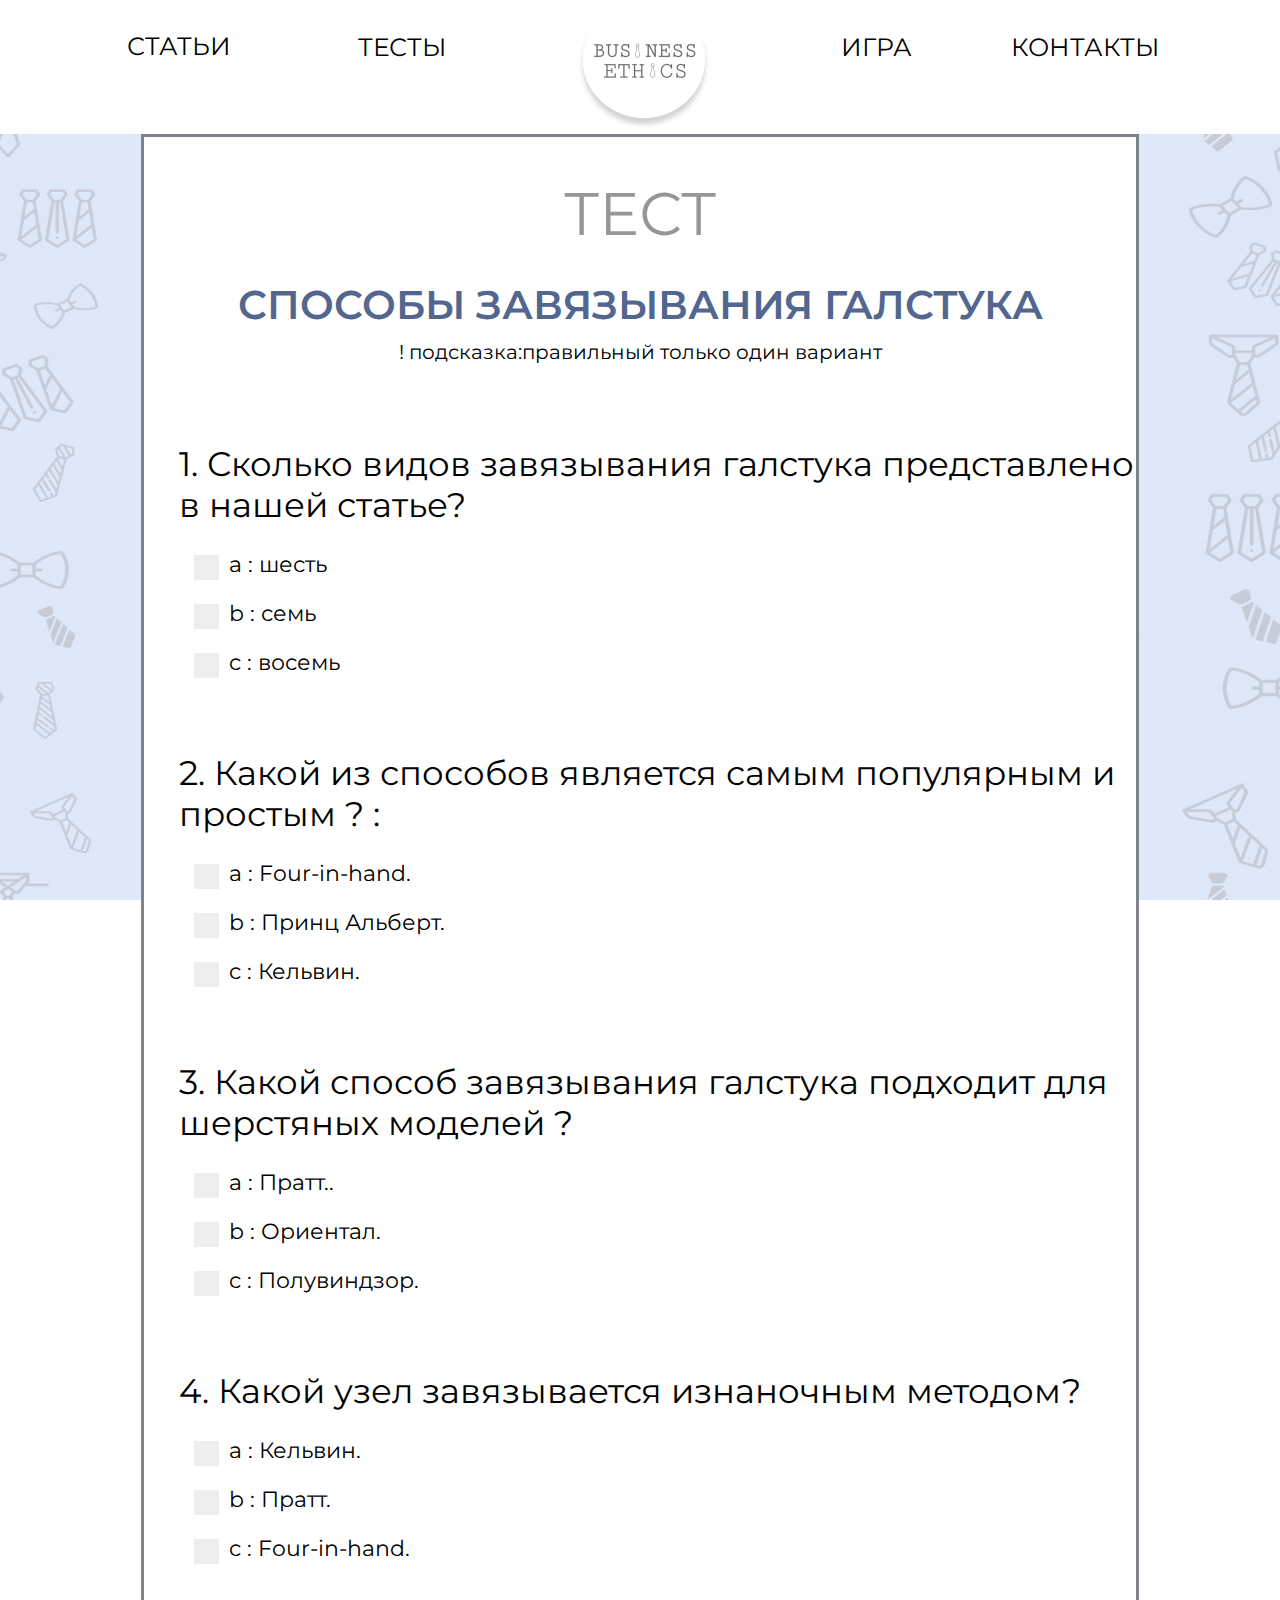
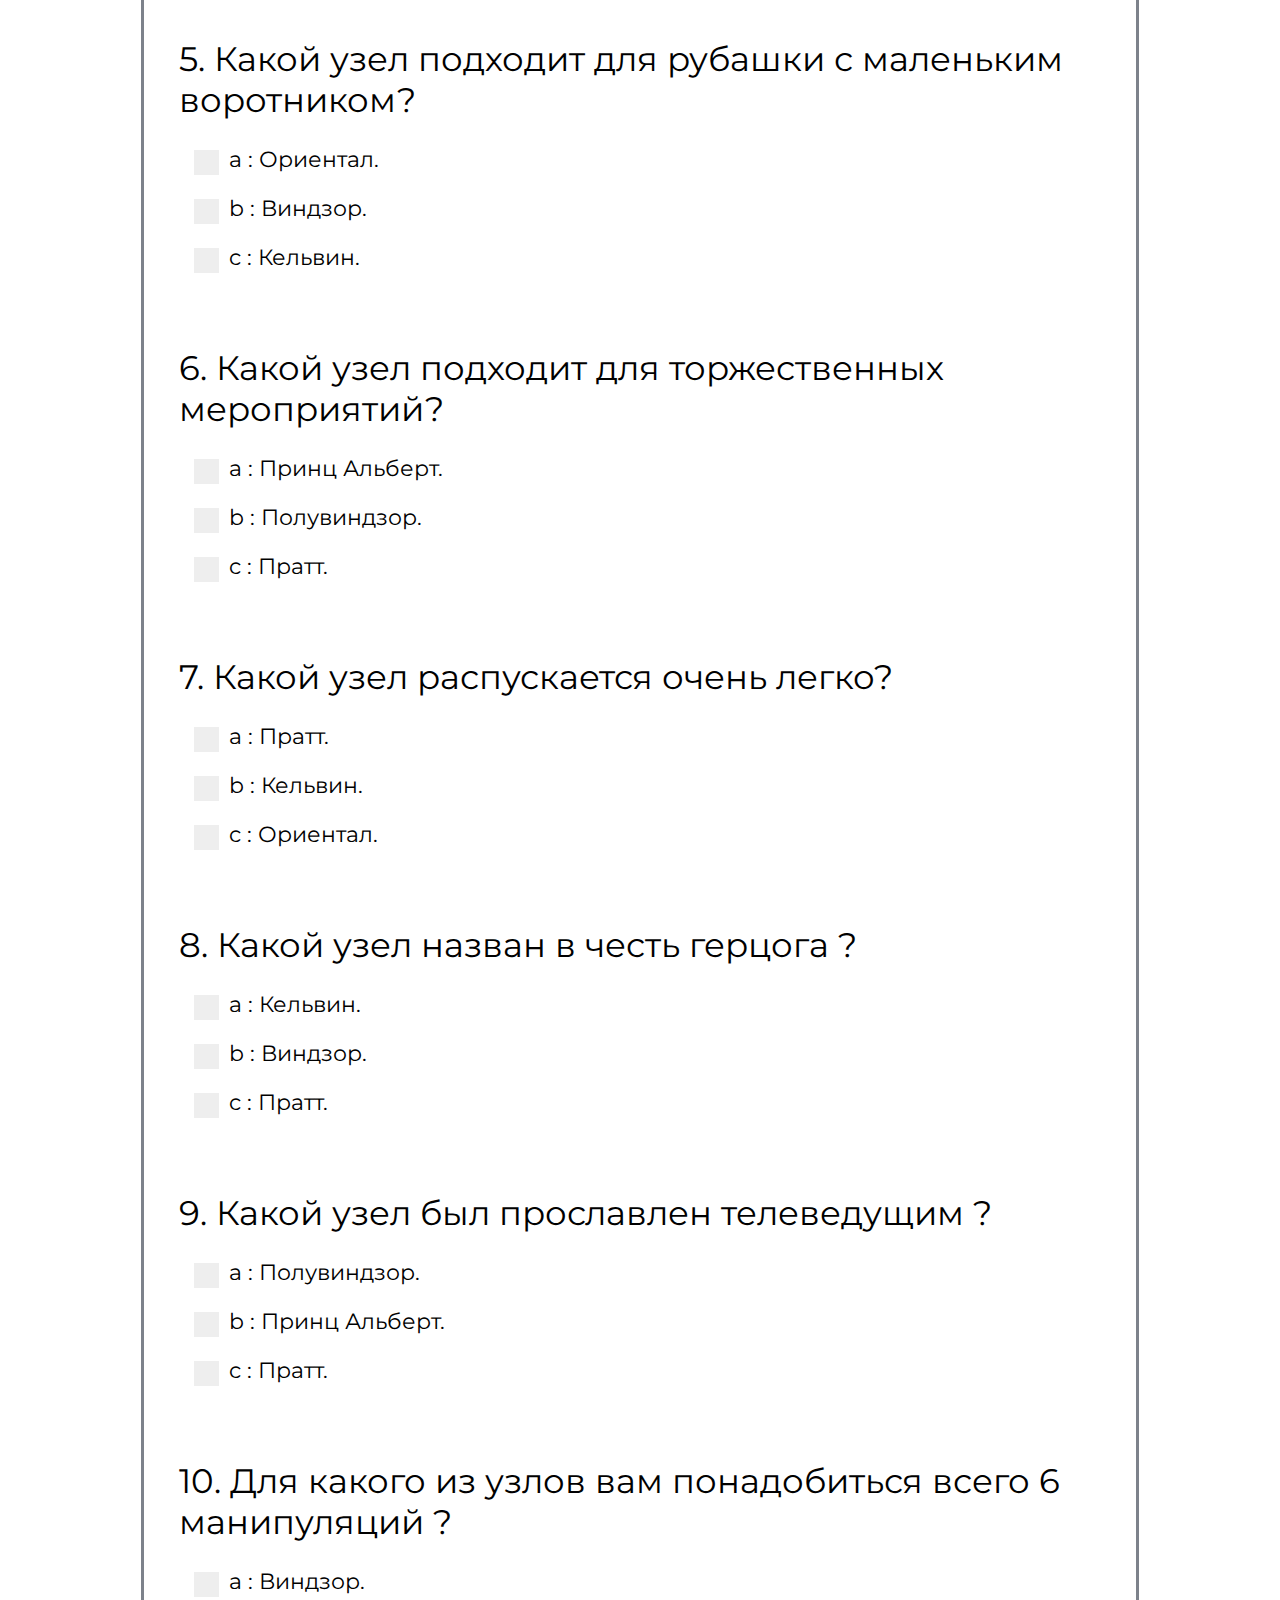
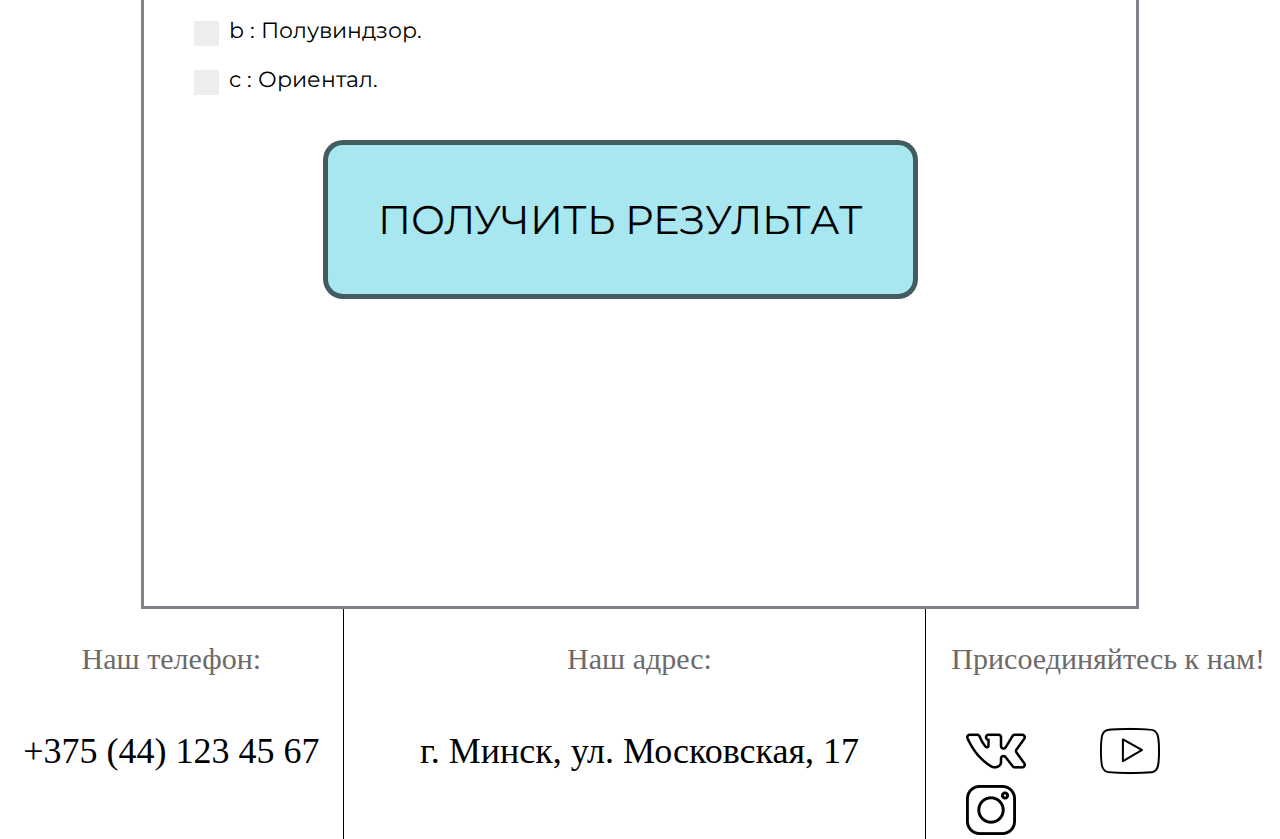
<file: t1/index.html>
<!DOCTYPE html>
<html lang="en" >
<head>
  <meta charset="UTF-8">
  <title>Тест №1</title>
  <link rel="stylesheet" href="./style.css">
  <meta name="viewport" content="width=device-width">
  <link rel="preconnect" href="https://fonts.googleapis.com">
  <link rel="preconnect" href="https://fonts.gstatic.com" crossorigin>
  <link href="https://fonts.googleapis.com/css2?family=Montserrat:wght@100;200;300;400;500;600;700;800;900&display=swap" rel="stylesheet">

</head>

    <!-- навигация -->
    <header>
  	  <nav>
  	    <div class="block1">
  	      <div class="article">
  	   <button class="article1">Статьи
  	   </button>
       <div class="article-content">
         <a href="../st1/galstyki.html" class="article11">статья №1  </a>
         <a href="../st2/women.html" class="article11">статья №2  </a>
         <a href="../st3/kostymman.html" class="article11">статья №3  </a>
         <a href="../st4/serverovka.html" class="article11">статья №4  </a>
         <a href="../st5/man.html" class="article11">статья №5  </a>
        </div>
  	  </div>
  	      <a href="#test">тесты</a>
  	    </div>
  		<div class="logo">
  			<img src="../img_links/log.png" width="134" height="130" >
  		</div>
  	    <div class="block2">
  	  <a href="#game" class="game">игра</a>
  	  <a href="../contacts/contacts.html">контакты</a>
  	    </div>
  	  </nav>
  	</header>

  <body>
	<div class="main">
  <h1>тест</h1>
  <h2>СПОСОБЫ ЗАВЯЗЫВАНИЯ ГАЛСТУКА</h2>
  <h3>! подсказка:правильный только один вариант</h3>
  <div id="quiz"></div>
  <button id="submit">Получить результат </button>
  <div id="results"></div>
    <script  src="./script.js"></script>
</div>

<footer>
  <div>
    <div class="block">
      <p class="stage1">Наш телефон:</p>
      <p>+375 (44) 123 45 67</p>
    </div>
    <div class="block">
      <p class="stage1">Наш адрес:</p>
      <p>г. Минск, ул. Московская, 17</p>
    </div>
    <div class="block2">
      <p class="stage1">Присоединяйтесь к нам!</p>
      <img src="../img_links/vk.png" alt="vk">
      <img src="../img_links/youtube.png" alt="youtube">
      <img src="../img_links/instagram.png" alt="instagram" class="instagram">


    </div>
  </div>
</footer>

  </body>
</html>
</file>
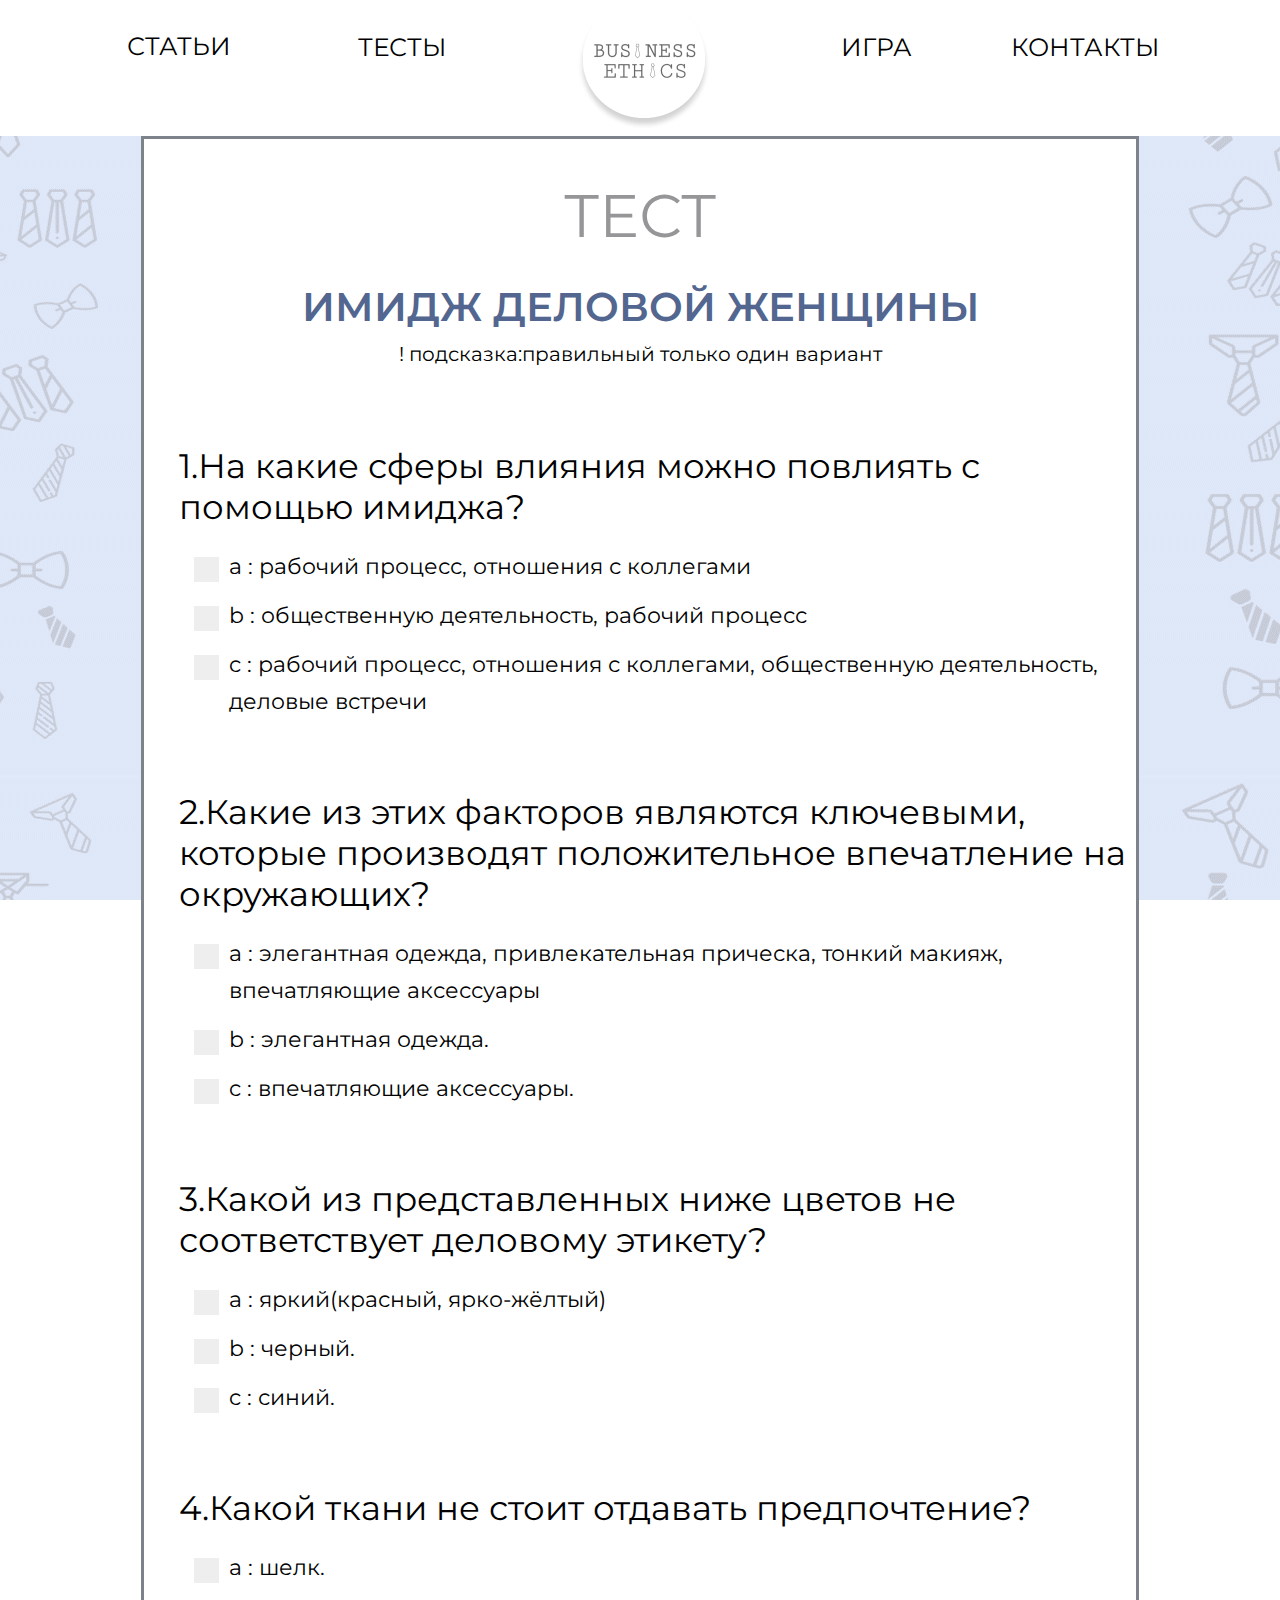
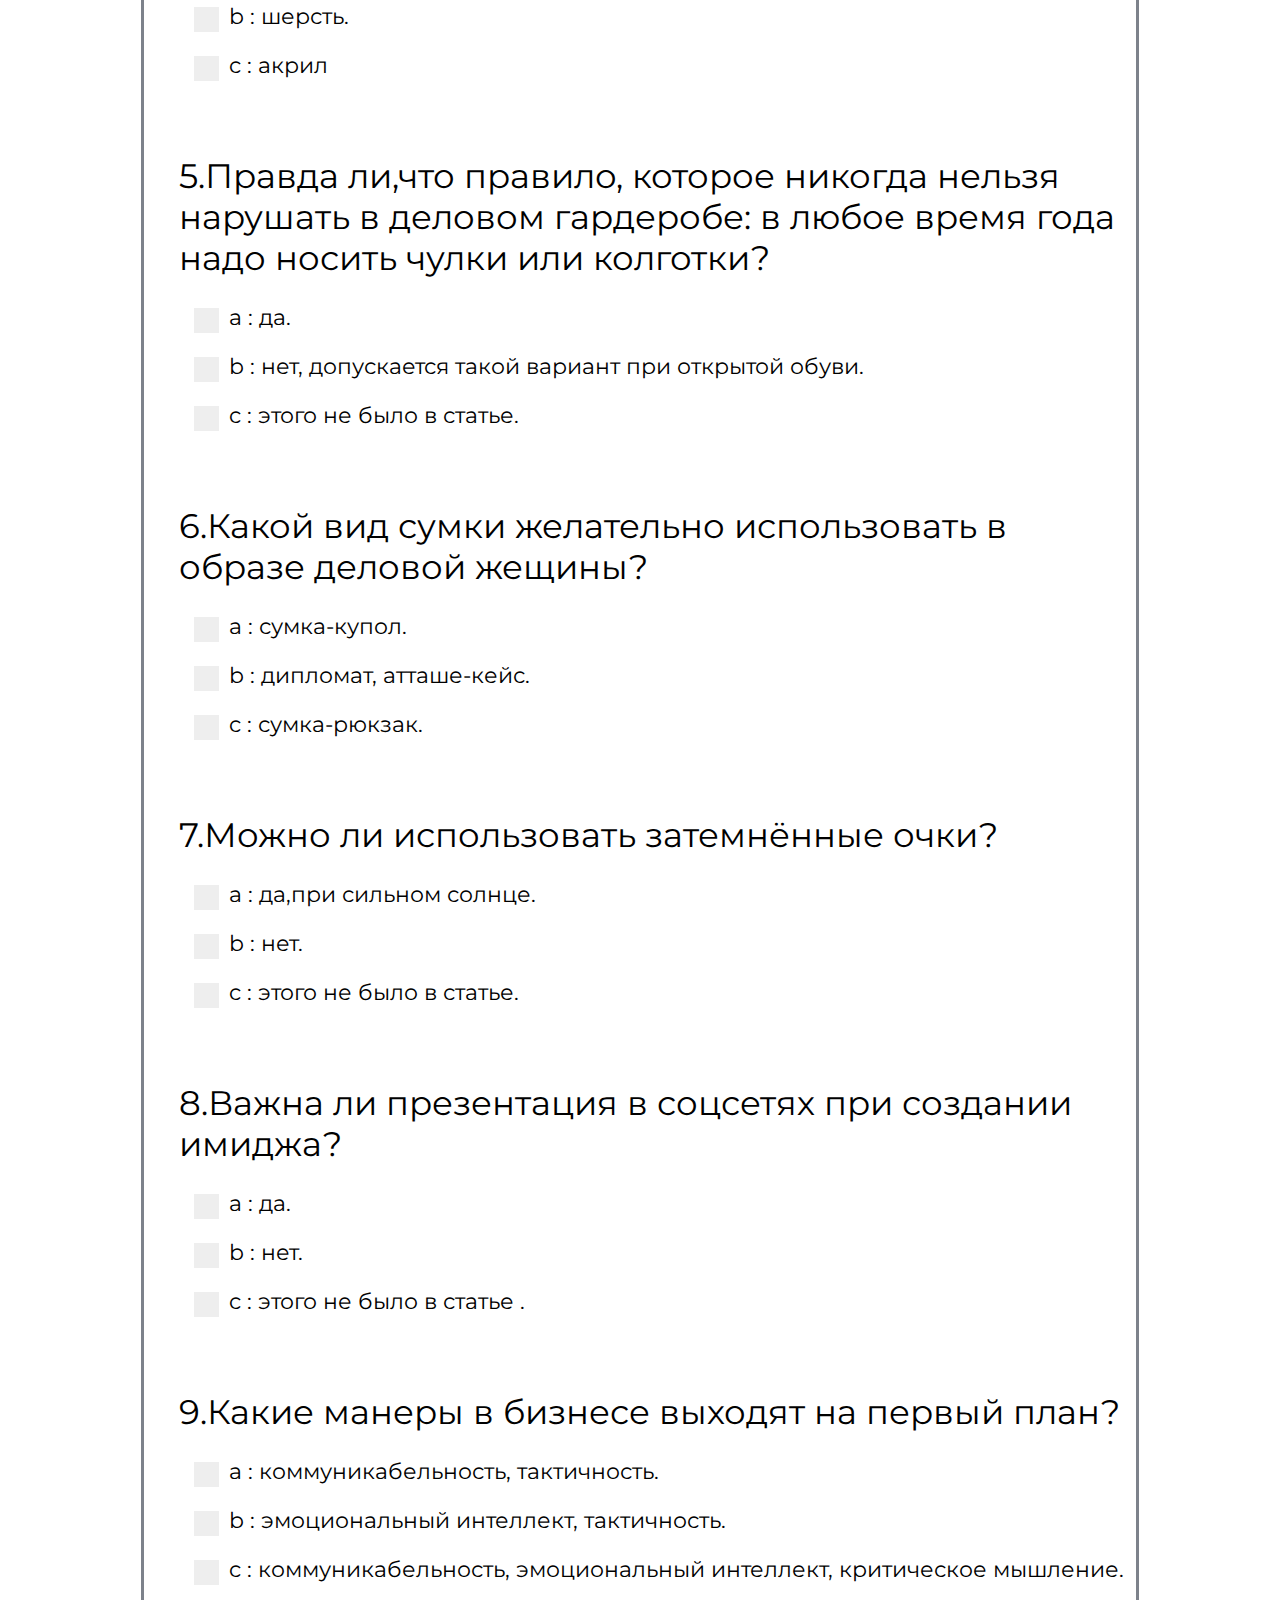
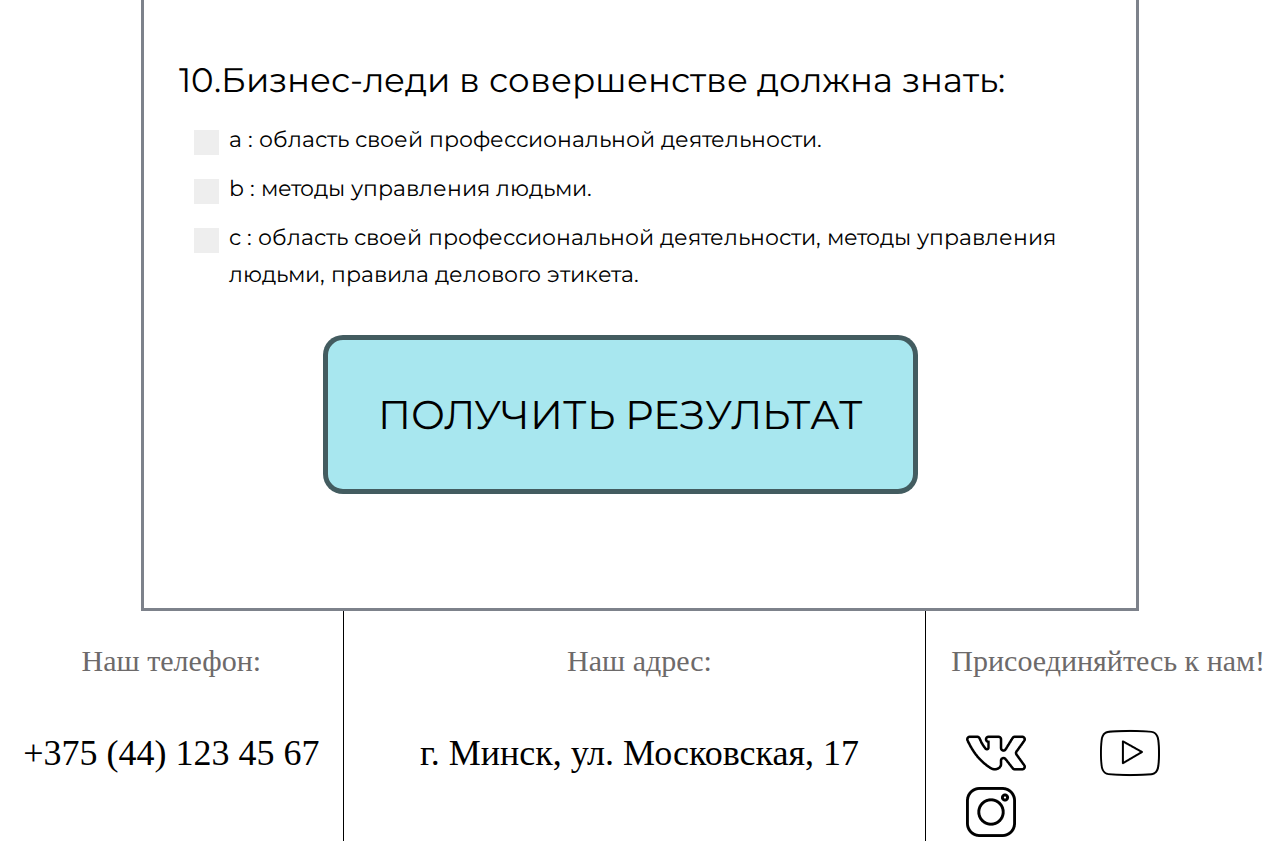
<file: t2/index.html>
<!DOCTYPE html>
<html lang="en" >
<head>
  <meta charset="UTF-8">
  <title>Тест №2</title>
  <link rel="stylesheet" href="./style.css">
  <meta name="viewport" content="width=device-width">
  <link rel="preconnect" href="https://fonts.googleapis.com">
  <link rel="preconnect" href="https://fonts.gstatic.com" crossorigin>
  <link href="https://fonts.googleapis.com/css2?family=Montserrat:wght@100;200;300;400;500;600;700;800;900&display=swap" rel="stylesheet">

</head>

    <!-- навигация -->
    <header>
      <nav>
        <div class="block1">
          <div class="article">
       <button class="article1">Статьи
       </button>
       <div class="article-content">
         <a href="../st1/galstyki.html" class="article11">статья №1  </a>
         <a href="../st2/women.html" class="article11">статья №2  </a>
         <a href="../st3/kostymman.html" class="article11">статья №3  </a>
         <a href="../st4/serverovka.html" class="article11">статья №4  </a>
         <a href="../st5/man.html" class="article11">статья №5  </a>
      </div>
      </div>
          <a href="#test">тесты</a>
        </div>
      <div class="logo">

        <a href="../index.html"><img src="../img_links/log.png" width="134" height="130"></a>

      </div>
        <div class="block2">
      <a href="#game" class="game">игра</a>

      <a href="../contacts/contacts.html">контакты</a>
        </div>
      </nav>
    </header>

  <body>
	<div class="main">
  <h1>тест</h1>
  <h2>ИМИДЖ ДЕЛОВОЙ ЖЕНЩИНЫ</h2>
  <h3>! подсказка:правильный только один вариант</h3>
  <div id="quiz"></div>
  <button id="submit">Получить результат </button>
  <div id="results"></div>
    <script  src="./script.js"></script>
</div>

<footer>
  <div>
    <div class="block">
      <p class="stage1">Наш телефон:</p>
      <p>+375 (44) 123 45 67</p>
    </div>
    <div class="block">
      <p class="stage1">Наш адрес:</p>
      <p>г. Минск, ул. Московская, 17</p>
    </div>
    <div class="block2">
      <p class="stage1">Присоединяйтесь к нам!</p>
      <img src="../img_links/vk.png" alt="vk">
      <img src="../img_links/youtube.png" alt="youtube">
      <img src="../img_links/instagram.png" alt="instagram" class="instagram">


    </div>
  </div>
</footer>

  </body>
</html>
</file>
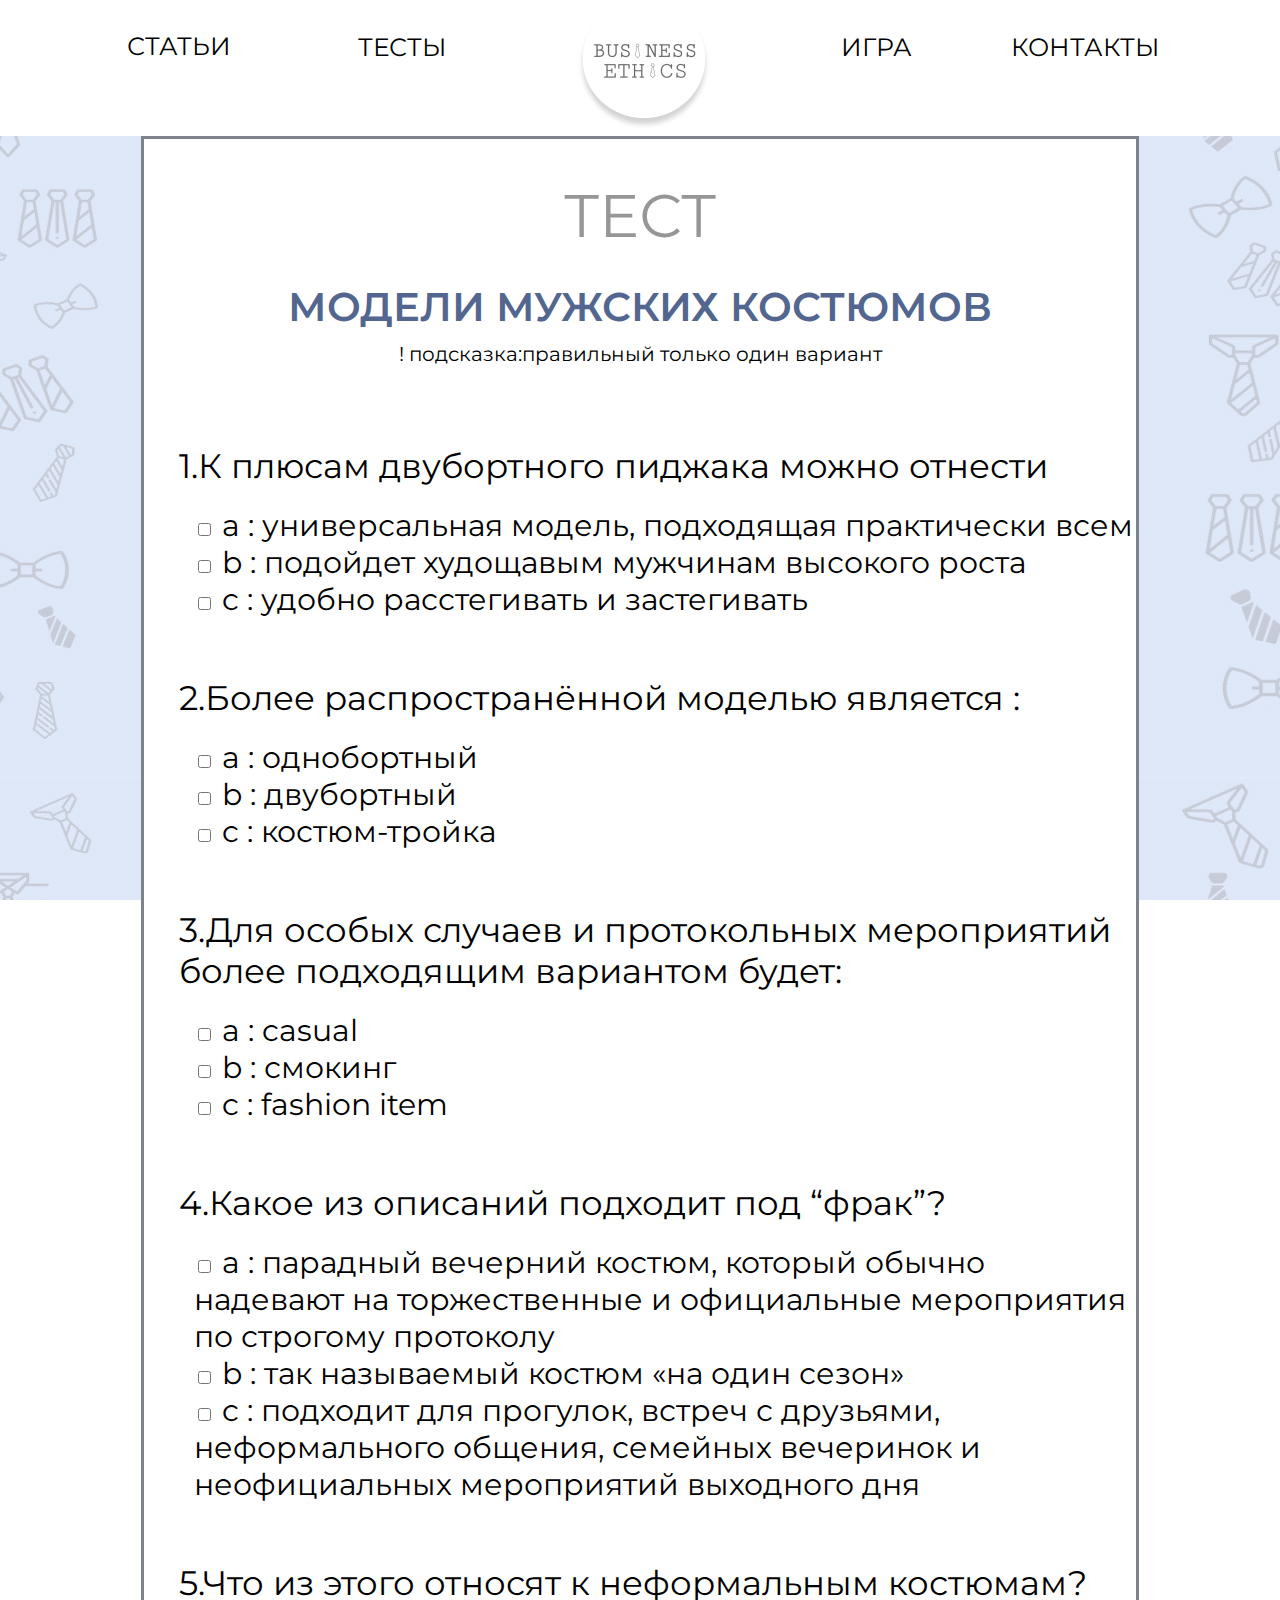
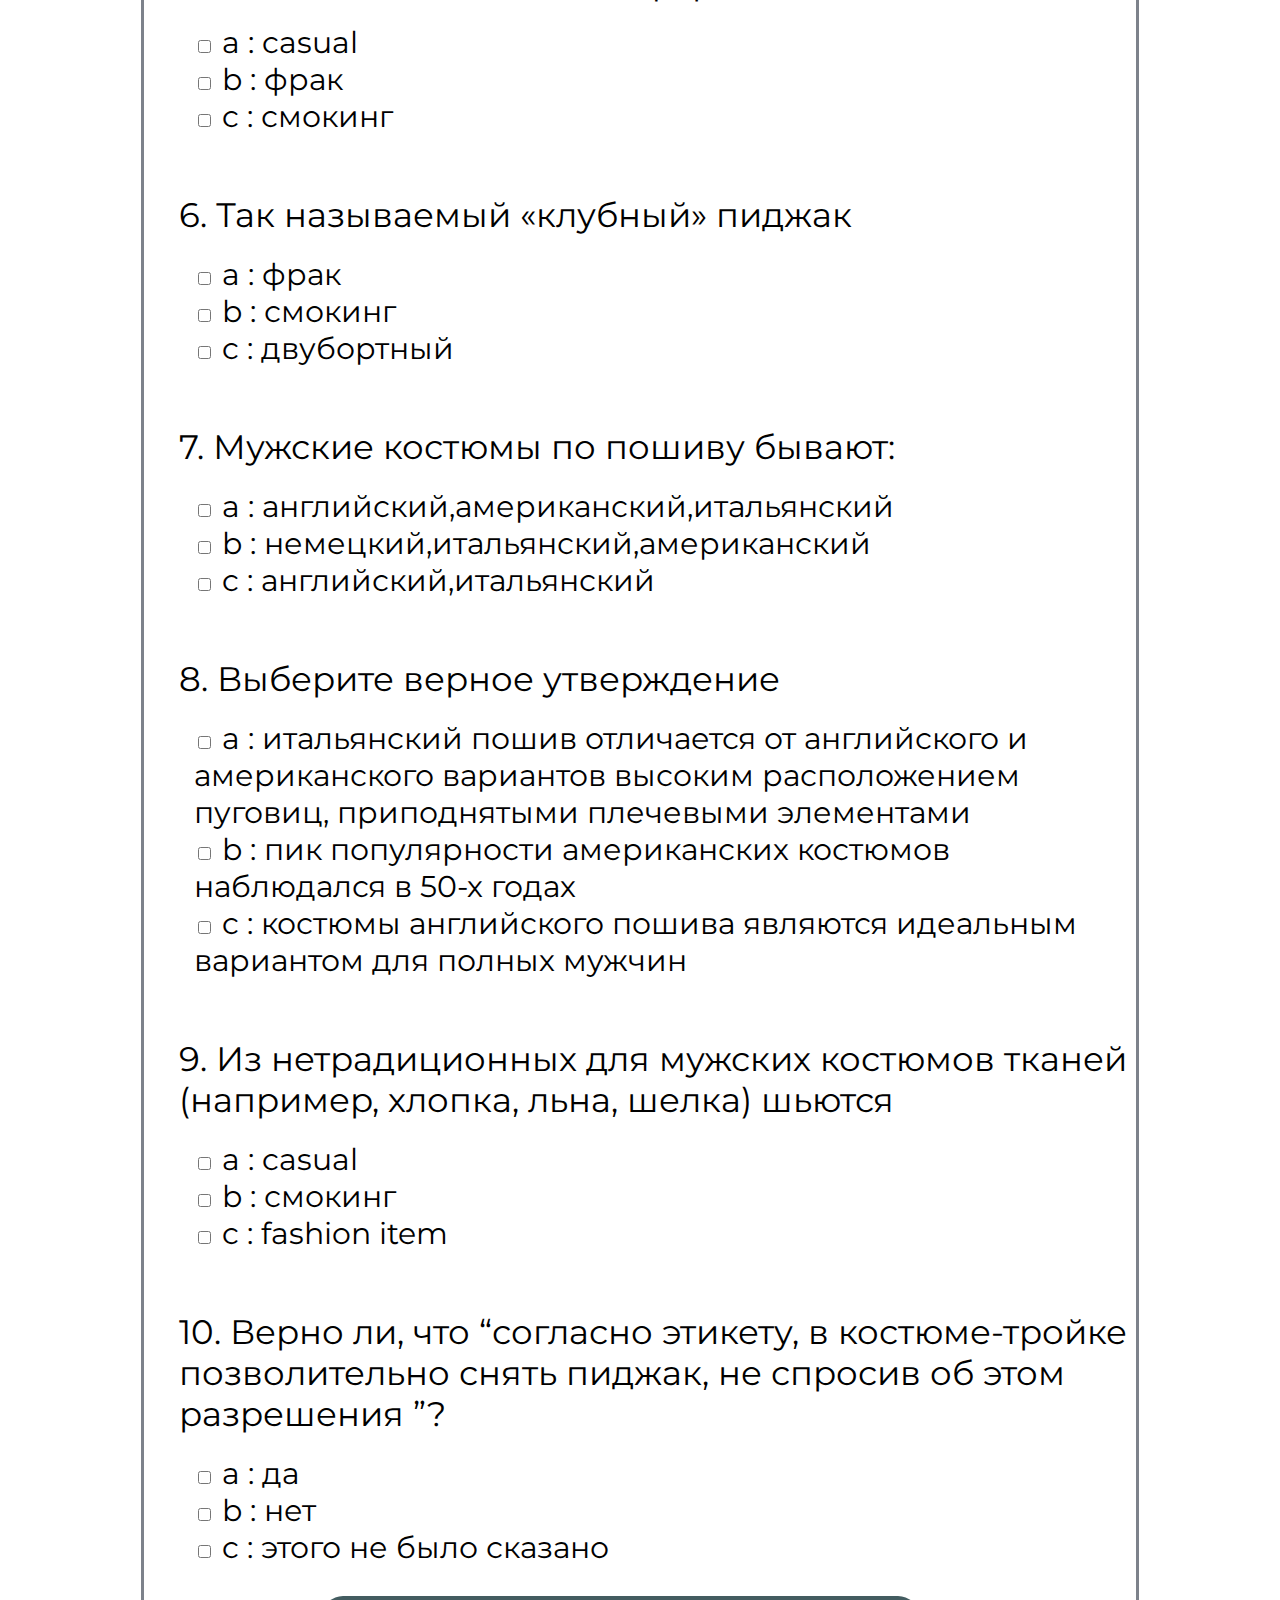
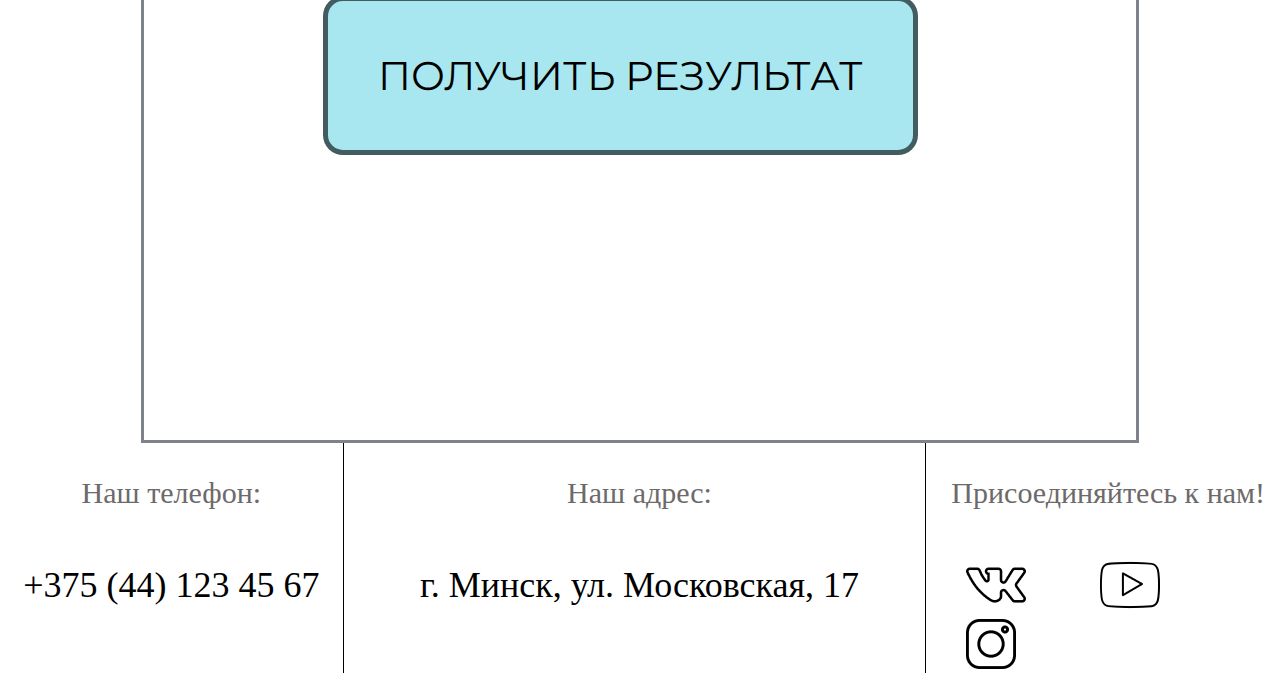
<file: t3/index.html>
<!DOCTYPE html>
<html lang="en" >
<head>
  <meta charset="UTF-8">
  <title>Тест №3</title>
  <link rel="stylesheet" href="./style.css">
  <meta name="viewport" content="width=device-width">
  <link rel="preconnect" href="https://fonts.googleapis.com">
  <link rel="preconnect" href="https://fonts.gstatic.com" crossorigin>
  <link href="https://fonts.googleapis.com/css2?family=Montserrat:wght@100;200;300;400;500;600;700;800;900&display=swap" rel="stylesheet">

</head>
<!-- навигация -->
<header>
  <nav>
    <div class="block1">
      <div class="article">
   <button class="article1">Статьи
   </button>
   <div class="article-content">
     <a href="../st1/galstyki.html" class="article11">статья №1  </a>
     <a href="../st2/women.html" class="article11">статья №2  </a>
     <a href="../st3/kostymman.html" class="article11">статья №3  </a>
     <a href="../st4/serverovka.html" class="article11">статья №4  </a>
     <a href="../st5/man.html" class="article11">статья №5  </a>
  </div>
  </div>
      <a href="#test">тесты</a>
    </div>
  <div class="logo">

    <a href="../index.html"><img src="../img_links/log.png" width="134" height="130"></a>

  </div>
    <div class="block2">
  <a href="#game" class="game">игра</a>

  <a href="../contacts/contacts.html">контакты</a>
    </div>
  </nav>
</header>


  <body>
	<div class="main">
  <h1>тест</h1>
  <h2>МОДЕЛИ МУЖСКИХ КОСТЮМОВ</h2>
  <h3>! подсказка:правильный только один вариант</h3>
  <div id="quiz"></div>
  <button id="submit">Получить результат </button>
  <div id="results"></div>
    <script  src="./script.js"></script>
</div>

<footer>
  <div>
    <div class="block">
      <p class="stage1">Наш телефон:</p>
      <p>+375 (44) 123 45 67</p>
    </div>
    <div class="block">
      <p class="stage1">Наш адрес:</p>
      <p>г. Минск, ул. Московская, 17</p>
    </div>
    <div class="block2">
      <p class="stage1">Присоединяйтесь к нам!</p>
      <img src="../img_links/vk.png" alt="vk">
      <img src="../img_links/youtube.png" alt="youtube">
      <img src="../img_links/instagram.png" alt="instagram" class="instagram">


    </div>
  </div>
</footer>

  </body>
</html>
</file>
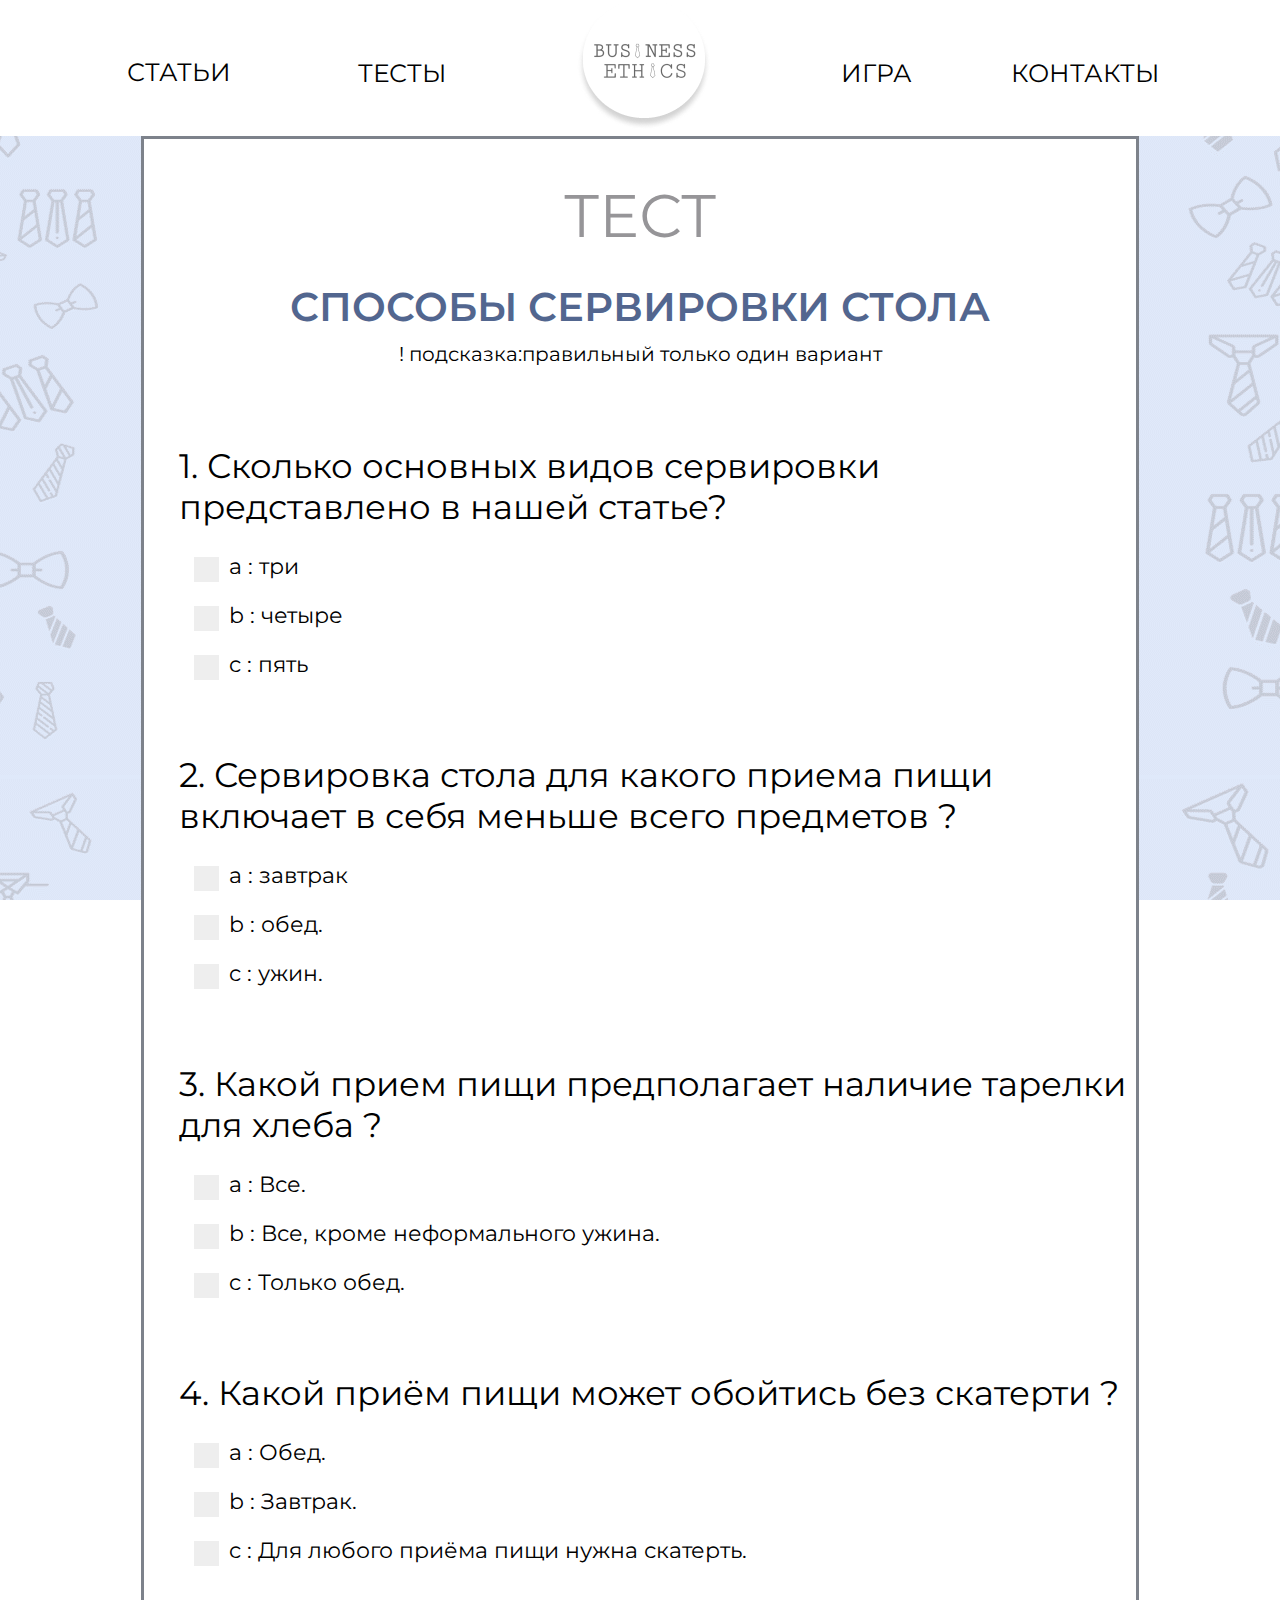
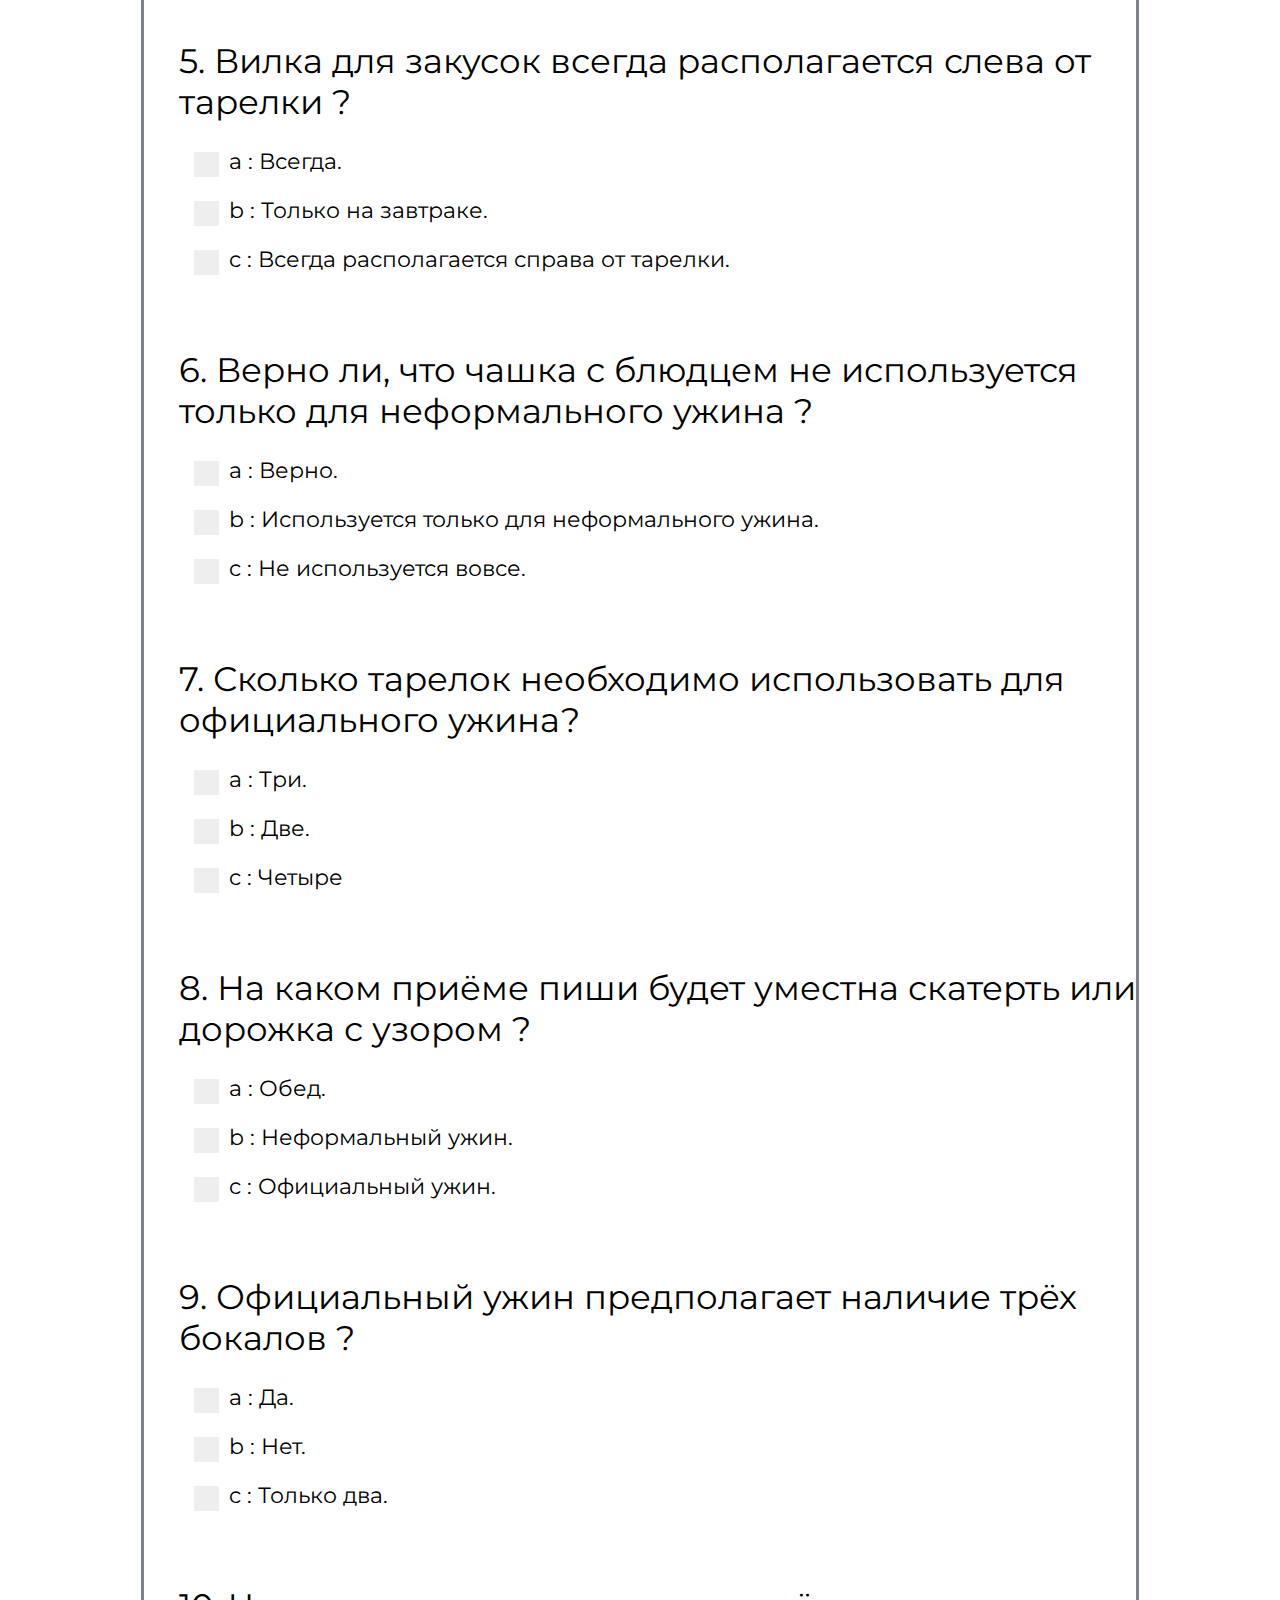
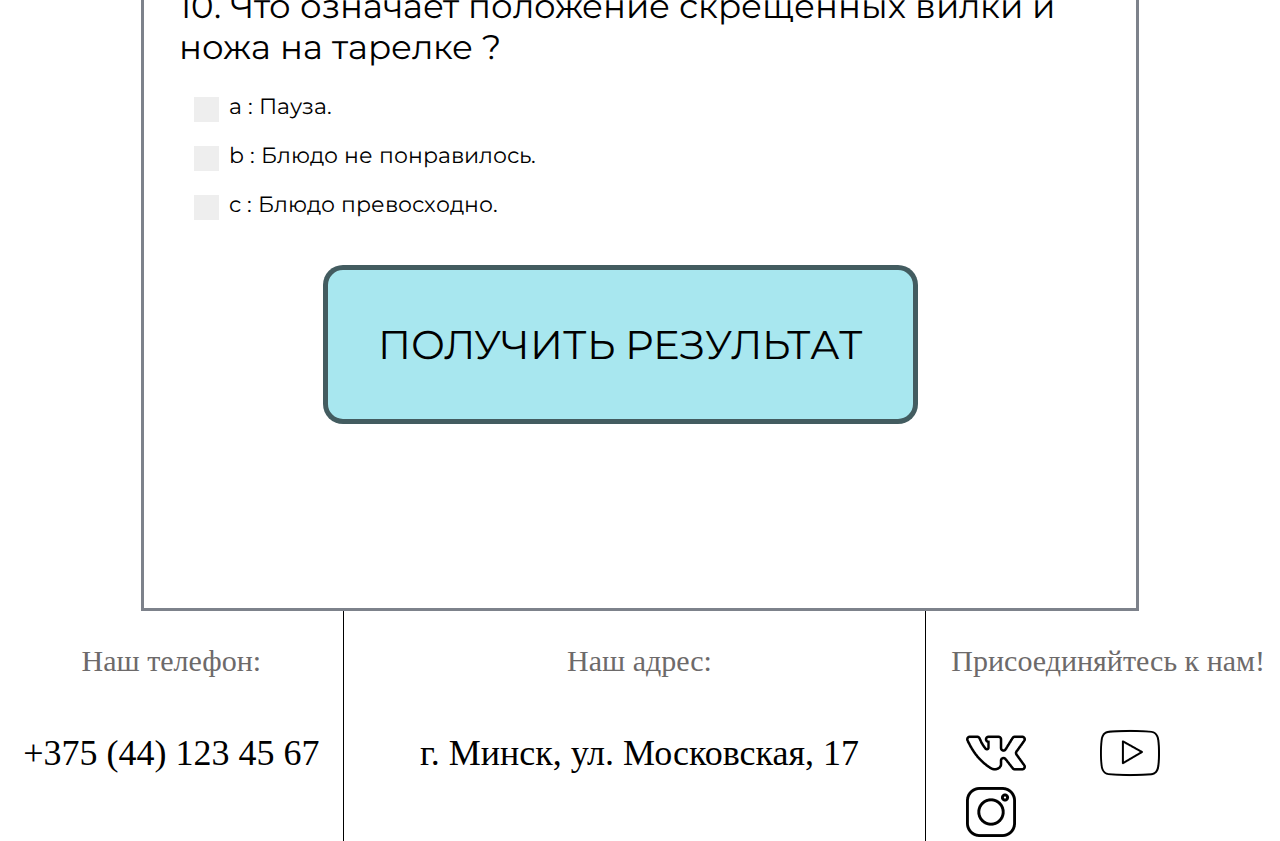
<file: t4/index.html>
<!DOCTYPE html>
<html lang="en" >
<head>
  <meta charset="UTF-8">
  <title>Тест №4</title>
  <link rel="stylesheet" href="./style.css">
  <meta name="viewport" content="width=device-width">
  <link rel="preconnect" href="https://fonts.googleapis.com">
  <link rel="preconnect" href="https://fonts.gstatic.com" crossorigin>
  <link href="https://fonts.googleapis.com/css2?family=Montserrat:wght@100;200;300;400;500;600;700;800;900&display=swap" rel="stylesheet">

</head>

    <!-- навигация -->
    <header>
      <nav>
        <div class="block1">
          <div class="article">
       <button class="article1">Статьи
       </button>
       <div class="article-content">
         <a href="../st1/galstyki.html" class="article11">статья №1  </a>
         <a href="../st2/women.html" class="article11">статья №2  </a>
         <a href="../st3/kostymman.html" class="article11">статья №3  </a>
         <a href="../st4/serverovka.html" class="article11">статья №4  </a>
         <a href="../st5/man.html" class="article11">статья №5  </a>
      </div>
      </div>
          <a href="#test">тесты</a>
        </div>
      <div class="logo">

        <a href="../index.html"><img src="../img_links/log.png" width="134" height="130"></a>

      </div>
        <div class="block2">
      <a href="#game" class="game">игра</a>

      <a href="../contacts/contacts.html">контакты</a>
        </div>
      </nav>
    </header>

  <body>
	<div class="main">
  <h1>тест</h1>
  <h2>СПОСОБЫ СЕРВИРОВКИ СТОЛА</h2>
  <h3>! подсказка:правильный только один вариант</h3>
  <div id="quiz"></div>
  <button id="submit">Получить результат </button>
  <div id="results"></div>
    <script  src="./script.js"></script>
</div>

<footer>
  <div>
    <div class="block">
      <p class="stage1">Наш телефон:</p>
      <p>+375 (44) 123 45 67</p>
    </div>
    <div class="block">
      <p class="stage1">Наш адрес:</p>
      <p>г. Минск, ул. Московская, 17</p>
    </div>
    <div class="block2">
      <p class="stage1">Присоединяйтесь к нам!</p>
      <img src="../img_links/vk.png" alt="vk">
      <img src="../img_links/youtube.png" alt="youtube">
      <img src="../img_links/instagram.png" alt="instagram" class="instagram">


    </div>
  </div>
</footer>

  </body>
</html>
</file>
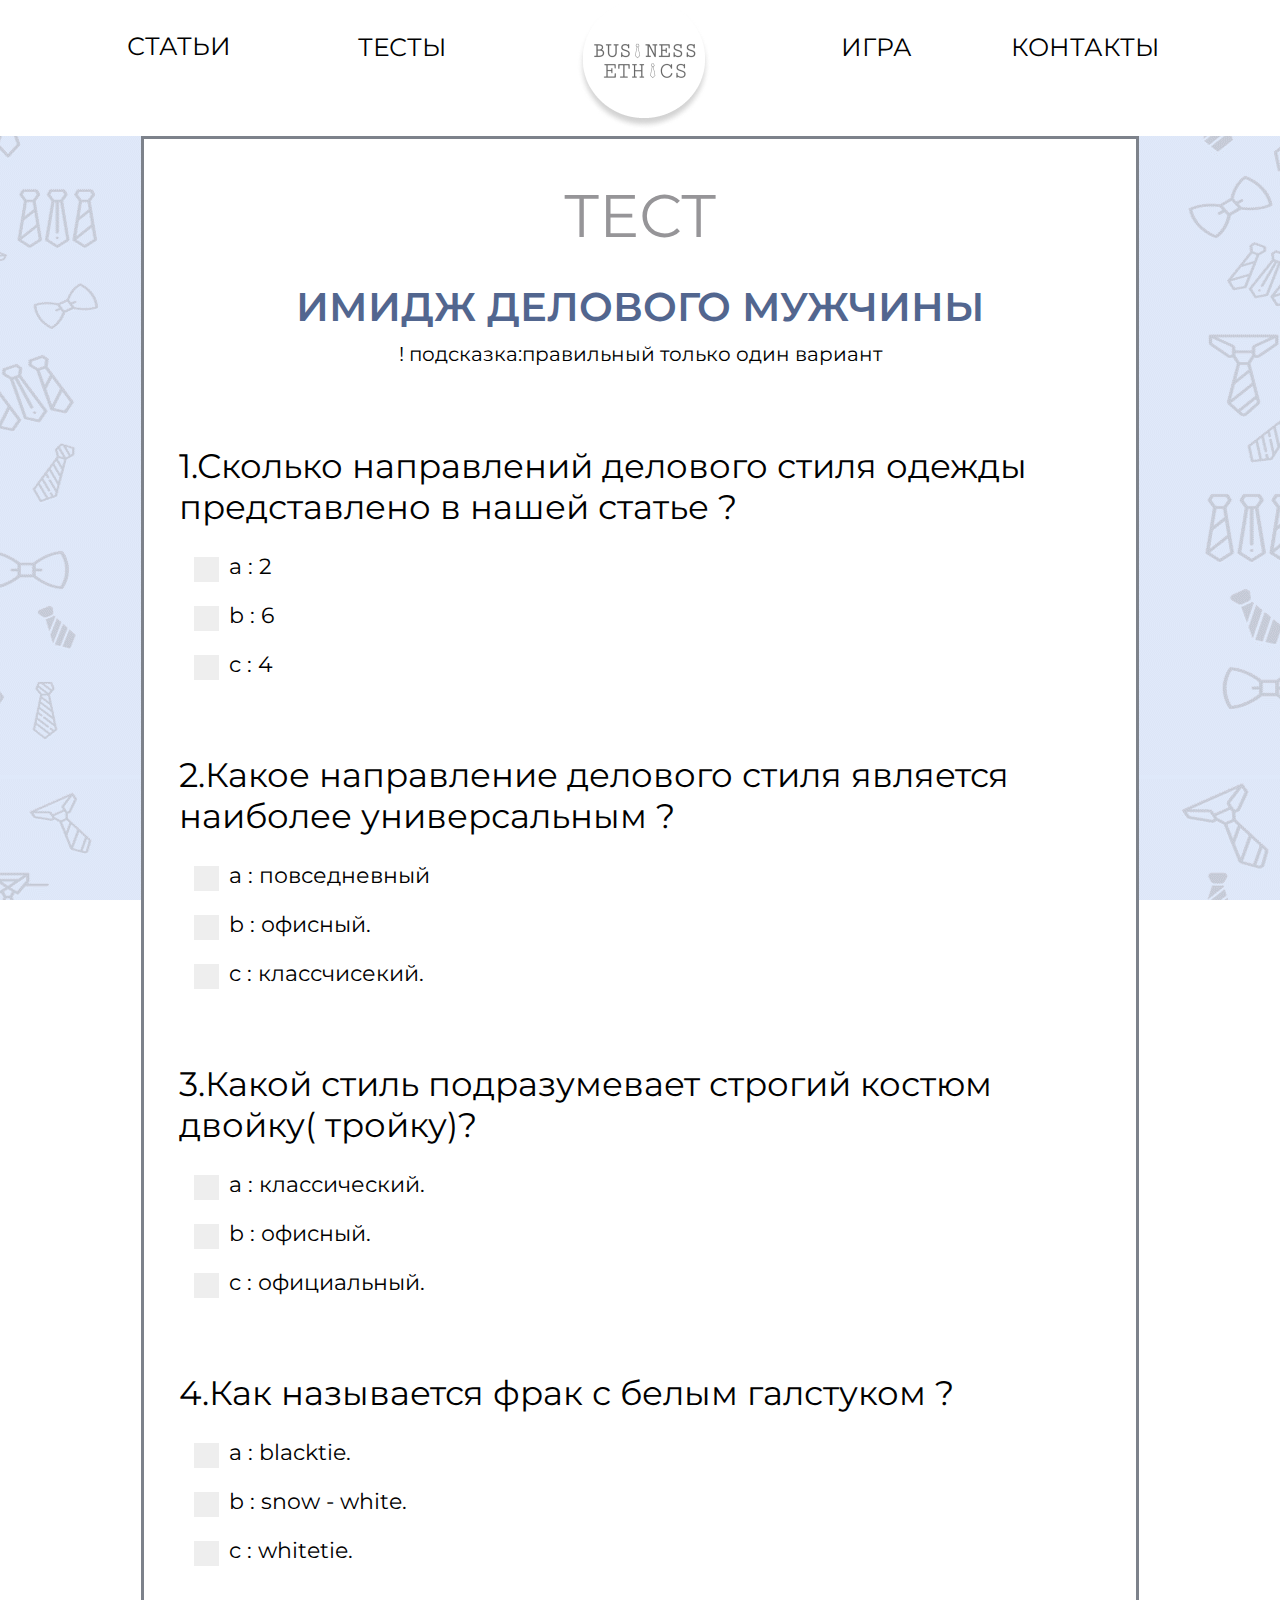
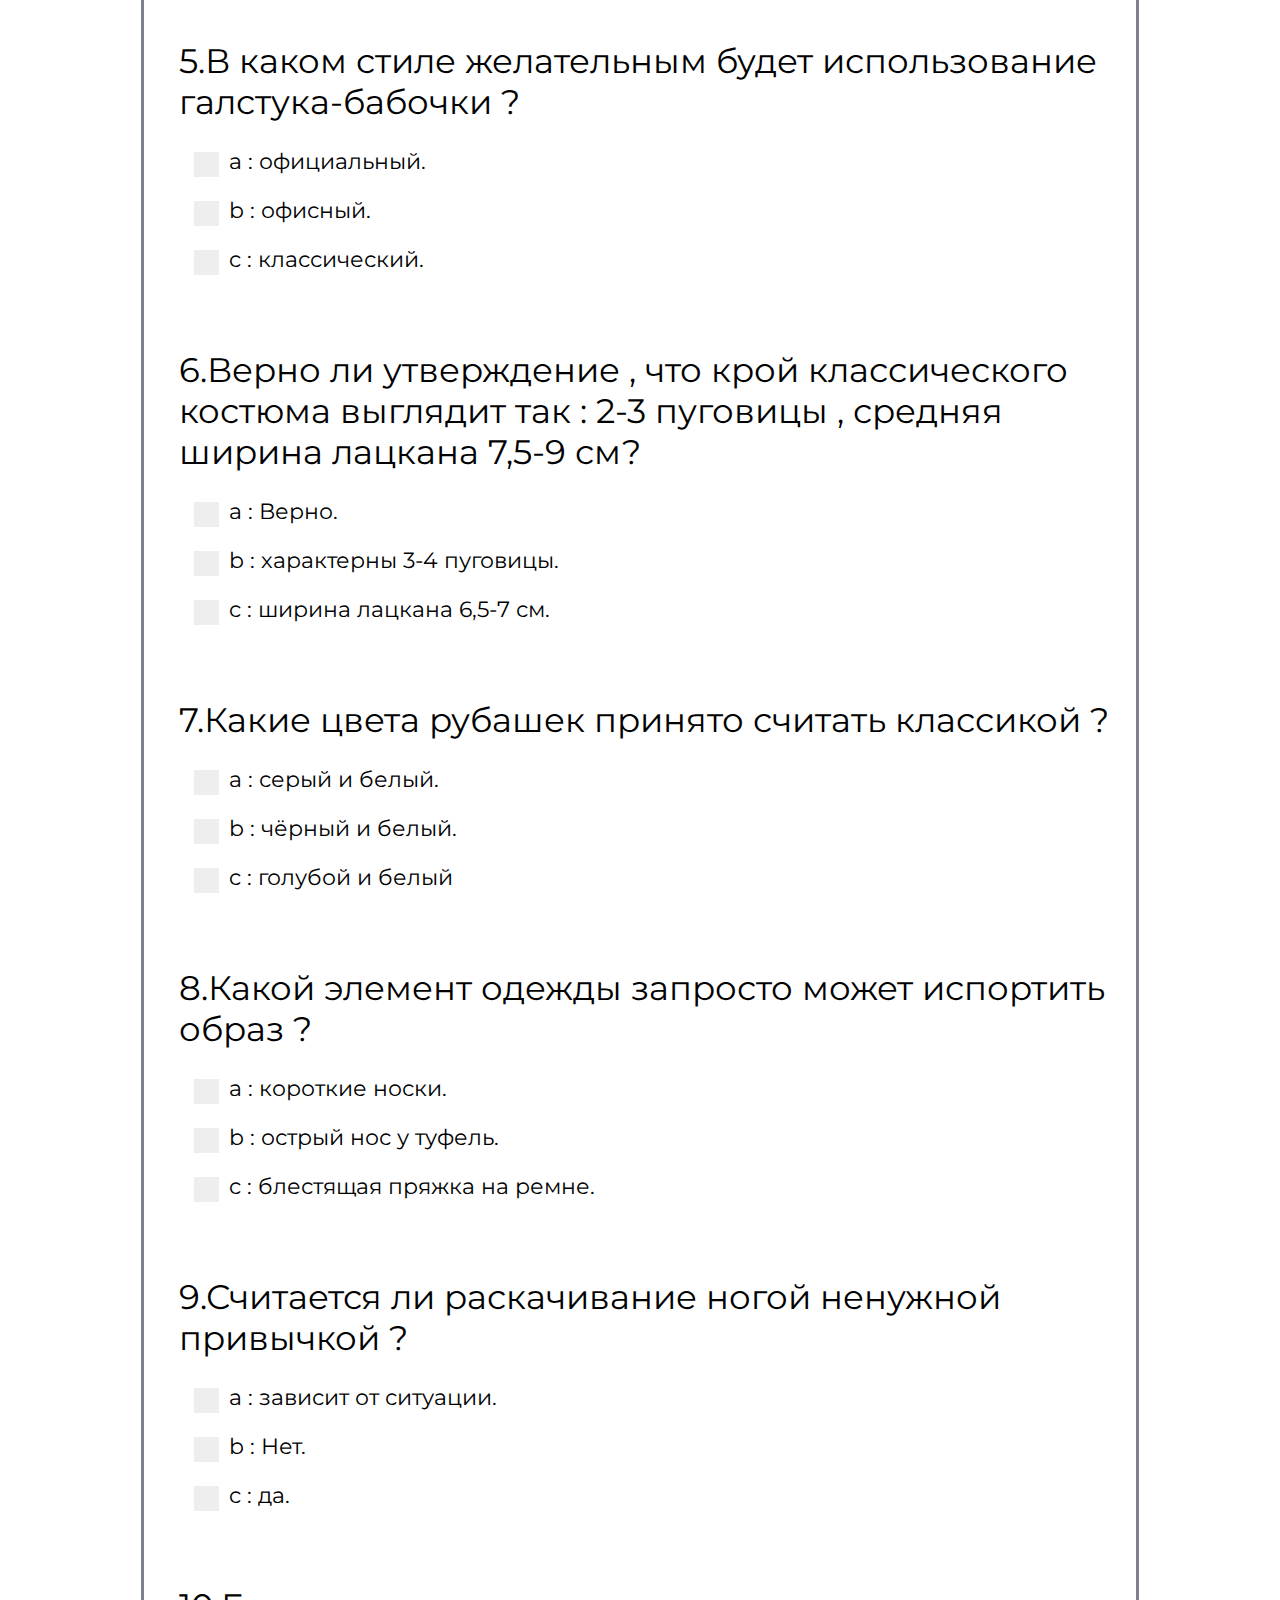
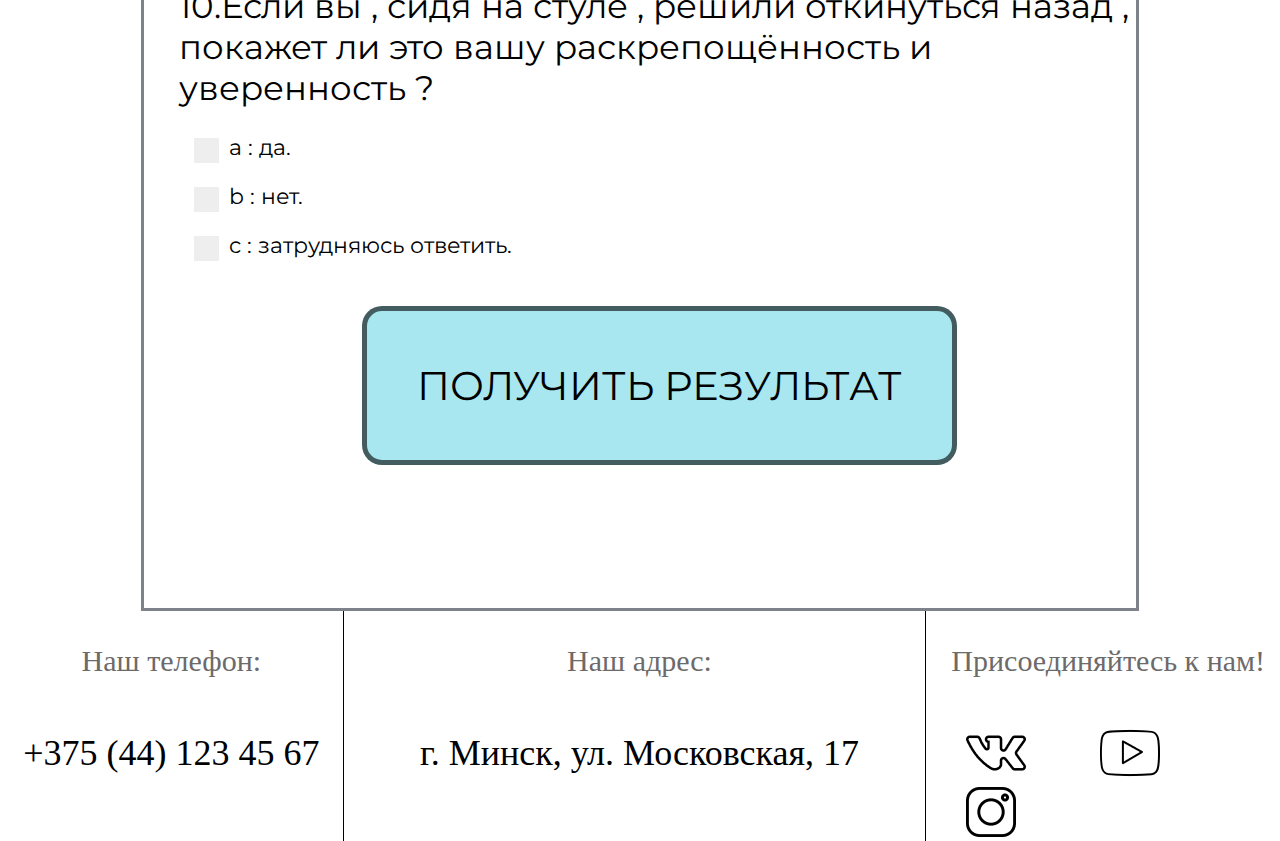
<file: t5/index.html>
<!DOCTYPE html>
<html lang="en" >
<head>
  <meta charset="UTF-8">
  <title>Тест №5</title>
  <link rel="stylesheet" href="./style.css">
  <meta name="viewport" content="width=device-width">
  <link rel="preconnect" href="https://fonts.googleapis.com">
  <link rel="preconnect" href="https://fonts.gstatic.com" crossorigin>
  <link href="https://fonts.googleapis.com/css2?family=Montserrat:wght@100;200;300;400;500;600;700;800;900&display=swap" rel="stylesheet">

</head>

    <!-- навигация -->
    <header>
      <nav>
        <div class="block1">
          <div class="article">
       <button class="article1">Статьи
       </button>
       <div class="article-content">
         <a href="../st1/galstyki.html" class="article11">статья №1  </a>
         <a href="../st2/women.html" class="article11">статья №2  </a>
         <a href="../st3/kostymman.html" class="article11">статья №3  </a>
         <a href="../st4/serverovka.html" class="article11">статья №4  </a>
         <a href="../st5/man.html" class="article11">статья №5  </a>
      </div>
      </div>
          <a href="#test">тесты</a>
        </div>
      <div class="logo">

        <a href="../index.html"><img src="../img_links/log.png" width="134" height="130"></a>

      </div>
        <div class="block2">
      <a href="#game" class="game">игра</a>

      <a href="../contacts/contacts.html">контакты</a>
        </div>
      </nav>
    </header>

  <body>
	<div class="main">
  <h1>тест</h1>
  <h2>ИМИДЖ ДЕЛОВОГО МУЖЧИНЫ</h2>
  <h3>! подсказка:правильный только один вариант</h3>
  <div id="quiz"></div>
  <button id="submit">Получить результат </button>
  <div id="results"></div>
    <script  src="./script.js"></script>
</div>

<footer>
  <div>
    <div class="block">
      <p class="stage1">Наш телефон:</p>
      <p>+375 (44) 123 45 67</p>
    </div>
    <div class="block">
      <p class="stage1">Наш адрес:</p>
      <p>г. Минск, ул. Московская, 17</p>
    </div>
    <div class="block2">
      <p class="stage1">Присоединяйтесь к нам!</p>
      <img src="../img_links/vk.png" alt="vk">
      <img src="../img_links/youtube.png" alt="youtube">
      <img src="../img_links/instagram.png" alt="instagram" class="instagram">


    </div>
  </div>
</footer>

  </body>
</html>
</file>
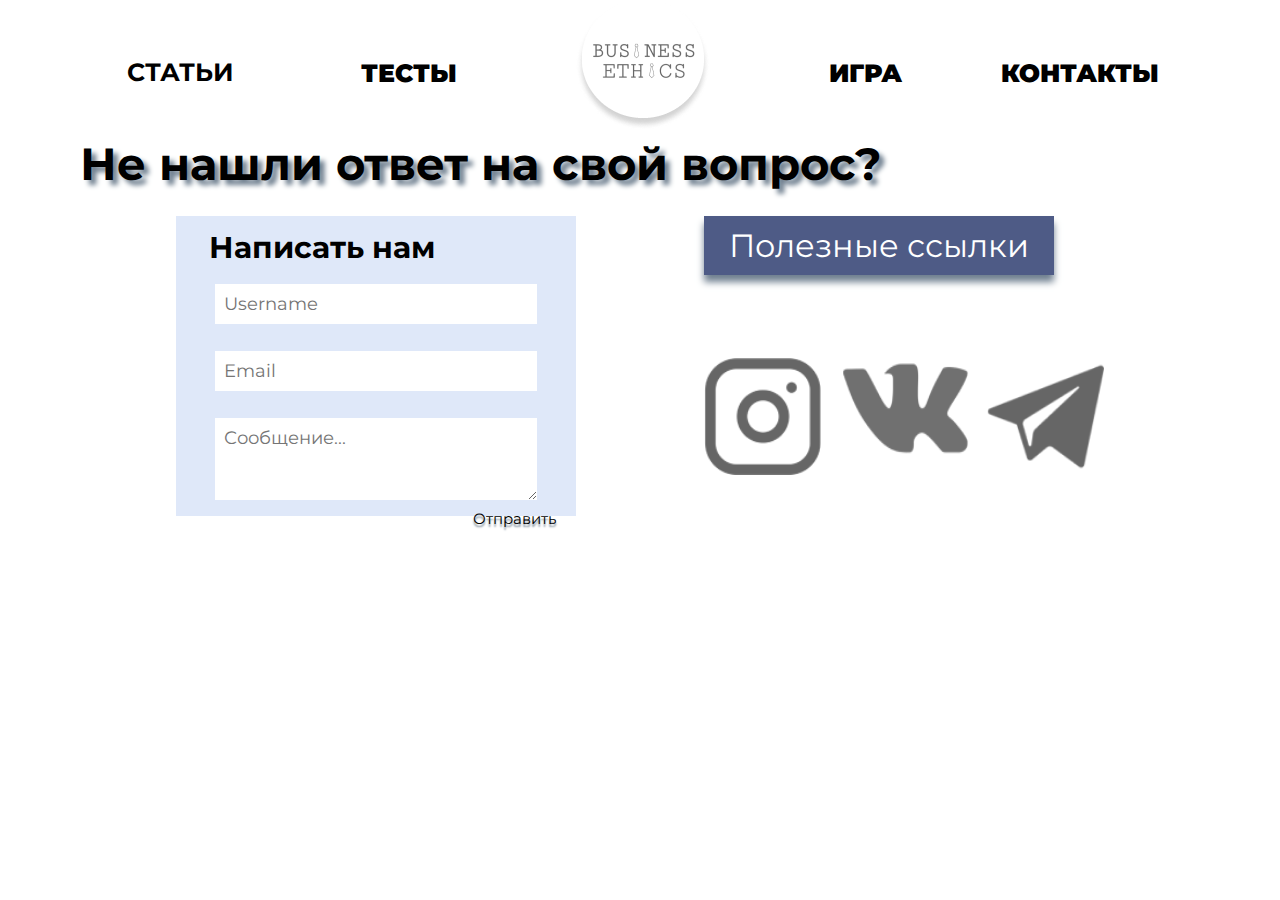
<file: contacts/contacts.html>
<!DOCTYPE html>
<html lang="en">
<head>
<meta char="UTF-8">
<meta name="viewport" content="width=device-width, initial-scale=1">
<link href="style.css" rel="stylesheet" href="style.css">
<link href="https://fonts.googleapis.com/css2?family=Inter:
wght@100&family=Montserrat:wght@100&display=swap"
rel="stylesheet">
<title>Контакты</title>
</head>
<body>

<!-- header -->
<header>
  <nav>
    <div class="block1">
      <div class="article">
   <button class="article1">Статьи
   </button>
   <div class="article-content">
     <a href="../st1/galstyki.html" class="article11">статья №1  </a>
     <a href="../st2/women.html" class="article11">статья №2  </a>
     <a href="../st3/kostymman.html" class="article11">статья №3  </a>
     <a href="../st4/serverovka.html" class="article11">статья №4  </a>
     <a href="../st5/man.html" class="article11">статья №5  </a>
  </div>
  </div>
      <a href="#test">тесты</a>
    </div>
  <div class="logo">

    <a href="../index.html"><img src="../img_links/log.png" width="134" height="130"></a>

  </div>
    <div class="block2">
  <a href="#game" class="game">игра</a>

  <a href="../contacts/contacts.html">контакты</a>
    </div>
  </nav>
</header>


<!-- contacts -->
<div class="contacts">

    <div class="v"> Не нашли ответ на свой вопрос?</div>

<!-- форма и ссылки -->
  <div class="cont">


          <div class="table">
            <div class="background">
              <div class="name__v">Написать нам</div>
                                <!-- <form action=""> -->
                <div class="forma">

                    <input type="text"  placeholder="Username">
                    <input type="text"   placeholder="Email">
                    <textarea   placeholder="Сообщение..."
                    style="height:100px"></textarea>
                                  <!-- </form> -->
                </div>

                <a  class="send" href="#main">Отправить</a>
                <a href="#" id="main">
                  <div class="sps" id="okno">
                  Ваше сообщение отправлено, спасибо
                  </div></a>

              </div>
            </div>





<!-- ссылки -->

        <div class="links">

          <div class="knopka">
            <div class="knopka1">Полезные ссылки </div>

             <div class="knopka-content">
                <a href="#knopka" class="knopka11">Ссылка №1  </a>
                <a href="#knopka" class="knopka11">Ссылка №2  </a>
                <a href="#knopka" class="knopka11">Ссылка №3  </a>
                <a href="#knopka" class="knopka11">Ссылка №4  </a>
              </div>
            </div>

                <div class="sites">
                  <img class="inst" src="images/insta.png" align="">
                  <img class="vk" src="images/vk.png" align="">
                  <img class="telega" src="images/telega.png" align="">
                </div>

       </div>




</div>


<!-- map -->

    <div class="geolocation">
      <iframe src="https://www.google.com/maps/embed?pb=!1m18!1m12!1m3!1d2351.5421167
      663303!2d27.536514515858865!3d53.88656778009573!2m3!1f0!2f0!3f0!3m2!1i1024!2i76
      8!4f13.1!3m3!1m2!1s0x46dbd01fe35b7e8b%3A0xa2d4d63dbf497471!2z0JDQutCw0LTRjdC80Z
      bRjyDQutGW0YDQsNCy0LDQvdC90Y8g0L_RgNGLINCf0YDRjdC30ZbQtNGN0L3RhtC1INCg0Y3RgdC_0
      YPQsdC70ZbQutGWINCR0LXQu9Cw0YDRg9GB0Yw!5e0!3m2!1sru!2sby!4v1649516181660!5m2!1s
      ru!2sby" width="600" height="450" style="border:0;" allowfullscreen=""
      loading="lazy" referrerpolicy="no-referrer-when-downgrade"></iframe>
    </div>




</div>






</body>
</html>
</file>
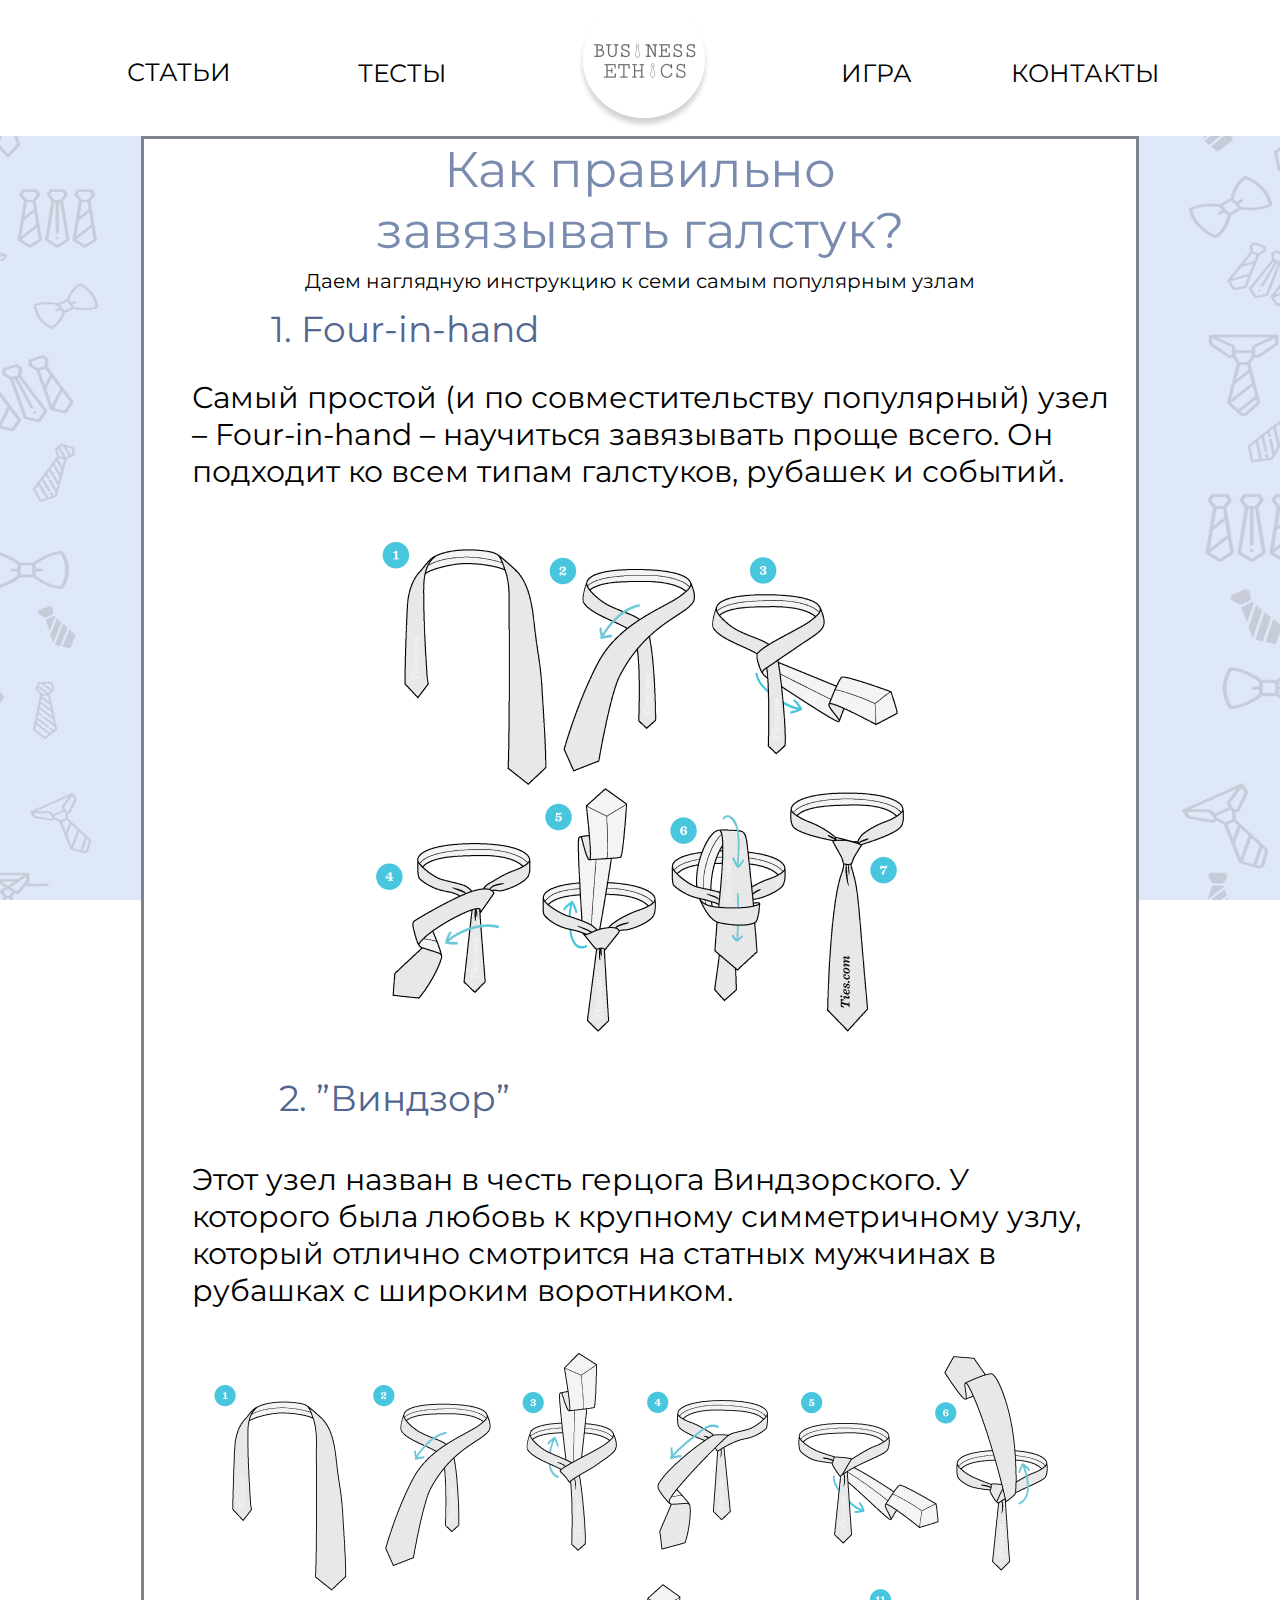
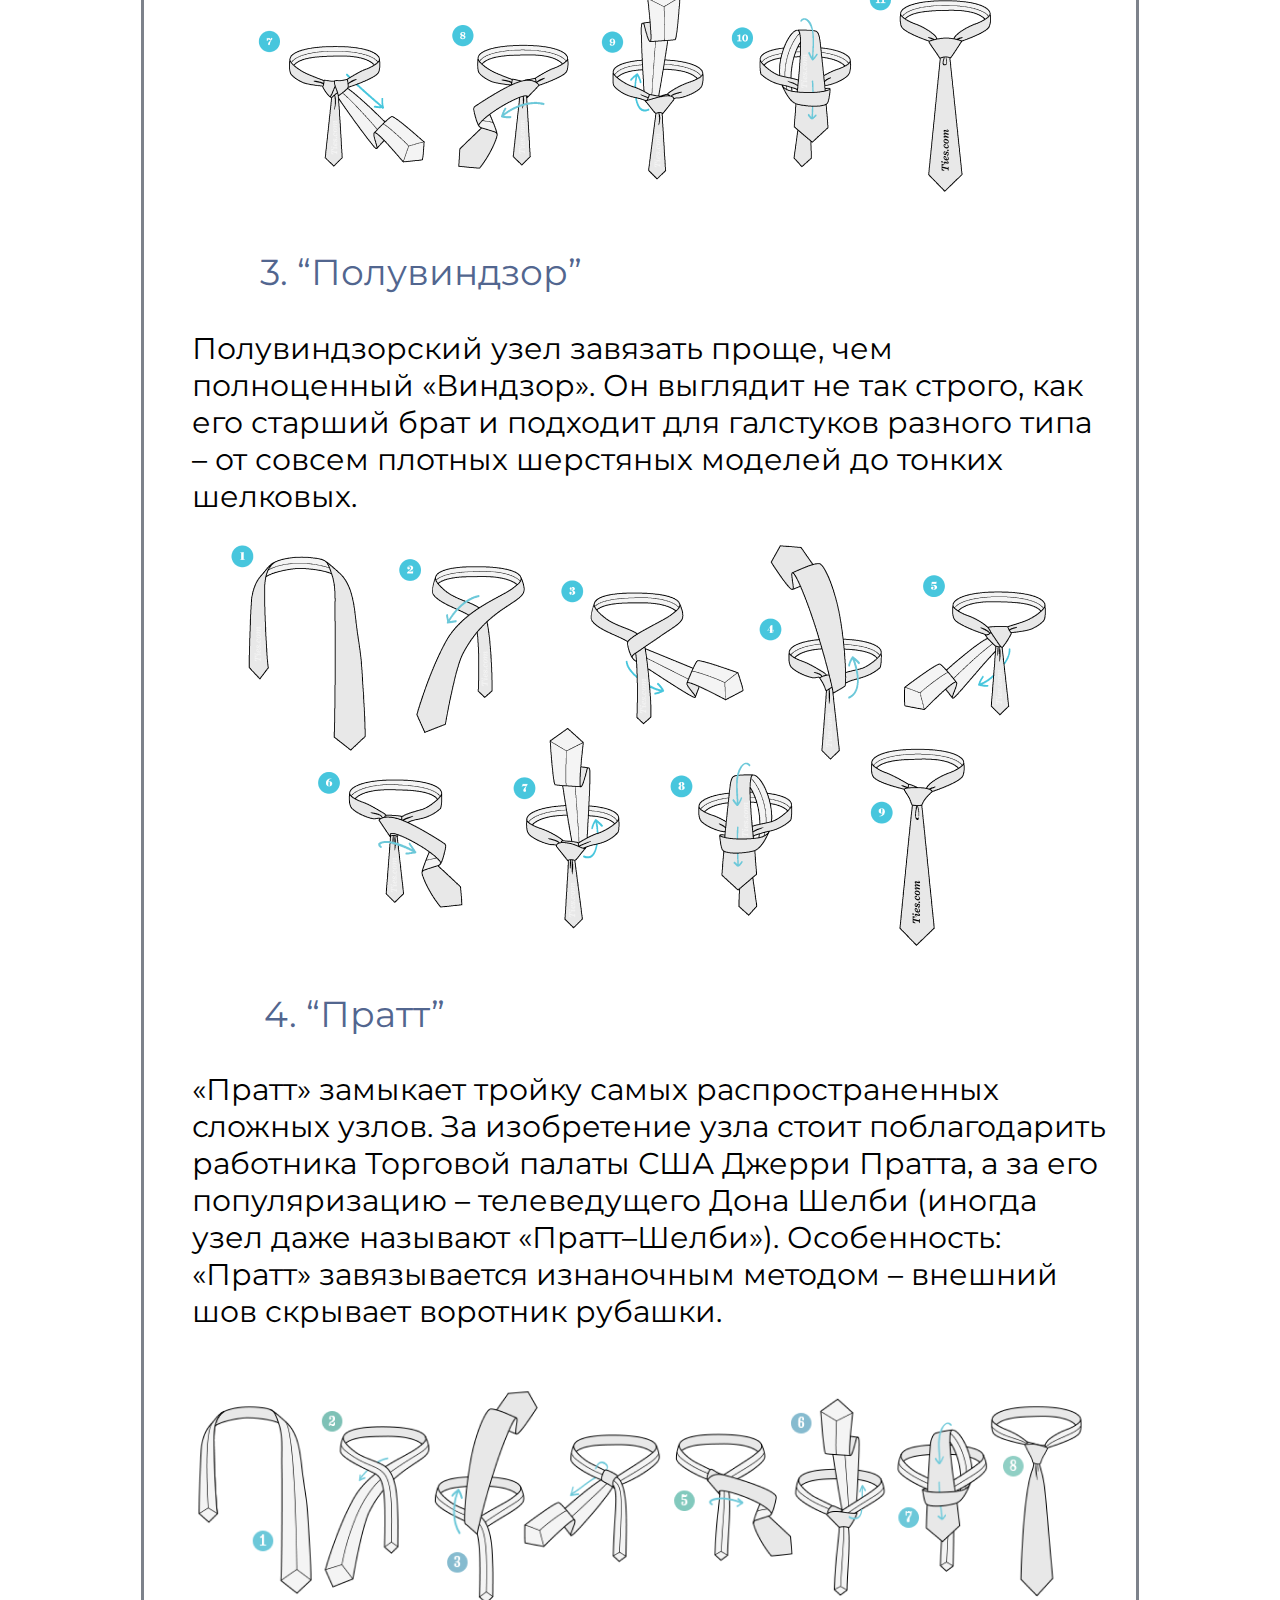
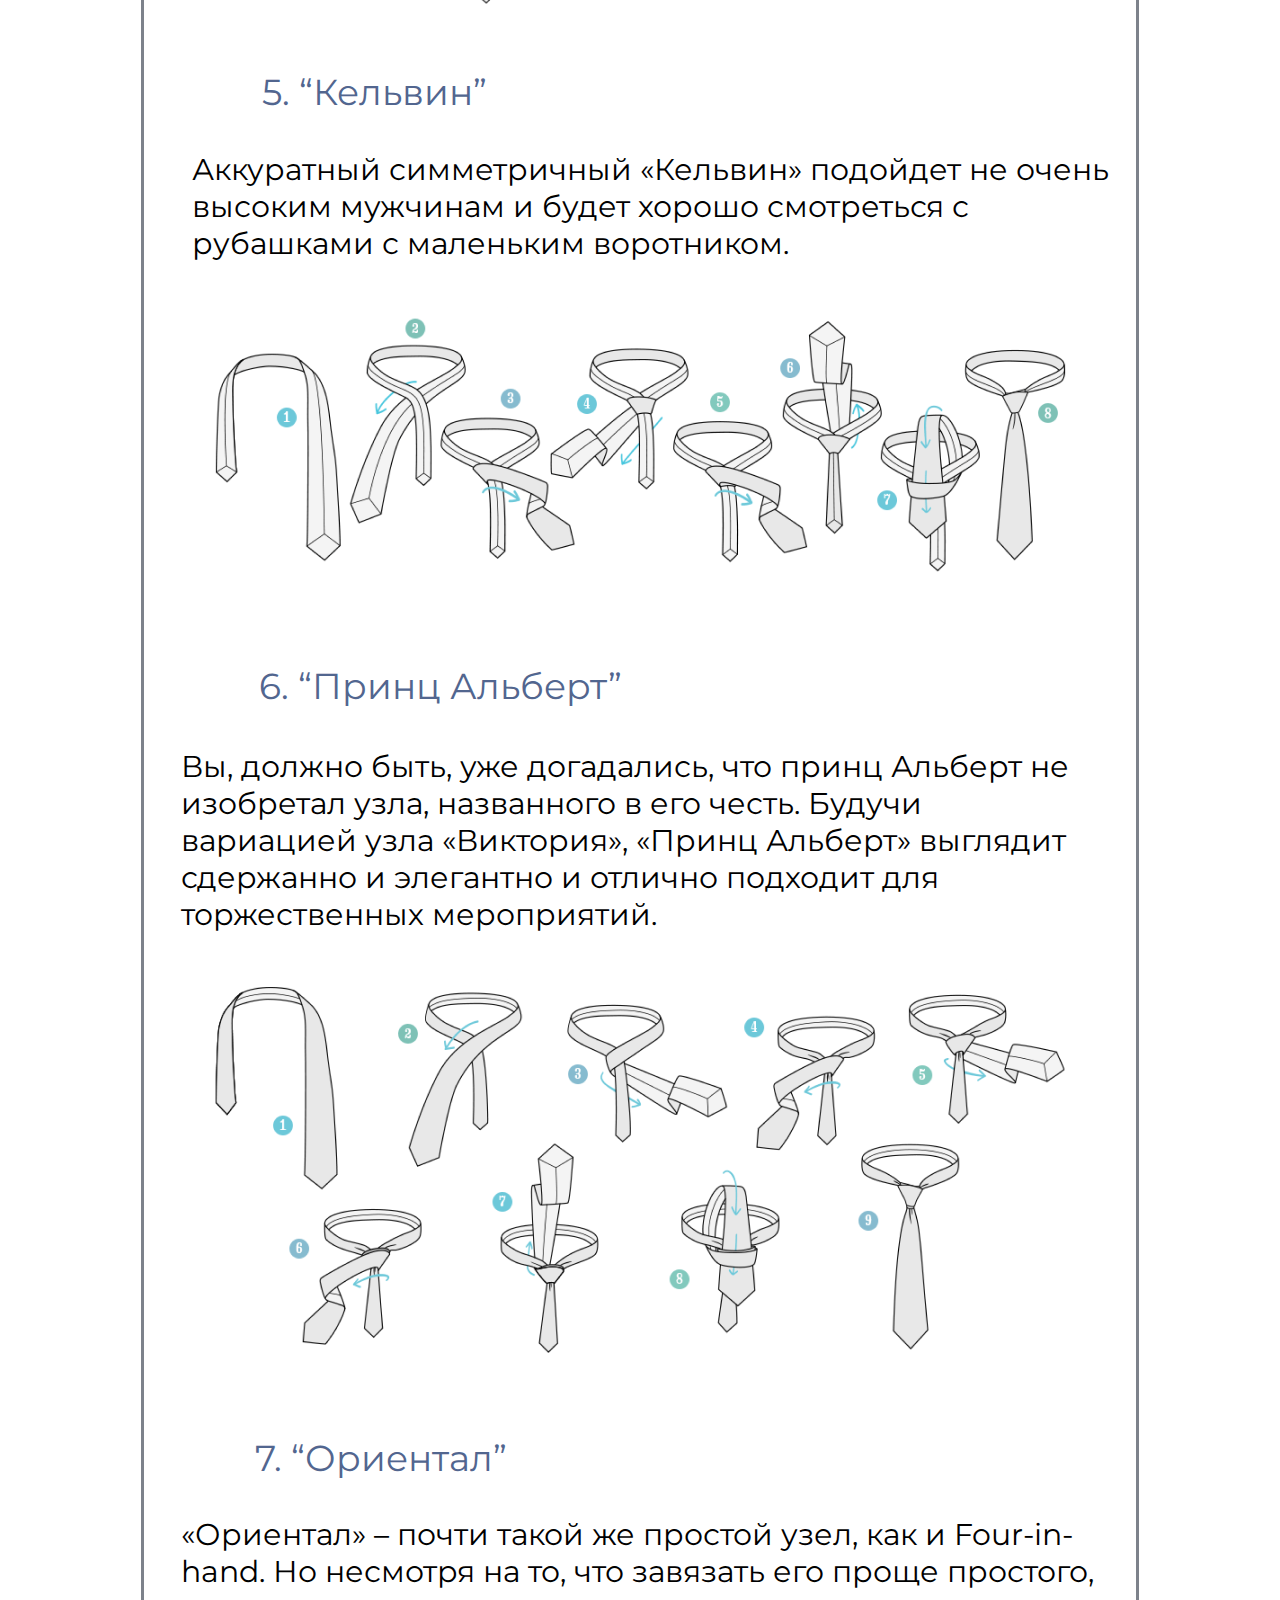
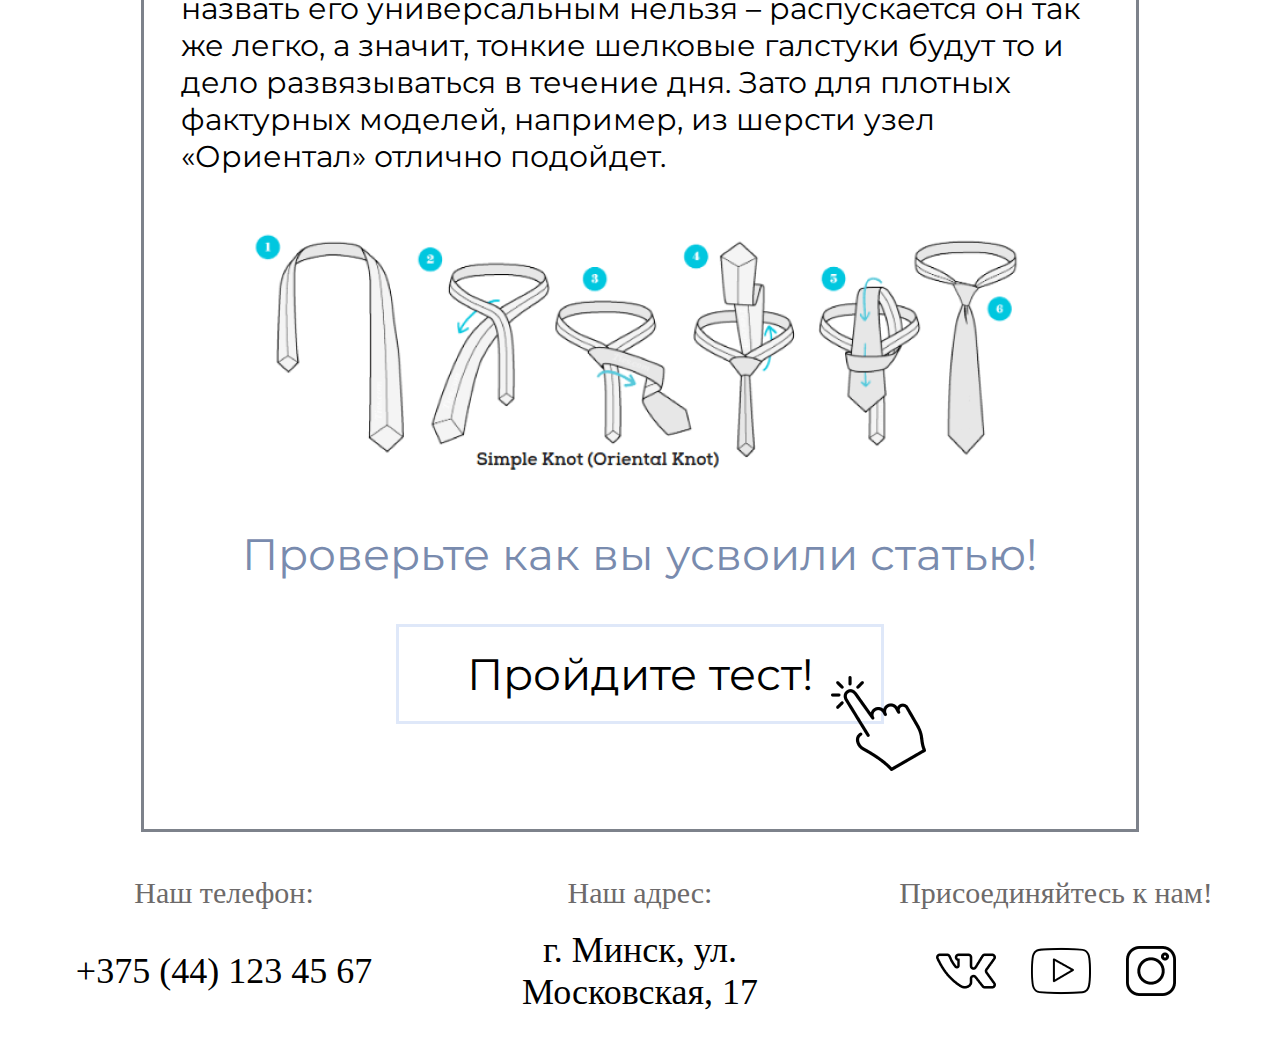
<file: st1/galstyki.html>
<!DOCTYPE html>
<html>
	<head>
	<meta charset="utf-8">
	  <title>	Как правильно завязывать галстук?</title>
	<link href="galstuk.css" rel="stylesheet" type="text/css"/>
	<link rel="preconnect" href="https://fonts.googleapis.com">
	<link rel="preconnect" href="https://fonts.gstatic.com" crossorigin>
	<link href="https://fonts.googleapis.com/css2?family=Montserrat&family=Playfair+Display&display=swap" rel="stylesheet">

	</head>

  <header>
    <nav>
      <div class="block1">
        <div class="article">
     <button class="article1">Статьи
     </button>
     <div class="article-content">
       <a href="../st1/galstyki.html" class="article11">статья №1  </a>
       <a href="../st2/women.html" class="article11">статья №2  </a>
       <a href="../st3/kostymman.html" class="article11">статья №3  </a>
       <a href="../st4/serverovka.html" class="article11">статья №4  </a>
       <a href="../st5/man.html" class="article11">статья №5  </a>
    </div>
    </div>
        <a href="#test">тесты</a>
      </div>
    <div class="logo">

      <a href="../index.html"><img src="../img_links/log.png" width="134" height="130"></a>

    </div>
      <div class="block2">
    <a href="#game" class="game">игра</a>

    <a href="../contacts/contacts.html">контакты</a>
      </div>
    </nav>
  </header>


	<body>
		<div class="main">
			<div class="text">
				Как правильно завязывать галстук?
			</div>
			<div class="tetx2">
				Даем наглядную инструкцию к семи самым популярным узлам
			</div>
			<div class="text3">
				1. Four-in-hand
			</div>
			<div class="text4">
				Самый простой (и по совместительству популярный) узел – Four-in-hand – научиться завязывать проще всего. Он подходит ко всем типам галстуков, рубашек и событий.
			</div>
			<div class="type">
				<img src="тип1.png" />
			</div>
			<div class="text_">
				2. ”Виндзор”
			</div>
			<div class="text_2">
				Этот узел назван в честь герцога Виндзорского. У которого была любовь  к крупному симметричному узлу, который отлично смотрится на статных мужчинах в рубашках с широким воротником.
			</div>
			<div class="type_2">
				<img src="тип2.png" />
			</div>
			<div class="text_3">
				3. “Полувиндзор”
			</div>
			<div class="text_4">
				Полувиндзорский узел завязать проще, чем полноценный «Виндзор». Он выглядит не так строго, как его старший брат и подходит для галстуков разного типа –
				от совсем плотных шерстяных моделей до тонких шелковых.
			</div>
			<div class="type_3">
				<img src="тип3.png" />
			</div>
			<div class="text_5">
				4. “Пратт”
			</div>
			<div class="text_6">
				«Пратт» замыкает тройку самых распространенных сложных узлов. За изобретение узла стоит поблагодарить работника Торговой палаты США Джерри Пратта, а за его популяризацию – телеведущего Дона Шелби (иногда узел даже называют «Пратт–Шелби»).
				Особенность:  «Пратт» завязывается изнаночным методом – внешний шов скрывает воротник рубашки.
			</div>
			<div class="type_4">
				<img src="тип4.png" />
			</div>
			<div class="text_7">
				5. “Кельвин”
			</div>
			<div class="text_8">
				Аккуратный симметричный «Кельвин» подойдет не очень высоким мужчинам и будет хорошо смотреться с рубашками с маленьким воротником.
			</div>
			<div class="type_5">
				<img src="тип5.png" />
			</div>
			<div class="text_9">
				6. “Принц Альберт”
			</div>
			<div class="text_10">
				Вы, должно быть, уже догадались, что принц Альберт не изобретал узла, названного в его честь. Будучи вариацией узла «Виктория», «Принц Альберт» выглядит сдержанно и элегантно и отлично подходит для торжественных мероприятий.
			</div>
			<div class="type_6">
				<img src="тип6.png" />
			</div>


			<div class="text_11">
				7. “Ориентал”
			</div>
			<div class="text_12">
				«Ориентал» – почти такой же простой узел, как и Four-in-hand. Но несмотря на то, что завязать его проще простого, назвать его универсальным нельзя – распускается он так же легко, а значит, тонкие шелковые галстуки будут то и дело развязываться в течение дня. Зато для плотных фактурных моделей, например, из шерсти узел «Ориентал» отлично подойдет.
			</div>
			<div class="type_7">
				<img src="тип7.png" />
			</div>
			<div class="text_13">
				Проверьте как вы усвоили статью!
			</div>
			<div class="button">
		<a id="test" class="btm" href="../t1/index.html"> Пройдите тест! </a>
			</div>
			<div class="type_8">
				<img src="../img_links/tap.png" />
			</div>
		</div>
		<div class="footer">
			<div class="text__line1">
				<div class="text_el">
					Наш телефон:
				</div>
				<div class="text_el">
				Наш адрес:
				</div>
				<div class="text_el">
					Присоединяйтесь к нам!
				</div>
			</div>

			<div class="text__line2">
				<div class="text_el">
					+375 (44) 123 45 67
				</div>
				<div class="text_el">
					г. Минск, ул. Московская, 17
				</div>
				<div class="text_el">
					<img src="../img_links/vk.png">
					<img id="pic2" src="../img_links/youtube.png">
					<img src="../img_links/instagram.png">
				</div>
			</div>
		</div>
	</body>
</html>
</file>
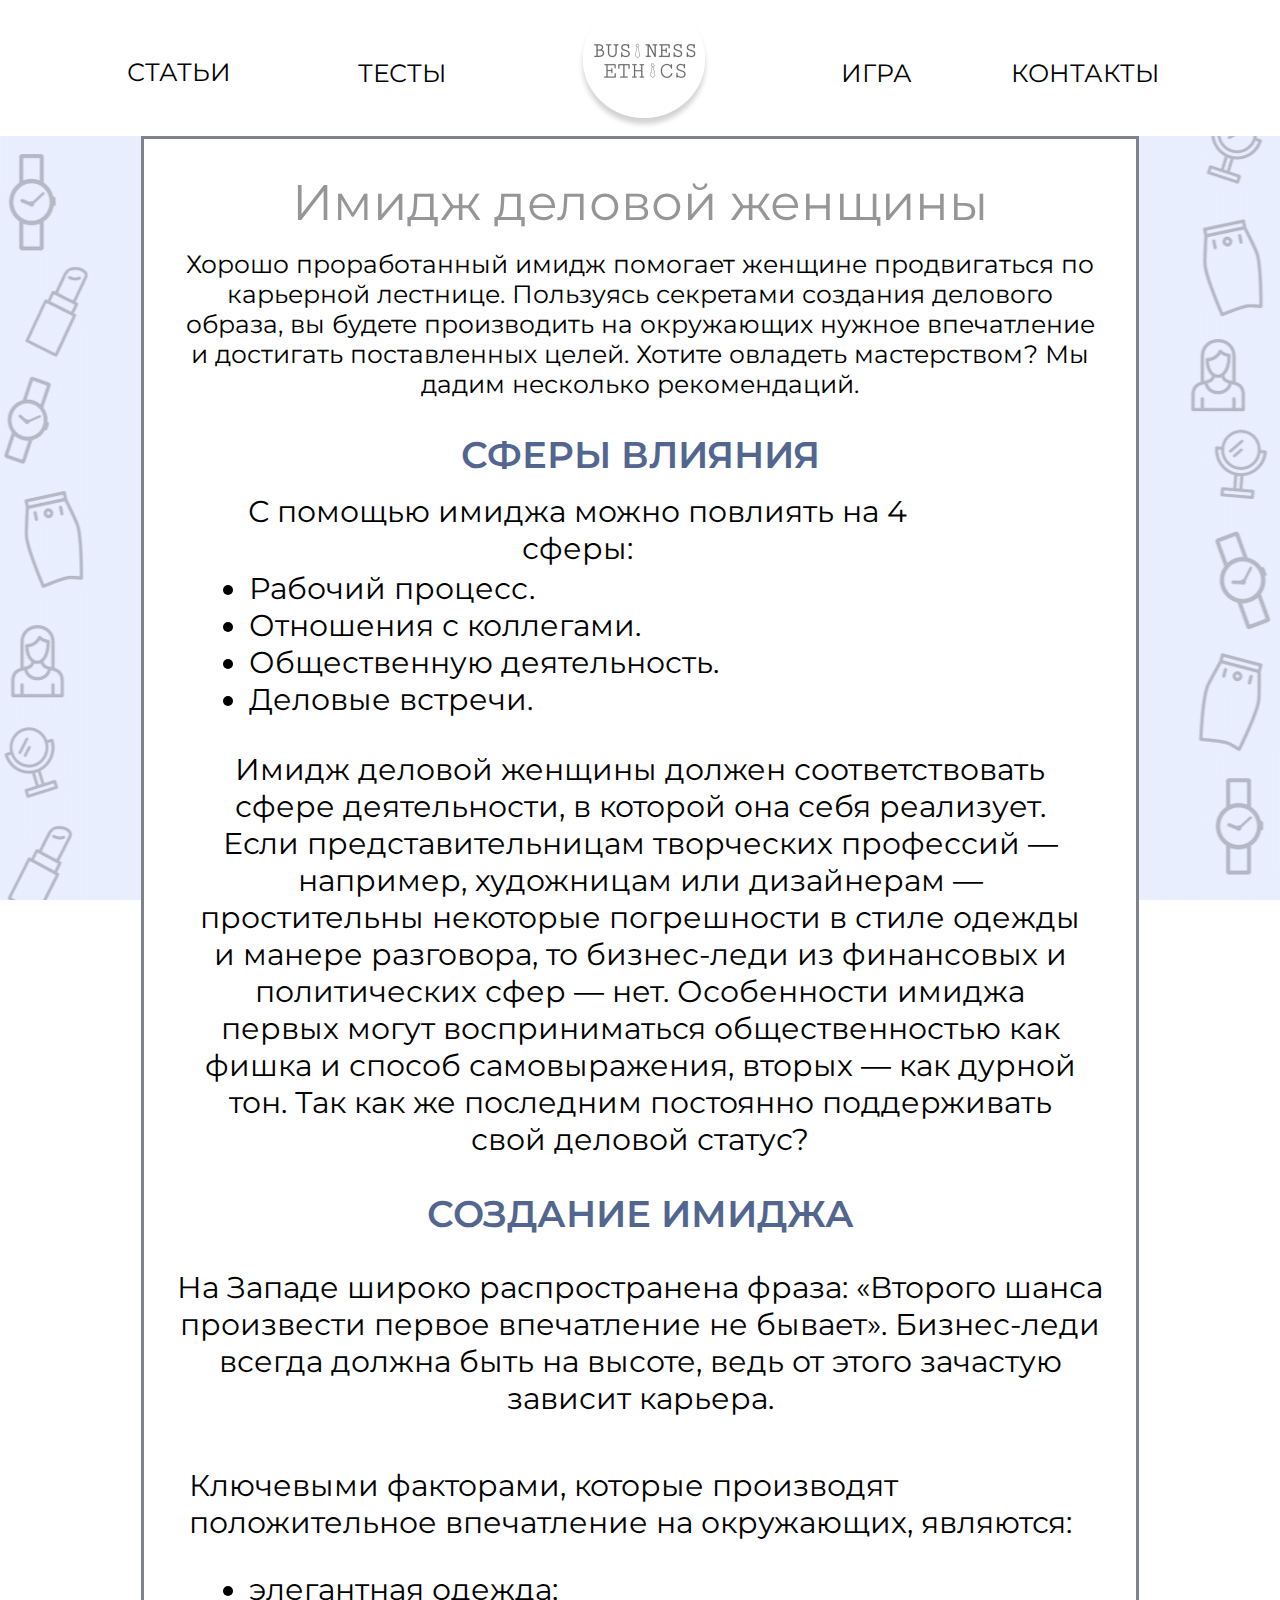
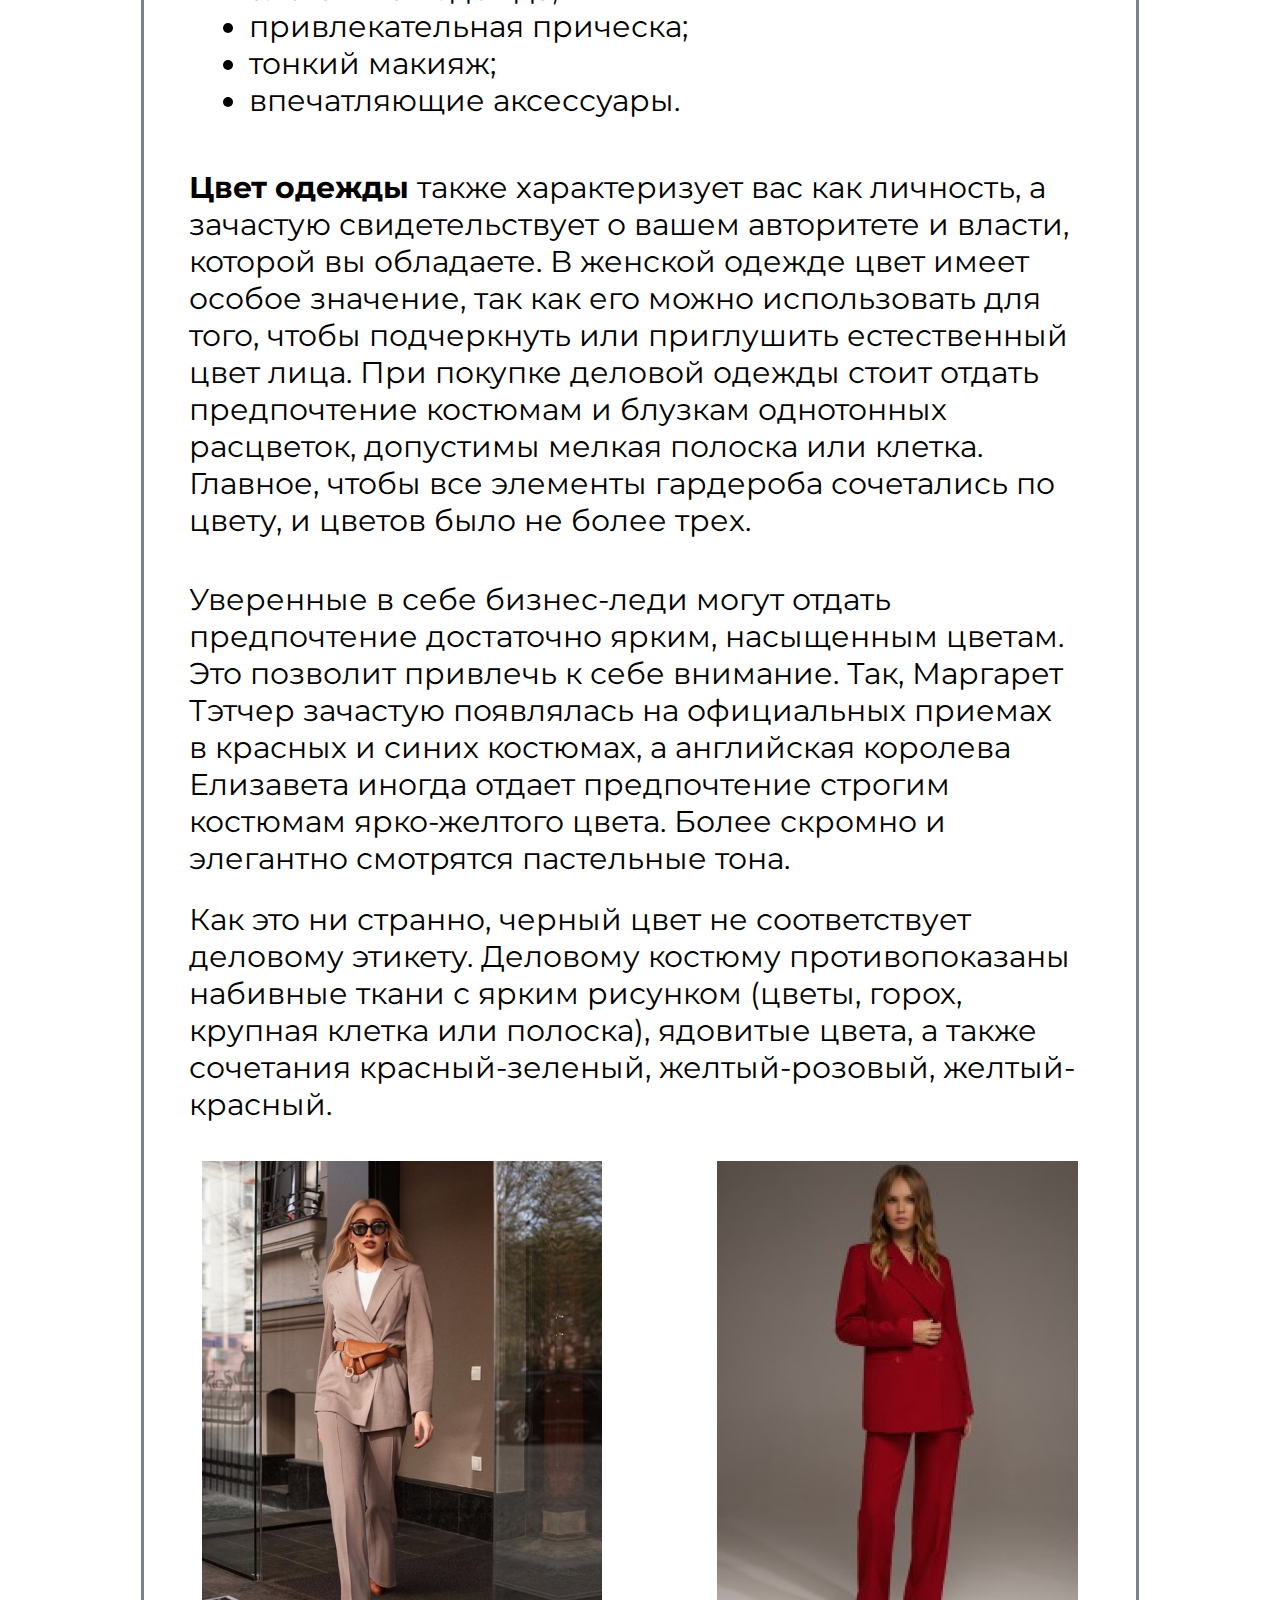
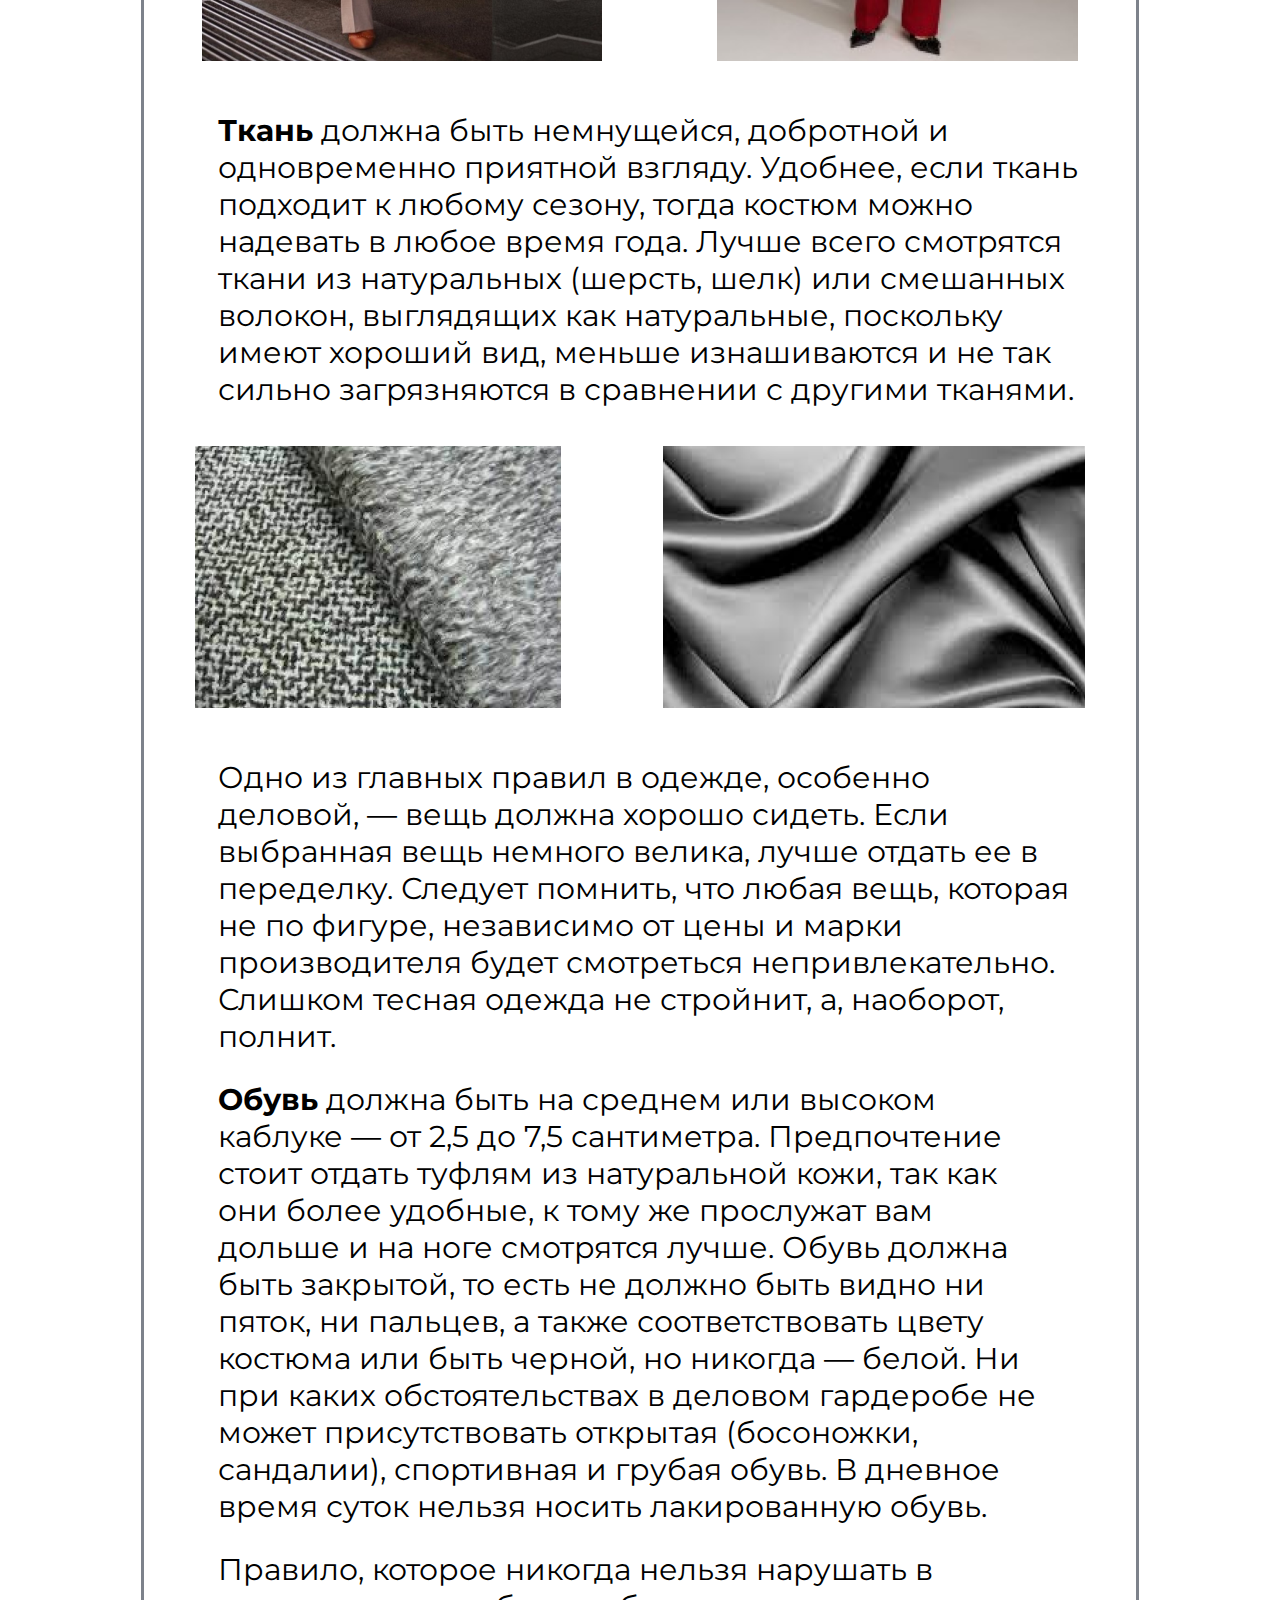
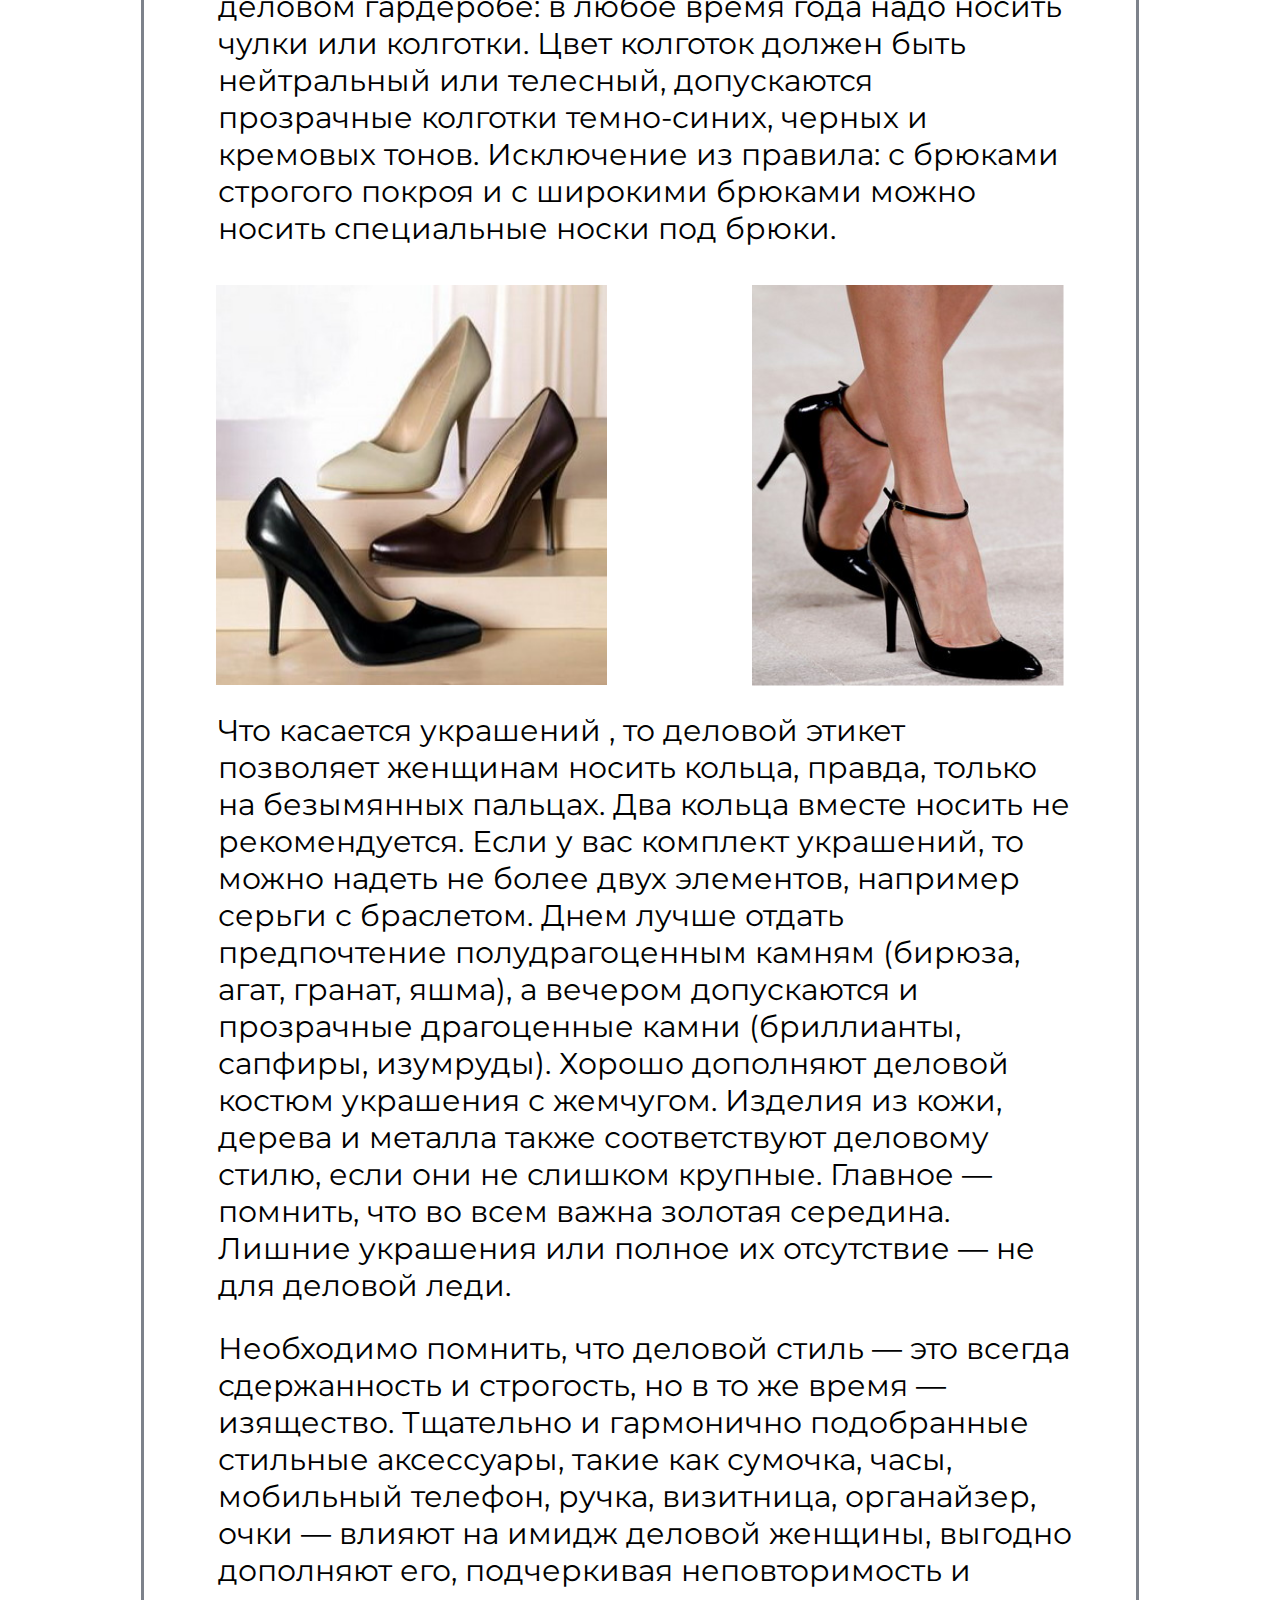
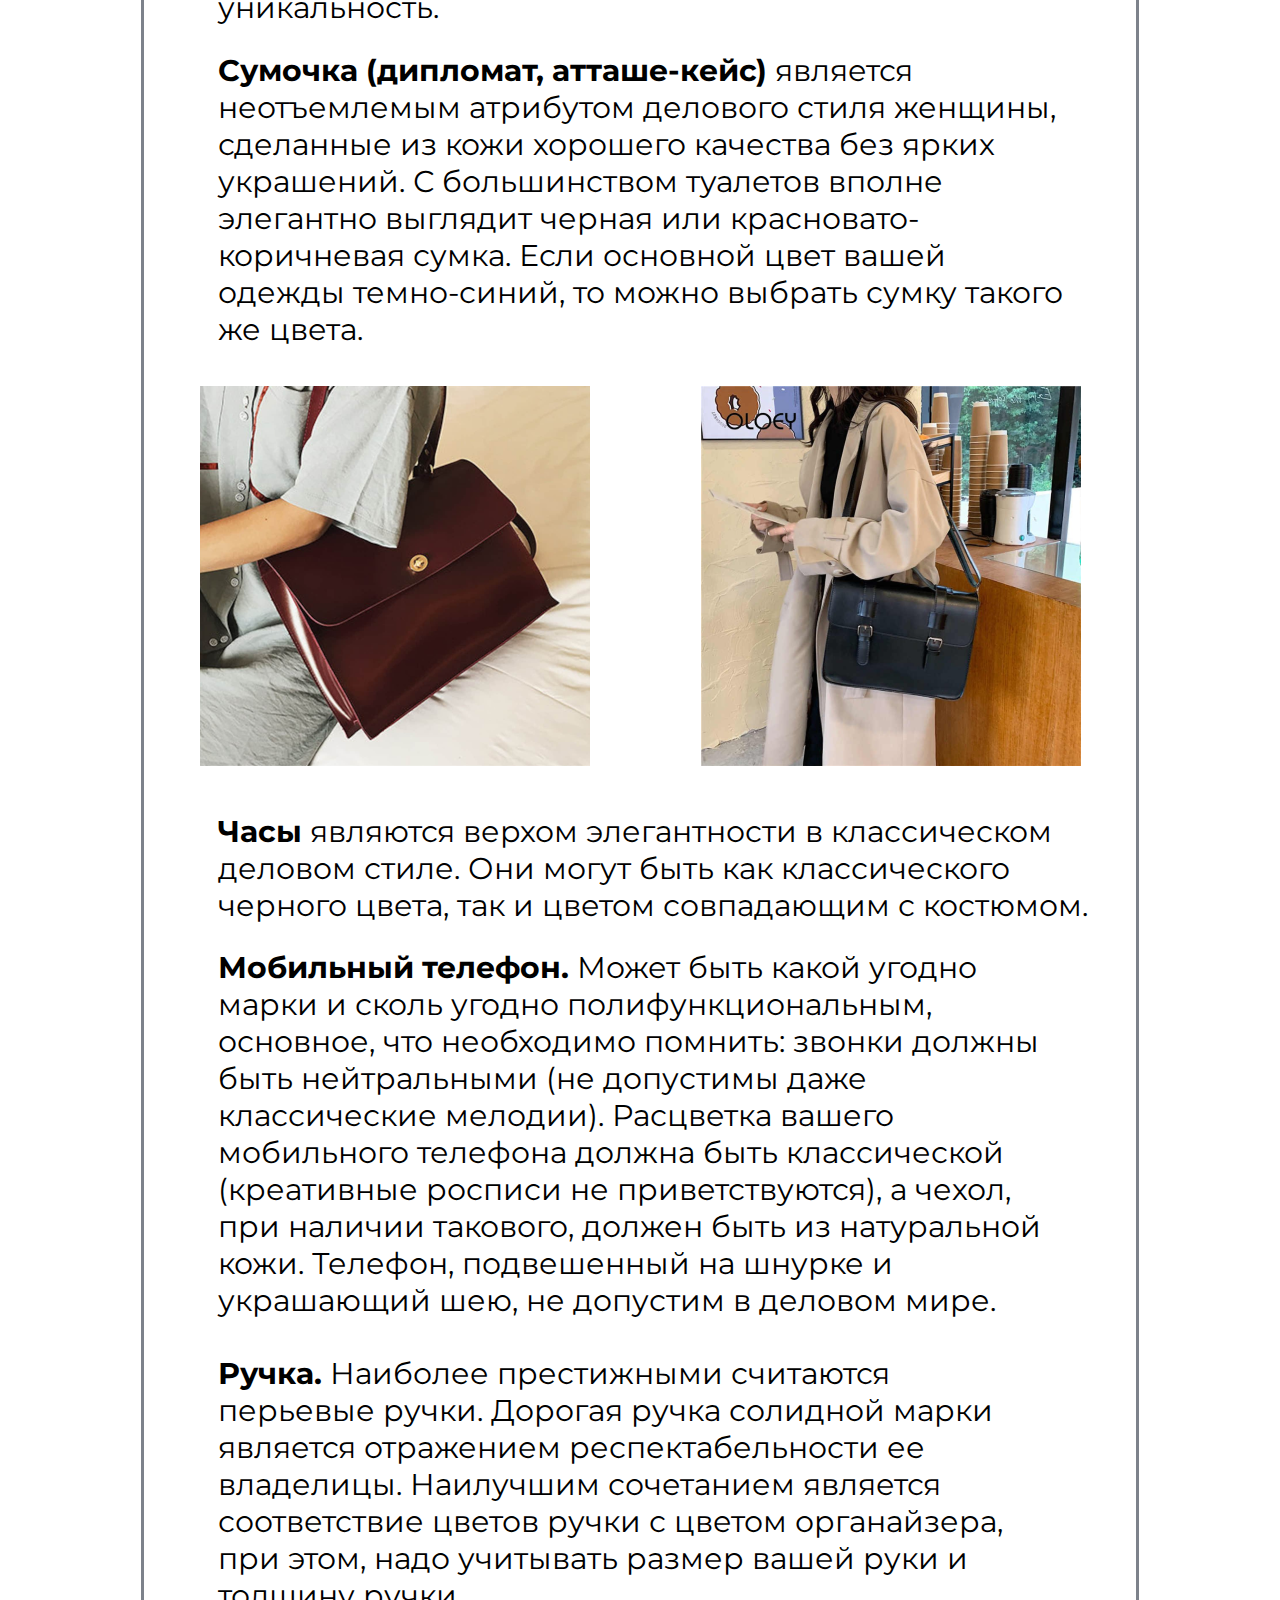
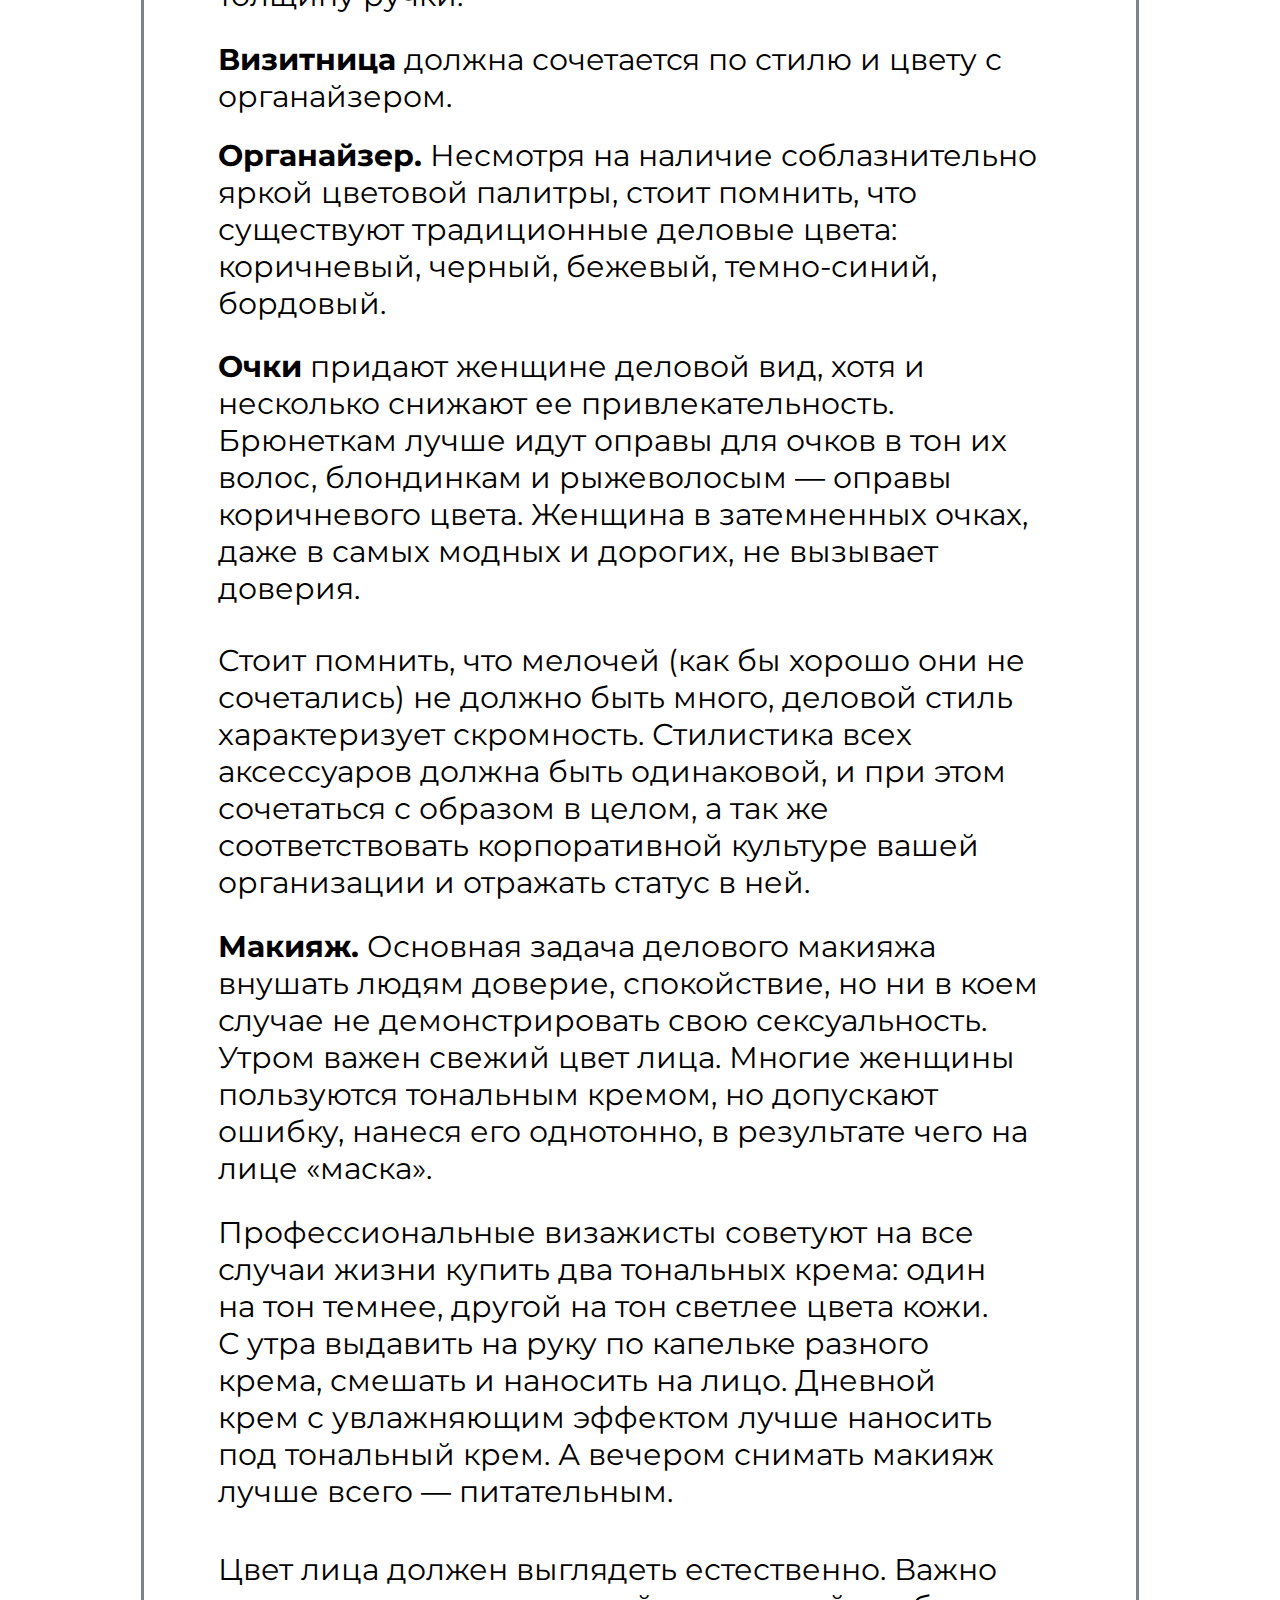
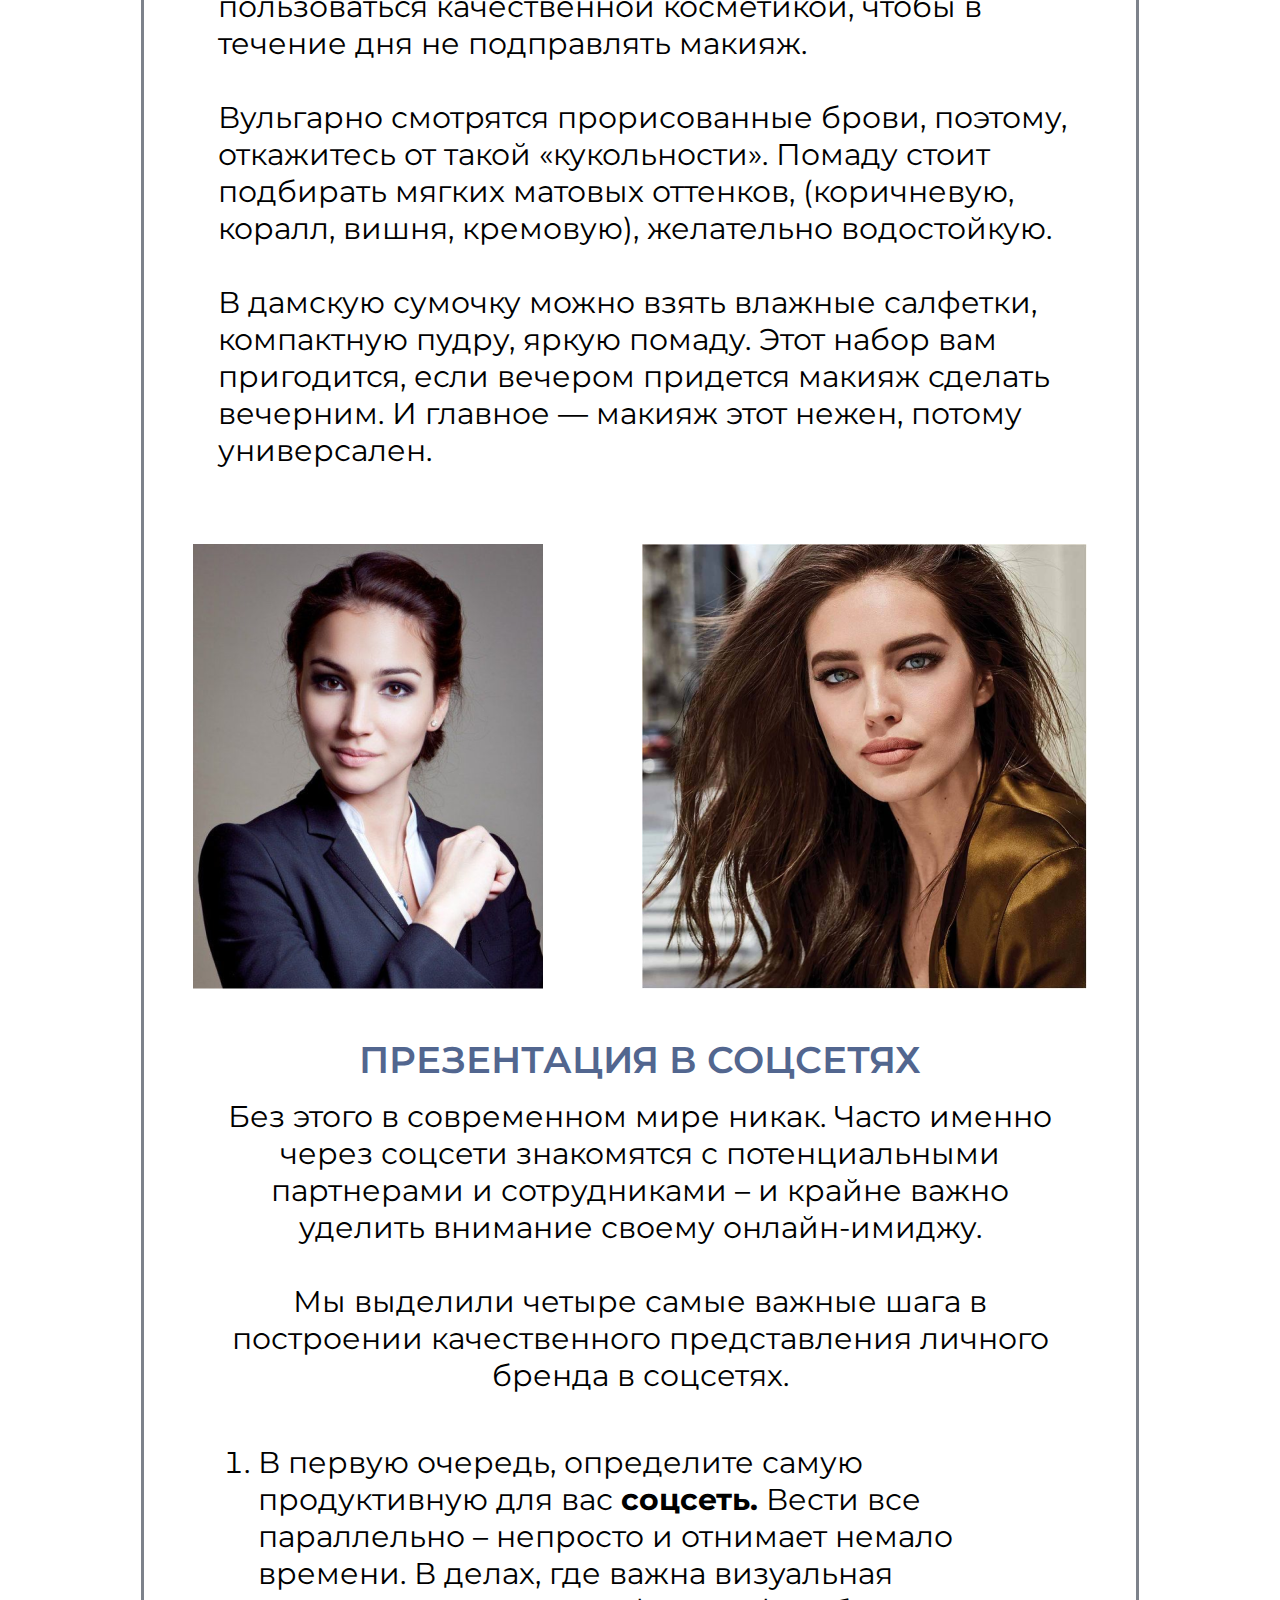
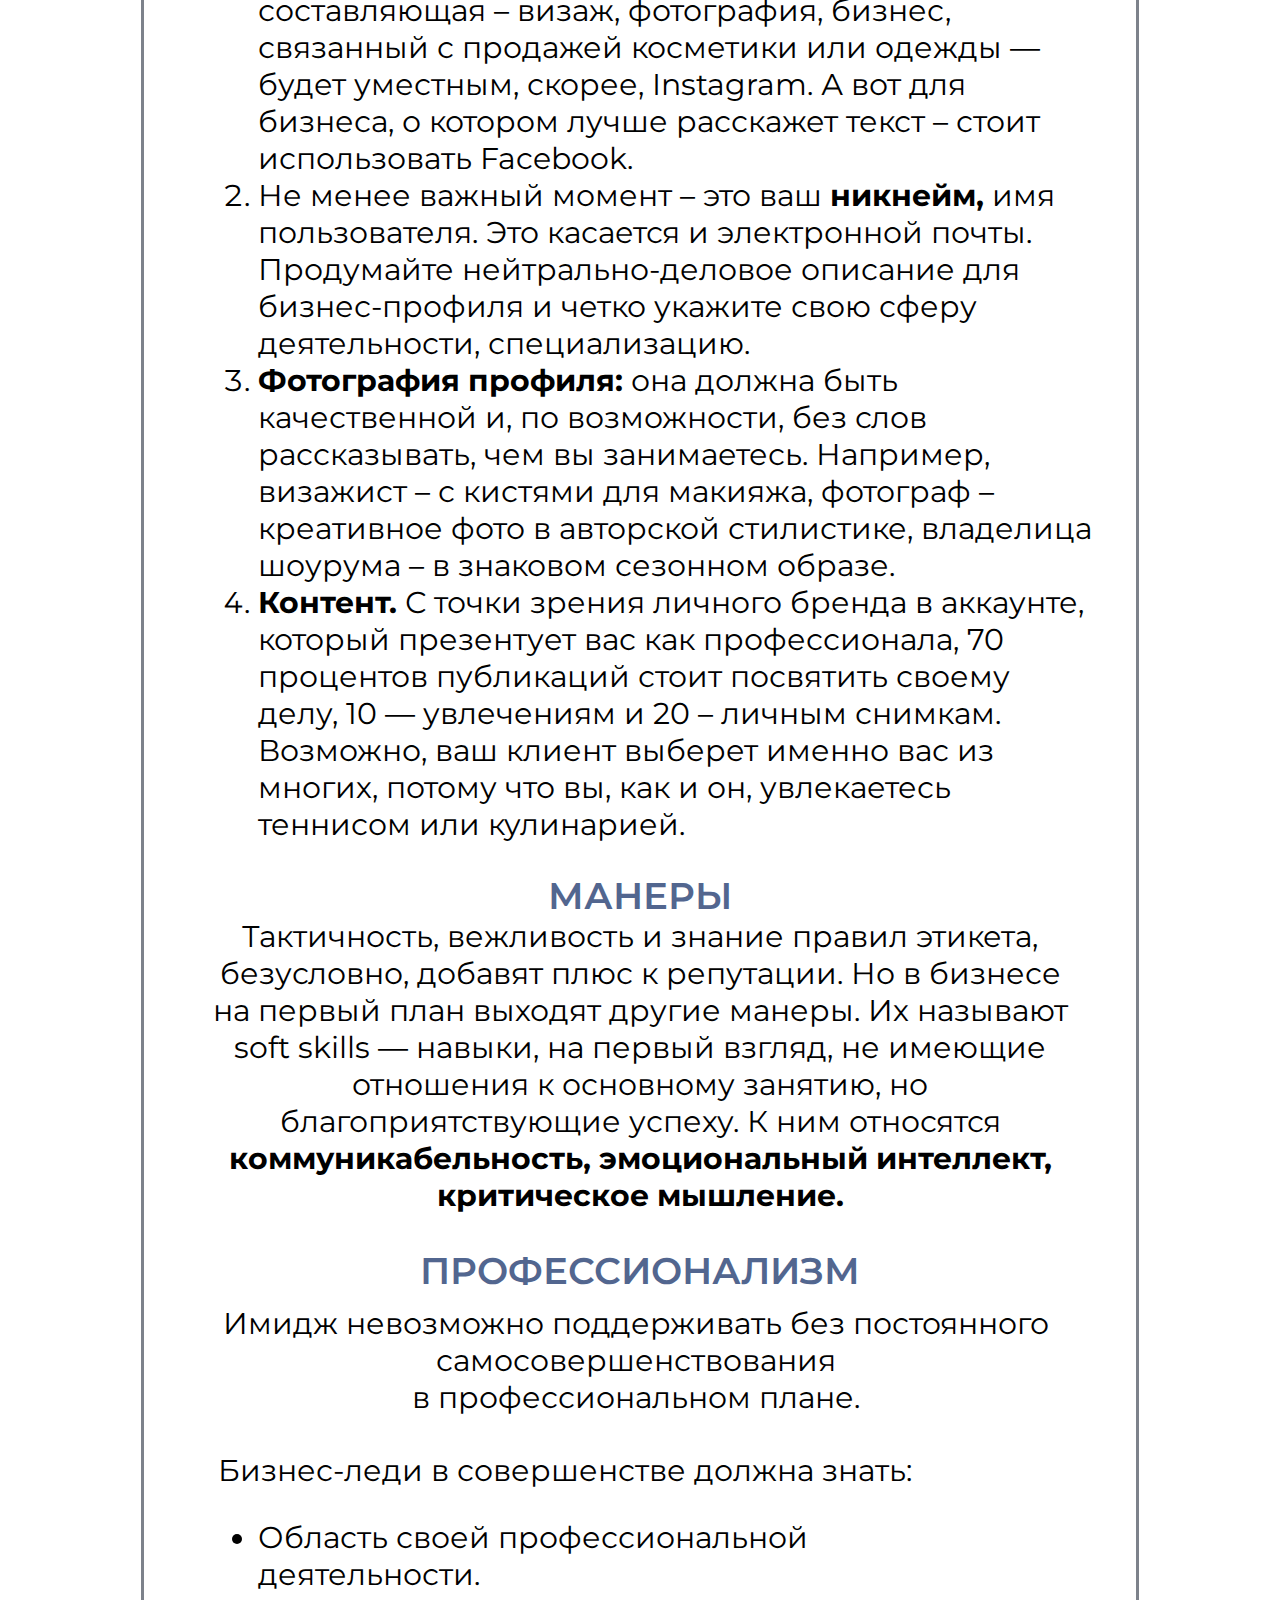
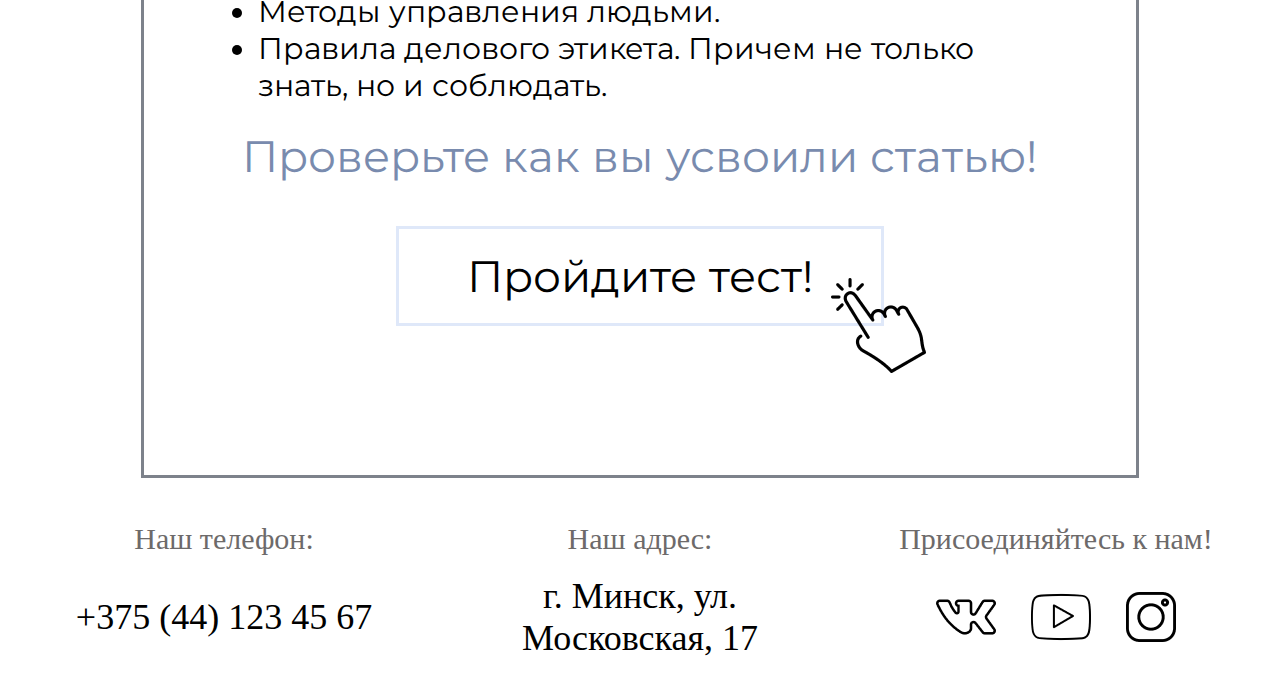
<file: st2/women.html>
<!DOCTYPE html>
<html>
	<head>
	<meta charset="utf-8">
	<title>		Имидж деловой женщины</title>
	<link href="women.css" rel="stylesheet" type="text/css"/>
	<link rel="preconnect" href="https://fonts.googleapis.com">
	<link rel="preconnect" href="https://fonts.gstatic.com" crossorigin>
	<link href="https://fonts.googleapis.com/css2?family=Montserrat:wght@400;600&display=swap" rel="stylesheet">

	</head>

	<header>
		<nav>
			<div class="block1">
				<div class="article">
		 <button class="article1">Статьи
		 </button>
		 <div class="article-content">
			 <a href="../st1/galstyki.html" class="article11">статья №1  </a>
			 <a href="../st2/women.html" class="article11">статья №2  </a>
			 <a href="../st3/kostymman.html" class="article11">статья №3  </a>
			 <a href="../st4/serverovka.html" class="article11">статья №4  </a>
			 <a href="../st5/man.html" class="article11">статья №5  </a>
		</div>
		</div>
				<a href="#test">тесты</a>
			</div>
		<div class="logo">

			<a href="../index.html"><img src="../img_links/log.png" width="134" height="130"></a>

		</div>
			<div class="block2">
		<a href="#game" class="game">игра</a>

		<a href="../contacts/contacts.html">контакты</a>
			</div>
		</nav>
	</header>


		<body>
			<div class="main">
				<div class="text">
					Имидж деловой женщины
				</div>
				<div class="text2">
					Хорошо проработанный имидж помогает женщине продвигаться по карьерной лестнице. Пользуясь секретами создания делового образа, вы будете производить на окружающих нужное впечатление и достигать поставленных 	целей. Хотите овладеть мастерством? Мы дадим несколько рекомендаций.
				</div>
				<div class="text_bef_3">
					Сферы влияния
				</div>
				<div class="text3">
					С помощью имиджа можно повлиять на 4 сферы:
				</div>
				<div class="text4">
					<ul>
						<li>Рабочий процесс.</li>
						<li>Отношения с коллегами.</li>
						<li>Общественную деятельность.</li>
						<li>Деловые встречи.</li>
					</ul>
				</div>
				<div class="text_after4">
					Имидж деловой женщины должен соответствовать сфере деятельности, в которой она себя реализует. Если представительницам творческих профессий — например, художницам или дизайнерам — простительны некоторые погрешности в стиле одежды и манере разговора, то бизнес-леди из финансовых и политических сфер — нет. Особенности имиджа первых могут восприниматься общественностью как фишка
					и способ самовыражения, вторых — как дурной тон. Так как же последним постоянно поддерживать свой деловой статус?
				</div>
				<div class="text_">
					Создание имиджа
				</div>
				<div class="text_2">
					На Западе широко распространена фраза: «Второго шанса произвести первое впечатление не бывает». Бизнес-леди всегда должна быть на высоте, ведь от этого зачастую зависит карьера.
				</div>
				<div class="text_before_after_2">
					Ключевыми факторами, которые производят положительное впечатление на окружающих, являются:
				</div>
				<div class="text_arter_2">
					<ul>
						<li>элегантная одежда;</li>
						<li>привлекательная прическа;</li>
						<li>тонкий макияж;</li>
						<li>впечатляющие аксессуары.</li>
					</ul>
				</div>
				<div class="text_3">
					<b>Цвет одежды</b> также характеризует вас как личность, а зачастую свидетельствует о вашем авторитете и власти, которой вы обладаете. В женской одежде цвет имеет особое значение, так как его можно использовать для того, чтобы подчеркнуть или приглушить естественный цвет лица. При покупке деловой одежды стоит отдать предпочтение костюмам и блузкам однотонных расцветок, допустимы мелкая полоска или клетка. Главное, чтобы все элементы гардероба сочетались по цвету, и цветов было не более трех.
				</div>
				<div class="text_4">
					Уверенные в себе бизнес-леди могут отдать предпочтение достаточно ярким, насыщенным цветам. Это позволит привлечь к себе внимание. Так, Маргарет Тэтчер зачастую появлялась на официальных приемах в красных и синих костюмах, а английская королева Елизавета иногда отдает предпочтение строгим костюмам ярко-желтого цвета. Более скромно и элегантно смотрятся пастельные тона.
				</div>
				<div class="text_after_4">
					Как это ни странно, черный цвет не соответствует деловому этикету. Деловому костюму противопоказаны набивные ткани с ярким рисунком (цветы, горох, крупная клетка или полоска), ядовитые цвета, а также сочетания красный-зеленый, желтый-розовый, желтый-красный.
				</div>
				<div class="exemple1">
					<img src="костюм1.png">
					<img src="костюм2.png">
				</div>
				<div class="text_5">
					<b>Ткань</b> должна быть немнущейся, добротной и одновременно приятной взгляду. Удобнее, если ткань подходит к любому сезону, тогда костюм можно надевать в любое время года. Лучше всего смотрятся ткани из натуральных (шерсть, шелк) или смешанных волокон, выглядящих как натуральные, поскольку имеют хороший вид, меньше изнашиваются и не так сильно загрязняются в сравнении с другими тканями.
				</div>
				<div class="exemple2">
					<img src="ткань1.png">
					<img src="ткань2.png">
				</div>
				<div class="text_6">
					Одно из главных правил в одежде, особенно деловой, — вещь должна хорошо сидеть. Если выбранная вещь немного велика, лучше отдать ее в переделку. Следует помнить, что любая вещь, которая не по фигуре, независимо от цены и марки производителя будет смотреться непривлекательно. Слишком тесная одежда не стройнит, а, наоборот, полнит.
				</div>
				<div class="text_7">
					<b>Обувь</b> должна быть на среднем или высоком каблуке — от 2,5 до 7,5 сантиметра. Предпочтение стоит отдать туфлям из натуральной кожи, так как они более удобные, к тому же прослужат вам дольше и на ноге смотрятся лучше. Обувь должна быть закрытой, то есть не должно быть видно ни пяток, ни пальцев, а также соответствовать цвету костюма или быть черной, но никогда — белой. Ни при каких обстоятельствах в деловом гардеробе не может присутствовать открытая (босоножки, сандалии), спортивная и грубая обувь. В дневное время суток нельзя носить лакированную обувь.
				</div>
				<div class="text_8">
					Правило, которое никогда нельзя нарушать в деловом гардеробе: в любое время года надо носить чулки или колготки. Цвет колготок должен быть нейтральный или телесный, допускаются прозрачные колготки темно-синих, черных и кремовых тонов. Исключение из правила: с брюками строгого покроя и с широкими брюками можно носить специальные носки под брюки.
				</div>
				<div class="exemple3">
					<img src="туфли1.png">
					<img src="туфли2.png">
				</div>
				<div class="text_9">
					Что касается украшений , то деловой этикет позволяет женщинам носить кольца, правда, только на безымянных пальцах. Два кольца вместе носить не рекомендуется. Если у вас комплект украшений, то можно надеть не более двух элементов, например серьги с браслетом. Днем лучше отдать предпочтение полудрагоценным камням (бирюза, агат, гранат, яшма), а вечером допускаются и прозрачные драгоценные камни (бриллианты, сапфиры, изумруды). Хорошо дополняют деловой костюм украшения с жемчугом. Изделия из кожи, дерева и металла также соответствуют деловому стилю, если они не слишком крупные. Главное — помнить, что во всем важна золотая середина. Лишние украшения или полное их отсутствие — не для деловой леди.
				</div>
				<div class="text_10">
					Необходимо помнить, что деловой стиль — это всегда сдержанность и строгость, но в то же время — изящество. Тщательно и гармонично подобранные стильные аксессуары, такие как сумочка, часы, мобильный телефон, ручка, визитница, органайзер, очки — влияют на имидж деловой женщины, выгодно дополняют его, подчеркивая неповторимость и уникальность.
				</div>
				<div class="text_11">
					<b>Сумочка (дипломат, атташе-кейс)</b> является неотъемлемым атрибутом делового стиля женщины, сделанные из кожи хорошего качества без ярких украшений. С большинством туалетов вполне элегантно выглядит черная или красновато-коричневая сумка. Если основной цвет вашей одежды темно-синий, то можно выбрать сумку такого же цвета.
				</div>
				<div class="exemple4">
					<img src="сумочка1.png">
					<img src="сумочка2.png">
				</div>
				<div class="text_12">
					<b>Часы</b> являются верхом элегантности в классическом деловом стиле. Они могут быть как классического черного цвета, так и цветом совпадающим с костюмом.
				</div>
				<div class="text_13">
					<b>Мобильный телефон.</b> Может быть какой угодно марки и сколь угодно полифункциональным, основное, что необходимо помнить: звонки должны быть нейтральными (не допустимы даже классические мелодии). Расцветка вашего мобильного телефона должна быть классической (креативные росписи не приветствуются), а чехол, при наличии такового, должен быть из натуральной кожи. Телефон, подвешенный на шнурке и украшающий шею, не допустим в деловом мире.
				</div>
				<div class="text_14">
					<b>Ручка.</b> Наиболее престижными считаются перьевые ручки. Дорогая ручка солидной марки является отражением респектабельности ее владелицы. Наилучшим сочетанием является соответствие цветов ручки с цветом органайзера, при этом, надо учитывать размер вашей руки и толщину ручки.
				</div>
				<div class="text_15">
					<b>Визитница</b> должна сочетается по стилю и цвету с органайзером.
				</div>
				<div class="text_16">
					<b>Органайзер.</b> Несмотря на наличие соблазнительно яркой цветовой палитры, стоит помнить, что существуют традиционные деловые цвета: коричневый, черный, бежевый, темно-синий, бордовый.
				</div>
				<div class="text_17">
					<b>Очки</b> придают женщине деловой вид, хотя и несколько снижают ее привлекательность. Брюнеткам лучше идут оправы для очков в тон их волос, блондинкам и рыжеволосым — оправы коричневого цвета. Женщина в затемненных очках, даже в самых модных и дорогих, не вызывает доверия.
				</div>
				<div class="text_18">
					Стоит помнить, что мелочей (как бы хорошо они не сочетались) не должно быть много, деловой стиль характеризует скромность. Стилистика всех аксессуаров должна быть одинаковой, и при этом сочетаться с образом в целом, а так же соответствовать корпоративной культуре вашей организации и отражать статус в ней.
				</div>
				<div class="text_19">
					<b>Макияж.</b> Основная задача делового макияжа внушать людям доверие, спокойствие, но ни в коем случае не демонстрировать свою сексуальность. Утром важен свежий цвет лица. Многие женщины пользуются тональным кремом, но допускают ошибку, нанеся его однотонно, в результате чего на лице «маска».
				</div>
				<div class="text_20">
					Профессиональные визажисты советуют на все случаи жизни купить два тональных крема: один на тон темнее, другой на тон светлее цвета кожи. С утра выдавить на руку по капельке разного крема, смешать и наносить на лицо. Дневной крем с увлажняющим эффектом лучше наносить под тональный крем. А вечером снимать макияж лучше всего — питательным.
				</div>
				<div class="text_21">
					Цвет лица должен выглядеть естественно. Важно пользоваться качественной косметикой, чтобы в течение дня не подправлять макияж.<br><br>
					Вульгарно смотрятся прорисованные брови, поэтому, откажитесь от такой «кукольности». Помаду стоит подбирать мягких матовых оттенков, (коричневую, коралл, вишня, кремовую), желательно водостойкую.<br><br>
					В дамскую сумочку можно взять влажные салфетки, компактную пудру, яркую помаду. Этот набор вам пригодится, если вечером придется макияж сделать вечерним. И главное — макияж этот нежен, потому универсален.
				</div>
				<div class="exemple5">
					<img src="макияж1.png">
					<img src="макияж2.png">
				</div>
				<div class="text__">
					Презентация в соцсетях
				</div>
				<div class="text__1">
					Без этого в современном мире никак. Часто именно через соцсети знакомятся с потенциальными партнерами и сотрудниками – и крайне важно уделить внимание своему онлайн-имиджу.<br><br>
					Мы выделили четыре самые важные шага в построении качественного представления личного бренда в соцсетях.
				</div>
				<div class="text__2">
					<ol>
						<li>В первую очередь, определите самую продуктивную для вас <b>соцсеть.</b> Вести все параллельно – непросто и отнимает немало времени. В делах, где важна визуальная составляющая – визаж, фотография, бизнес, связанный с продажей косметики или одежды —  будет уместным, скорее, Instagram. А вот для бизнеса, о котором лучше расскажет текст –  стоит использовать Facebook.</li>
						<li>Не менее важный момент – это ваш <b>никнейм,</b> имя пользователя. Это касается и электронной почты. Продумайте нейтрально-деловое описание для бизнес-профиля и четко укажите свою сферу деятельности, специализацию.</li>
						<li><b>Фотография профиля:</b> она должна быть качественной и, по возможности, без слов рассказывать, чем вы занимаетесь. Например, визажист – с кистями для макияжа, фотограф –  креативное фото в авторской стилистике, владелица шоурума –  в знаковом сезонном образе.</li>
						<li><b>Контент.</b> С точки зрения личного бренда в аккаунте, который презентует вас как профессионала, 70 процентов публикаций стоит посвятить своему делу, 10 — увлечениям и 20 – личным снимкам. Возможно, ваш клиент выберет именно вас из многих, потому что вы, как и он, увлекаетесь теннисом или кулинарией.</li>
					</ol>
				</div>
				<div class="_text_">
					Манеры
				</div>
				<div class="_text_1">
					Тактичность, вежливость и знание правил этикета, безусловно, добавят плюс к репутации. Но в бизнесе на первый план выходят другие манеры. Их называют soft skills — навыки, на первый взгляд, не имеющие отношения к основному занятию, но благоприятствующие успеху. К ним относятся <b>коммуникабельность, эмоциональный интеллект, критическое мышление.</b>
				</div>
				<div class="_text_2">
					Профессионализм
				</div>
				<div class="_text_3">
					Имидж невозможно поддерживать без постоянного<br> самосовершенствования<br> в профессиональном плане.
				</div>
				<div class="_text_4">
					Бизнес-леди в совершенстве должна знать:
					<ul>
						<li>Область своей профессиональной деятельности.</li>
						<li>Методы управления людьми.</li>
						<li>Правила делового этикета. Причем не только знать, но и соблюдать.</li>
					</ul>
				</div>
				<div class="_text_5">
					Проверьте как вы усвоили статью!
				</div>
				<div class="button">
					<a id="test" class="btm" href="../t2/index.html"> Пройдите тест! </a>
				</div>
				<div class="type_8">
					<img src="../img_links/tap.png" >
				</div>
			</div>

			<div class="footer">
				<div class="text__line1">
					<div class="text_el">
						Наш телефон:
					</div>
					<div class="text_el">
					Наш адрес:
					</div>
					<div class="text_el">
						Присоединяйтесь к нам!
					</div>
				</div>

				<div class="text__line2">
					<div class="text_el">
						+375 (44) 123 45 67
					</div>
					<div class="text_el">
						г. Минск, ул. Московская, 17
					</div>
					<div class="text_el">
						<img src="../img_links/vk.png">
						<img id="pic2" src="../img_links/youtube.png">
						<img src="../img_links/instagram.png">
					</div>
				</div>
			</div>

		</body>
</html>
</file>
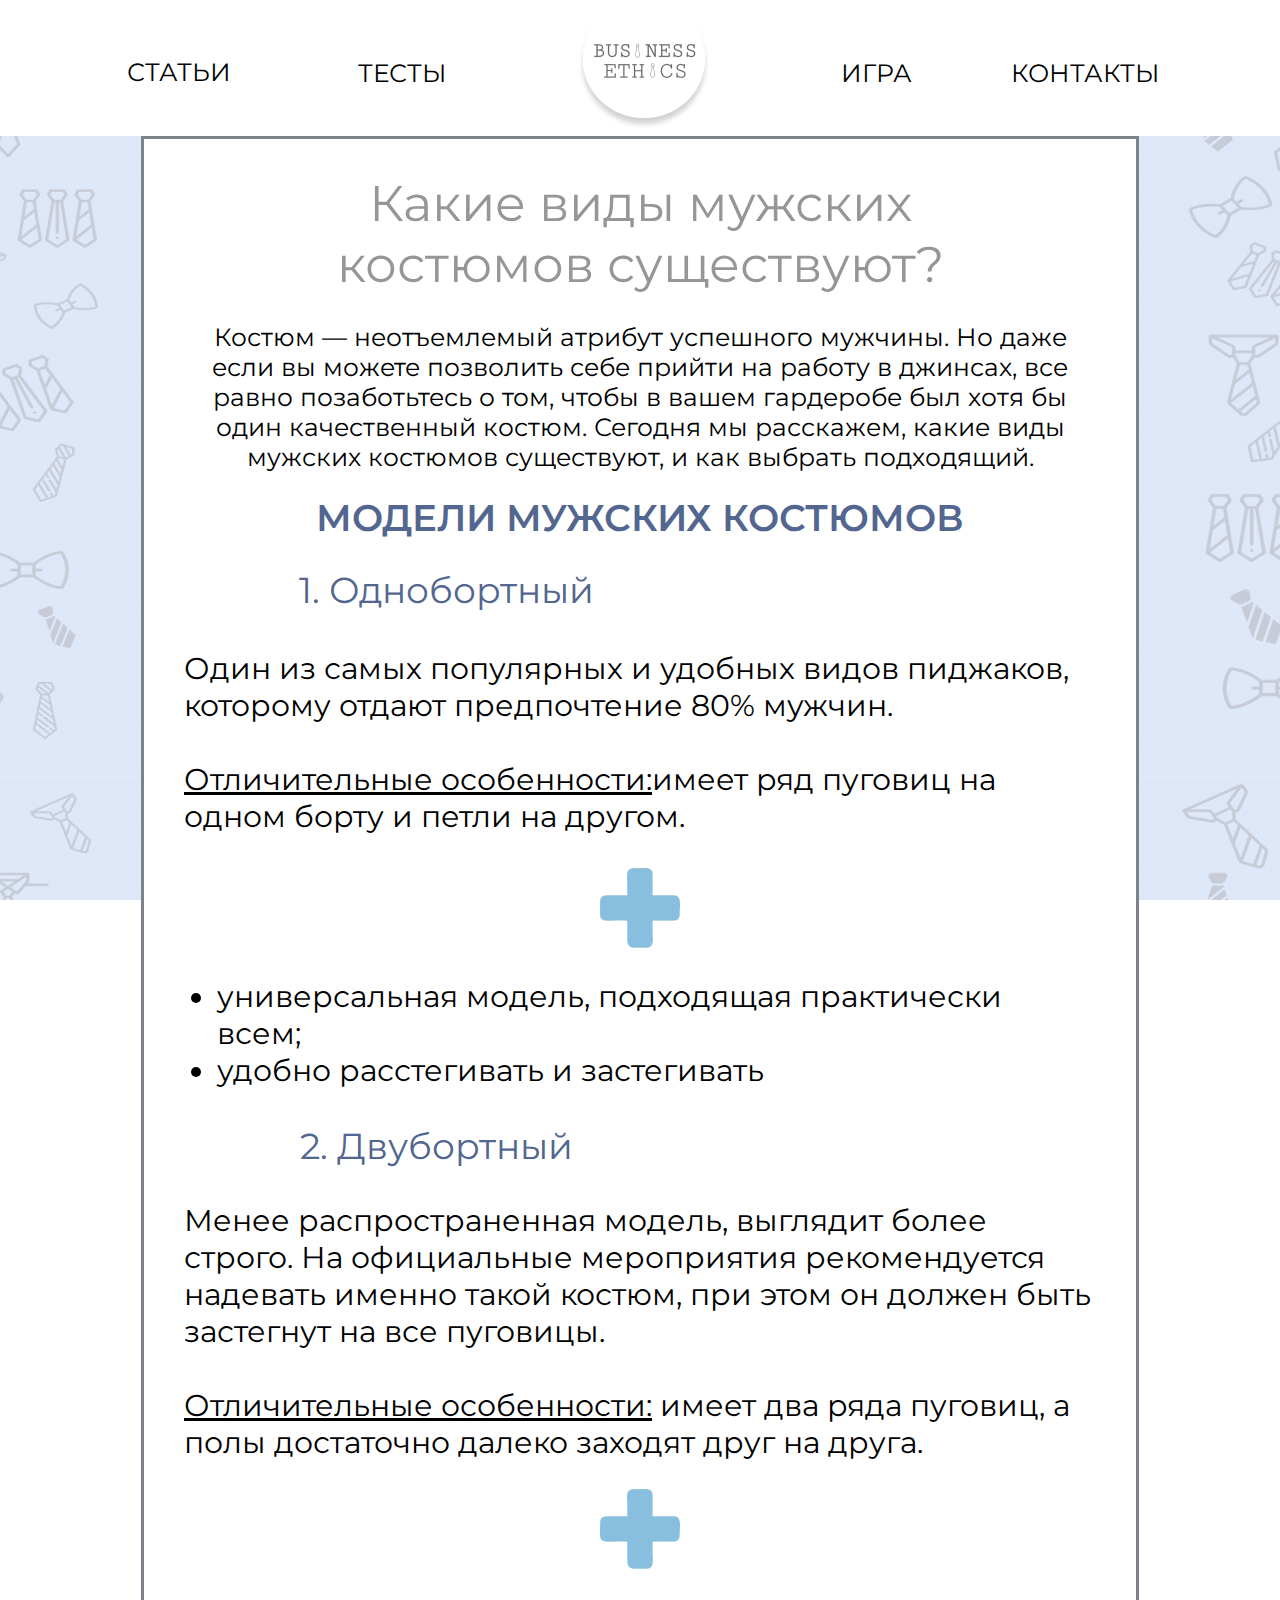
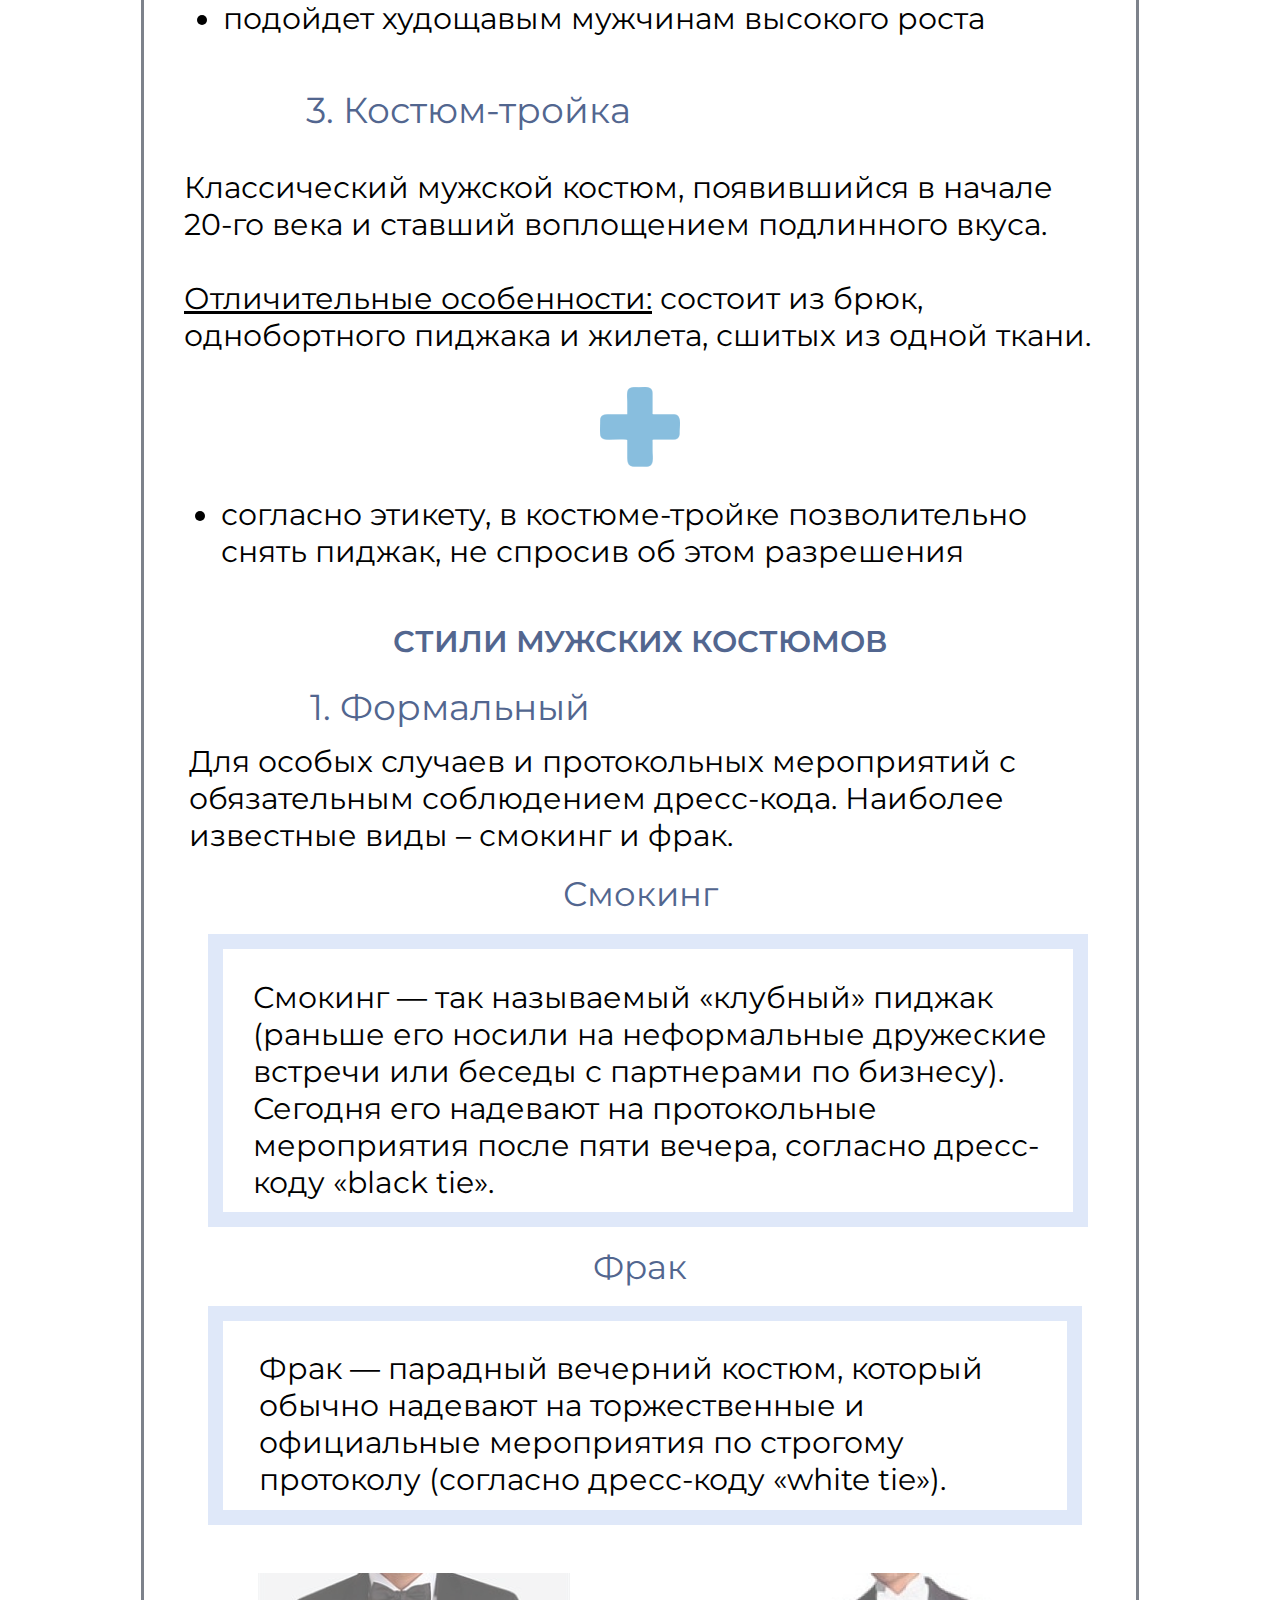
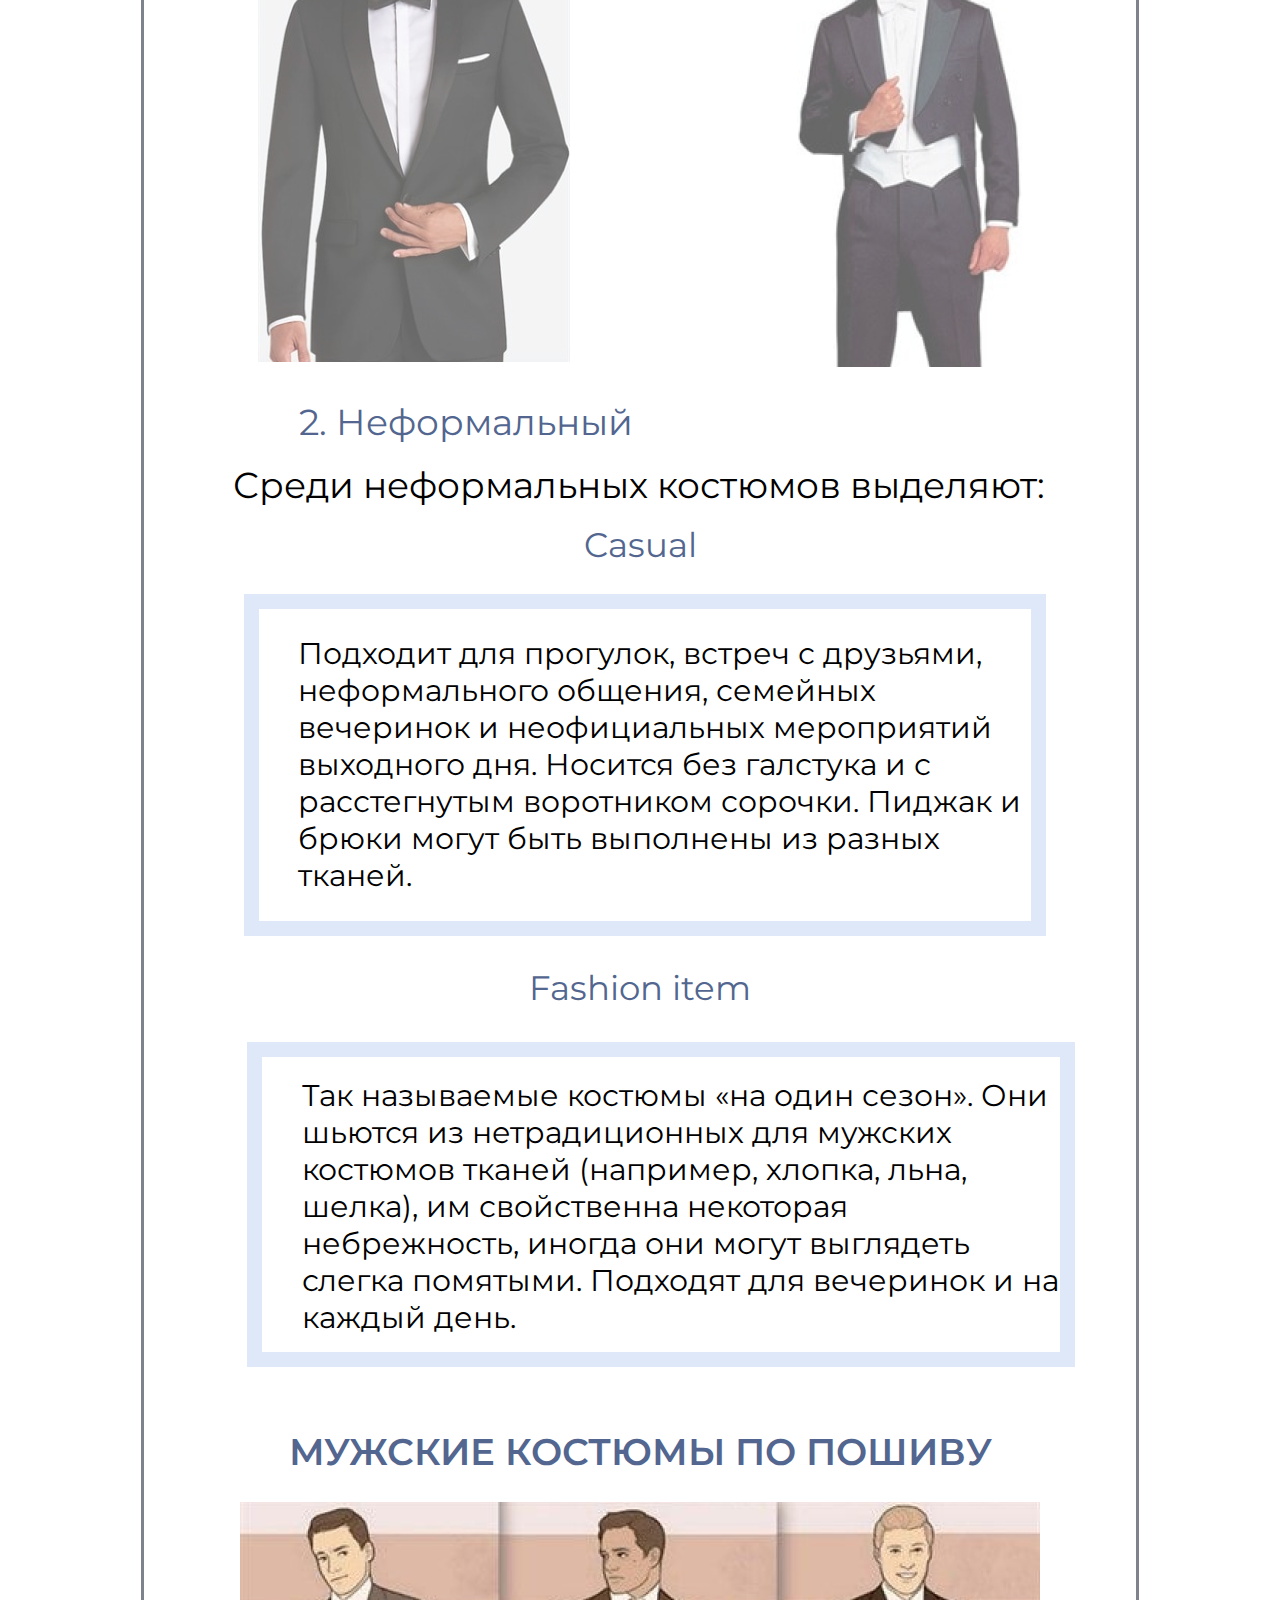
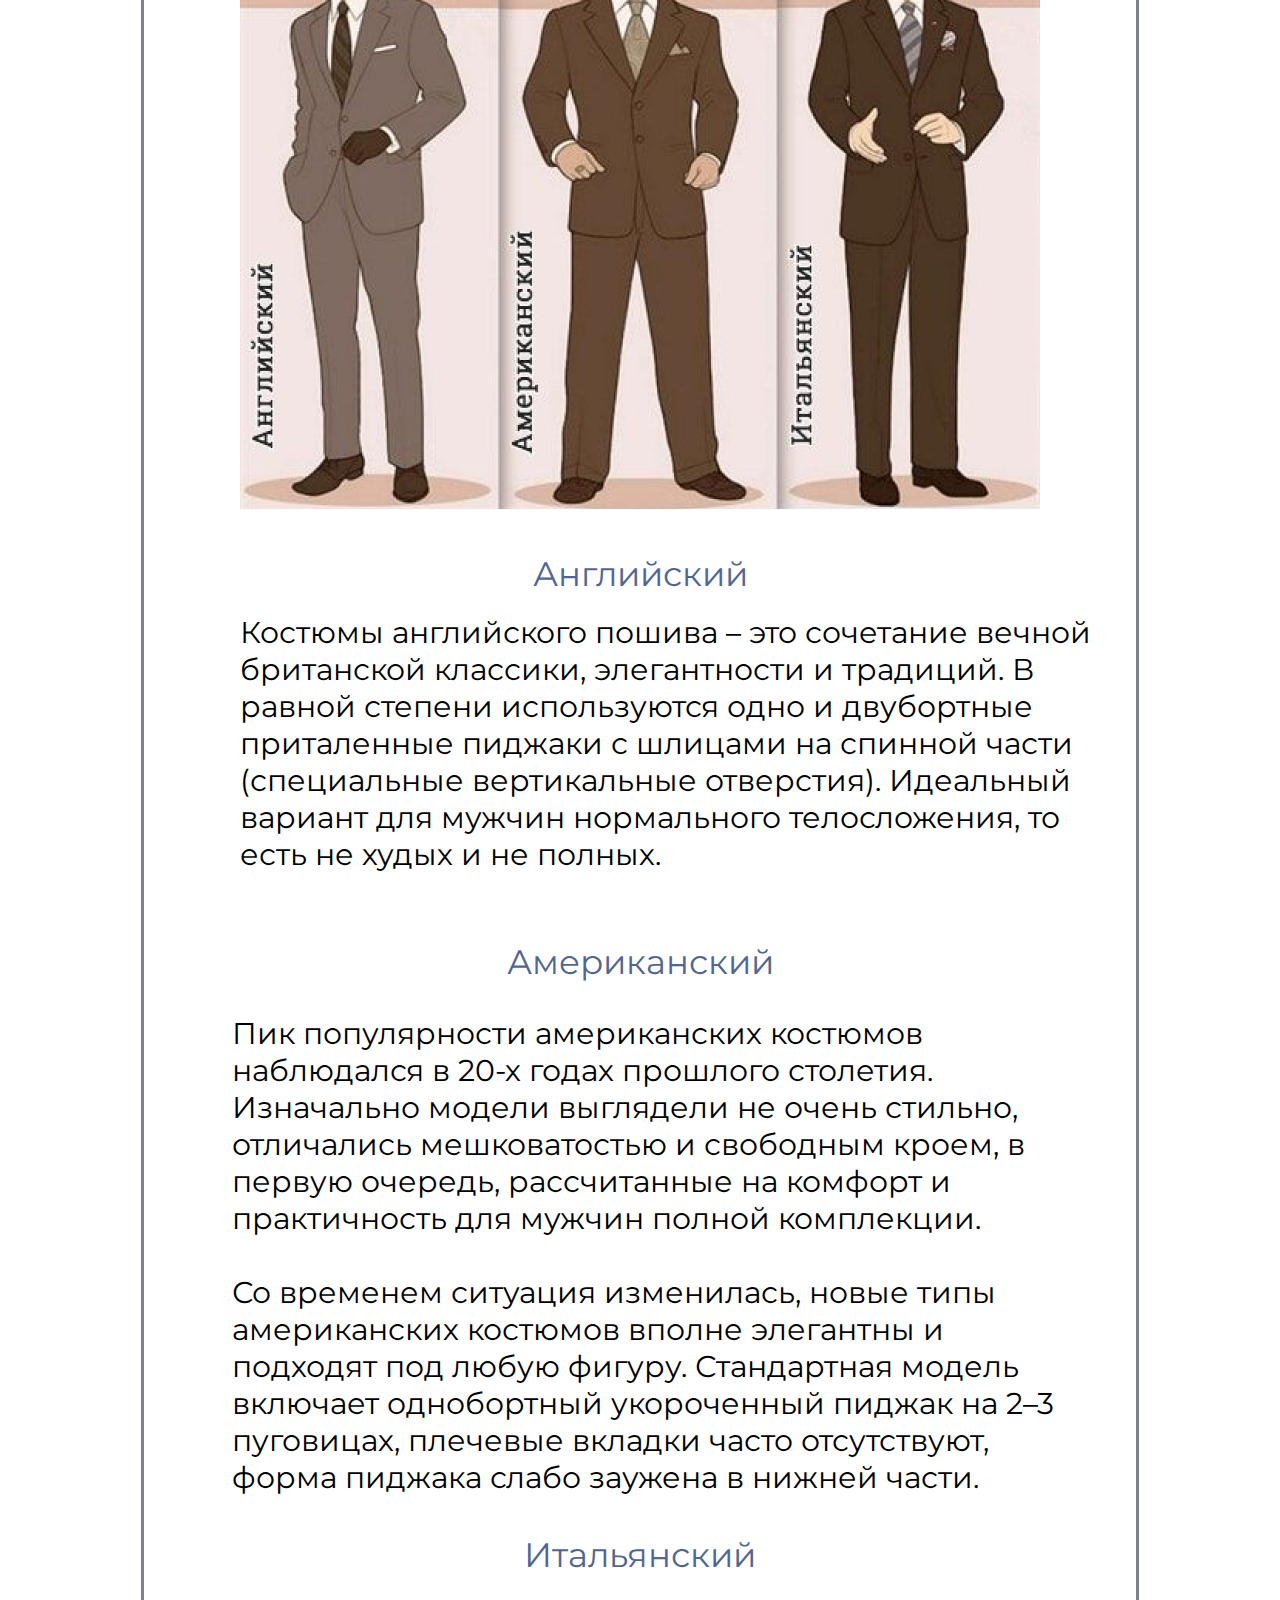
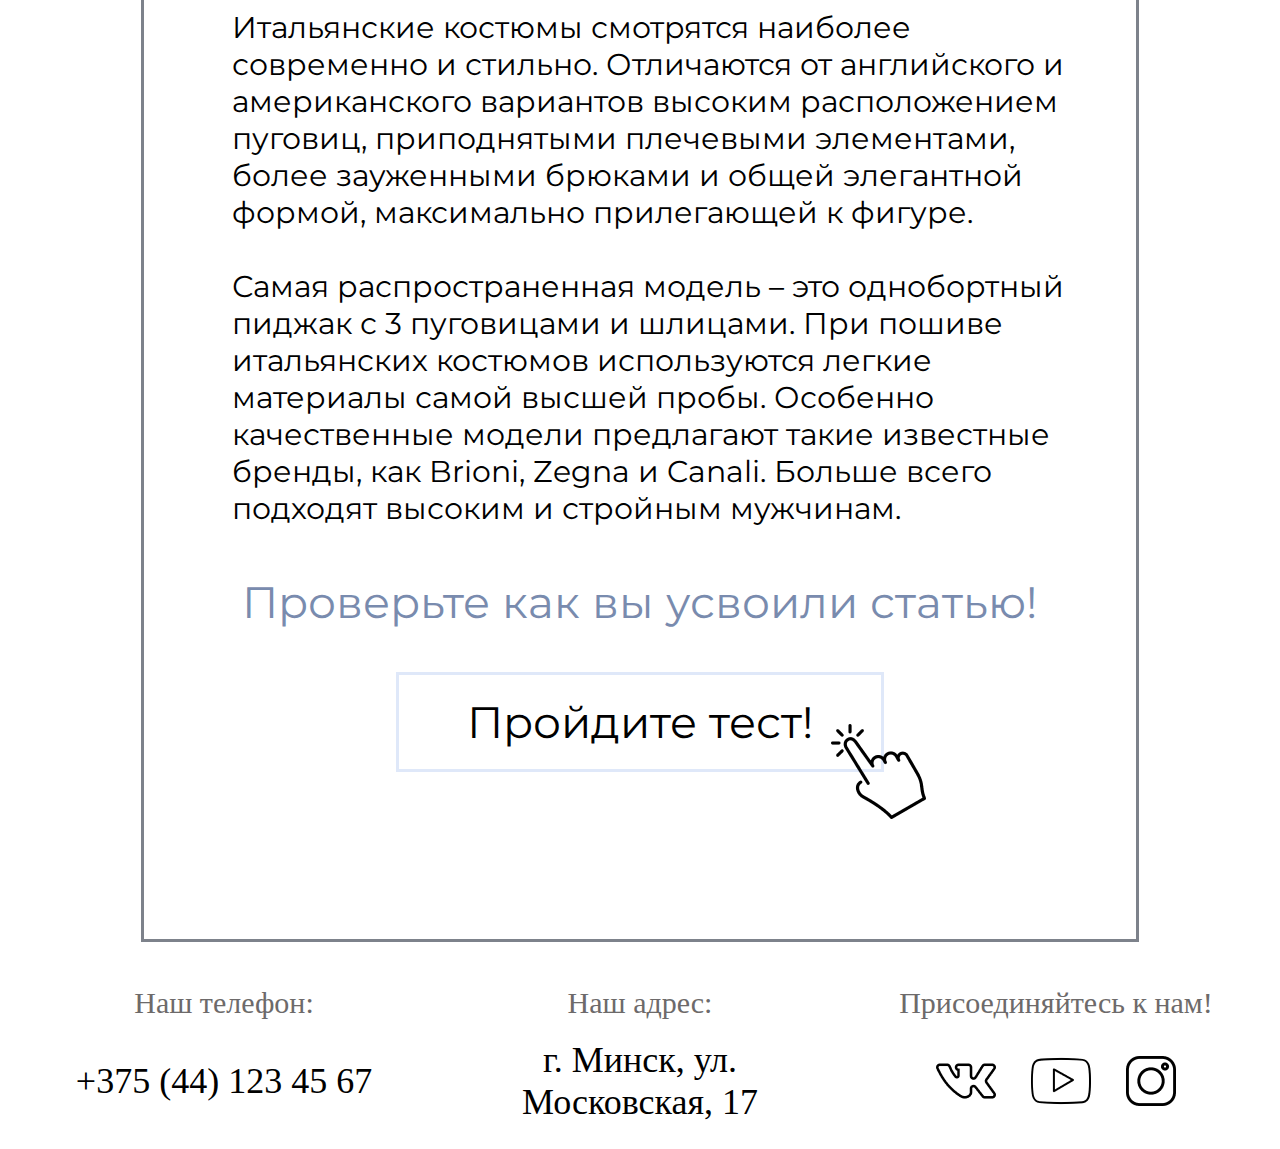
<file: st3/kostymman.html>
<!DOCTYPE html>
<html>
	<head>
	<meta charset="utf-8">
		<title>	Какие виды мужских костюмов существуют?</title>
	<link href="menssuits.css" rel="stylesheet" type="text/css"/>
	<link rel="preconnect" href="https://fonts.googleapis.com">
	<link rel="preconnect" href="https://fonts.gstatic.com" crossorigin>
	<link href="https://fonts.googleapis.com/css2?family=Montserrat:wght@400;600&family=Playfair+Display&display=swap" rel="stylesheet">

	<header>
		<nav>
			<div class="block1">
				<div class="article">
		 <button class="article1">Статьи
		 </button>
		 <div class="article-content">
			 <a href="../st1/galstyki.html" class="article11">статья №1  </a>
			 <a href="../st2/women.html" class="article11">статья №2  </a>
			 <a href="../st3/kostymman.html" class="article11">статья №3  </a>
			 <a href="../st4/serverovka.html" class="article11">статья №4  </a>
			 <a href="../st5/man.html" class="article11">статья №5  </a>
		</div>
		</div>
				<a href="#test">тесты</a>
			</div>
		<div class="logo">

			<a href="../index.html"><img src="../img_links/log.png" width="134" height="130"></a>

		</div>
			<div class="block2">
		<a href="#game" class="game">игра</a>

		<a href="../contacts/contacts.html">контакты</a>
			</div>
		</nav>
	</header>


	<body>
		<div class="main">
			<div class="text">
				Какие виды мужских костюмов существуют?
			</div>
			<div class="text2">
				Костюм — неотъемлемый атрибут успешного мужчины. Но даже если вы можете позволить себе прийти на работу в джинсах, все равно позаботьтесь о том, чтобы в вашем гардеробе был хотя бы один качественный костюм. Сегодня мы расскажем, какие виды мужских костюмов существуют, и как выбрать подходящий.
			</div>
			<div class="text_bef_3">
				Модели мужских костюмов
			</div>
			<div class="text3">
				1. Однобортный
			</div>
			<div class="text4">
				Один из самых популярных и удобных видов пиджаков, которому отдают предпочтение 80% мужчин.<br><br>
				<a id="underline">Отличительные особенности:</a>имеет ряд пуговиц на одном борту и петли на другом.
			</div>
			<div class="type">
				<img src="plus.png" />
			</div>
			<div class="after_type">
				<ul>
					<li>универсальная модель, подходящая практически всем;</li>
					<li>удобно расстегивать и застегивать</li>
				</ul>
			</div>
			<div class="text_">
				2. Двубортный
			</div>
			<div class="text_2">
				Менее распространенная модель, выглядит более строго. На официальные мероприятия рекомендуется надевать именно такой костюм, при этом он должен быть застегнут на все пуговицы.<br><br>
				<a id="underline">Отличительные особенности:</a> имеет два ряда пуговиц, а полы достаточно далеко заходят друг на друга.
			</div>
			<div class="type_2">
				<img src="plus.png" />
			</div>
			<div class="arter_type_2">
				<ul>
					<li>подойдет худощавым мужчинам высокого роста</li>
				</ul>
			</div>
			<div class="text_3">
				3. Костюм-тройка
			</div>
			<div class="text_4">
				Классический мужской костюм, появившийся в начале 20-го века и ставший воплощением подлинного вкуса.<br><br>
				<a id="underline">Отличительные особенности:</a> состоит из брюк, однобортного пиджака и жилета, сшитых из одной ткани.
			</div>
			<div class="type_3">
				<img src="plus.png" />
			</div>
			<div class="arter_type_3">
				<ul>
					<li>согласно этикету, в костюме-тройке позволительно снять пиджак, не спросив об этом разрешения </li>
				</ul>
			</div>
			<div class="text_bef_5">
				Стили мужских костюмов
			</div>
			<div class="text_5">
				1. Формальный
			</div>
			<div class="text_6">
				Для особых случаев и протокольных мероприятий с обязательным соблюдением дресс-кода. Наиболее известные виды – смокинг и фрак.
			</div>
			<div class="text_aft_6">
				Смокинг
			</div>
			<div class="text_aft_6_1">
				Смокинг — так называемый «клубный» пиджак (раньше его носили на неформальные дружеские встречи или беседы с партнерами по бизнесу). Сегодня его надевают на протокольные мероприятия после пяти вечера, согласно дресс-коду «black tie».
			</div>
			<div class="text_aft_6_2">
				Фрак
			</div>
			<div class="text_aft_6_3">
				Фрак — парадный вечерний костюм, который обычно надевают на торжественные и официальные мероприятия по строгому протоколу (согласно дресс-коду «white tie»).
			</div>
			<div class="exemples">
				<img id="one" src="смокинг.png">
				<img id="two" src="фрак.png">
			</div>
			<div class="text_7">
				2. Неформальный
			</div>
			<div class="text_8">
				Среди неформальных костюмов выделяют:
			</div>
			<div class="text_aft_8">
				Casual
			</div>
			<div class="text_aft_8_1">
				Подходит для прогулок, встреч с друзьями, неформального общения, семейных вечеринок и неофициальных мероприятий выходного дня. Носится без галстука и с расстегнутым воротником сорочки. Пиджак и брюки могут быть выполнены из разных тканей.
			</div>
			<div class="text_aft_8_2">
				Fashion item
			</div>
			<div class="text_aft_8_3">
				Так называемые костюмы «на один сезон». Они шьются из нетрадиционных для мужских костюмов тканей (например, хлопка, льна, шелка), им свойственна некоторая небрежность, иногда они могут выглядеть слегка помятыми. Подходят для вечеринок и на каждый день.
			</div>

			<div class="text_9">
				Мужские костюмы по пошиву
			</div>
			<div class="type_5">
				<img src="pokroykostyuma 1.png" />
			</div>
			<div class="text_9_1">
				Английский
			</div>

			<div class="text_10">
				Костюмы английского пошива – это сочетание вечной британской классики, элегантности и традиций. В равной степени используются одно и двубортные приталенные пиджаки с шлицами на спинной части (специальные вертикальные отверстия). Идеальный вариант для мужчин нормального телосложения, то есть не худых и не полных.
			</div>
			<div class="text_9_2">
				Американский
			</div>

			<div class="text_10_2">
				Пик популярности американских костюмов наблюдался в 20-х годах прошлого столетия. Изначально модели выглядели не очень стильно, отличались мешковатостью и свободным кроем, в первую очередь, рассчитанные на комфорт и практичность для мужчин полной комплекции.
				<br><br>
				Со временем ситуация изменилась, новые типы американских костюмов вполне элегантны и подходят под любую фигуру. Стандартная модель включает однобортный укороченный пиджак на 2–3 пуговицах, плечевые вкладки часто отсутствуют, форма пиджака слабо заужена в нижней части.
			</div>
			<div class="text_9_3">
				Итальянский
			</div>

			<div class="text_10_3">
				Итальянские костюмы смотрятся наиболее современно и стильно. Отличаются от английского и американского вариантов высоким расположением пуговиц, приподнятыми плечевыми элементами, более зауженными брюками и общей элегантной формой, максимально прилегающей к фигуре.
				<br><br>
				Самая распространенная модель – это однобортный пиджак с 3 пуговицами и шлицами. При пошиве итальянских костюмов используются легкие материалы самой высшей пробы. Особенно качественные модели предлагают такие известные бренды, как Brioni, Zegna и Canali. Больше всего подходят высоким и стройным мужчинам.
			</div>
			<div class="text_13">
				Проверьте как вы усвоили статью!
			</div>
			<div class="button">
				<a id="test" class="btm" href="../t3/index.html"> Пройдите тест! </a>
			</div>
			<div class="type_8">
				<img src="../img_links/tap.png" >
			</div>
		</div>
		<div class="footer">
			<div class="text__line1">
				<div class="text_el">
					Наш телефон:
				</div>
				<div class="text_el">
				Наш адрес:
				</div>
				<div class="text_el">
					Присоединяйтесь к нам!
				</div>
			</div>

			<div class="text__line2">
				<div class="text_el">
					+375 (44) 123 45 67
				</div>
				<div class="text_el">
					г. Минск, ул. Московская, 17
				</div>
				<div class="text_el">
					<img src="../img_links/vk.png">
					<img id="pic2" src="../img_links/youtube.png">
					<img src="../img_links/instagram.png">
				</div>
			</div>
		</div>
	</body>
</html>
</file>
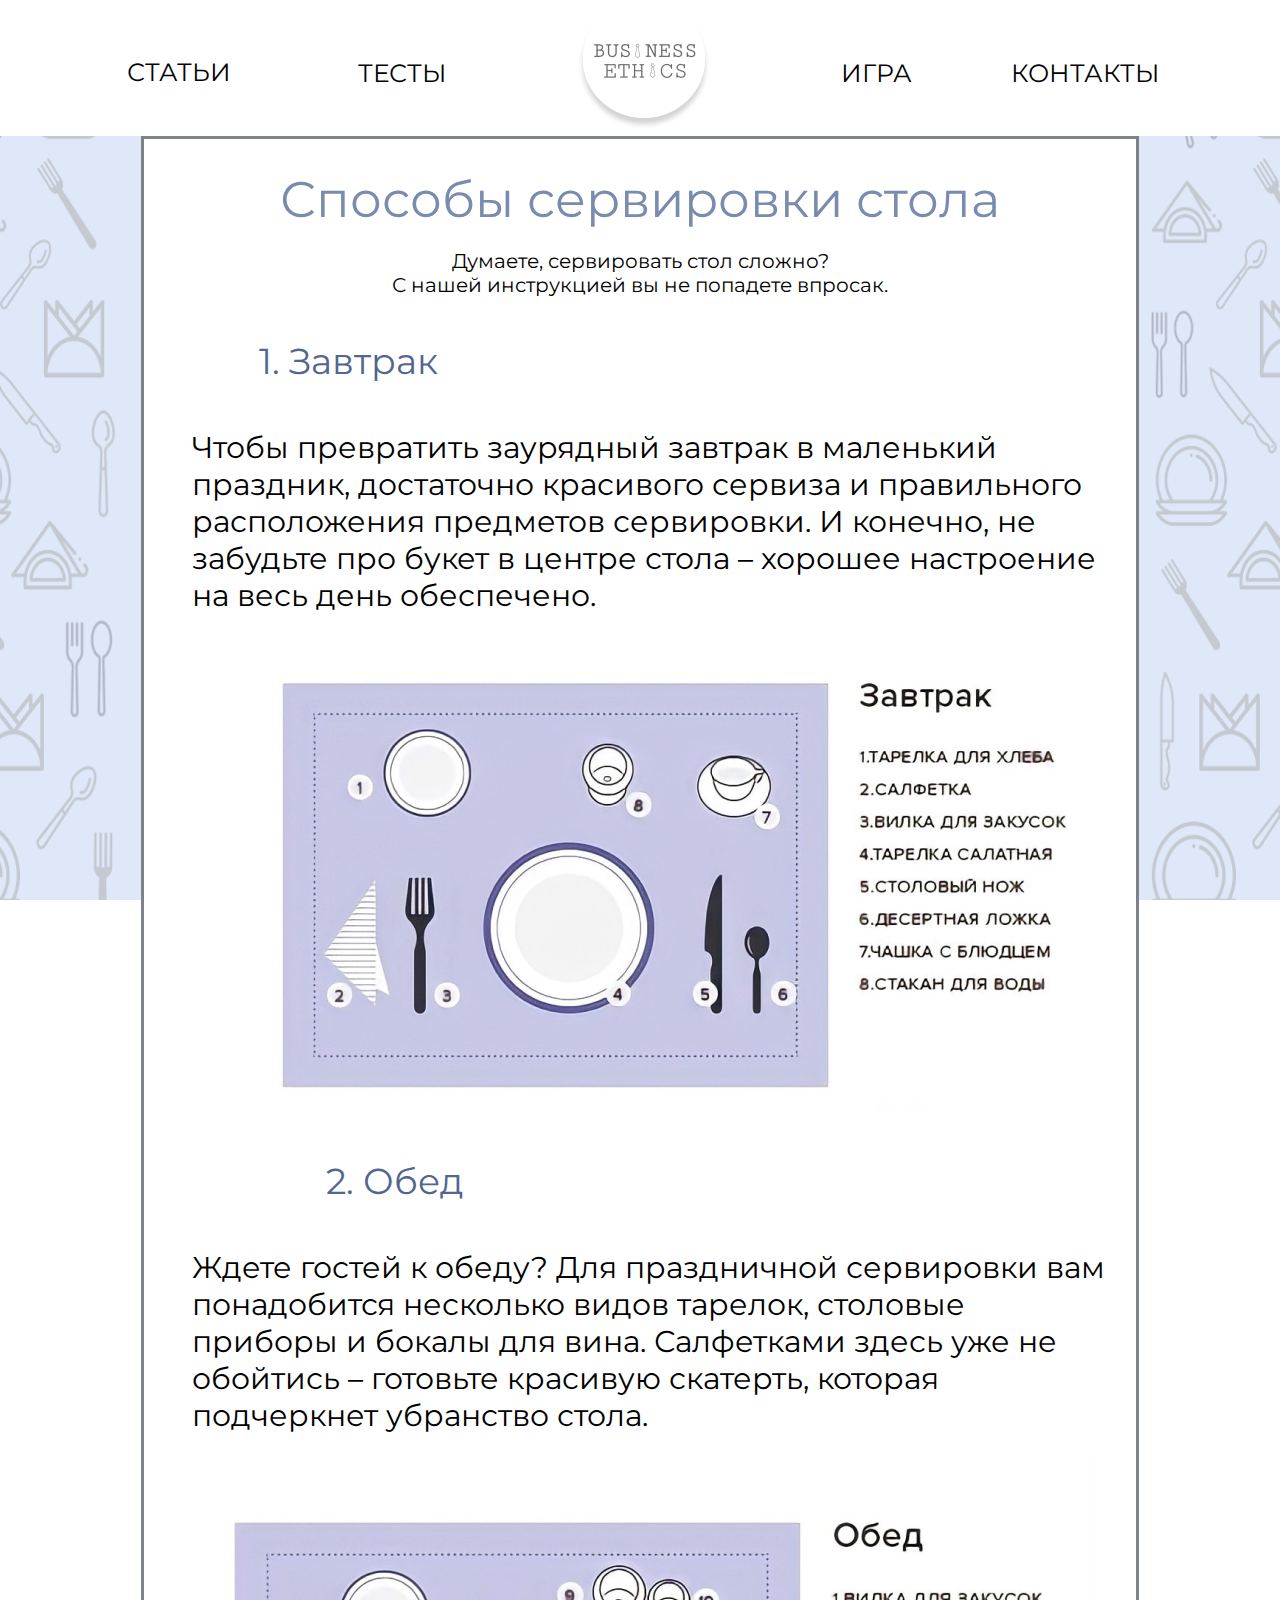
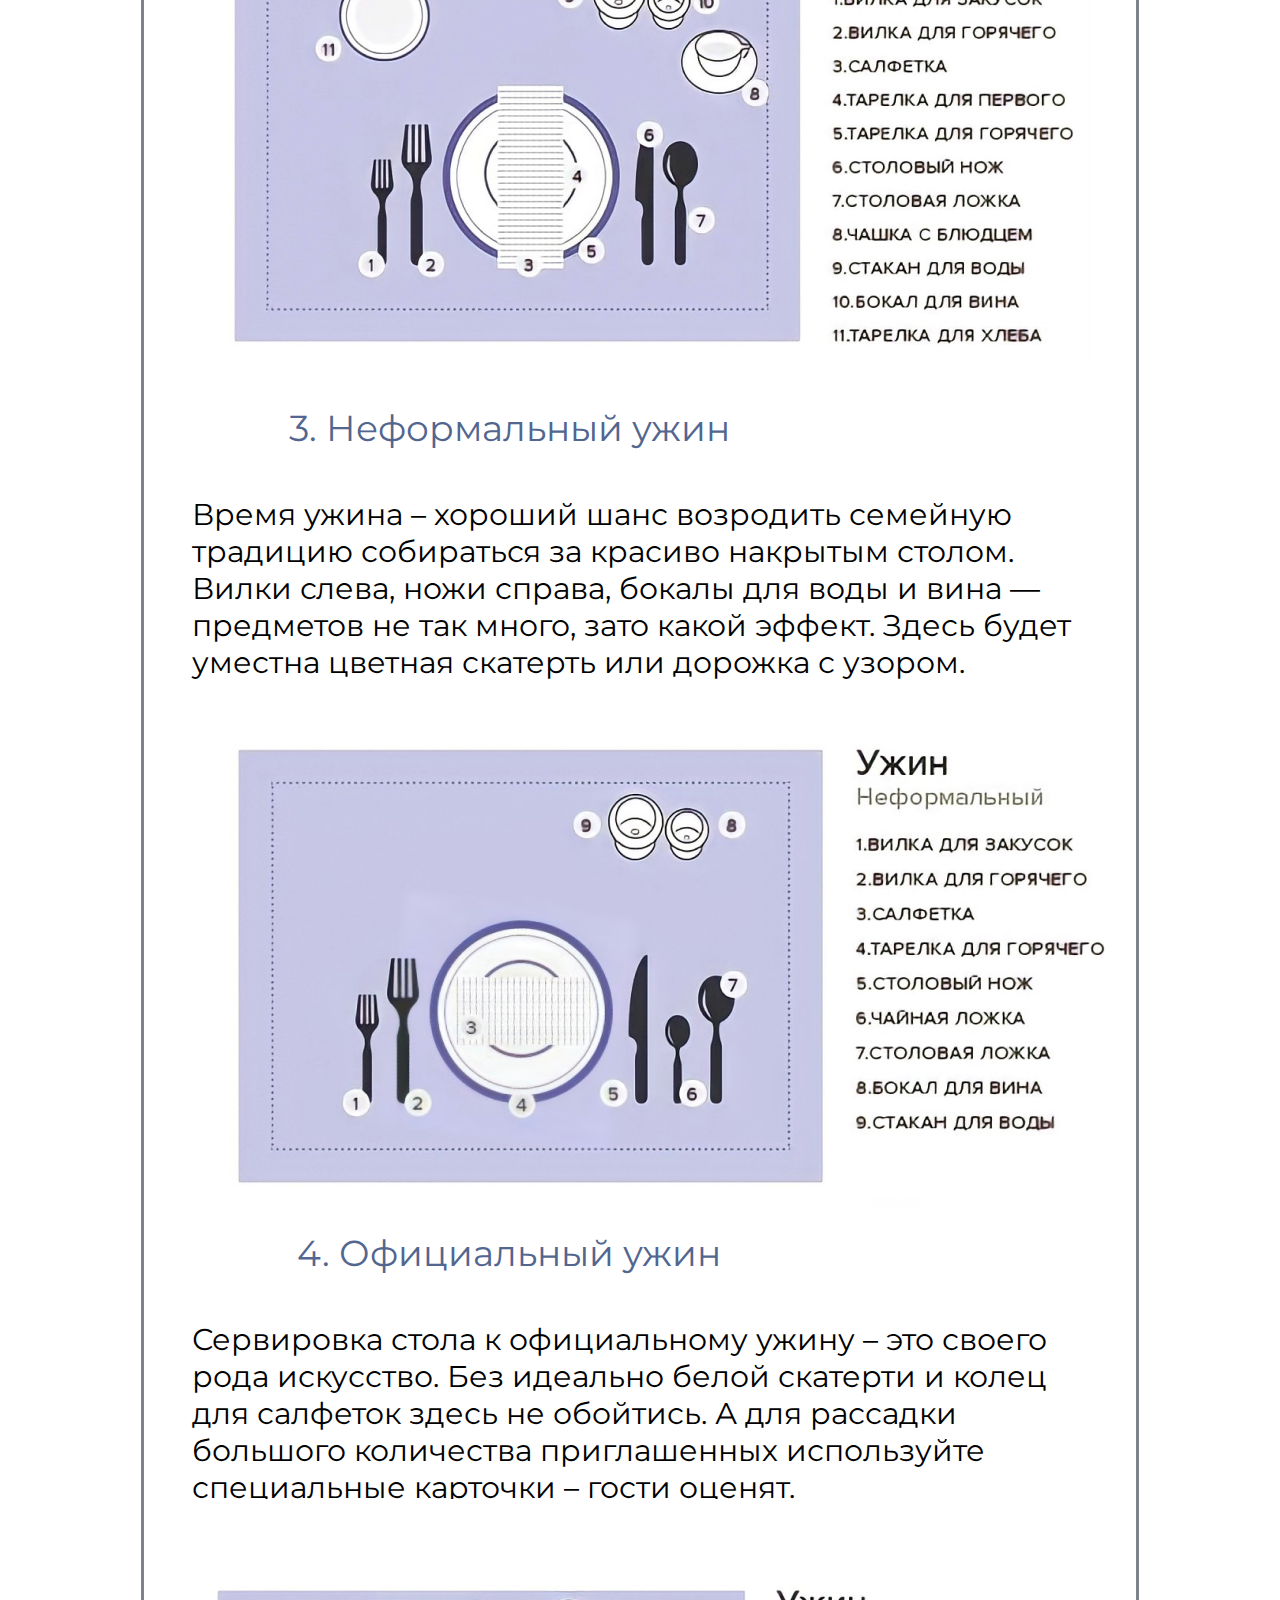
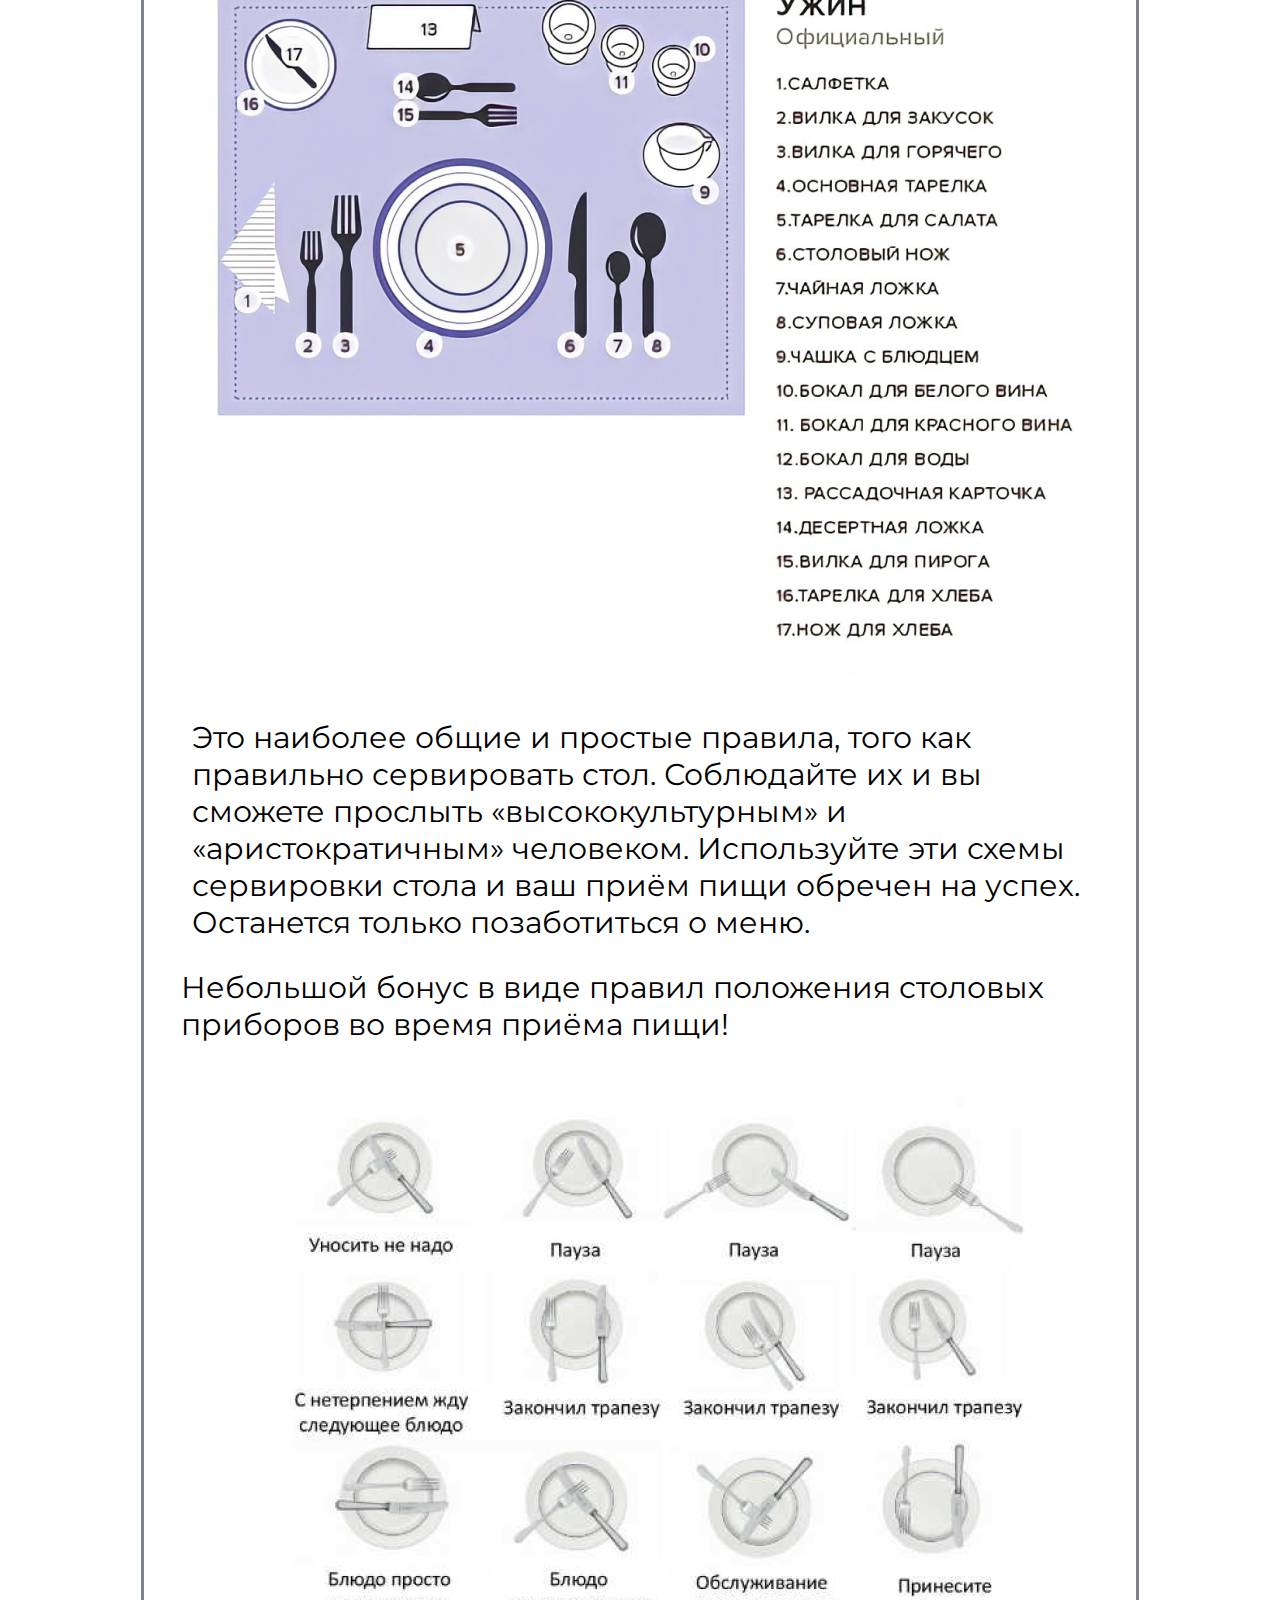
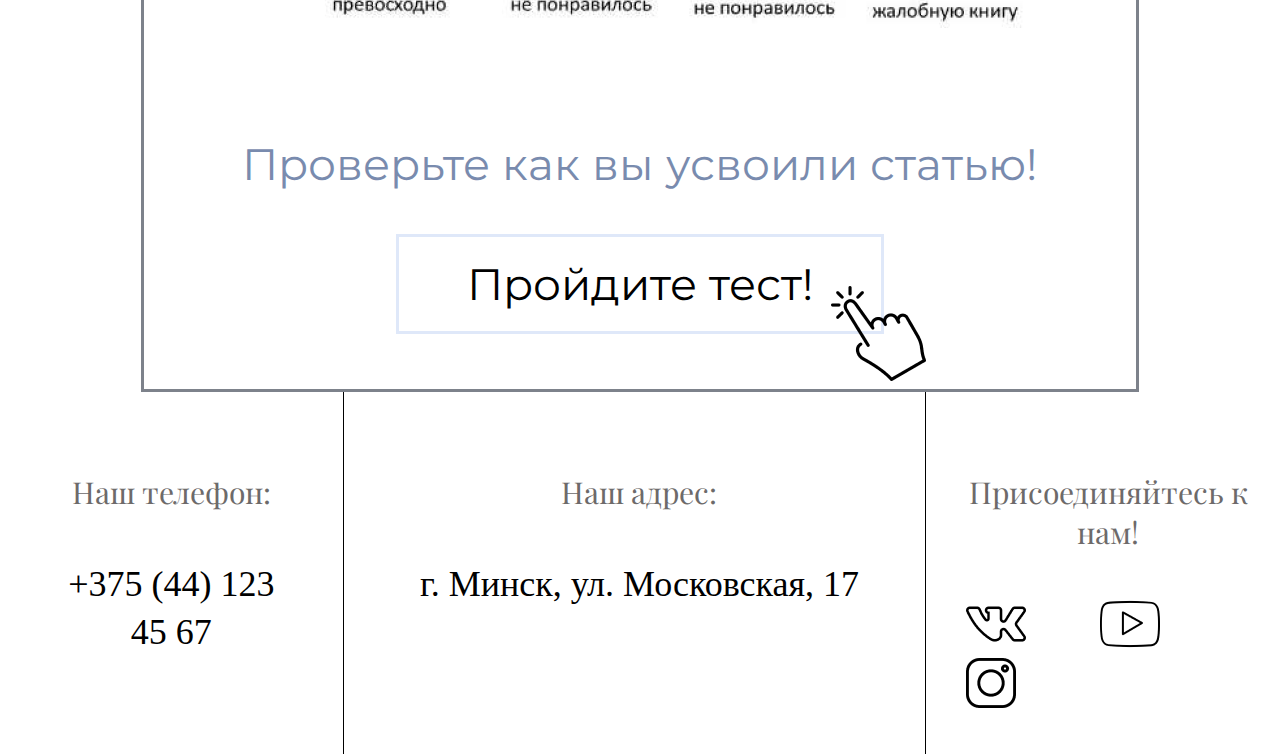
<file: st4/serverovka.html>
<!DOCTYPE html>
  <html lang="en">
  <head>
  <meta char="UTF-8">
  <meta name="viewport" content="width=device-width, initial-scale=1">
  <link href="style.css" rel="stylesheet" href="style.css">
  <link rel="preconnect" href="https://fonts.googleapis.com">
	<link rel="preconnect" href="https://fonts.gstatic.com" crossorigin>
	<link href="https://fonts.googleapis.com/css2?family=Montserrat&family=Playfair+Display&display=swap" rel="stylesheet">
  <title>	Способы сервировки стола</title>
</head>
<header>
  <nav>
    <div class="block1">
      <div class="article">
   <button class="article1">Статьи
   </button>
   <div class="article-content">
     <a href="../st1/galstyki.html" class="article11">статья №1  </a>
     <a href="../st2/women.html" class="article11">статья №2  </a>
     <a href="../st3/kostymman.html" class="article11">статья №3  </a>
     <a href="../st4/serverovka.html" class="article11">статья №4  </a>
     <a href="../st5/man.html" class="article11">статья №5  </a>
  </div>
  </div>
      <a href="#test">тесты</a>
    </div>
  <div class="logo">

    <a href="../index.html"><img src="../img_links/log.png" width="134" height="130"></a>

  </div>
    <div class="block2">
  <a href="#game" class="game">игра</a>

  <a href="../contacts/contacts.html">контакты</a>
    </div>
  </nav>
</header>


	<body>
		<div class="main">
			<div class="text">
				Способы сервировки стола
			</div>
			<div class="tetx2">
				Думаете, сервировать стол сложно?<br>
       С нашей инструкцией вы не попадете впросак.
			</div>
      <div class="text3">
        1. Завтрак
      </div>
      <div class="text4">
        Чтобы превратить заурядный завтрак в маленький праздник, достаточно красивого сервиза и правильного расположения предметов сервировки. И конечно, не забудьте про букет в центре стола – хорошее настроение на весь день обеспечено.
      </div>
      <div class="type">
        <img class="zavtrak" src="images/завтрак.png" >
      </div>
      <div class="text_">
        2. Обед

      </div>
      <div class="text_2">
        Ждете гостей к обеду? Для праздничной сервировки вам понадобится несколько видов тарелок, столовые приборы и бокалы для вина. Салфетками здесь уже не обойтись – готовьте красивую скатерть, которая подчеркнет убранство стола.
      </div>
      <div class="type_2">
        <img class="obed" src="images/обед.png" />
      </div>
      <div class="text_3">
        3. Неформальный ужин
      </div>
      <div class="text_4">
      Время ужина – хороший шанс возродить семейную традицию собираться за красиво накрытым столом. Вилки слева, ножи справа, бокалы для воды и вина — предметов не так много, зато какой эффект. Здесь будет уместна цветная скатерть или дорожка с узором.
      </div>
      <div class="type_3">
        <img class="yzin_n" src="images/ужин неоф.png" />
      </div>
      <div class="text_5">
        4. Официальный ужин
      </div>
      <div class="text_6">
        Сервировка стола к официальному ужину – это своего рода искусство. Без идеально белой скатерти и колец для салфеток здесь не обойтись. А для рассадки большого количества приглашенных используйте специальные карточки – гости оценят.
      </div>



      <div class="type_4">
        <img class="yzin_o" src="images/ужин оф.png" />
      </div>

      <div class="text_7">
        Это наиболее общие и простые правила, того как правильно сервировать стол. Соблюдайте их и вы сможете прослыть «высококультурным» и «аристократичным» человеком. Используйте эти схемы сервировки стола и ваш  приём пищи обречен на успех. Останется только позаботиться о меню.
      </div>

      <div class="text_8">
        Небольшой бонус в виде правил положения столовых приборов во время приёма пищи!
      </div>
      <div class="type_7">
        <img src="images/вилки.png" />
      </div>





      <div class="text_13">
        Проверьте как вы усвоили статью!
      </div>
      <div class="button">
        <a id="test" class="btm" href="../t4/index.html"> Пройдите тест! </a>
        <div class="type_8">
          <img src="../img_links/tap.png" />
        </div>
      </div>
    </div>




    <footer>
         <div>
           <div class="block">
             <p class="stage1">Наш телефон:</p>
             <p>+375 (44) 123 45 67</p>
           </div>
           <div class="block">
             <p class="stage1">Наш адрес:</p>
             <p>г. Минск, ул. Московская, 17</p>
           </div>
           <div class="block2">
             <p class="stage1">Присоединяйтесь к нам!</p>
             <img src="../img_links/vk.png" alt="vk">
             <img src="../img_links/youtube.png" alt="youtube">
             <img src="../img_links/instagram.png" alt="instagram" class="instagram">


           </div>
         </div>
       </footer>
</html>
</file>
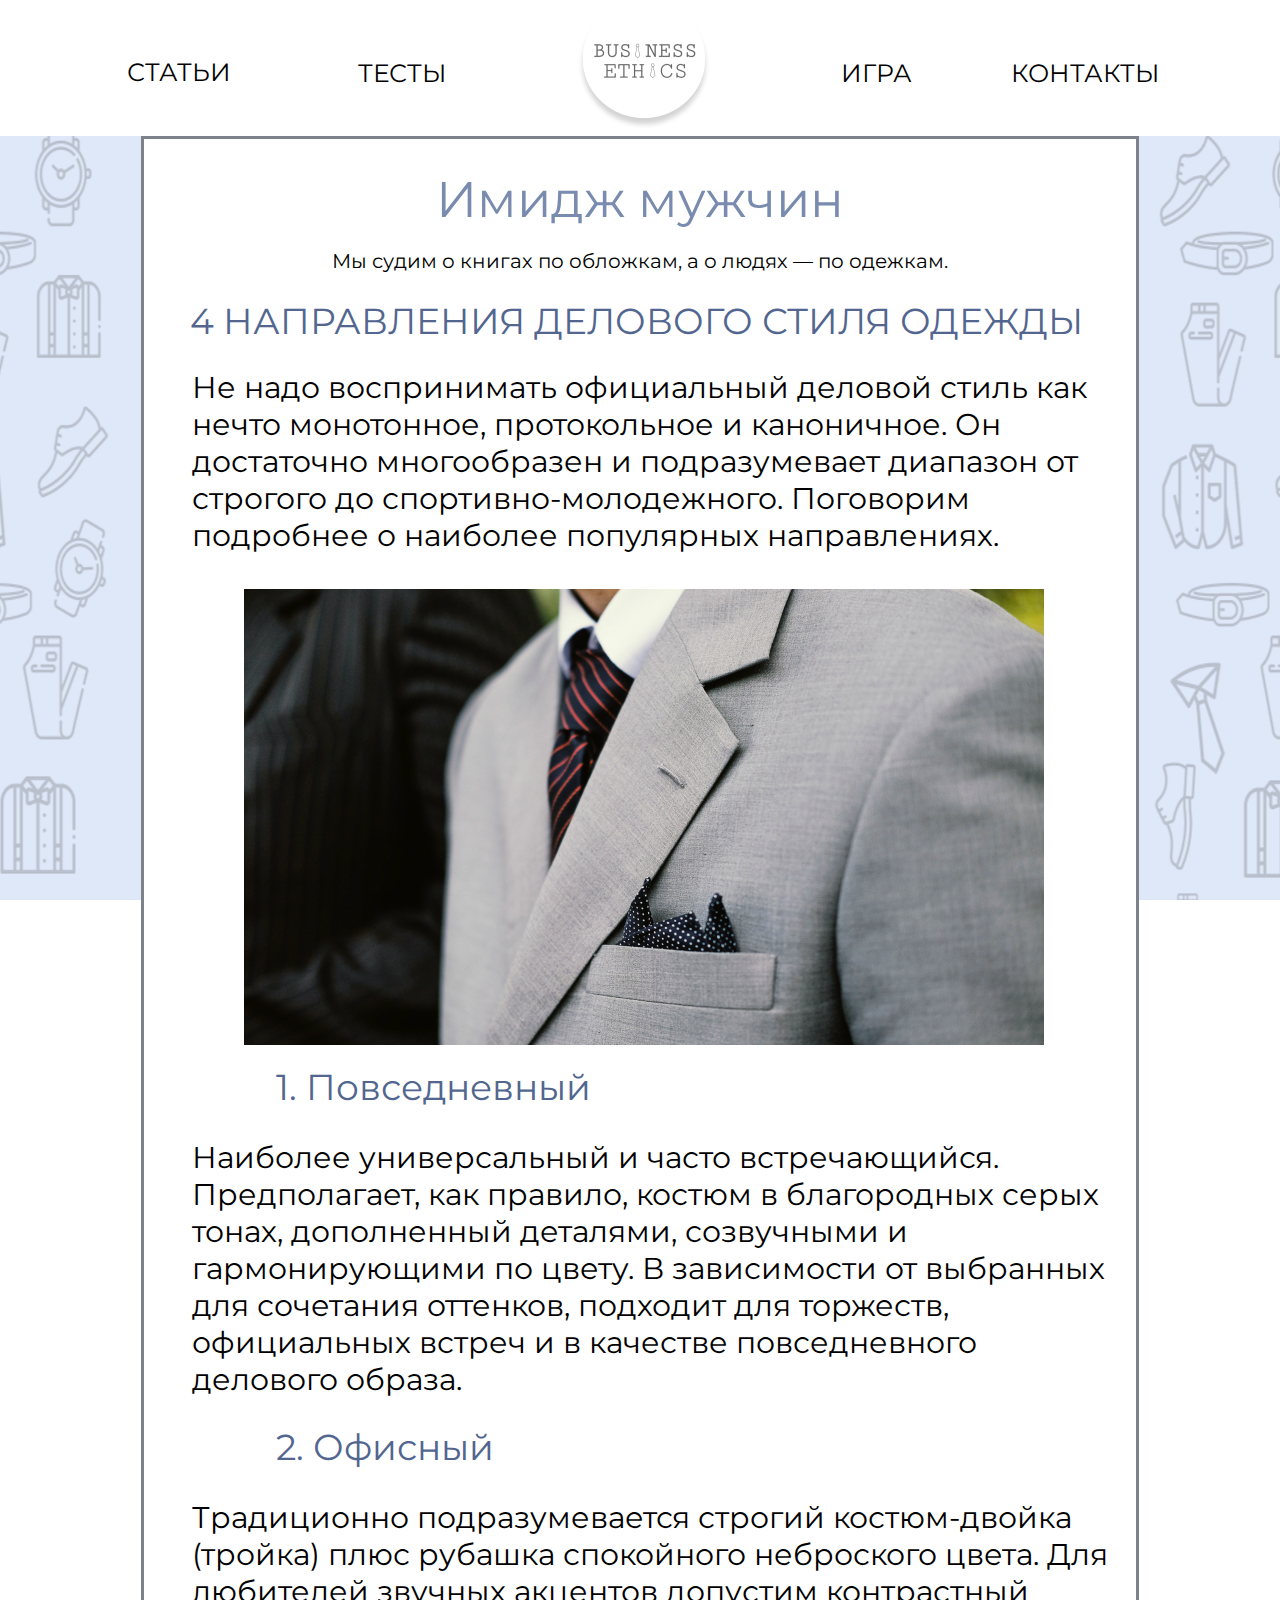
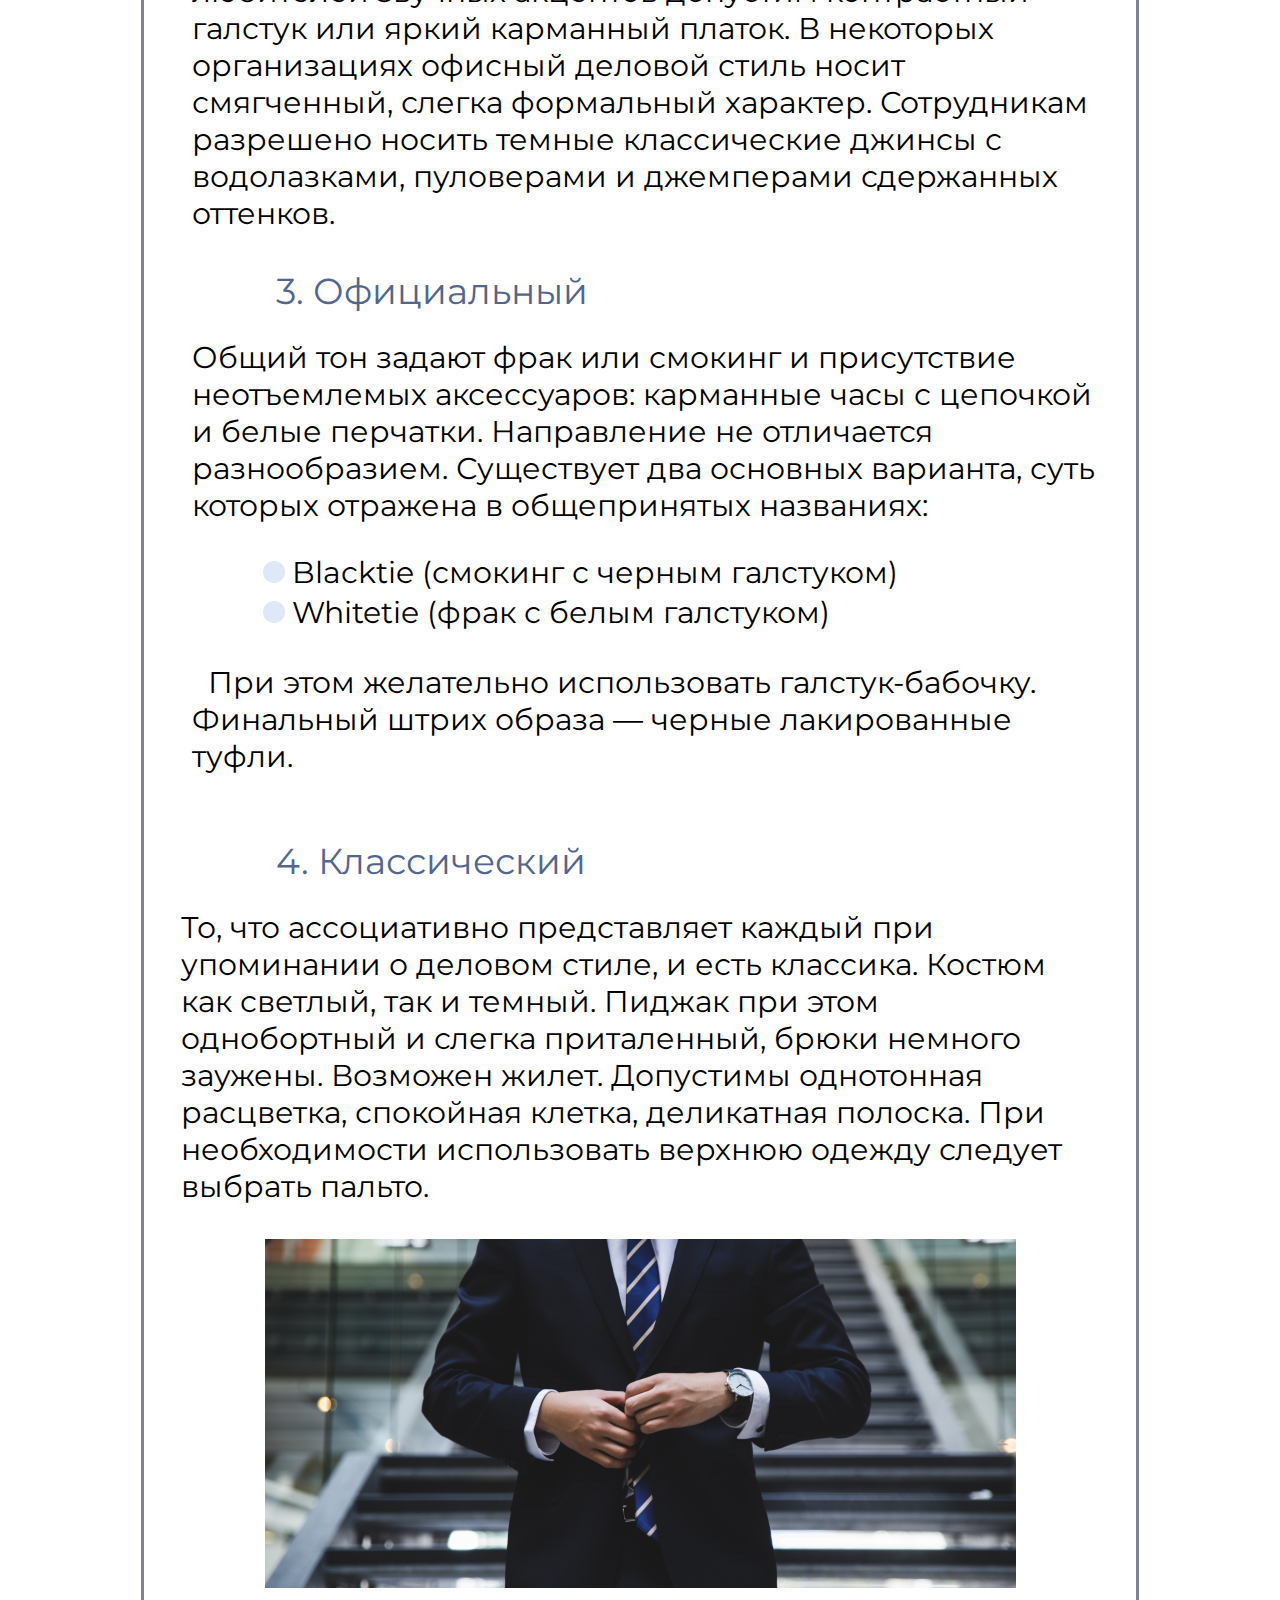
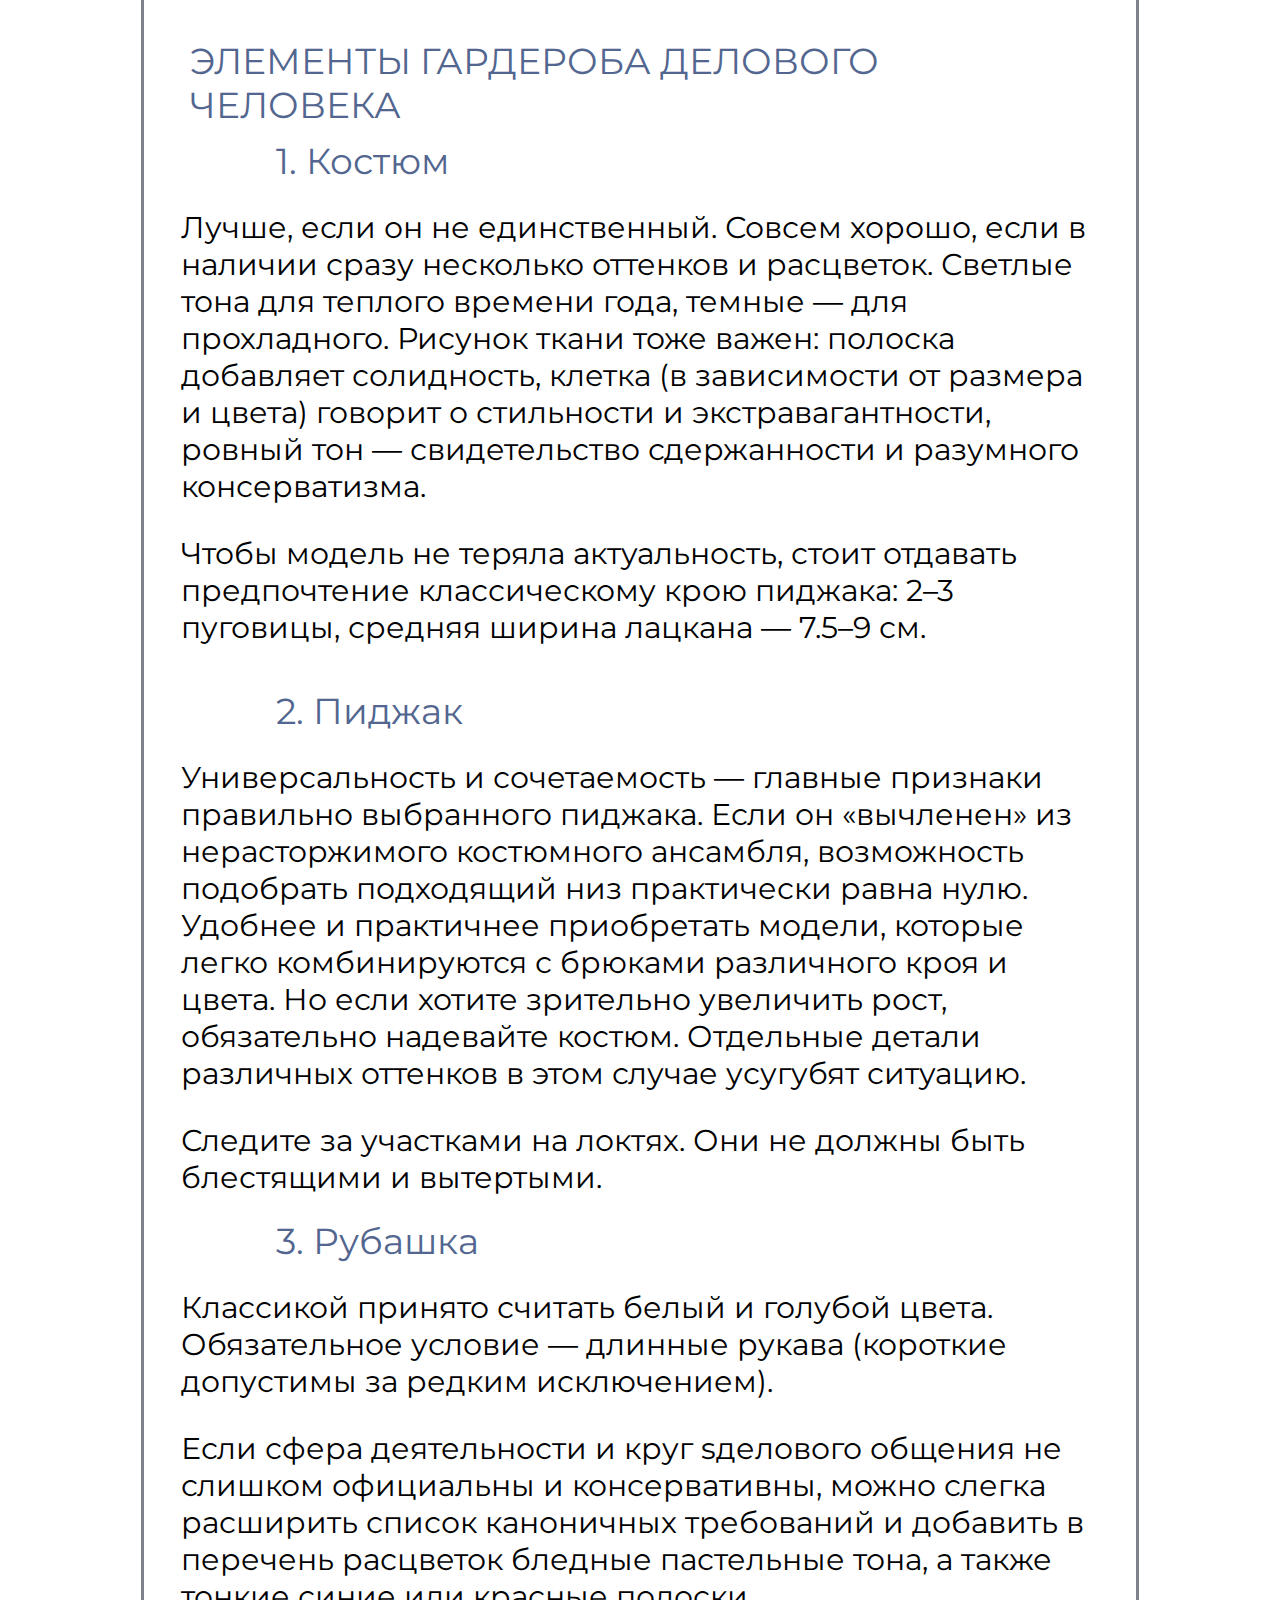
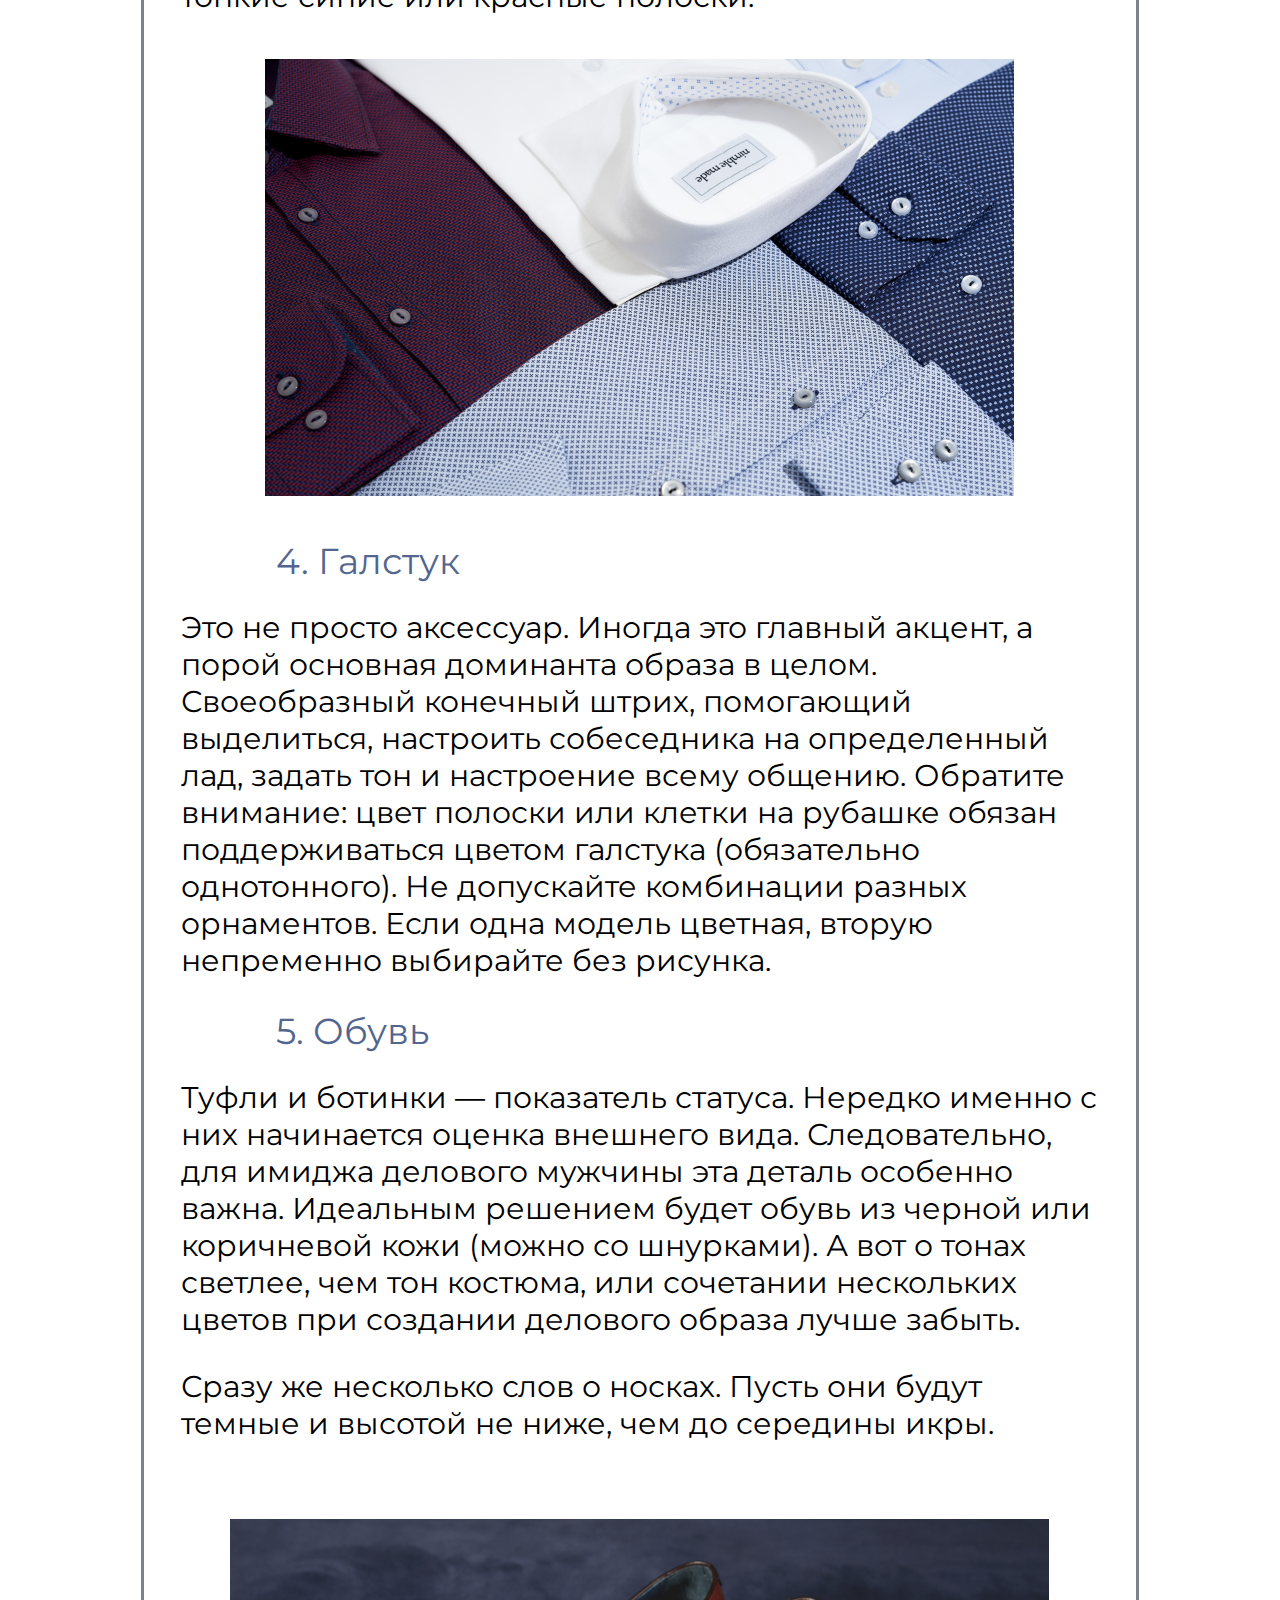
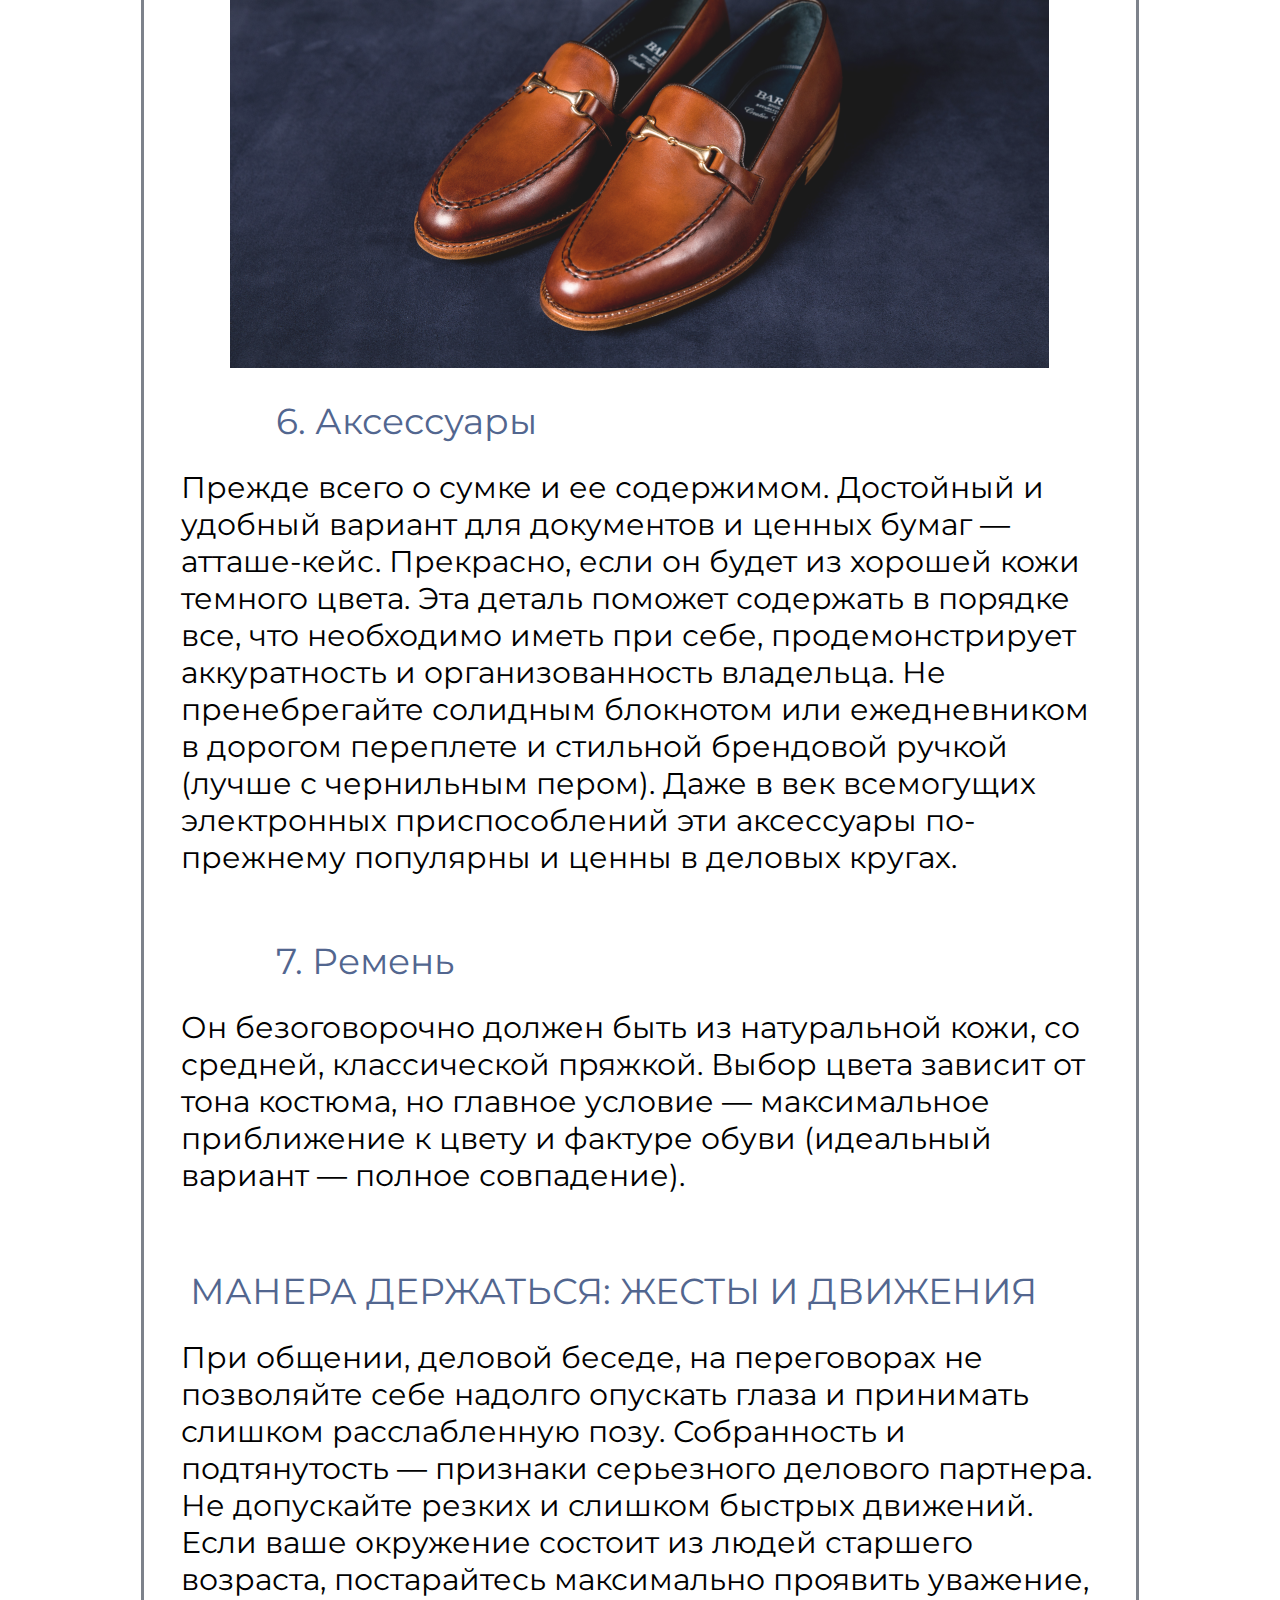
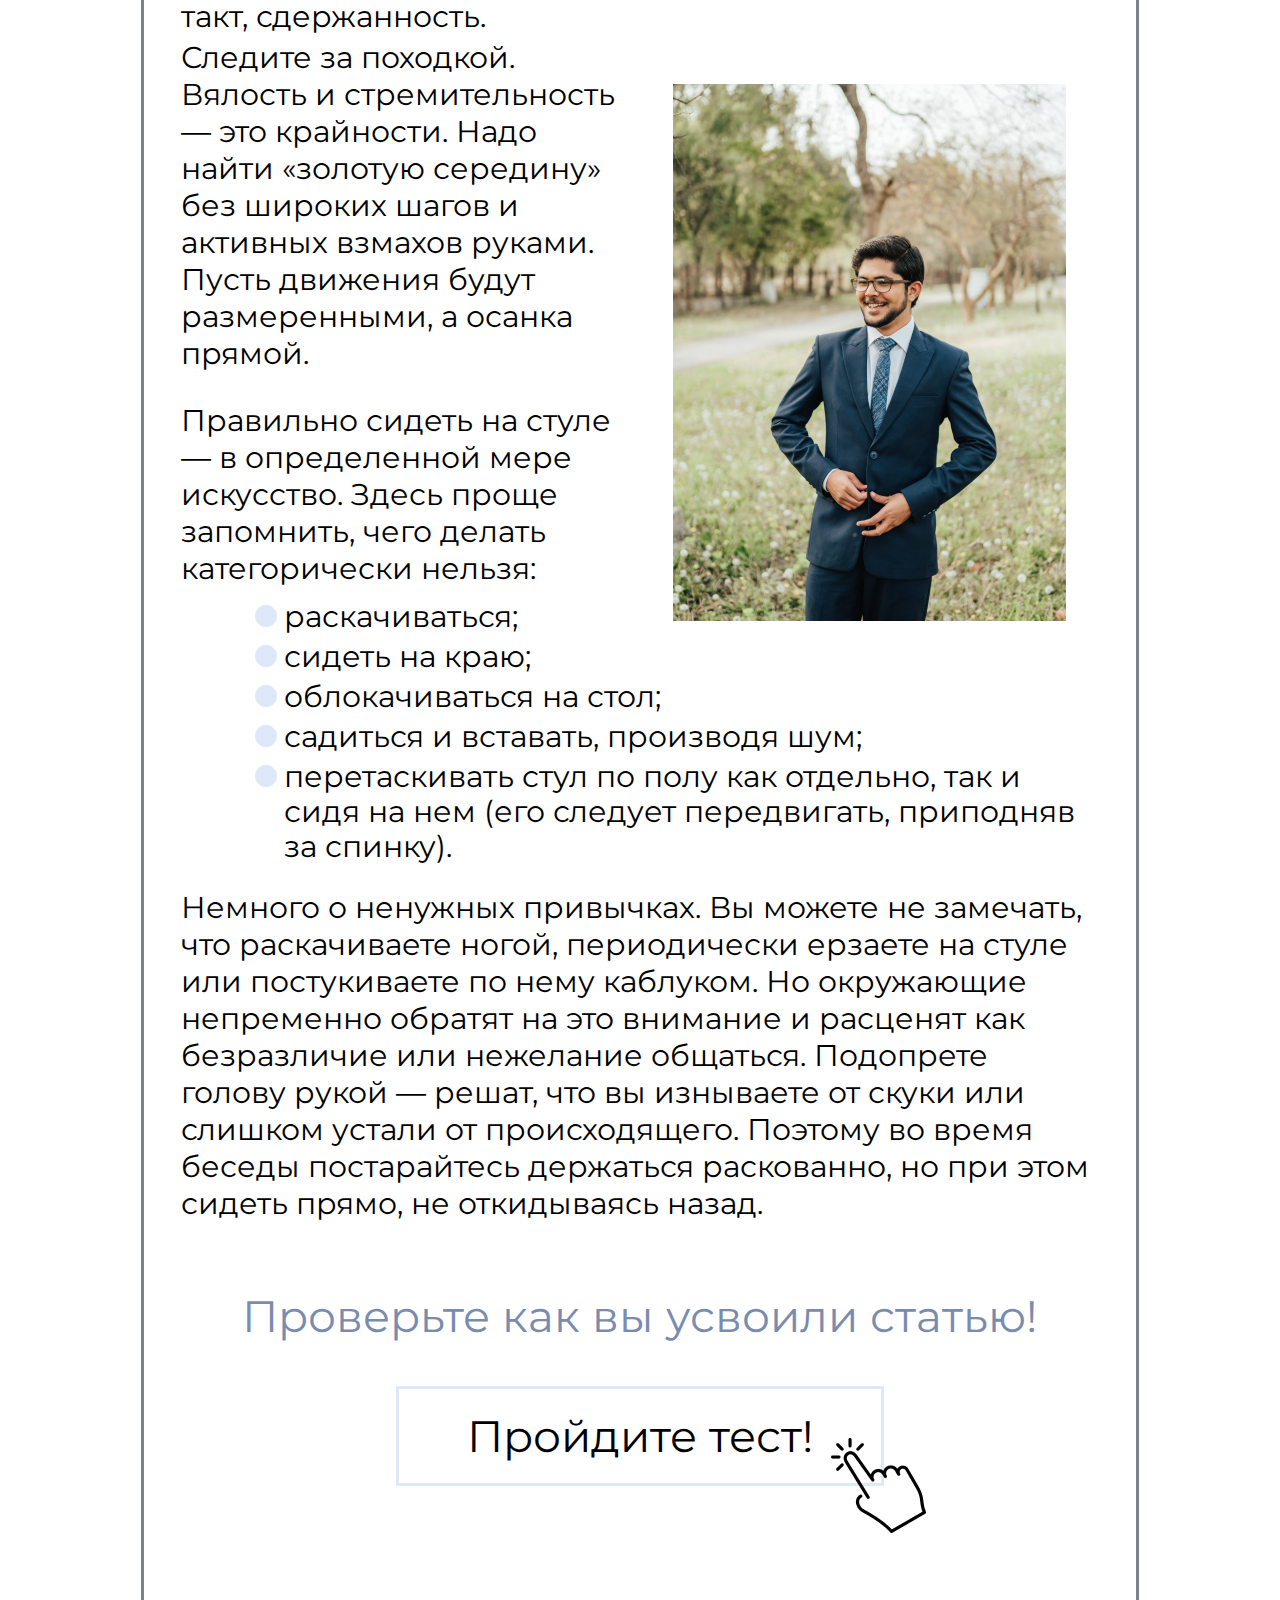
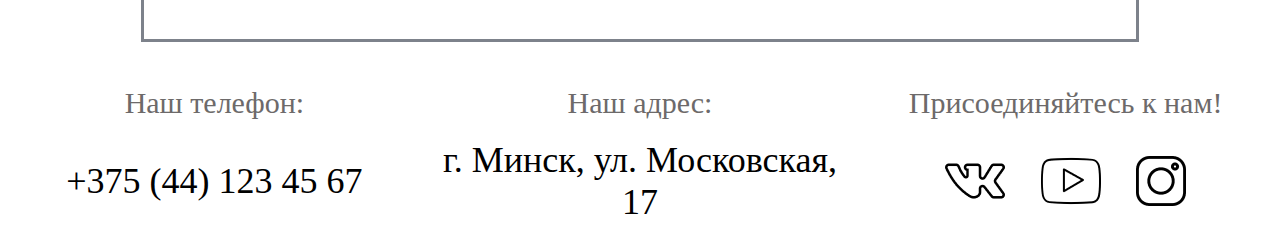
<file: st5/man.html>
<!DOCTYPE html>
  <html lang="en">
  <head>
  <meta char="UTF-8">
  <meta name="viewport" content="width=device-width, initial-scale=1">
  <link href="style.css" rel="stylesheet" href="style.css">
  <link rel="preconnect" href="https://fonts.googleapis.com">
	<link rel="preconnect" href="https://fonts.gstatic.com" crossorigin>
	<link href="https://fonts.googleapis.com/css2?family=Montserrat&family=Playfair+Display&display=swap" rel="stylesheet">
  <title>Имидж мужчин</title>
</head>
<header>
  <nav>
    <div class="block1">
      <div class="article">
   <button class="article1">Статьи
   </button>
   <div class="article-content">
     <a href="../st1/galstyki.html" class="article11">статья №1  </a>
     <a href="../st2/women.html" class="article11">статья №2  </a>
     <a href="../st3/kostymman.html" class="article11">статья №3  </a>
     <a href="../st4/serverovka.html" class="article11">статья №4  </a>
     <a href="../st5/man.html" class="article11">статья №5  </a>
  </div>
  </div>
      <a href="#test">тесты</a>
    </div>
  <div class="logo">

    <a href="../index.html"><img src="../img_links/log.png" width="134" height="130"></a>

  </div>
    <div class="block2">
  <a href="#game" class="game">игра</a>

  <a href="../contacts/contacts.html">контакты</a>
    </div>
  </nav>
</header>




	<body>
		<div class="main">
			<div class="text">
				Имидж мужчин
			</div>
			<div class="tetx2">
				Мы судим о книгах по обложкам, а о людях — по одежкам.
			</div>
      <div class="text3">
        4 НАПРАВЛЕНИЯ ДЕЛОВОГО СТИЛЯ ОДЕЖДЫ
      </div>
      <div class="text4">
        Не надо воспринимать официальный деловой стиль как нечто монотонное, протокольное и каноничное. Он достаточно многообразен и подразумевает диапазон от строгого до спортивно-молодежного. Поговорим подробнее о наиболее популярных направлениях.      </div>
      <div class="type">
        <img class="pic1" src="images/1.png" >
      </div>
      <div class="text_">
        1. Повседневный
      </div>
      <div class="text_2">
        Наиболее универсальный и часто встречающийся. Предполагает, как правило, костюм в благородных серых тонах, дополненный деталями, созвучными и гармонирующими по цвету. В зависимости от выбранных для сочетания оттенков, подходит для торжеств, официальных встреч и в качестве повседневного делового образа.      </div>
      <div class="text_3">
        2. Офисный
      </div>
      <div class="text_4">
        Традиционно подразумевается строгий костюм-двойка (тройка) плюс рубашка спокойного неброского цвета. Для любителей звучных акцентов допустим контрастный галстук или яркий карманный платок.
        В некоторых организациях офисный деловой стиль носит смягченный, слегка формальный характер. Сотрудникам разрешено носить темные классические джинсы с водолазками, пуловерами и джемперами сдержанных оттенков.      </div>
      <div class="text_5">
        3. Официальный
      </div>
      <div class="text_6">
          Общий тон задают фрак или смокинг и присутствие неотъемлемых аксессуаров: карманные часы с цепочкой и белые перчатки. Направление не отличается разнообразием. Существует два основных варианта, суть которых отражена в общепринятых названиях:
                  <ul class="t">
                  <li> Blacktie (смокинг с черным галстуком)</li>
                  <li> Whitetie (фрак с белым галстуком)</li>
                 </ul>
           При этом желательно использовать галстук-бабочку. Финальный штрих образа — черные лакированные туфли.      </div>



      <div class="text_7">
        4. Классический
      </div>

      <div class="text_8">
        То, что ассоциативно представляет каждый при упоминании о деловом стиле, и есть классика. Костюм как светлый, так и темный. Пиджак при этом однобортный и слегка приталенный, брюки немного заужены. Возможен жилет. Допустимы однотонная расцветка, спокойная клетка, деликатная полоска. При необходимости использовать верхнюю одежду следует выбрать пальто.      </div>
      <div class="type_2">
        <img class="pic1" src="images/2.png"/>
      </div>



      <div class="text_9">
      ЭЛЕМЕНТЫ ГАРДЕРОБА ДЕЛОВОГО ЧЕЛОВЕКА
      </div>

      <div class="text_10">
        1. Костюм
      </div>
      <div class="text_11">
        Лучше, если он не единственный. Совсем хорошо, если в наличии сразу несколько оттенков и расцветок. Светлые тона для теплого времени года, темные — для прохладного. Рисунок ткани тоже важен: полоска добавляет солидность, клетка (в зависимости от размера и цвета) говорит о стильности и экстравагантности, ровный тон — свидетельство сдержанности и разумного консерватизма.

        <p>Чтобы модель не теряла актуальность, стоит отдавать предпочтение классическому крою пиджака: 2–3 пуговицы, средняя ширина лацкана — 7.5–9 см. </p> </div>
        <div class="text_12">
        2. Пиджак
      </div>
      <div class="text_13">
        Универсальность и сочетаемость — главные признаки правильно выбранного пиджака. Если он «вычленен» из нерасторжимого костюмного ансамбля, возможность подобрать подходящий низ практически равна нулю. Удобнее и практичнее приобретать модели, которые легко комбинируются с брюками различного кроя и цвета. Но если хотите зрительно увеличить рост, обязательно надевайте костюм. Отдельные детали различных оттенков в этом случае усугубят ситуацию.

        <p>Следите за участками на локтях. Они не должны быть блестящими и вытертыми.</p>    </div>
      <div class="text_14">
        3. Рубашка
      </div>



      <div class="text_15">
        Классикой принято считать белый и голубой цвета. Обязательное условие — длинные рукава (короткие допустимы за редким исключением).
        <p>Если сфера деятельности и круг sделового общения не слишком официальны и консервативны, можно слегка расширить список каноничных требований и добавить в перечень расцветок бледные пастельные тона, а также тонкие синие или красные полоски.</p>
      </div>

      <div class="type_3">
        <img class="pic3" src="images/3.png"/>
      </div>

      <div class="text_16">
        4. Галстук
      </div>

        <div class="text_17">
        Это не просто аксессуар. Иногда это главный акцент, а порой основная доминанта образа в целом. Своеобразный конечный штрих, помогающий выделиться, настроить собеседника на определенный лад, задать тон и настроение всему общению. Обратите внимание: цвет полоски или клетки на рубашке обязан поддерживаться цветом галстука (обязательно однотонного). Не допускайте комбинации разных орнаментов. Если одна модель цветная, вторую непременно выбирайте без рисунка.
      </div>

      <div class="text_18">
        5. Обувь
       </div>
      <div class="text_19">
        Туфли и ботинки — показатель статуса. Нередко именно с них начинается оценка внешнего вида. Следовательно, для имиджа делового мужчины эта деталь особенно важна. Идеальным решением будет обувь из черной или коричневой кожи (можно со шнурками). А вот о тонах светлее, чем тон костюма, или сочетании нескольких цветов при создании делового образа лучше забыть.
        <p>Сразу же несколько слов о носках. Пусть они будут темные и высотой не ниже, чем до середины икры.</p>
      </div>
      <div class="type_4">
        <img class="pic4" src="images/4.png"/>
      </div>

      <div class="text_20">
      6. Аксессуары
      </div>

      <div class="text_21">
      Прежде всего о сумке и ее содержимом. Достойный и удобный вариант для документов и ценных бумаг — атташе-кейс. Прекрасно, если он будет из хорошей кожи темного цвета. Эта деталь поможет содержать в порядке все, что необходимо иметь при себе, продемонстрирует аккуратность и организованность владельца. Не пренебрегайте солидным блокнотом или ежедневником в дорогом переплете и стильной брендовой ручкой (лучше с чернильным пером). Даже в век всемогущих электронных приспособлений эти аксессуары по-прежнему популярны и ценны в деловых кругах.
      </div>

      <div class="text_22">
      7. Ремень
      </div>

      <div class="text_23">
      Он безоговорочно должен быть из натуральной кожи, со средней, классической пряжкой. Выбор цвета зависит от тона костюма, но главное условие — максимальное приближение к цвету и фактуре обуви (идеальный вариант — полное совпадение).
      </div>

      <div class="text_24">
        МАНЕРА ДЕРЖАТЬСЯ: ЖЕСТЫ И ДВИЖЕНИЯ
      </div>

      <div class="text_25">
        При общении, деловой беседе, на переговорах не позволяйте себе надолго опускать глаза и принимать слишком расслабленную позу. Собранность и подтянутость — признаки серьезного делового партнера. Не допускайте резких и слишком быстрых движений. Если ваше окружение состоит из людей старшего возраста, постарайтесь максимально проявить уважение, такт, сдержанность.
      </div>
      <div class="type_5">
        <img class="pic5" src="images/5.png"/>
      </div>
      <div class="text_26">
        Следите за походкой. Вялость и стремительность — это крайности. Надо найти «золотую середину» без широких шагов и активных взмахов руками. Пусть движения будут размеренными, а осанка прямой.

        <p>Правильно сидеть на стуле — в определенной мере искусство. Здесь проще запомнить, чего делать категорически нельзя:</p>
      </div>

      <div class="text_27">
        <ul>
        <li>раскачиваться; </li>
        <li>сидеть на краю;</li>
        <li>облокачиваться на стол;</li>
        <li>садиться и вставать, производя шум;</li>
        <li>перетаскивать стул по полу как отдельно, так и сидя на нем (его следует передвигать, приподняв за спинку).</li><ul>
      </div>
      <div class="text_28">
        Немного о ненужных привычках. Вы можете не замечать, что раскачиваете ногой, периодически ерзаете на стуле или постукиваете по нему каблуком. Но окружающие непременно обратят на это внимание и расценят как безразличие или нежелание общаться. Подопрете голову рукой — решат, что вы изнываете от скуки или слишком устали от происходящего. Поэтому во время беседы постарайтесь держаться раскованно, но при этом сидеть прямо, не откидываясь назад.
      </div>
      <div class="text_29">

      </div>
      <div class="text_30">

      </div>








      <div class="text_t">
        Проверьте как вы усвоили статью!
      </div>
      <div class="button">
        <a id="test" class="btm" href="../t5/index.html"> Пройдите тест! </a>
      </div>
      <div class="type_8">
        <img src="../img_links/tap.png" />
      </div>
    </div>
    <div class="footer">
      <div class="text__line1">
        <div class="text_el">
          Наш телефон:
        </div>
        <div class="text_el">
        Наш адрес:
        </div>
        <div class="text_el">
          Присоединяйтесь к нам!
        </div>
      </div>

      <div class="text__line2">
        <div class="text_el">
          +375 (44) 123 45 67
        </div>
        <div class="text_el">
          г. Минск, ул. Московская, 17
        </div>
        <div class="text_el">
          <img src="../img_links/vk.png">
          <img id="pic2" src="../img_links/youtube.png">
          <img src="../img_links/instagram.png">
        </div>
      </div>
    </div>
  </body>
</html>
</file>
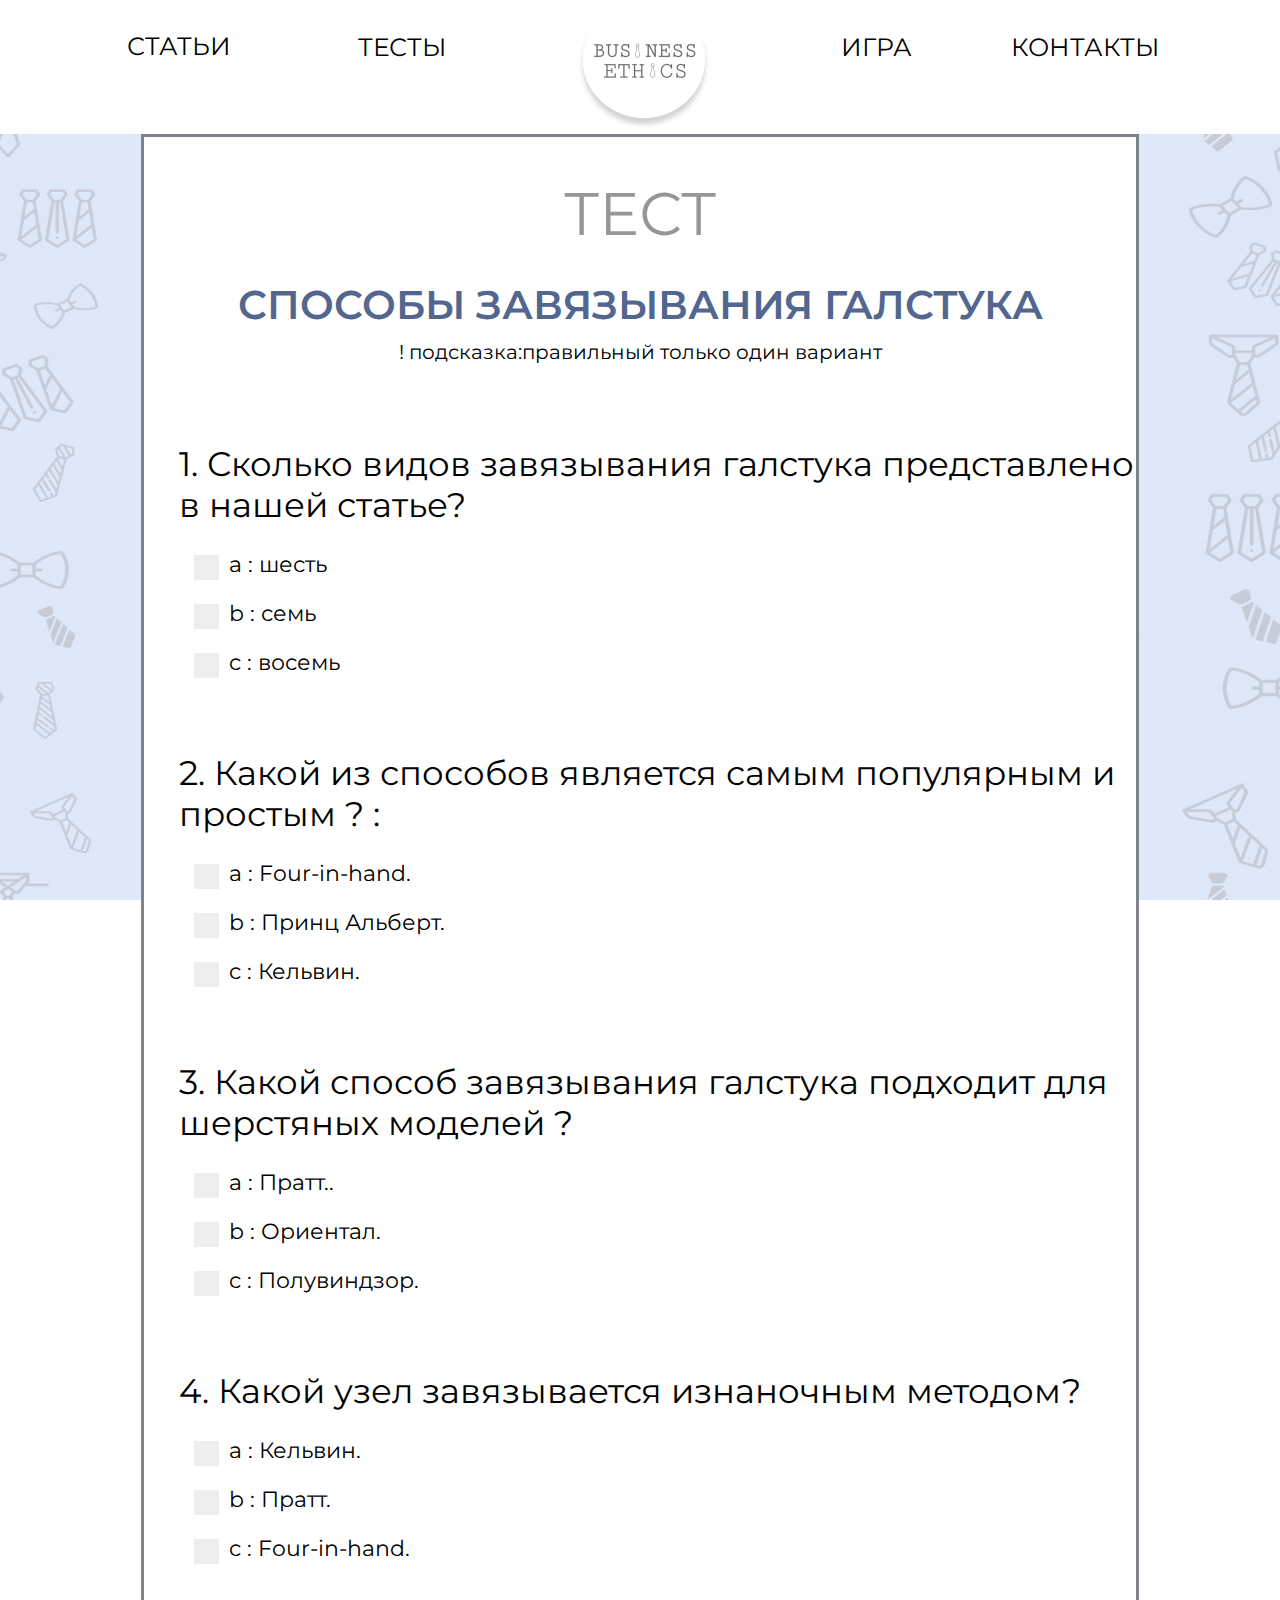
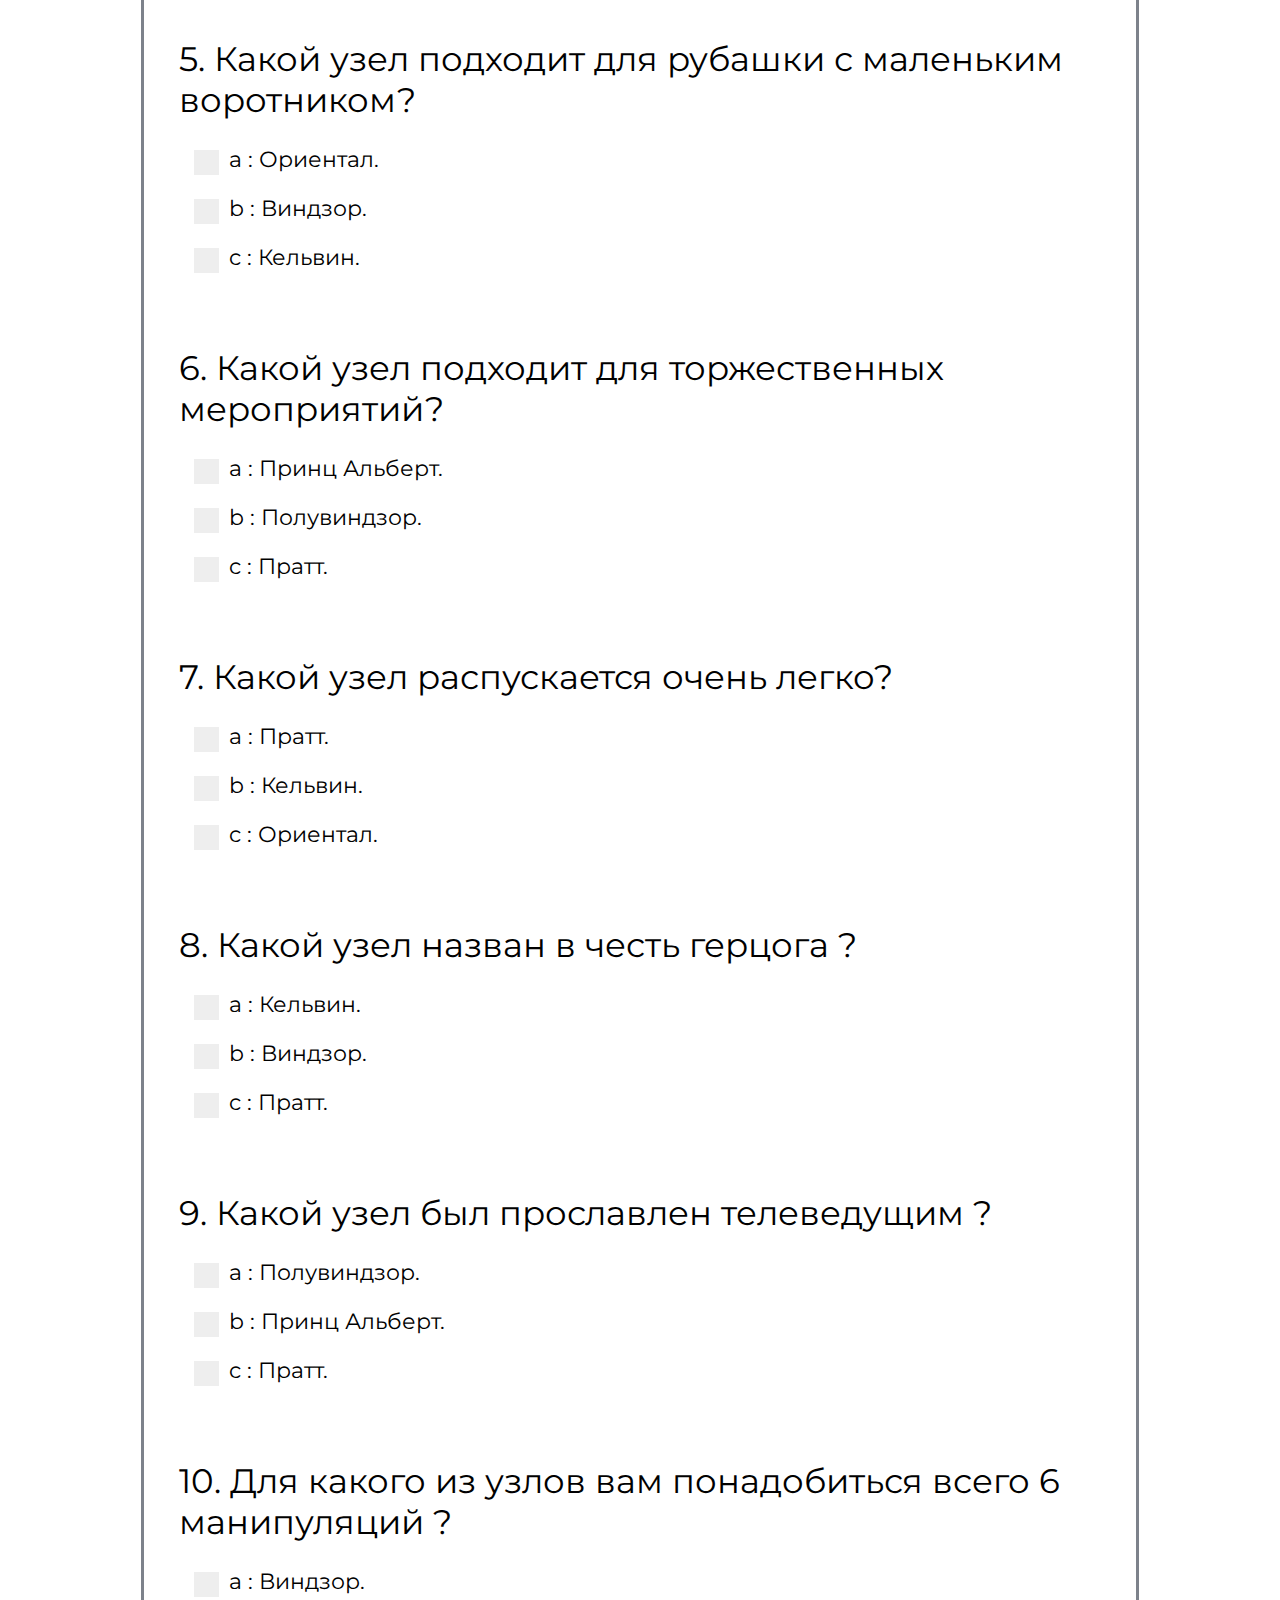
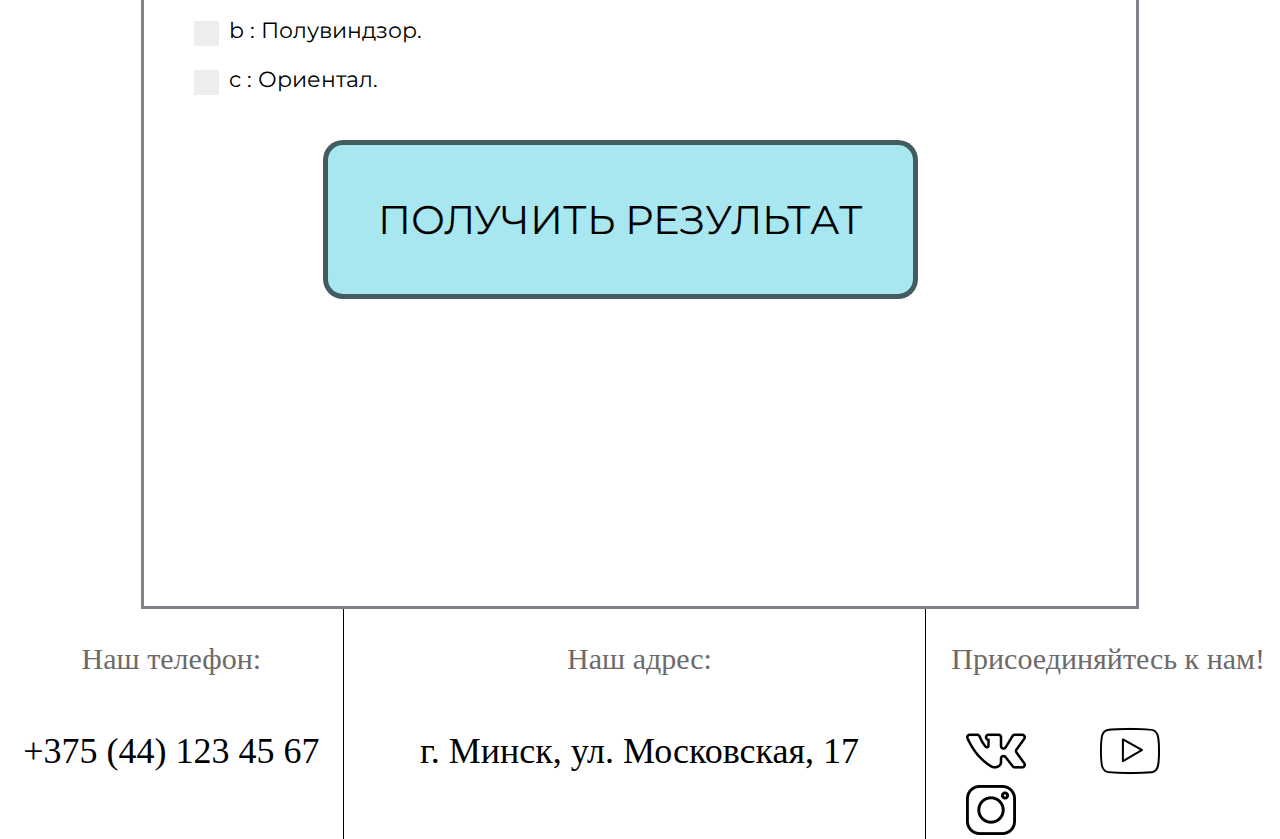
<file: t1/index0.html>
<!DOCTYPE html>
<html lang="en" >
<head>
  <meta charset="UTF-8">
  <title>Галстук</title>
  <link rel="stylesheet" href="./style.css">
  <meta name="viewport" content="width=device-width">
  <link rel="preconnect" href="https://fonts.googleapis.com">
  <link rel="preconnect" href="https://fonts.gstatic.com" crossorigin>
  <link href="https://fonts.googleapis.com/css2?family=Montserrat:wght@100;200;300;400;500;600;700;800;900&display=swap" rel="stylesheet">

</head>

    <!-- навигация -->
    <header>
  	  <nav>
  	    <div class="block1">
  	      <div class="article">
  	   <button class="article1">Статьи
  	   </button>
       <div class="article-content">
         <a href="../st1/galstyki.html" class="article11">статья №1  </a>
         <a href="../st2/women.html" class="article11">статья №2  </a>
         <a href="../st3/kostymman.html" class="article11">статья №3  </a>
         <a href="../st4/serverovka.html" class="article11">статья №4  </a>
         <a href="../st5/man.html" class="article11">статья №5  </a>
        </div>
  	  </div>
  	      <a href="#test">тесты</a>
  	    </div>
  		<div class="logo">
  			<img src="../img_links/log.png" width="134" height="130" >
  		</div>
  	    <div class="block2">
  	  <a href="#game" class="game">игра</a>
  	  <a href="../contacts/contacts.html">контакты</a>
  	    </div>
  	  </nav>
  	</header>

  <body>
	<div class="main">
  <h1>тест</h1>
  <h2>СПОСОБЫ ЗАВЯЗЫВАНИЯ ГАЛСТУКА</h2>
  <h3>! подсказка:правильный только один вариант</h3>
  <div id="quiz"></div>
  <button id="submit">Получить результат </button>
  <div id="results"></div>
    <script  src="./script.js"></script>
</div>

<footer>
  <div>
    <div class="block">
      <p class="stage1">Наш телефон:</p>
      <p>+375 (44) 123 45 67</p>
    </div>
    <div class="block">
      <p class="stage1">Наш адрес:</p>
      <p>г. Минск, ул. Московская, 17</p>
    </div>
    <div class="block2">
      <p class="stage1">Присоединяйтесь к нам!</p>
      <img src="../img_links/vk.png" alt="vk">
      <img src="../img_links/youtube.png" alt="youtube">
      <img src="../img_links/instagram.png" alt="instagram" class="instagram">


    </div>
  </div>
</footer>

  </body>
</html>
</file>
<file: t1/style.css>
body
{
	margin:0;
	background-image: url(фон.png);
  background-attachment: fixed;
  background-repeat: repeat;
  background-position: top;

}

.main{
	background: #ffffff;
  width: 992px;
  height: 3669px;

  margin: auto;
  border: 3px solid #7D828B;
}


h1{
  font-family: 'Montserrat';
	font-style: normal;
	font-weight: 400;
	font-size: 60px;
	line-height: 73px;
	text-align: center;
	text-transform: uppercase;
	color: #969598;
}

h2{
  margin-top: -10px;
  padding-top: 0px;
  font-family: 'Montserrat';
	font-style: normal;
	font-weight: 600;
	font-size: 40px;
	line-height: 49px;
	text-align: center;
	color: #52668F;
}

h3{
  margin-top: -23px;
  font-family: 'Montserrat';
	font-style: normal;
	font-weight: 400;
	font-size: 20px;
	line-height: 24px;
	text-align: center;
	color: #000000;

}

.question{
  padding-left: 35px;
  padding-top: 60px;
  font-family: 'Montserrat';
	font-style: normal;
	font-weight: 400;
	font-size: 34px;
	line-height: 41px;
	text-align: left;
	color: #000000;

}

.answers {
  padding-top: 20px;
  font-family: 'Montserrat';
  font-style: normal;
  font-weight: 400;
  font-size: 30px;
  line-height: 37px;
  margin-left: 50px;
  color: #000000;
}

.answers label{
  display: block;
}

.logotip{
  margin-left: 240px;
}


#submit{
  font-family: 'Montserrat';
  font-style: normal;
  font-weight: 400;
  font-size: 40px;
  line-height: 49px;
  background: rgba(110, 215, 229, 0.6);
  border: 5px solid rgba(0, 0, 0, 0.6);
  box-sizing: border-box;
  border-radius: 20px;
	padding: 50px;
	cursor: pointer;
	margin-bottom: 20px;
  margin-left: 18%;
}

#submit:hover{
	background: gray;
}

header nav{
  display: flex;
  justify-content: space-between;
}

	#results{
		text-align: center;
    font-size: 22px;
    text-transform: uppercase;
		font-family: 'Montserrat';
		font-style: normal;
	}

header .block1{
  display: flex;
  justify-content: space-between;
  margin-left: 121px;

}

header .block2{
  display: flex;
  justify-content: space-between;
  margin-right: 121px;
}


header{
	background-color: white;
	justify-content: space-between;
}

header .article{
  padding-right: 121px;
  float: left;
  overflow: hidden;

}

button{
  text-decoration: none;
  margin-top: 30px;
}

.article-content {
    display: none;
    position: absolute;
    background-color: rgba(233, 239, 255, 0.8);;
    min-width: 160px;
    box-shadow: 0px 10px 16px 0px rgba(0,0,0,0.2);
    z-index: 1;

}

.article1{
	color: black;
}

button {
  font-family: 'Montserrat';
  font-style: normal;
  font-weight: 400;
  font-size: 25px;
  line-height: 30px;
  text-decoration: none;
  background-color: white;
  border: 0px;
  text-transform: uppercase;
	color: black;
}

.article-content a {
    float: none;
    color: black;
    padding: 7px 10px;
    display: block;
    text-align: left;
    margin-top: 44px;
    border-bottom: 1px solid black;
    margin-left: 45px;
    margin-right: 74px;
    margin-bottom: 35px;
}

.article-content a:hover {
	text-decoration: underline;
}

.article:hover .article-content {
    display: block;
    margin-left: -80px;
}

.next1{
  text-decoration: none;
}



header .game{
    padding-right: 99px;
}



header nav a{
  color: #000;
  font-family: 'Montserrat',normal;
  font-weight: 400;
  font-size: 25px;
  line-height: 30px;
  padding-top: 32px;
  padding-bottom: 22px;
  text-transform: uppercase;
	text-decoration: none;
}


header nav a:hover{
  font-size: 28px;
  text-decoration: underline;
  color: #000;
}











input {
    background-color: initial;
    cursor: default;
    appearance: auto;
    box-sizing: border-box;
    margin: 3px 3px 3px 4px;
    padding: initial;
    border: initial;
		user-select: none;

	}


	.footer
	{
		background: #FFFFFF;
		height: 207px;
	}
	footer {
	  background-color: #FFF;
	  position: relative;
	}

	footer > div {
	  display: grid;
	  grid-template-columns: 3fr 5fr 3fr;
	  column-gap: 10px;

	}

	footer .block{

	  border-right: 1px solid;
	}

	footer .block2{

	}

	footer p{
	  text-align: center;
	  font-family: 'Playfair Display';
	  font-style: normal;
	  font-weight: 400;
	  font-size: 36px;
	  line-height: 48px;
	  font-family: 'Space Grotesk',normal;
	  color: #000000;
	  padding-bottom: 12px;
	}

	footer p.stage1{
	   color: #6D6A6A;
	   font-family: 'Playfair Display';
	   font-style: normal;
	   font-weight: 400;
	   font-size: 30px;
	   line-height: 40px;
	}

	footer img{
	  padding-left: 30px;
	  padding-right: 40px;
	}

	footer img .instagram{
	  padding-left: 30px;
	  padding-right: 40px;
	}









	@media (max-width:767px) {

	.main{
		width: 280%;
		    margin-left: 113px;
		    width: 945px;
		    height: 3669px;
		    padding-right: 66px;
	}

	#submit{
		margin-left: 22%;
	}

	header{
		width: 328%;
	}

	.article:hover .article-content {
	  margin-left: -17px;
	}

	  .article11{
	    font-size: 38px;
	  }

	  .article11:hover{
	      font-size: 38px;
	  }

	  header nav .block1{
	    margin-left: 15px;
	  }

	  header nav .block2{
	    margin-left: 60px;
	  }

	  header nav a{
	    font-size: 50px;
	  }

	  header nav a:hover{
	    font-size: 50px;
	  }

	  header nav button{
	    font-size: 50px;
	  }

		FOOTER{
	    WIDTH: 1232PX;
	  }

	  footer img{
		padding-left: 14px;
	padding-right: 36px;
		}


	}


	.container {
	  display: block;
	  position: relative;
	  padding-left: 35px;
	  margin-bottom: 12px;
	  cursor: pointer;
	  font-size: 22px;
	  -webkit-user-select: none;
	  -moz-user-select: none;
	  -ms-user-select: none;
	  user-select: none;
	}

	/* Hide the browser's default checkbox */
	.container input {
	  position: absolute;
	  opacity: 0;
	  cursor: pointer;
	  height: 0;
	  width: 0;
	}

	/* Create a custom checkbox */
	.checkmark {
	  position: absolute;
	  top: 0;
	  left: 0;
	  height: 25px;
	  width: 25px;
	  background-color: #eee;
		margin-top: 9px;
	}

	/* On mouse-over, add a grey background color */
	.container:hover input ~ .checkmark {
	  background-color: #ccc;
	}

	/* When the checkbox is checked, add a blue background */
	/* .container input:checked ~ .checkmark {
	  background-color: #2196F3;
	} */

	/* Create the checkmark/indicator (hidden when not checked) */
	.checkmark:after {
	  content: "";
	  position: absolute;
	  display: none;
	}

	/* Show the checkmark when checked */
	.container input:checked ~ .checkmark:after {
	  display: block;
	}

	/* Style the checkmark/indicator */
	.container .checkmark:after {
	  left: 9px;
	  top: 5px;
	  width: 5px;
	  height: 10px;
	  border: solid #52668F;
	  border-width: 0 3px 3px 0;
	  -webkit-transform: rotate(45deg);
	  -ms-transform: rotate(45deg);
	  transform: rotate(45deg);
	}
</file>
<file: t2/style.css>
body
{
	margin:0;
	background-image: url(фон.png);
  background-attachment: fixed;
  background-repeat: repeat;
  background-position: top;
}

.main{
	background: #ffffff;
  width: 992px;
  height: 3669px;

  margin: auto;
  border: 3px solid #7D828B;
}

.logotip{
  margin-left: 240px;
}


h1{
  font-family: 'Montserrat';
	font-style: normal;
	font-weight: 400;
	font-size: 60px;
	line-height: 73px;
	text-align: center;
	text-transform: uppercase;
	color: #969598;
}

h2{
  margin-top: -10px;
  padding-top: 0px;
  font-family: 'Montserrat';
	font-style: normal;
	font-weight: 600;
	font-size: 40px;
	line-height: 49px;
	text-align: center;
	color: #52668F;
}

h3{
  margin-top: -23px;
  font-family: 'Montserrat';
	font-style: normal;
	font-weight: 400;
	font-size: 20px;
	line-height: 24px;
	text-align: center;
	color: #000000;

}

.question{
  padding-left: 35px;
  padding-top: 60px;
  font-family: 'Montserrat';
	font-style: normal;
	font-weight: 400;
	font-size: 34px;
	line-height: 41px;
	text-align: left;
	color: #000000;

}

.answers {
  padding-top: 20px;
  font-family: 'Montserrat';
  font-style: normal;
  font-weight: 400;
  font-size: 30px;
  line-height: 37px;
  margin-left: 50px;
  color: #000000;
}

.answers label{
  display: block;
}

#submit{
  font-family: 'Montserrat';
  font-style: normal;
  font-weight: 400;
  font-size: 40px;
  line-height: 49px;
  background: rgba(110, 215, 229, 0.6);
  border: 5px solid rgba(0, 0, 0, 0.6);
  box-sizing: border-box;
  border-radius: 20px;
	padding: 50px;
	cursor: pointer;
	margin-bottom: 20px;
  margin-left: 18%;
}

#submit:hover{
	background: gray;
}

header nav{
  display: flex;
  justify-content: space-between;
}

	#results{
		text-align: center;
    font-size: 22px;
    text-transform: uppercase;
		font-family: 'Montserrat';
		font-style: normal;
	}

header .block1{
  display: flex;
  justify-content: space-between;
  margin-left: 121px;

}

header .block2{
  display: flex;
  justify-content: space-between;
  margin-right: 121px;
}


header{
	background-color: white;
	justify-content: space-between;
}

header .article{
  padding-right: 121px;
  float: left;
  overflow: hidden;

}

button{
  text-decoration: none;
  margin-top: 30px;
}

.article-content {
    display: none;
    position: absolute;
    background-color: rgba(233, 239, 255, 0.8);;
    min-width: 160px;
    box-shadow: 0px 10px 16px 0px rgba(0,0,0,0.2);
    z-index: 1;

}

.article1{
	color: black;
}

button {
  font-family: 'Montserrat';
  font-style: normal;
  font-weight: 400;
  font-size: 25px;
  line-height: 30px;
  text-decoration: none;
  background-color: white;
  border: 0px;
  text-transform: uppercase;
	color: black;
}

.article-content a {
    float: none;
    color: black;
    padding: 7px 10px;
    display: block;
    text-align: left;
    margin-top: 44px;
    border-bottom: 1px solid black;
    margin-left: 45px;
    margin-right: 74px;
    margin-bottom: 35px;
}

.article-content a:hover {
	text-decoration: underline;
}

.article:hover .article-content {
    display: block;
    margin-left: -80px;
}

.next1{
  text-decoration: none;
}



header .game{
    padding-right: 99px;
}



header nav a{
  color: #000;
  font-family: 'Montserrat',normal;
  font-weight: 400;
  font-size: 25px;
  line-height: 30px;
  padding-top: 32px;
  padding-bottom: 22px;
  text-transform: uppercase;
	text-decoration: none;
}


header nav a:hover{
  font-size: 28px;
  text-decoration: underline;
  color: #000;
}











input {
    background-color: initial;
    cursor: default;
    appearance: auto;
    box-sizing: border-box;
    margin: 3px 3px 3px 4px;
    padding: initial;
    border: initial;
		user-select: none;

	}


	.footer
	{
		background: #FFFFFF;
		height: 207px;
	}
	footer {
	  background-color: #FFF;
	  position: relative;
	}

	footer > div {
	  display: grid;
	  grid-template-columns: 3fr 5fr 3fr;
	  column-gap: 10px;

	}

	footer .block{

	  border-right: 1px solid;
	}

	footer .block2{

	}

	footer p{
	  text-align: center;
	  font-family: 'Playfair Display';
	  font-style: normal;
	  font-weight: 400;
	  font-size: 36px;
	  line-height: 48px;
	  font-family: 'Space Grotesk',normal;
	  color: #000000;
	  padding-bottom: 12px;
	}

	footer p.stage1{
	   color: #6D6A6A;
	   font-family: 'Playfair Display';
	   font-style: normal;
	   font-weight: 400;
	   font-size: 30px;
	   line-height: 40px;
	}

	footer img{
	  padding-left: 30px;
	  padding-right: 40px;
	}

	footer img .instagram{
	  padding-left: 30px;
	  padding-right: 40px;
	}









	@media (max-width:767px) {

	.main{
		width: 280%;
	    margin-left: 113px;
	    width: 945px;
			height: 3741px;
	    padding-right: 66px;

	}

	#submit{
		margin-left: 22%;
	}

	header{
		width: 328%;
	}

	.article:hover .article-content {
	  margin-left: -17px;
	}

	  .article11{
	    font-size: 38px;
	  }

	  .article11:hover{
	      font-size: 38px;
	  }

	  header nav .block1{
	    margin-left: 15px;
	  }

	  header nav .block2{
	    margin-left: 60px;
	  }

	  header nav a{
	    font-size: 50px;
	  }

	  header nav a:hover{
	    font-size: 50px;
	  }

	  header nav button{
	    font-size: 50px;
	  }

		FOOTER{
	    WIDTH: 1232PX;
	  }

	  footer img{
		padding-left: 14px;
	padding-right: 36px;
		}


	}


	.container {
	  display: block;
	  position: relative;
	  padding-left: 35px;
	  margin-bottom: 12px;
	  cursor: pointer;
	  font-size: 22px;
	  -webkit-user-select: none;
	  -moz-user-select: none;
	  -ms-user-select: none;
	  user-select: none;
	}

	/* Hide the browser's default checkbox */
	.container input {
	  position: absolute;
	  opacity: 0;
	  cursor: pointer;
	  height: 0;
	  width: 0;
	}

	/* Create a custom checkbox */
	.checkmark {
	  position: absolute;
	  top: 0;
	  left: 0;
	  height: 25px;
	  width: 25px;
	  background-color: #eee;
		margin-top: 9px;
	}

	/* On mouse-over, add a grey background color */
	.container:hover input ~ .checkmark {
	  background-color: #ccc;
	}

	/* When the checkbox is checked, add a blue background */
	/* .container input:checked ~ .checkmark {
	  background-color: #2196F3;
	} */

	/* Create the checkmark/indicator (hidden when not checked) */
	.checkmark:after {
	  content: "";
	  position: absolute;
	  display: none;
	}

	/* Show the checkmark when checked */
	.container input:checked ~ .checkmark:after {
	  display: block;
	}

	/* Style the checkmark/indicator */
	.container .checkmark:after {
	  left: 9px;
	  top: 5px;
	  width: 5px;
	  height: 10px;
	  border: solid #52668F;
	  border-width: 0 3px 3px 0;
	  -webkit-transform: rotate(45deg);
	  -ms-transform: rotate(45deg);
	  transform: rotate(45deg);
	}
</file>
<file: t3/style.css>
body
{
	margin:0;
	background-image: url(фон.png);
  background-attachment: fixed;
  background-repeat: repeat;
  background-position: top;
}

.main{
	background: #ffffff;
  width: 992px;
  height: 3501px;
  margin: auto;
  border: 3px solid #7D828B;
}


h1{
  font-family: 'Montserrat';
	font-style: normal;
	font-weight: 400;
	font-size: 60px;
	line-height: 73px;
	text-align: center;
	text-transform: uppercase;
	color: #969598;
}

.logotip{
  margin-left: 240px;
}


h2{
  margin-top: -10px;
  padding-top: 0px;
  font-family: 'Montserrat';
	font-style: normal;
	font-weight: 600;
	font-size: 40px;
	line-height: 49px;
	text-align: center;
	color: #52668F;
}

h3{
  margin-top: -23px;
  font-family: 'Montserrat';
	font-style: normal;
	font-weight: 400;
	font-size: 20px;
	line-height: 24px;
	text-align: center;
	color: #000000;

}

.question{
  padding-left: 35px;
  padding-top: 60px;
  font-family: 'Montserrat';
	font-style: normal;
	font-weight: 400;
	font-size: 34px;
	line-height: 41px;
	text-align: left;
	color: #000000;

}

.answers {
  padding-top: 20px;
  font-family: 'Montserrat';
  font-style: normal;
  font-weight: 400;
  font-size: 30px;
  line-height: 37px;
  margin-left: 50px;
  color: #000000;
}

.answers label{
  display: block;
}

#submit{
  font-family: 'Montserrat';
  font-style: normal;
  font-weight: 400;
  font-size: 40px;
  line-height: 49px;
  background: rgba(110, 215, 229, 0.6);
  border: 5px solid rgba(0, 0, 0, 0.6);
  box-sizing: border-box;
  border-radius: 20px;
	padding: 50px;
	cursor: pointer;
	margin-bottom: 20px;
  margin-left: 18%;
}

#submit:hover{
	background: gray;
}

header nav{
  display: flex;
  justify-content: space-between;
}

	#results{
		text-align: center;
    font-size: 22px;
    text-transform: uppercase;
		font-family: 'Montserrat';
		font-style: normal;
	}

header .block1{
  display: flex;
  justify-content: space-between;
  margin-left: 121px;

}

header .block2{
  display: flex;
  justify-content: space-between;
  margin-right: 121px;
}


header{
	background-color: white;
	justify-content: space-between;
}

header .article{
  padding-right: 121px;
  float: left;
  overflow: hidden;

}

button{
  text-decoration: none;
  margin-top: 30px;
}

.article-content {
    display: none;
    position: absolute;
    background-color: rgba(233, 239, 255, 0.8);;
    min-width: 160px;
    box-shadow: 0px 10px 16px 0px rgba(0,0,0,0.2);
    z-index: 1;

}

.article1{
	color: black;
}

button {
  font-family: 'Montserrat';
  font-style: normal;
  font-weight: 400;
  font-size: 25px;
  line-height: 30px;
  text-decoration: none;
  background-color: white;
  border: 0px;
  text-transform: uppercase;
	color: black;
}

.article-content a {
    float: none;
    color: black;
    padding: 7px 10px;
    display: block;
    text-align: left;
    margin-top: 44px;
    border-bottom: 1px solid black;
    margin-left: 45px;
    margin-right: 74px;
    margin-bottom: 35px;
}

.article-content a:hover {
	text-decoration: underline;
}

.article:hover .article-content {
    display: block;
    margin-left: -80px;
}

.next1{
  text-decoration: none;
}



header .game{
    padding-right: 99px;
}



header nav a{
  color: #000;
  font-family: 'Montserrat',normal;
  font-weight: 400;
  font-size: 25px;
  line-height: 30px;
  padding-top: 32px;
  padding-bottom: 22px;
  text-transform: uppercase;
	text-decoration: none;
}


header nav a:hover{
  font-size: 28px;
  text-decoration: underline;
  color: #000;
}











input {
    background-color: initial;
    cursor: default;
    appearance: auto;
    box-sizing: border-box;
    margin: 3px 3px 3px 4px;
    padding: initial;
    border: initial;
		user-select: none;

	}


	.footer
	{
		background: #FFFFFF;
		height: 207px;
	}
	footer {
	  background-color: #FFF;
	  position: relative;
	}

	footer > div {
	  display: grid;
	  grid-template-columns: 3fr 5fr 3fr;
	  column-gap: 10px;

	}

	footer .block{

	  border-right: 1px solid;
	}

	footer .block2{

	}

	footer p{
	  text-align: center;
	  font-family: 'Playfair Display';
	  font-style: normal;
	  font-weight: 400;
	  font-size: 36px;
	  line-height: 48px;
	  font-family: 'Space Grotesk',normal;
	  color: #000000;
	  padding-bottom: 12px;
	}

	footer p.stage1{
	   color: #6D6A6A;
	   font-family: 'Playfair Display';
	   font-style: normal;
	   font-weight: 400;
	   font-size: 30px;
	   line-height: 40px;
	}

	footer img{
	  padding-left: 30px;
	  padding-right: 40px;
	}

	footer img .instagram{
	  padding-left: 30px;
	  padding-right: 40px;
	}
</file>
<file: t4/style.css>
body
{
	margin:0;
	background-image: url(фон.png);
  background-attachment: fixed;
  background-repeat: repeat;
  background-position: top;
}

.main{
	background: #ffffff;
  width: 992px;
  height: 3669px;

  margin: auto;
  border: 3px solid #7D828B;
}

.logotip{
  margin-left: 240px;
}


h1{
  font-family: 'Montserrat';
	font-style: normal;
	font-weight: 400;
	font-size: 60px;
	line-height: 73px;
	text-align: center;
	text-transform: uppercase;
	color: #969598;
}

h2{
  margin-top: -10px;
  padding-top: 0px;
  font-family: 'Montserrat';
	font-style: normal;
	font-weight: 600;
	font-size: 40px;
	line-height: 49px;
	text-align: center;
	color: #52668F;
}

h3{
  margin-top: -23px;
  font-family: 'Montserrat';
	font-style: normal;
	font-weight: 400;
	font-size: 20px;
	line-height: 24px;
	text-align: center;
	color: #000000;

}

.question{
  padding-left: 35px;
  padding-top: 60px;
  font-family: 'Montserrat';
	font-style: normal;
	font-weight: 400;
	font-size: 34px;
	line-height: 41px;
	text-align: left;
	color: #000000;

}

.answers {
  padding-top: 20px;
  font-family: 'Montserrat';
  font-style: normal;
  font-weight: 400;
  font-size: 30px;
  line-height: 37px;
  margin-left: 50px;
  color: #000000;
}

.answers label{
  display: block;
}

#submit{
  font-family: 'Montserrat';
  font-style: normal;
  font-weight: 400;
  font-size: 40px;
  line-height: 49px;
  background: rgba(110, 215, 229, 0.6);
  border: 5px solid rgba(0, 0, 0, 0.6);
  box-sizing: border-box;
  border-radius: 20px;
	padding: 50px;
	cursor: pointer;
	margin-bottom: 20px;
  margin-left: 18%;
}

#submit:hover{
	background: gray;
}

	#results{
		text-align: center;
    font-size: 22px;
    text-transform: uppercase;
		font-family: 'Montserrat';
		font-style: normal;
	}
	header{
		background-color: white;
	}
	header nav{
	  display: flex;
	  justify-content: space-between;
	  align-items:center;
	}



	header .block1{
	  display: flex;
	  justify-content: space-between;
	  margin-left: 121px;

	}

	header .block2{
	  display: flex;
	  justify-content: space-between;
	  margin-right: 121px;
	}


	header .article{
	  padding-right: 121px;
	  float: left;
	  overflow: hidden;
	}

	button{
	  text-decoration: none;
	  margin-top: 30px;
	}

	.article-content {
	    display: none;
	    position: absolute;
	    background-color: rgba(233, 239, 255, 0.8);;
	    min-width: 160px;
	    box-shadow: 0px 10px 16px 0px rgba(0,0,0,0.2);
	    z-index: 1;
	}


	button {
	  font-family: 'Montserrat';
	  font-style: normal;
	  font-weight: 400;
	  font-size: 25px;
	  line-height: 30px;
	  text-decoration: none;
	  background-color: white;
	  border: 0px;
	  text-transform: uppercase;
	}

	.article-content a {
	    float: none;
	    color: black;
	    padding: 7px 10px;
	    display: block;
	    text-align: left;
	    margin-top: 44px;
	    border-bottom: 1px solid black;
	    margin-left: 45px;
	    margin-right: 74px;
	    margin-bottom: 35px;
	}

	.article-content a:hover {

	}

	.article:hover .article-content {
	    display: block;
		margin-left:-80px;
	}

	.next1{
	  text-decoration: none;
	}



	header .game{
	    padding-right: 99px;
	}



	header nav a{
	  color: #000;
	  font-family: 'Montserrat',normal;
	  font-weight: 400;
	  font-size: 25px;
	  line-height: 30px;
	  padding-top: 32px;
	  padding-bottom: 22px;
	  text-transform: uppercase;
		text-decoration: none;
	}


	header nav a:hover{
	  font-size: 28px;
		text-decoration: none;
	  color: #000;
		text-decoration: underline;
	}


input {
    background-color: initial;
    cursor: default;
    appearance: auto;
    box-sizing: border-box;
    margin: 3px 3px 3px 4px;
    padding: initial;
    border: initial;
		user-select: none;

	}


	.footer
	{
		background: #FFFFFF;
		height: 207px;
	}
	footer {
	  background-color: #FFF;
	  position: relative;
	}

	footer > div {
	  display: grid;
	  grid-template-columns: 3fr 5fr 3fr;
	  column-gap: 10px;

	}

	footer .block{

	  border-right: 1px solid;
	}

	footer .block2{

	}

	footer p{
	  text-align: center;
	  font-family: 'Playfair Display';
	  font-style: normal;
	  font-weight: 400;
	  font-size: 36px;
	  line-height: 48px;
	  font-family: 'Space Grotesk',normal;
	  color: #000000;
	  padding-bottom: 12px;
	}

	footer p.stage1{
	   color: #6D6A6A;
	   font-family: 'Playfair Display';
	   font-style: normal;
	   font-weight: 400;
	   font-size: 30px;
	   line-height: 40px;
	}

	footer img{
	  padding-left: 30px;
	  padding-right: 40px;
	}

	footer img .instagram{
	  padding-left: 30px;
	  padding-right: 40px;
	}









	@media (max-width:767px) {

	.main{
		width: 280%;
		margin-left: 138px;
		width: 864px;
		height: 3665px;
		padding-right: 70px;

	}

	#submit{
		margin-left: 22%;
	}

	header{
		width: 328%;
	}

	.article:hover .article-content {
	  margin-left: -17px;
	}

	  .article11{
	    font-size: 38px;
	  }

	  .article11:hover{
	      font-size: 38px;
	  }

	  header nav .block1{
	    margin-left: 15px;
	  }

	  header nav .block2{
	    margin-left: 60px;
	  }

	  header nav a{
	    font-size: 50px;
	  }

	  header nav a:hover{
	    font-size: 50px;
	  }

	  header nav button{
	    font-size: 50px;
	  }

		FOOTER{
	    WIDTH: 1232PX;
	  }

	  footer img{
		padding-left: 14px;
	padding-right: 36px;
		}


	}


	.container {
	  display: block;
	  position: relative;
	  padding-left: 35px;
	  margin-bottom: 12px;
	  cursor: pointer;
	  font-size: 22px;
	  -webkit-user-select: none;
	  -moz-user-select: none;
	  -ms-user-select: none;
	  user-select: none;
	}

	/* Hide the browser's default checkbox */
	.container input {
	  position: absolute;
	  opacity: 0;
	  cursor: pointer;
	  height: 0;
	  width: 0;
	}

	/* Create a custom checkbox */
	.checkmark {
	  position: absolute;
	  top: 0;
	  left: 0;
	  height: 25px;
	  width: 25px;
	  background-color: #eee;
		margin-top: 9px;
	}

	/* On mouse-over, add a grey background color */
	.container:hover input ~ .checkmark {
	  background-color: #ccc;
	}

	/* When the checkbox is checked, add a blue background */
	/* .container input:checked ~ .checkmark {
	  background-color: #2196F3;
	} */

	/* Create the checkmark/indicator (hidden when not checked) */
	.checkmark:after {
	  content: "";
	  position: absolute;
	  display: none;
	}

	/* Show the checkmark when checked */
	.container input:checked ~ .checkmark:after {
	  display: block;
	}

	/* Style the checkmark/indicator */
	.container .checkmark:after {
	  left: 9px;
	  top: 5px;
	  width: 5px;
	  height: 10px;
	  border: solid #52668F;
	  border-width: 0 3px 3px 0;
	  -webkit-transform: rotate(45deg);
	  -ms-transform: rotate(45deg);
	  transform: rotate(45deg);
	}
</file>
<file: t5/style.css>
body
{
	margin:0;
	background-image: url(фон.png);
  background-attachment: fixed;
  background-repeat: repeat;
  background-position: top;
}

.main{
	background: #ffffff;
  width: 992px;
  height: 3669px;

  margin: auto;
  border: 3px solid #7D828B;
}

.logotip{
  margin-left: 240px;
}


h1{
  font-family: 'Montserrat';
	font-style: normal;
	font-weight: 400;
	font-size: 60px;
	line-height: 73px;
	text-align: center;
	text-transform: uppercase;
	color: #969598;
}

h2{
  margin-top: -10px;
  padding-top: 0px;
  font-family: 'Montserrat';
	font-style: normal;
	font-weight: 600;
	font-size: 40px;
	line-height: 49px;
	text-align: center;
	color: #52668F;
}

h3{
  margin-top: -23px;
  font-family: 'Montserrat';
	font-style: normal;
	font-weight: 400;
	font-size: 20px;
	line-height: 24px;
	text-align: center;
	color: #000000;

}

.question{
  padding-left: 35px;
  padding-top: 60px;
  font-family: 'Montserrat';
	font-style: normal;
	font-weight: 400;
	font-size: 34px;
	line-height: 41px;
	text-align: left;
	color: #000000;

}

.answers {
  padding-top: 20px;
  font-family: 'Montserrat';
  font-style: normal;
  font-weight: 400;
  font-size: 30px;
  line-height: 37px;
  margin-left: 50px;
  color: #000000;
}

.answers label{
  display: block;
}

#submit{
  font-family: 'Montserrat';
  font-style: normal;
  font-weight: 400;
  font-size: 40px;
  line-height: 49px;
  background: rgba(110, 215, 229, 0.6);
  border: 5px solid rgba(0, 0, 0, 0.6);
  box-sizing: border-box;
  border-radius: 20px;
	padding: 50px;
	cursor: pointer;
	margin-bottom: 20px;
  margin-left: 22%;
}

#submit:hover{
	background: gray;
}

header nav{
  display: flex;
  justify-content: space-between;
}

	#results{
		text-align: center;
    font-size: 22px;
    text-transform: uppercase;
		font-family: 'Montserrat';
		font-style: normal;
	}

header .block1{
  display: flex;
  justify-content: space-between;
  margin-left: 121px;

}

header .block2{
  display: flex;
  justify-content: space-between;
  margin-right: 121px;
}


header{
	background-color: white;
	justify-content: space-between;
}

header .article{
  padding-right: 121px;
  float: left;
  overflow: hidden;

}

button{
  text-decoration: none;
  margin-top: 30px;
}

.article-content {
    display: none;
    position: absolute;
    background-color: rgba(233, 239, 255, 0.8);;
    min-width: 160px;
    box-shadow: 0px 10px 16px 0px rgba(0,0,0,0.2);
    z-index: 1;

}

.article1{
	color: black;
}

button {
  font-family: 'Montserrat';
  font-style: normal;
  font-weight: 400;
  font-size: 25px;
  line-height: 30px;
  text-decoration: none;
  background-color: white;
  border: 0px;
  text-transform: uppercase;
	color: black;
}

.article-content a {
    float: none;
    color: black;
    padding: 7px 10px;
    display: block;
    text-align: left;
    margin-top: 44px;
    border-bottom: 1px solid black;
    margin-left: 45px;
    margin-right: 74px;
    margin-bottom: 35px;
}

.article-content a:hover {
	text-decoration: underline;
}

.article:hover .article-content {
    display: block;
    margin-left: -80px;
}

.next1{
  text-decoration: none;
}



header .game{
    padding-right: 99px;
}



header nav a{
  color: #000;
  font-family: 'Montserrat',normal;
  font-weight: 400;
  font-size: 25px;
  line-height: 30px;
  padding-top: 32px;
  padding-bottom: 22px;
  text-transform: uppercase;
	text-decoration: none;
}


header nav a:hover{
  font-size: 28px;
  text-decoration: underline;
  color: #000;
}











input {
    background-color: initial;
    cursor: default;
    appearance: auto;
    box-sizing: border-box;
    margin: 3px 3px 3px 4px;
    padding: initial;
    border: initial;
		user-select: none;

	}


	.footer
	{
		background: #FFFFFF;
		height: 207px;
	}
	footer {
	  background-color: #FFF;
	  position: relative;
	}

	footer > div {
	  display: grid;
	  grid-template-columns: 3fr 5fr 3fr;
	  column-gap: 10px;

	}

	footer .block{

	  border-right: 1px solid;
	}

	footer .block2{

	}

	footer p{
	  text-align: center;
	  font-family: 'Playfair Display';
	  font-style: normal;
	  font-weight: 400;
	  font-size: 36px;
	  line-height: 48px;
	  font-family: 'Space Grotesk',normal;
	  color: #000000;
	  padding-bottom: 12px;
	}

	footer p.stage1{
	   color: #6D6A6A;
	   font-family: 'Playfair Display';
	   font-style: normal;
	   font-weight: 400;
	   font-size: 30px;
	   line-height: 40px;
	}

	footer img{
	  padding-left: 30px;
	  padding-right: 40px;
	}

	footer img .instagram{
	  padding-left: 30px;
	  padding-right: 40px;
	}









	@media (max-width:767px) {

	.main{

		    margin-left: 111px;
		    width: 934px;
		    height: 3704px;
		    padding-right: 70px;

	}

	#submit{
		margin-left: 23%;
	}

	header{
		width: 328%;
	}

	.article:hover .article-content {
	  margin-left: -17px;
	}

	  .article11{
	    font-size: 38px;
	  }

	  .article11:hover{
	      font-size: 38px;
	  }

	  header nav .block1{
	    margin-left: 15px;
	  }

	  header nav .block2{
	    margin-left: 60px;
	  }

	  header nav a{
	    font-size: 50px;
	  }

	  header nav a:hover{
	    font-size: 50px;
	  }

	  header nav button{
	    font-size: 50px;
	  }

		FOOTER{
	    WIDTH: 1232PX;
	  }

	  footer img{
		padding-left: 14px;
	padding-right: 36px;
		}


	}


	.container {
	  display: block;
	  position: relative;
	  padding-left: 35px;
	  margin-bottom: 12px;
	  cursor: pointer;
	  font-size: 22px;
	  -webkit-user-select: none;
	  -moz-user-select: none;
	  -ms-user-select: none;
	  user-select: none;
	}

	/* Hide the browser's default checkbox */
	.container input {
	  position: absolute;
	  opacity: 0;
	  cursor: pointer;
	  height: 0;
	  width: 0;
	}

	/* Create a custom checkbox */
	.checkmark {
	  position: absolute;
	  top: 0;
	  left: 0;
	  height: 25px;
	  width: 25px;
	  background-color: #eee;
		margin-top: 9px;
	}

	/* On mouse-over, add a grey background color */
	.container:hover input ~ .checkmark {
	  background-color: #ccc;
	}

	/* When the checkbox is checked, add a blue background */
	/* .container input:checked ~ .checkmark {
	  background-color: #2196F3;
	} */

	/* Create the checkmark/indicator (hidden when not checked) */
	.checkmark:after {
	  content: "";
	  position: absolute;
	  display: none;
	}

	/* Show the checkmark when checked */
	.container input:checked ~ .checkmark:after {
	  display: block;
	}

	/* Style the checkmark/indicator */
	.container .checkmark:after {
	  left: 9px;
	  top: 5px;
	  width: 5px;
	  height: 10px;
	  border: solid #52668F;
	  border-width: 0 3px 3px 0;
	  -webkit-transform: rotate(45deg);
	  -ms-transform: rotate(45deg);
	  transform: rotate(45deg);
	}
</file>
<file: contacts/style.css>
body
{
margin:0;
}


*,
*:before,
*:after{
  box-sizing: border-box;
}

/* header */
header{
	background-color: white;
}
header nav{
  display: flex;
  justify-content: space-between;
  align-items:center;
}



header .block1{
  display: flex;
  justify-content: space-between;
  margin-left: 121px;

}

header .block2{
  display: flex;
  justify-content: space-between;
  margin-right: 121px;
}


header .article{
  padding-right: 121px;
  float: left;
  overflow: hidden;
}

button{
  text-decoration: none;
  margin-top: 30px;
}

.article-content {
    display: none;
    position: absolute;
    background-color: rgba(233, 239, 255, 0.8);;
    min-width: 160px;
    box-shadow: 0px 10px 16px 0px rgba(0,0,0,0.2);
    z-index: 1;
}


button {
  font-family: 'Montserrat';
  font-style: normal;
  font-weight: 700;
  font-size: 25px;
  line-height: 30px;
  text-decoration: none;
  background-color: white;
  border: 0px;
  text-transform: uppercase;
}

.article-content a {
  font-family: 'Montserrat',normal;
    float: none;
    color: black;
    padding: 7px 10px;
    display: block;
    text-align: left;
    margin-top: 44px;
    border-bottom: 1px solid black;
    margin-left: 45px;
    margin-right: 74px;
    margin-bottom: 35px;
}

.article-content a:hover {

}

.article:hover .article-content {
    display: block;
	margin-left:-80px;
}

.next1{
  text-decoration: none;
}



header .game{
    padding-right: 99px;
}



header nav a{
  color: #000;
  font-family: 'Montserrat',normal;
  font-weight: 1000;
  font-size: 25px;
  line-height: 30px;
  padding-top: 32px;
  padding-bottom: 22px;
  text-transform: uppercase;
	text-decoration: none;

}


header nav a:hover{
  font-size: 28px;
	text-decoration: none;
  color: #000;
	text-decoration: underline;
}

/* contacts */
.contacts{
  width: 100%;
  height: 420px;

}


.v{
  color: #000;
  font-family: 'Montserrat', sans-serif;
  font-size: 45px;
  font-weight: bold;
  text-shadow: 5px 5px 5px  #708090;
  height: 80px;
  margin-left: 80px;
}





.cont{
  width: 100%;
  height: 350px;
  display: flex;
  justify-content: space-between;
}


.table{
  float: left;
  width: 45%;
  height: 50vh;
}

.background{
  width: 400px;
  height: 300px;
  background-color: #DFE8F9;
  float:right;
}


.name__v{

  display: flex;
  height: 50px;
  font-size: 30px;
  font-weight: bold;
  color: #000;
  font-family: 'Montserrat', sans-serif;
  margin-left: 33px;
  align-content: space-between;
  justify-content: flex-start;
  align-items: flex-end;
}


.forma{

  width: 400px;
  display: flex;
  flex-wrap: wrap;
  justify-content: space-around
}


input[type=text], textarea {
    width: 85%;
    margin-top: 1vh;
    padding: 1vh;
    border: 1vh solid #DFE8F9;
    font-family: 'Montserrat', sans-serif;
    font-size: 18px;

}



/* links */
.links{

  float: right;
  width: 45%;
  height:50vh;
}




  /* knopka */



.knopka1{
    width: 350px;
    background-color: #4E5B86;
    font-family: 'Montserrat', sans-serif;
    color: #fff;
    box-shadow: 0px 7px 7px #708090;
    font-size: 32px;
    padding: 10px 15px;
    text-align: center;
    }

 .knopka-content {
     display: none;
     margin-left: 55px;
     position: absolute;
     background-color: rgba(233, 239, 255, 0.8);;
     min-width: 160px;
     box-shadow: 0px 10px 16px 0px rgba(0,0,0,0.2);
     z-index: 1;

 }

 .knopka-content a {

     color: black;
     padding: 5px 10px;
     display: block;
     text-align: center;
     margin-top: 35px;
     border-bottom: 1px solid black;
     margin-left: 50px;
     margin-right: 60px;
     margin-bottom: 25px;
 }

.knopka-content a:hover{
  font-size: 20px;
  text-decoration: underline;
}
.knopka11{
  text-decoration: none;
  font-size: 18px;
  font-family: 'Montserrat', sans-serif;

}

 .knopka:hover .knopka-content {
     display: block;
 }






 #main {
       display: none;
       position: absolute;
       top:41vh;
       left:35vh;
       width: 25%;
       height: 32vh;
       text-decoration: none;
       font-size: 24px;
       color: #000;
       text-align: center;
       font-family: 'Montserrat', sans-serif;


      }
      #okno {
        width: 55vh;
        height: 32vh;
        background-color: #DFE8F9;
        display: flex;
        justify-content: space-evenly;
        align-items: center;
      }
      #main:target {display: block;}

      .send{
        text-decoration: none;
        color: #000;
        font-size: 15px;
        font-weight: 400;
        font-family: 'Montserrat', sans-serif;
        text-shadow: 0px 3px 2px #708090;
        display: flex;
        justify-content: flex-end;
        margin-right: 20px;
      }

      .send:hover{
        text-decoration: underline;
        color: #000;
      }







.sites{
  width: 400px;
  height: 200px;
  display: flex;
  align-items: self-end;
  justify-content: space-between



}
.inst{
  width: 13vh;
  height: 13vh;
  opacity: 60%;
}
.inst:hover{
  opacity: 100%;
}


.vk{
  width: 17vh;
  height: 15vh;
  opacity: 60%;
}
.vk:hover{
  opacity: 100%;
}


.telega{
  width: 13vh;
  height: 13vh;
  opacity: 60%;
}
.telega:hover{
  opacity: 100%;
}







/* geolocation */
.geolocation{
  display: flex;

  width: 100%;
  height: 32vh;
}
.geolocation iframe{
    height:100%;
    width:100%;

}
</file>
<file: st1/galstuk.css>
body
{
	margin:0;
	background-image: url(фон.png);
    background-attachment: fixed;
    background-repeat: repeat;
    background-position: top;
}


header{
	background-color: white;
}
header nav{
  display: flex;
  justify-content: space-between;
  align-items:center;
}

.logotip{
  margin-left: 240px;
}

header .block1{
  display: flex;
  justify-content: space-between;
  margin-left: 121px;

}

header .block2{
  display: flex;
  justify-content: space-between;
  margin-right: 121px;
}


header .article{
  padding-right: 121px;
  float: left;
  overflow: hidden;
}

button{
  text-decoration: none;
  margin-top: 30px;
}

.article-content {
    display: none;
    position: absolute;
    background-color: rgba(233, 239, 255, 0.8);;
    min-width: 160px;
    box-shadow: 0px 10px 16px 0px rgba(0,0,0,0.2);
    z-index: 1;
}


button {
  font-family: 'Montserrat';
  font-style: normal;
  font-weight: 400;
  font-size: 25px;
  line-height: 30px;
  text-decoration: none;
  background-color: white;
  border: 0px;
  text-transform: uppercase;
}

.article-content a {
    float: none;
    color: black;
    padding: 7px 10px;
    display: block;
    text-align: left;
    margin-top: 44px;
    border-bottom: 1px solid black;
    margin-left: 45px;
    margin-right: 74px;
    margin-bottom: 35px;
}

.article-content a:hover {

}

.article:hover .article-content {
    display: block;
	margin-left:-80px;
}

.next1{
  text-decoration: none;
}



header .game{
    padding-right: 99px;
}



header nav a{
  color: #000;
  font-family: 'Montserrat',normal;
  font-weight: 400;
  font-size: 25px;
  line-height: 30px;
  padding-top: 32px;
  padding-bottom: 22px;
  text-transform: uppercase;
	text-decoration: none;
}


header nav a:hover{
  font-size: 28px;
	text-decoration: none;
  color: #000;
	text-decoration: underline;
}


.main
{
	background:#ffffff;
	width:992px;
	height:5490px;
    margin: auto;
	border:3px solid #7D828B;
}

.text
{
	font-family: 'Montserrat', sans-serif;
	font-size: 50px;
	line-height: 61px;
	text-align: center;
	color: #798BAE;
	width: 547px;
	height: 113px;
	margin:auto;
}

.tetx2
{
	width: 882px;
	height: 38px;
	left: 277px;
	top: 298px;
	font-family: 'Montserrat', sans-serif;
	font-size: 20px;
	line-height: 24px;
	text-align: center;
	color: #000000;
	margin:auto;
	margin-top:17px;
}

.text3
{
	width: 291px;
	height: 43px;
	left: 344px;
	top: 365px;
	font-family: 'Montserrat', sans-serif;
	font-size: 36px;
	line-height: 44px;
	text-align: center;
	color: #52668F;
	margin-left:115px;
}

.text4
{
	width: 917px;
	height: 111px;
	left: 277px;
	top: 437px;
	font-family: 'Montserrat', sans-serif;
	font-size: 30px;
	line-height: 37px;
	color: #000000;
	margin-left:48px;
	margin-top:29px;
}

.type
{
	width: 592px;
	height: 514px;
	margin:auto;
	margin-top:47px;
}

.text_
{
	width: 236px;
	height: 43px;
	left: 344px;
	top: 1134px;
	font-family: 'Montserrat', sans-serif;
	font-size: 36px;
	line-height: 44px;
	text-align: center;
	color: #52668F;
	margin-left:132px;
	margin-top:25px;
}

.text_2
{
	width: 917px;
	height: 157px;
	left: 277px;
	top: 1219px;
	font-family: 'Montserrat', sans-serif;
	font-size: 30px;
	line-height: 37px;
	color: #000000;
	margin-left:48px;
	margin-top:42px;
}

.type_2
{
	width: 870px;
	height: 480px;
	margin:auto;
	margin-top:17px;
}

.text_3
{
	width: 323px;
	height: 43px;
	left: 344px;
	font-family: 'Montserrat', sans-serif;
	top: 1908px;
	font-size: 36px;
	line-height: 44px;
	text-align: center;
	color: #52668F;
	margin-left:115px;
	margin-top:35px;
}

.text_4
{
	width: 917px;
	height: 157px;
	left: 277px;
	top: 1988px;
	font-family: 'Montserrat', sans-serif;
	font-size: 30px;
	line-height: 37px;
	color: #000000;
	margin-left:48px;
	margin-top:37px;
}

.type_3
{
	width: 864px;
	height: 415px;
	margin:auto;
	margin-top:51px;
}

.text_5
{
	width: 190px;
	height: 43px;
	left: 344px;
	top: 2650px;
	font-family: 'Montserrat', sans-serif;
	font-size: 36px;
	line-height: 44px;
	text-align: center;
	color: #52668F;
	margin-top:39px;
	margin-left:115px;
}

.text_6
{
	width: 917px;
	height: 264px;
	left: 277px;
	top: 2729px;
	font-size: 30px;
	line-height: 37px;
	color: #000000;
	font-family: 'Montserrat', sans-serif;
	margin-top:36px;
	margin-left:48px;
}

.type_4
{
	width: 907px;
	height: 228px;
	margin:auto;
	margin-top:48px;
}



.text_7
{
	font-family: 'Montserrat', sans-serif;
	margin-top:39px;
	margin-left:115px;
	width: 231px;
	height: 43px;
	left: 344px;
	top: 3328px;
	font-size: 36px;
	line-height: 44px;
	text-align: center;
	color: #52668F;
	margin-top:59px;
	margin-left:115px;
}

.text_8
{
	font-family: 'Montserrat', sans-serif;
	margin-top:38px;
	margin-left:48px;
	width: 917px;
	height: 121px;
	left: 277px;
	top: 3409px;
	font-size: 30px;
	line-height: 37px;
	color: #000000;
}

.type_5
{
	width: 872px;
	height: 275px;
	margin:auto;
	margin-top:35px;
}

.text_9
{
	width: 366px;
	height: 43px;
	left: 342px;
	top: 3922px;
	font-family: 'Montserrat', sans-serif;
	font-size: 36px;
	line-height: 44px;
	text-align: center;
	color: #52668F;
	margin-top:82px;
	margin-left:113px;
}

.text_10
{
	width: 917px;
	height: 187px;
	left: 266px;
	top: 4006px;
	font-family: 'Montserrat', sans-serif;
	font-style: normal;
	font-weight: 400;
	font-size: 30px;
	line-height: 37px;
	color: #000000;
	margin-top:41px;
	margin-left:37px;
}

.type_6
{
	width: 874px;
	height: 382px;
	margin:auto;
	margin-top:44px;
}

.text_11
{
	width: 252px;
	height: 43px;
	left: 340px;
	top: 4694px;
	font-family: 'Montserrat', sans-serif;
	font-size: 36px;
	line-height: 44px;
	text-align: center;
	color: #52668F;
	margin-top:75px;
	margin-left:111px;
}

.text_12
{
	width: 917px;
	height: 260px;
	left: 266px;
	top: 4774px;
	font-family: 'Montserrat', sans-serif;
	font-size: 30px;
	line-height: 37px;
	color: #000000;
	margin-top:37px;
	margin-left:37px;
}

.type_7
{
	width: 776px;
	height: 249px;
	margin:auto;
	margin-top:54px;
}

.text_13
{
	width: 797px;
	height: 65px;
	font-family: 'Montserrat', sans-serif;
	font-size: 44px;
	line-height: 54px;
	color: #798BAE;
	margin:auto;
	margin-top:48px;
}

.button
{
	margin:auto;
	margin-top:55px;
	text-align:center;
}

.btm
{
	font-family: 'Montserrat', sans-serif;
	border:3px solid #DFE8F9;
	color:#000000;
	font-size: 44px;
	line-height: 54px;
	text-decoration:none;
	transition:background .1s linear, color .1s linear;
	width: 493px;
	height: 100px;
	padding:20px 68px;
}

.btm:hover
{
	background-color:#DFE8F9;
	color:#000000;
}

.type_8
{
	width: 95px;
	height: 95px;
	margin-left:687px;
	margin-top:-25px;
}

.type_8 {
	animation-name: 'anime';
		/* имя кейфрейма для анимации */
	animation-duration: 300ms;
		/* длительность анимации */
	animation-iteration-count: infinite;
		/* количество повторений, в данном случае - бесконечно */
	animation-direction: alternate;
		/* проигрывать анимацию в прямом и в обратном порядке */
	animation-timing-function: ease-in;
		/* вычисление временных промежутков для анимации, в данном случае анимация ускоряется */
}

@keyframes 'anime' {
	from {
		transform: scale(1) rotate(0deg);
	}
	to {
		transform: scale(1.1) rotate(0deg);
	}
}

.type_8 {
	-webkit-animation-name: 'anime';
	-webkit-animation-duration: 300ms;
	-webkit-animation-iteration-count: infinite;
	-webkit-animation-direction: alternate;
	-webkit-animation-timing-function: ease-in;
}
@-webkit-keyframes 'anime' {
	from {
		-webkit-transform: scale(1) ;
	}
	to {
		-webkit-transform: scale(1.1) ;
	}
}

/*underline*/
.footer
{
	background: #FFFFFF;
	height: 207px;
}

.text__line1
{
	display:flex;
	align-items:center;
	justify-content:space-evenly;

	padding-top:44px;
	color: #6D6A6A;
	font-size:  30px;
}

.text__line2
{
	display:flex;
	align-items:center;
	justify-content:space-evenly;

	color: #000000;
	margin-top:19px;
	font-size: 36px;
}

.text_el {
	width:  30vw;
	text-align: center;
	display:flex;
	align-items:center;
	justify-content:center;
}

#pic2
{
	margin:0 35.27px 0 35.27px;
}
</file>
<file: st2/women.css>
/*Делаем фон*/
body
{
	margin:0;
	background-image: url(фон.png);
    background-attachment: fixed;
    background-repeat: repeat;
    background-position: top;
}

/*Навигация*/
header{
	background-color: white;
}
header nav{
  display: flex;
  justify-content: space-between;
  align-items:center;
}

.logotip{
  margin-left: 240px;
}

header .block1{
  display: flex;
  justify-content: space-between;
  margin-left: 121px;

}

header .block2{
  display: flex;
  justify-content: space-between;
  margin-right: 121px;
}


header .article{
  padding-right: 121px;
  float: left;
  overflow: hidden;
}

button{
  text-decoration: none;
  margin-top: 30px;
}

.article-content {
    display: none;
    position: absolute;
    background-color: rgba(233, 239, 255, 0.8);;
    min-width: 160px;
    box-shadow: 0px 10px 16px 0px rgba(0,0,0,0.2);
    z-index: 1;
}


button {
  font-family: 'Montserrat';
  font-style: normal;
  font-weight: 400;
  font-size: 25px;
  line-height: 30px;
  text-decoration: none;
  background-color: white;
  border: 0px;
  text-transform: uppercase;
}

.article-content a {
    float: none;
    color: black;
    padding: 7px 10px;
    display: block;
    text-align: left;
    margin-top: 44px;
    border-bottom: 1px solid black;
    margin-left: 45px;
    margin-right: 74px;
    margin-bottom: 35px;
}

.article-content a:hover {

}

.article:hover .article-content {
    display: block;
	margin-left:-80px;
}

.next1{
  text-decoration: none;
}



header .game{
    padding-right: 99px;
}



header nav a{
  color: #000;
  font-family: 'Montserrat',normal;
  font-weight: 400;
  font-size: 25px;
  line-height: 30px;
  padding-top: 32px;
  padding-bottom: 22px;
  text-transform: uppercase;
	text-decoration: none;
}


header nav a:hover{
  font-size: 28px;
	text-decoration: none;
  color: #000;
	text-decoration: underline;
}

 /*Тело*/
.main
{
	background:#ffffff;
	width:992px;
	height:13136px;
    margin: auto;
	border:3px solid #7D828B;
}

.text
{
	font-family: 'Montserrat', sans-serif;
	text-align: center;
	margin:auto;
	width: 607px;
	height: 122px;
	font-weight: 400;
	margin-top:33px;
	width: 698px;
	height: 61px;
	font-size: 50px;
	line-height: 61px;
	color: #969598;
}

.text2
{
	font-family: 'Montserrat', sans-serif;
	margin:auto;
	margin-top:16px;
	color: #000000;
	width: 926px;
	height: 150px;
	font-weight: 400;
	font-size: 25px;
	line-height: 30px;
	text-align: center;
}

.text_bef_3
{
	font-family: 'Montserrat', sans-serif;
	margin:auto;
	margin-top:33px;
	text-transform:uppercase;
	width: 362px;
	height: 45px;
	font-weight: 600;
	font-size: 37px;
	line-height: 45px;
	text-align: center;
	color: #52668F;
}

.text3
{
	font-family: 'Montserrat', sans-serif;
	text-align: center;
	margin-left:45px;
	margin-top:16px;
	width: 776px;
	height: 47px;
	font-weight: 400;
	font-size: 30px;
	line-height: 37px;
	color: #000000;
}

.text4
{
	font-family: 'Montserrat', sans-serif;
	margin-left:65px;
	margin-top:16px;
	width: 520px;
	height: 148px;
	font-weight: 400;
	font-size: 30px;
	line-height: 37px;
	color: #000000;
}

.text_after4
{
	width: 892px;
	height: 407px;
	font-family: 'Montserrat', sans-serif;
	font-weight: 400;
	font-size: 30px;
	line-height: 37px;
	text-align: center;
	margin-left:50px;
	margin-top:33px;
	color: #000000;
}

.text_
{
	font-family: 'Montserrat', sans-serif;
	font-weight: 600;
	text-align: center;
	margin:auto;
	margin-top:33px;
	text-transform:uppercase;
	width: 429px;
	height: 45px;
	font-size: 37px;
	line-height: 45px;
	color: #52668F;
}

.text_2
{
	font-family: 'Montserrat', sans-serif;
	margin:auto;
	margin-top:33px;
	width: 939px;
	height: 148px;
	font-weight: 400;
	font-size: 30px;
	line-height: 37px;
	text-align: center;
	color: #000000;
}

.text_before_after_2
{
	width: 891px;
	height: 74px;
	font-family: 'Montserrat', sans-serif;
	font-weight: 400;
	font-size: 30px;
	line-height: 37px;
	color: #000000;
	margin-top:50px;
	margin-left:45px;
}

.text_arter_2
{
	width: 492px;
	height: 184px;
	font-family: 'Montserrat', sans-serif;
	font-weight: 400;
	font-size: 30px;
	line-height: 37px;
	color: #000000;
	margin-left:65px;
	margin-top:14px;
}

.text_3
{
	font-family: 'Montserrat', sans-serif;
	margin-left:45px;
	margin-top:14px;
	width: 890px;
	height: 398px;
	font-size: 30px;
	line-height: 37px;
	color: #000000;
}

.text_4
{
	font-family: 'Montserrat', sans-serif;
	margin-left:45px;
	margin-top:14px;
	width: 887px;
	height: 306px;
	font-weight: 400;
	font-size: 30px;
	line-height: 37px;
	color: #000000;
}

.text_after_4
{
	width: 889px;
	height: 222px;
	font-family: 'Montserrat', sans-serif;
	margin-left:45px;
	margin-top:14px;
	font-weight: 400;
	font-size: 30px;
	line-height: 37px;
	color: #000000;
}

.exemple1
{
	display:flex;
	justify-content:space-around;
	margin-top:38px;
}

.text_5
{
	width: 889px;
	height: 296px;
	font-family: 'Montserrat', sans-serif;
	margin-left:74px;
	margin-top:51px;
	font-size: 30px;
	line-height: 37px;
	color: #000000;
}

.exemple2
{
	display:flex;
	justify-content:space-around;
	margin-top:38px;
}

.text_6
{
	width: 851px;
	height: 296px;
	font-weight: 400;
	font-size: 30px;
	line-height: 37px;
	color: #000000;
	font-family: 'Montserrat', sans-serif;
	margin-left:74px;
	margin-top:51px;
}

.text_7
{
	width: 844px;
	height: 444px;
	font-family: 'Montserrat', sans-serif;
	font-size: 30px;
	line-height: 37px;
	color: #000000;
	margin-left:74px;
	margin-top:26px;
}

.text_8
{
	width: 849px;
	height: 296px;
	font-family: 'Montserrat', sans-serif;
	font-weight: 400;
	font-size: 30px;
	line-height: 37px;
	color: #000000;
	margin-left:74px;
	margin-top:26px;
}

.exemple3
{
	display:flex;
	justify-content:space-around;
	margin-top:38px;
}

.text_9
{
	width: 855px;
	height: 592px;
	font-family: 'Montserrat', sans-serif;
	font-weight: 400;
	font-size: 30px;
	line-height: 37px;
	color: #000000;
	margin-left:74px;
	margin-top:26px;
}

.text_10
{
	width: 870px;
	height: 296px;
	font-family: 'Montserrat', sans-serif;
	font-style: normal;
	font-weight: 400;
	font-size: 30px;
	line-height: 37px;
	color: #000000;
	margin-left:74px;
	margin-top:26px;
}

.text_11
{
	width: 862px;
	height: 296px;
	font-family: 'Montserrat', sans-serif;
	font-size: 30px;
	line-height: 37px;
	color: #000000;
	margin-left:74px;
	margin-top:26px;
}

.exemple4
{
	display:flex;
	justify-content:space-around;
	margin-top:38px;
}

.text_12
{
	width: 885px;
	height: 111px;
	font-family: 'Montserrat', sans-serif;
	margin-top:47px;
	margin-left:74px;
	font-size: 30px;
	line-height: 37px;
	color: #000000;
}

.text_13
{
	width: 852px;
	height: 370px;
	font-family: 'Montserrat', sans-serif;
	font-size: 30px;
	line-height: 37px;
	color: #000000;
	margin-top:25px;
	margin-left:74px;
}

.text_14
{
	width: 828px;
	height: 259px;
	font-family: 'Montserrat', sans-serif;
	font-size: 30px;
	line-height: 37px;
	color: #000000;
	margin-top:36px;
	margin-left:74px;
}

.text_15
{
	font-family: 'Montserrat', sans-serif;
	margin-top:27px;
	margin-left:74px;
	width: 791px;
	height: 74px;
	font-size: 30px;
	line-height: 37px;
	color: #000000;
}

.text_16
{
	font-family: 'Montserrat', sans-serif;
	margin-top:22px;
	margin-left:74px;
	font-size: 30px;
	line-height: 37px;
	color: #000000;
	width: 838px;
	height: 185px;
}

.text_17
{
	font-family: 'Montserrat', sans-serif;
	margin-top:26px;
	margin-left:74px;
	font-size: 30px;
	line-height: 37px;
	color: #000000;
	width: 860px;
	height: 259px;
}

.text_18
{
	width: 865px;
	height: 259px;
	font-family: 'Montserrat', sans-serif;
	font-weight: 400;
	font-size: 30px;
	line-height: 37px;
	margin-top:35px;
	color: #000000;
	margin-left:74px;
}

.text_19
{
	width: 828px;
	height: 259px;
	font-size: 30px;
	line-height: 37px;
	color: #000000;
	font-family: 'Montserrat', sans-serif;
	margin-top:27px;
	margin-left:74px;
}

.text_20
{
	font-family: 'Montserrat', sans-serif;
	margin-top:27px;
	margin-left:74px;
	width: 788px;
	height: 296px;
	font-weight: 400;
	font-size: 30px;
	line-height: 37px;
	color: #000000;
}

.text_21
{
	font-family: 'Montserrat', sans-serif;
	margin-top:41px;
	width: 849px;
	height: 555px;
	font-weight: 400;
	font-size: 30px;
	line-height: 37px;
	color: #000000;
	margin-left:74px;
}

.exemple5
{
	display:flex;
	justify-content:space-around;
	margin-top:38px;
}

.text__
{
	font-family: 'Montserrat', sans-serif;
	margin:auto;
	margin-top:47.5px;
	width: 562px;
	height: 45px;
	font-weight: 600;
	font-size: 37px;
	line-height: 45px;
	text-align: center;
	text-transform: uppercase;
	color: #52668F;
}

.text__1
{
	margin:auto;
	margin-top:16px;
	width: 856px;
	height: 296px;
	font-family: 'Montserrat', sans-serif;
	font-weight: 400;
	font-size: 30px;
	line-height: 37px;
	text-align: center;
	color: #000000;
}

.text__2
{
	margin-top:35px;
	width: 875px;
	height: 1044px;
	font-family: 'Montserrat', sans-serif;
	font-size: 30px;
	line-height: 37px;
	display: flex;
	align-items: flex-end;
	color: #000000;
	margin-left:74px;
}

._text_
{
	margin-top:20px;
	margin:auto;
	width: 184px;
	height: 45px;
	font-family: 'Montserrat', sans-serif;
	font-weight: 600;
	font-size: 37px;
	line-height: 45px;
	text-align: center;
	text-transform: uppercase;
	color: #52668F;
}

._text_1
{
	margin-top:20px;
	margin:auto;
	width: 862px;
	height: 296px;
	font-family: 'Montserrat', sans-serif;
	font-weight: 400;
	font-size: 30px;
	line-height: 37px;
	text-align: center;
	color: #000000;
}

._text_2
{
	width: 441px;
	height: 45px;
	font-family: 'Montserrat', sans-serif;
	font-weight: 600;
	font-size: 37px;
	line-height: 45px;
	text-align: center;
	text-transform: uppercase;
	color: #52668F;
	margin:auto;
	margin-top:34px;
}

._text_3
{
	width: 871px;
	height: 126px;
	font-family: 'Montserrat', sans-serif;
	font-weight: 400;
	font-size: 30px;
	line-height: 37px;
	text-align: center;
	color: #000000;
	margin-top:12px;
	margin-left:56px;
}

._text_4
{
	margin-top:21px;
	width: 801px;
	height: 222px;
	font-family: 'Montserrat', sans-serif;
	font-weight: 400;
	font-size: 30px;
	line-height: 37px;
	color: #000000;
	margin-left:74px;
}


._text_5
{
	width: 797px;
	height: 65px;
	font-family: 'Montserrat', sans-serif;
	font-size: 44px;
	line-height: 54px;
	color: #798BAE;
	margin:auto;
	margin-top:55px;
}

.button
{
	margin:auto;
	margin-top:55px;
	text-align:center;
}

.btm
{
	font-family: 'Montserrat', sans-serif;
	border:3px solid #DFE8F9;
	color:#000000;
	font-size: 44px;
	line-height: 54px;
	text-decoration:none;
	transition:background .1s linear, color .1s linear;
	width: 493px;
	height: 100px;
	padding:20px 68px;
}

.btm:hover
{
	background-color:#DFE8F9;
	color:#000000;
}

.type_8
{
	width: 95px;
	height: 95px;
	margin-left:687px;
	margin-top:-25px;
}

.type_8 {
	animation-name: 'anime';
		/* имя кейфрейма для анимации */
	animation-duration: 300ms;
		/* длительность анимации */
	animation-iteration-count: infinite;
		/* количество повторений, в данном случае - бесконечно */
	animation-direction: alternate;
		/* проигрывать анимацию в прямом и в обратном порядке */
	animation-timing-function: ease-in;
		/* вычисление временных промежутков для анимации, в данном случае анимация ускоряется */
}

@keyframes 'anime' {
	from {
		transform: scale(1) rotate(0deg);
	}
	to {
		transform: scale(1.1) rotate(0deg);
	}
}

.type_8 {
	-webkit-animation-name: 'anime';
	-webkit-animation-duration: 300ms;
	-webkit-animation-iteration-count: infinite;
	-webkit-animation-direction: alternate;
	-webkit-animation-timing-function: ease-in;
}
@-webkit-keyframes 'anime' {
	from {
		-webkit-transform: scale(1) ;
	}
	to {
		-webkit-transform: scale(1.1) ;
	}
}

/*Подвал*/
.footer
{
	background: #FFFFFF;
	height: 207px;
}

.text__line1
{
	display:flex;
	align-items:center;
	justify-content:space-evenly;

	padding-top:44px;
	color: #6D6A6A;
	font-size:  30px;
}

.text__line2
{
	display:flex;
	align-items:center;
	justify-content:space-evenly;

	color: #000000;
	margin-top:19px;
	font-size: 36px;
}

.text_el {
	width:  30vw;
	text-align: center;
	display:flex;
	align-items:center;
	justify-content:center;
}

#pic2
{
	margin:0 35.27px 0 35.27px;
}

#underline
{
	text-decoration:underline;
}
</file>
<file: st3/menssuits.css>
/*Делаем фон*/
body
{
	margin:0;
	background-image: url(фон.png);
    background-attachment: fixed;
    background-repeat: repeat;
    background-position: top;
}

/*Навигация*/
header{
	background-color: white;
}
header nav{
  display: flex;
  justify-content: space-between;
  align-items:center;
}

.logotip{
  margin-left: 240px;
}

header .block1{
  display: flex;
  justify-content: space-between;
  margin-left: 121px;

}

header .block2{
  display: flex;
  justify-content: space-between;
  margin-right: 121px;
}


header .article{
  padding-right: 121px;
  float: left;
  overflow: hidden;
}

button{
  text-decoration: none;
  margin-top: 30px;
}

.article-content {
    display: none;
    position: absolute;
    background-color: rgba(233, 239, 255, 0.8);;
    min-width: 160px;
    box-shadow: 0px 10px 16px 0px rgba(0,0,0,0.2);
    z-index: 1;
}


button {
  font-family: 'Montserrat';
  font-style: normal;
  font-weight: 400;
  font-size: 25px;
  line-height: 30px;
  text-decoration: none;
  background-color: white;
  border: 0px;
  text-transform: uppercase;
}

.article-content a {
    float: none;
    color: black;
    padding: 7px 10px;
    display: block;
    text-align: left;
    margin-top: 44px;
    border-bottom: 1px solid black;
    margin-left: 45px;
    margin-right: 74px;
    margin-bottom: 35px;
}

.article-content a:hover {

}

.article:hover .article-content {
    display: block;
	margin-left:-80px;
}

.next1{
  text-decoration: none;
}



header .game{
    padding-right: 99px;
}



header nav a{
  color: #000;
  font-family: 'Montserrat',normal;
  font-weight: 400;
  font-size: 25px;
  line-height: 30px;
  padding-top: 32px;
  padding-bottom: 22px;
  text-transform: uppercase;
	text-decoration: none;
}


header nav a:hover{
  font-size: 28px;
	text-decoration: none;
  color: #000;
	text-decoration: underline;
}
 /*Тело*/
.main
{
	background:#ffffff;
	width:992px;
	height:7200px;
    margin: auto;
	border:3px solid #7D828B;
}

.text
{
	font-family: 'Montserrat', sans-serif;
	font-size: 50px;
	text-align: center;
	width: 547px;
	height: 113px;
	margin:auto;
	width: 607px;
	height: 122px;
	font-weight: 400;
	color: #969598;
	margin-top:34px;
}

.text2
{

	font-family: 'Montserrat', sans-serif;
	text-align: center;
	margin:auto;
	margin-top:27px;
	width: 882px;
	height: 154px;
	font-weight: 400;
	font-size: 25px;
	line-height: 30px;
	color: #000000;
}

.text_bef_3
{
	width: 651px;
	height: 45px;
	font-family: 'Montserrat', sans-serif;
	font-weight: 600;
	font-size: 37px;
	line-height: 45px;
	text-align: center;
	color: #52668F;
	margin:auto;
	margin-top:19px;
	text-transform:uppercase;
}

.text3
{
	font-family: 'Montserrat', sans-serif;
	text-align: center;
	margin-left:127px;
	margin-top:28px;
	width: 351px;
	height: 61px;
	font-weight: 400;
	font-size: 36px;
	line-height: 44px;
	text-align: center;
	color: #52668F;
}

.text4
{
	font-family: 'Montserrat', sans-serif;
	margin-left:40px;
	margin-top:21px;
	width: 917px;
	height: 212px;
	font-weight: 400;
	font-size: 30px;
	line-height: 37px;
	color: #000000;
}

.type
{
	width: 80px;
	height: 79.72px;
	margin:auto;
	margin-top:6px;
}

.after_type
{
	width: 916px;
	height: 126px;
	font-family: 'Montserrat', sans-serif;
	font-weight: 400;
	font-size: 30px;
	line-height: 37px;
	color: #000000;
	margin-left:33px;
	margin-top:28.28px;
}

.text_
{
	font-family: 'Montserrat', sans-serif;
	margin-left:143px;
	margin-top:20px;
	width: 299px;
	height: 38px;
	font-weight: 400;
	font-size: 36px;
	line-height: 44px;
	text-align: center;
	color: #52668F;
}

.text_2
{
	font-family: 'Montserrat', sans-serif;
	margin-left:40px;
	margin-top:40px;
	width: 917px;
	height: 267px;
	font-weight: 400;
	font-size: 30px;
	line-height: 37px;
	color: #000000;
}

.type_2
{
	width: 80px;
	height: 79.72px;
	margin:auto;
	margin-top:20px;
}

.arter_type_2
{
	width: 805px;
	height: 37px;
	font-family: 'Montserrat', sans-serif;
	font-weight: 400;
	font-size: 30px;
	line-height: 37px;
	color: #000000;
	margin-left:39px;
	margin-top:31.28px;
}

.text_3
{
	font-family: 'Montserrat', sans-serif;
	margin-left:144px;
	margin-top:51px;
	width: 360px;
	height: 41px;
	font-weight: 400;
	font-size: 36px;
	line-height: 44px;
	text-align: center;
	color: #52668F;
}

.text_4
{
	font-family: 'Montserrat', sans-serif;
	margin-left:40px;
	margin-top:40px;
	width: 917px;
	height: 205px;
	font-weight: 400;
	font-size: 30px;
	line-height: 37px;
	color: #000000;
}

.type_3
{
	width: 80px;
	height: 79.72px;
	margin:auto;
	margin-top:13px;
}

.arter_type_3
{
	width: 899px;
	height: 97px;
	font-family: 'Montserrat', sans-serif;
	font-weight: 400;
	font-size: 30px;
	line-height: 37px;
	color: #000000;
	margin-top:15px;
	margin-left:37px;
}

.text_bef_5
{
	width: 494px;
	height: 37px;
	font-family: 'Montserrat', sans-serif;
	font-weight: 600;
	font-size: 30px;
	line-height: 37px;
	text-align: center;
	color: #52668F;
	margin:auto;
	margin-top:30px;
	text-transform:uppercase;
}


.text_5
{
	font-family: 'Montserrat', sans-serif;
	margin-top:25px;
	margin-left:126px;
	width: 360px;
	height: 41px;
	font-weight: 400;
	font-size: 36px;
	line-height: 44px;
	text-align: center;
	color: #52668F;
}

.text_6
{
	font-family: 'Montserrat', sans-serif;
	margin-top:17px;
	margin-left:45px;
	width: 917px;
	height: 121px;
	font-weight: 400;
	font-size: 30px;
	line-height: 37px;
	color: #000000;
}

.text_aft_6
{
	width: 156px;
	height: 41px;
	font-family: 'Montserrat', sans-serif;
	font-weight: 400;
	font-size: 34px;
	line-height: 41px;
	text-align: center;
	color: #52668F;
	margin:auto;
	margin-top:10px;
}

.text_aft_6_1
{
	font-family: 'Montserrat', sans-serif;
	font-weight: 400;
	margin-top:19px;
	margin-left:64px;
	border: 15px solid #DFE8F9;
	padding-top:30px;
	padding-left:30px;
	width: 820px;
	height: 233px;
	font-size: 30px;
	line-height: 37px;
	color: #000000;
}
.text_aft_6_2
{
	font-family: 'Montserrat', sans-serif;
	font-weight: 400;
	margin:auto;
	margin-top:20px;
	width: 94px;
	height: 41px;
	font-size: 34px;
	line-height: 41px;
	text-align: center;
	color: #52668F;
}

.text_aft_6_3
{
	font-family: 'Montserrat', sans-serif;
	font-weight: 400;
	margin-top:18px;
	border: 15px solid #DFE8F9;
	padding-top:29px;
	padding-left:36px;
	width: 808px;
	height: 160px;
	font-size: 30px;
	line-height: 37px;
	color: #000000;
	margin-left:64px;
}

.exemples
{
	display:flex;
	justify-content:space-around;
	margin-top:48px;
}

#one
{
	width: 312px;
	height: 389px;
}

#two
{
	width: 225px;
	height: 394px;
}

.text_7
{
	font-family: 'Montserrat', sans-serif;
	margin-top:33px;
	margin-left:139px;
	width: 366px;
	height: 63px;
	font-weight: 400;
	font-size: 36px;
	line-height: 44px;
	text-align: center;
	color: #52668F;
}

.text_8
{
	font-family: 'Montserrat', sans-serif;
	margin-top:16px;
	margin:auto;
	width: 815px;
	height: 50px;
	font-weight: 400;
	font-size: 36px;
	line-height: 44px;
	color: #000000;
}

.text_aft_8
{
	width: 113px;
	height: 41px;
	font-family: 'Montserrat', sans-serif;
	font-weight: 400;
	font-size: 34px;
	line-height: 41px;
	text-align: center;
	color: #52668F;
	margin:auto;
	margin-top:12px;
}

.text_aft_8_1
{
	font-family: 'Montserrat', sans-serif;
	width: 733px;
	height: 286px;
	font-weight: 400;
	font-size: 30px;
	line-height: 37px;
	color: #000000;
	margin-top:28px;
	margin-left:100px;
	border: 15px solid #DFE8F9;
	padding-top:26px;
	padding-left:39px;
}
.text_aft_8_2
{
	font-family: 'Montserrat', sans-serif;
	margin-top:28px;
	margin-left:100px;
	width: 222px;
	height: 41px;
	font-weight: 400;
	font-size: 34px;
	line-height: 41px;
	text-align: center;
	color: #52668F;
	margin:auto;
	margin-top:32px;
}
.text_aft_8_3
{

	font-family: 'Montserrat', sans-serif;
	font-weight: 400;
	line-height: 37px;
	margin-top:33px;
	margin-left:103px;
	border: 15px solid #DFE8F9;
	padding-top:20px;
	padding-left:40px;
	width: 758px;
	height:275px;
	font-size: 30px;
	color: #000000;
}

.text_9
{
	font-family: 'Montserrat', sans-serif;
	margin:auto;
	margin-top:62px;
	width: 705px;
	height: 45px;
	font-weight: 600;
	font-size: 37px;
	line-height: 45px;
	text-align: center;
	color: #52668F;
	text-transform:uppercase;
}

.type_5
{
	width: 800px;
	height: 607.13px;
	margin:auto;
	margin-top:28px;
}

.text_9_1
{
	font-family: 'Montserrat', sans-serif;
	margin:auto;
	margin-top:44.87px;
	width: 218px;
	height: 41px;
	font-weight: 400;
	font-size: 34px;
	line-height: 41px;
	text-align: center;
	color: #52668F;
}

.text_10
{
	font-family: 'Montserrat', sans-serif;
	font-weight: 400;
	margin-top:19px;
	margin-left:96px;
	width: 851px;
	height: 296px;
	font-weight: 400;
	font-size: 30px;
	line-height: 37px;
	color: #000000;
}

.text_9_2
{
	font-family: 'Montserrat', sans-serif;
	margin:auto;
	margin-top:32px;
	font-weight: 400;
	width: 268px;
	height: 41px;
	font-weight: 400;
	font-size: 34px;
	line-height: 41px;
	text-align: center;
	color: #52668F;
}

.text_10_2
{
	font-family: 'Montserrat', sans-serif;
	margin-top:32px;
	margin-left:88px;
	width: 851px;
	height: 481px;
	font-weight: 400;
	font-size: 30px;
	line-height: 37px;
	color: #000000;
}

.text_9_3
{
	width: 233px;
	height: 41px;
	font-family: 'Montserrat', sans-serif;
	font-weight: 400;
	font-size: 34px;
	line-height: 41px;
	text-align: center;
	margin:auto;
	margin-top:39px;
	color: #52668F;
}

.text_10_3
{
	width: 851px;
	height: 518px;
	font-family: 'Montserrat', sans-serif;
	font-weight: 400;
	font-size: 30px;
	line-height: 37px;
	color: #000000;
	margin-left:88px;
	margin-top:33px;
}

.text_13
{
	width: 797px;
	height: 65px;
	font-family: 'Montserrat', sans-serif;
	font-size: 44px;
	line-height: 54px;
	color: #798BAE;
	margin:auto;
	margin-top:48px;
}

.button
{
	margin:auto;
	margin-top:55px;
	text-align:center;
}

.btm
{
	font-family: 'Montserrat', sans-serif;
	border:3px solid #DFE8F9;
	color:#000000;
	font-size: 44px;
	line-height: 54px;
	text-decoration:none;
	transition:background .1s linear, color .1s linear;
	width: 493px;
	height: 100px;
	padding:20px 68px;
}

.btm:hover
{
	background-color:#DFE8F9;
	color:#000000;
}

.type_8
{
	width: 95px;
	height: 95px;
	margin-left:687px;
	margin-top:-25px;
}

.type_8 {
	animation-name: 'anime';
		/* имя кейфрейма для анимации */
	animation-duration: 300ms;
		/* длительность анимации */
	animation-iteration-count: infinite;
		/* количество повторений, в данном случае - бесконечно */
	animation-direction: alternate;
		/* проигрывать анимацию в прямом и в обратном порядке */
	animation-timing-function: ease-in;
		/* вычисление временных промежутков для анимации, в данном случае анимация ускоряется */
}

@keyframes 'anime' {
	from {
		transform: scale(1) rotate(0deg);
	}
	to {
		transform: scale(1.1) rotate(0deg);
	}
}

.type_8 {
	-webkit-animation-name: 'anime';
	-webkit-animation-duration: 300ms;
	-webkit-animation-iteration-count: infinite;
	-webkit-animation-direction: alternate;
	-webkit-animation-timing-function: ease-in;
}
@-webkit-keyframes 'anime' {
	from {
		-webkit-transform: scale(1) ;
	}
	to {
		-webkit-transform: scale(1.1) ;
	}
}

/*Подвал*/
.footer
{
	background: #FFFFFF;
	height: 207px;
}

.text__line1
{
	display:flex;
	align-items:center;
	justify-content:space-evenly;

	padding-top:44px;
	color: #6D6A6A;
	font-size:  30px;
}

.text__line2
{
	display:flex;
	align-items:center;
	justify-content:space-evenly;

	color: #000000;
	margin-top:19px;
	font-size: 36px;
}

.text_el {
	width:  30vw;
	text-align: center;
	display:flex;
	align-items:center;
	justify-content:center;
}

#pic2
{
	margin:0 35.27px 0 35.27px;
}

#underline
{
	text-decoration:underline;
}
</file>
<file: st4/style.css>
body
{
	margin:0;
		background-image: url(images/Рисунок3.png);
    background-attachment: fixed;
    background-repeat: repeat;
    background-position: top;
}


header{
	background-color: white;
}
header nav{
  display: flex;
  justify-content: space-between;
  align-items:center;
}

.logotip{
  margin-left: 240px;
}

header .block1{
  display: flex;
  justify-content: space-between;
  margin-left: 121px;

}

header .block2{
  display: flex;
  justify-content: space-between;
  margin-right: 121px;
}


header .article{
  padding-right: 121px;
  float: left;
  overflow: hidden;
}

button{
  text-decoration: none;
  margin-top: 30px;
}

.article-content {
    display: none;
    position: absolute;
    background-color: rgba(233, 239, 255, 0.8);;
    min-width: 160px;
    box-shadow: 0px 10px 16px 0px rgba(0,0,0,0.2);
    z-index: 1;
}


button {
  font-family: 'Montserrat';
  font-style: normal;
  font-weight: 400;
  font-size: 25px;
  line-height: 30px;
  text-decoration: none;
  background-color: white;
  border: 0px;
  text-transform: uppercase;
}

.article-content a {
    float: none;
    color: black;
    padding: 7px 10px;
    display: block;
    text-align: left;
    margin-top: 44px;
    border-bottom: 1px solid black;
    margin-left: 45px;
    margin-right: 74px;
    margin-bottom: 35px;
}

.article-content a:hover {

}

.article:hover .article-content {
    display: block;
	margin-left:-80px;
}

.next1{
  text-decoration: none;
}



header .game{
    padding-right: 99px;
}



header nav a{
  color: #000;
  font-family: 'Montserrat',normal;
  font-weight: 400;
  font-size: 25px;
  line-height: 30px;
  padding-top: 32px;
  padding-bottom: 22px;
  text-transform: uppercase;
	text-decoration: none;
}


header nav a:hover{
  font-size: 28px;
	text-decoration: none;
  color: #000;
	text-decoration: underline;
}


.main
{
	background:#ffffff;
	width:992px;
	height:5050px;
  margin: auto;
	border:3px solid #7D828B;
}

.text
{
	padding-top:30px;
	font-family: 'Montserrat', sans-serif;
	font-size: 50px;
	line-height: 61px;
	text-align: center;
	color: #798BAE;
	width: 800px;
	height: 80px;
	margin:auto;
}

.tetx2
{
	width: 882px;
	height: 90px;
	left: 277px;
	top: 298px;
	font-family: 'Montserrat', sans-serif;
	font-size: 20px;
	line-height: 24px;
	text-align: center;
	color: #000000;
	margin:auto;
	text-align: center;
}


.text3
{
	width: 500px;
	height: 90px;
	left: 344px;
	font-family: 'Montserrat', sans-serif;
	top: 1908px;
	font-size: 36px;
	line-height: 44px;

	color: #52668F;
	margin-left: 115px;

}

.text4
{
	width: 917px;
	height: 250px;
	left: 277px;
	top: 437px;
	font-family: 'Montserrat', sans-serif;
	font-size: 30px;
	line-height: 37px;
	color: #000000;
	margin-left:48px;

}

.zavtrak{
	margin-left: -10vh;
	margin-top: -60px;

}


.type
{
	width: 592px;
	height: 480px;
	margin:auto;

}

.text_
{
	width: 236px;
	height: 90px;
	left: 344px;
	top: 1134px;
	font-family: 'Montserrat', sans-serif;
	font-size: 36px;
	line-height: 44px;
	text-align: center;
	color: #52668F;
	margin-left:132px;
}

.text_2
{
	width: 917px;
	height: 190px;
	left: 277px;
	top: 1219px;
	font-family: 'Montserrat', sans-serif;
	font-size: 30px;
	line-height: 37px;
	color: #000000;
	margin-left:48px;
}

.type_2
{
	width: 870px;
	height: 550px;
	margin:auto;
	margin-top:17px;
}

.text_3
{
	width: 500px;
	height: 90px;
	left: 344px;
	font-family: 'Montserrat', sans-serif;
	top: 1908px;
	font-size: 36px;
	line-height: 44px;
	text-align: center;
	color: #52668F;
	margin-left:115px;

}

.text_4
{
	width: 917px;
	height: 185px;
	left: 277px;
	top: 1988px;
	font-family: 'Montserrat', sans-serif;
	font-size: 30px;
	line-height: 37px;
	color: #000000;
	margin-left:48px;

}



.type_3
{
	width: 864px;
	height: 520px;
	margin:auto;

}

.text_5
{
	width: 500px;
	height: 90px;
	left: 344px;
	top: 2650px;
	font-family: 'Montserrat', sans-serif;
	font-size: 36px;
	line-height: 44px;
	text-align: center;
	color: #52668F;
	margin-top: 30px;

	margin-left:115px;

}
.yzin_o{
	margin-top:  -120px;
}

.text_6
{
	width: 917px;
	height: 250px;
	left: 277px;
	top: 2729px;
	font-size: 30px;
	line-height: 37px;
	color: #000000;
	font-family: 'Montserrat', sans-serif;

	margin-left:48px;
}

.type_4
{
	width: 907px;
	height: 700px;
	margin:auto;
	margin-top:48px;
}



.text_7
{
	font-family: 'Montserrat', sans-serif;

	margin-left:48px;
	width: 917px;
	height: 250px;
	left: 277px;
	top: 3409px;
	font-size: 30px;
	line-height: 37px;
	color: #000000;
}

.text_8
{
	width: 917px;
	left: 266px;
	top: 4774px;
	font-family: 'Montserrat', sans-serif;
	font-size: 30px;
	line-height: 37px;
	color: #000000;
	margin-left:37px;
}


.type_7
{
	width: 776px;
	height: 640px;
	margin:auto;
	margin-top:54px;
}


.text_13
{
	width: 797px;
	height: 65px;
	font-family: 'Montserrat', sans-serif;
	font-size: 44px;
	line-height: 54px;
	color: #798BAE;
	margin:auto;

}

.button
{
	margin:auto;
	margin-top:55px;
	text-align:center;
}

.btm
{
	font-family: 'Montserrat', sans-serif;
	border:3px solid #DFE8F9;
	color:#000000;
	font-size: 44px;
	line-height: 54px;
	text-decoration:none;
	transition:background .1s linear, color .1s linear;
	width: 493px;
	height: 100px;
	padding:20px 68px;
}

.btm:hover
{
	background-color:#DFE8F9;
	color:#000000;
}

.type_8
{
	width: 95px;
	height: 95px;
	margin-left:687px;
	margin-top:-25px;
}

.type_8 {
	animation-name: 'anime';
		/* имя кейфрейма для анимации */
	animation-duration: 300ms;
		/* длительность анимации */
	animation-iteration-count: infinite;
		/* количество повторений, в данном случае - бесконечно */
	animation-direction: alternate;
		/* проигрывать анимацию в прямом и в обратном порядке */
	animation-timing-function: ease-in;
		/* вычисление временных промежутков для анимации, в данном случае анимация ускоряется */
}

@keyframes 'anime' {
	from {
		transform: scale(1) rotate(0deg);
	}
	to {
		transform: scale(1.1) rotate(0deg);
	}
}

.type_8 {
	-webkit-animation-name: 'anime';
	-webkit-animation-duration: 300ms;
	-webkit-animation-iteration-count: infinite;
	-webkit-animation-direction: alternate;
	-webkit-animation-timing-function: ease-in;
}
@-webkit-keyframes 'anime' {
	from {
		-webkit-transform: scale(1) ;
	}
	to {
		-webkit-transform: scale(1.1) ;
	}
}

/*underline*/
.footer
{
	background: #FFFFFF;
	height: 207px;
}

.text__line1
{
	display:flex;
	align-items:center;
	justify-content:space-evenly;

	padding-top:44px;
	color: #6D6A6A;
	font-size:  30px;
}

.text__line2
{
	display:flex;
	align-items:center;
	justify-content:space-evenly;

	color: #000000;
	margin-top:19px;
	font-size: 36px;
}

.text_el {
	width:  33vw;
	text-align: center;

display: flex;
align-items: center;
justify-content: center;

}

#pic2
{
	margin:0 35.27px 0 35.27px;
}
footer {
  background-color: #FFF;
  position: relative;
}

footer > div {
  display: grid;
  grid-template-columns: 3fr 5fr 3fr;
  column-gap: 10px;

}

footer .block{
  padding: 50px;
  border-right: 1px solid;
}

footer .block2{
  padding-top: 50px;
}

footer p{
  text-align: center;
  font-family: 'Playfair Display';
  font-style: normal;
  font-weight: 400;
  font-size: 36px;
  line-height: 48px;
  font-family: 'Space Grotesk',normal;
  color: #000000;
  padding-bottom: 12px;
}

footer p.stage1{
   color: #6D6A6A;
   font-family: 'Playfair Display';
   font-style: normal;
   font-weight: 400;
   font-size: 30px;
   line-height: 40px;
}

footer img{
  padding-left: 30px;
  padding-right: 40px;
}

footer img .instagram{
  padding-left: 30px;
  padding-right: 40px;
}





@media (max-width:767px) {

.main{
	width: 280%;
	margin-left: 74px;
}

header{
	width: 328%;
}

.article:hover .article-content {
  margin-left: -17px;
}

  .article11{
    font-size: 38px;
  }

  .article11:hover{
      font-size: 38px;
  }

  header nav .block1{
    margin-left: 15px;
  }

  header nav .block2{
    margin-left: 60px;
  }

  header nav a{
    font-size: 50px;
  }

  header nav a:hover{
    font-size: 50px;
  }

  header nav button{
    font-size: 50px;
  }

	FOOTER{
    WIDTH: 1232PX;

  }

  footer img{
		padding-left: 14px;
padding-right: 36px;
	}
}


}
</file>
<file: st5/style.css>
body
{
	margin:0;
		background-image: url(images/фон2.png);
    background-attachment: fixed;
    background-repeat: repeat;
    background-position: top;
}

header{
	background-color: white;
}
header nav{
  display: flex;
  justify-content: space-between;
  align-items:center;
}

.logotip{
  margin-left: 240px;
}

header .block1{
  display: flex;
  justify-content: space-between;
  margin-left: 121px;

}

header .block2{
  display: flex;
  justify-content: space-between;
  margin-right: 121px;
}


header .article{
  padding-right: 121px;
  float: left;
  overflow: hidden;
}

button{
  text-decoration: none;
  margin-top: 30px;
}

.article-content {
    display: none;
    position: absolute;
    background-color: rgba(233, 239, 255, 0.8);;
    min-width: 160px;
    box-shadow: 0px 10px 16px 0px rgba(0,0,0,0.2);
    z-index: 1;
}


button {
  font-family: 'Montserrat';
  font-style: normal;
  font-weight: 400;
  font-size: 25px;
  line-height: 30px;
  text-decoration: none;
  background-color: white;
  border: 0px;
  text-transform: uppercase;
}

.article-content a {
    float: none;
    color: black;
    padding: 7px 10px;
    display: block;
    text-align: left;
    margin-top: 44px;
    border-bottom: 1px solid black;
    margin-left: 45px;
    margin-right: 74px;
    margin-bottom: 35px;
}

.article-content a:hover {

}

.article:hover .article-content {
    display: block;
	margin-left:-80px;
}

.next1{
  text-decoration: none;
}



header .game{
    padding-right: 99px;
}



header nav a{
  color: #000;
  font-family: 'Montserrat',normal;
  font-weight: 400;
  font-size: 25px;
  line-height: 30px;
  padding-top: 32px;
  padding-bottom: 22px;
  text-transform: uppercase;
	text-decoration: none;
}


header nav a:hover{
  font-size: 28px;
	text-decoration: none;
  color: #000;
	text-decoration: underline;
}

.main
{
	background:#ffffff;
	width:992px;
	height:9500px;
  margin: auto;
	border:3px solid #7D828B;
}

.text
{
	padding-top:30px;
	font-family: 'Montserrat', sans-serif;
	font-size: 50px;
	line-height: 61px;
	text-align: center;
	color: #798BAE;
	width: 800px;
	height: 80px;
	margin:auto;
}

.tetx2
{
	width: 882px;
	height: 50px;
	left: 277px;
	top: 298px;
	font-family: 'Montserrat', sans-serif;
	font-size: 20px;
	line-height: 24px;
	text-align: center;
	color: #000000;
	margin:auto;
	text-align: center;
}


.text3
{
	width: 900px;
	height: 70px;
	font-family: 'Montserrat', sans-serif;
	top: 1908px;
	font-size: 36px;
	line-height: 44px;


	color: #52668F;
	margin: 0 auto;

}

.text4
{
	width: 917px;
	height: 220px;
	left: 277px;
	top: 437px;
	font-family: 'Montserrat', sans-serif;
	font-size: 30px;
	line-height: 37px;
	color: #000000;
	margin-left:48px;

}

.pic1{
	margin-left: -100px;
}


.type
{
	width: 592px;
	height: 480px;
	margin:0 auto;

}

.text_
{
  width: 400px;
  height: 70px;
  font-family: 'Montserrat', sans-serif;
  font-size: 36px;
  line-height: 44px;
  color: #52668F;
  margin-left: 132px;
  line-height: 37px;
}

.text_2
{
	width: 917px;
	height: 290px;
	left: 277px;
	top: 1219px;
	font-family: 'Montserrat', sans-serif;
	font-size: 30px;
	line-height: 37px;
	color: #000000;
	margin-left:48px;
}

.text_3
{
  width: 400px;
  height: 70px;
  font-family: 'Montserrat', sans-serif;
  font-size: 36px;
  color: #52668F;
  margin-left: 132px;
  line-height: 37px;
}

.text_4
{
  width: 917px;
  height: 370px;
  left: 277px;
  font-family: 'Montserrat', sans-serif;
  font-size: 30px;
  color: #000000;
  margin-left: 48px;
}


.text_5
{
  width: 400px;
  height: 70px;
  font-family: 'Montserrat', sans-serif;
  font-size: 36px;
  color: #52668F;
  margin-left: 132px;
}


.text_6
{
	width: 917px;
	height: 500px;
	font-size: 30px;
	line-height: 37px;
	color: #000000;
	font-family: 'Montserrat', sans-serif;
	margin-left:48px;
}
.t{
  margin-left: 60px;
}
li{
  padding-left: 0px;
  height: 40px;
  list-style-image:  url(images/el1.png)
}




.text_7
{
  width: 400px;
  height: 70px;
  font-family: 'Montserrat', sans-serif;
  font-size: 36px;
  color: #52668F;
  margin-left: 132px;
}

.text_8
{
	width: 917px;
  height: 330px;
	font-family: 'Montserrat', sans-serif;
	font-size: 30px;
	line-height: 37px;
	color: #000000;
	margin-left:37px;
}


.type_2
{
  width: 550px;
  height: 400px;
  margin:0 auto;
}

.text_9{
  width: 900px;
  height: 100px;
  font-family: 'Montserrat', sans-serif;
  top: 1908px;
  font-size: 36px;
  line-height: 44px;


  color: #52668F;
  margin: 0 auto;
}

.text_10{
  width: 400px;
  height: 70px;
  font-family: 'Montserrat', sans-serif;
  font-size: 36px;
  color: #52668F;
  margin-left: 132px;
}

.text_11{
  width: 917px;
  height: 480px;
  font-family: 'Montserrat', sans-serif;
  font-size: 30px;
  line-height: 37px;
  color: #000000;
  margin-left:37px;
}

.text_12{
  width: 400px;
  height: 70px;
  font-family: 'Montserrat', sans-serif;
  font-size: 36px;
  color: #52668F;
  margin-left: 132px;
}

.text_13{
  width: 917px;
  height: 460px;
  font-family: 'Montserrat', sans-serif;
  font-size: 30px;
  line-height: 37px;
  color: #000000;
  margin-left:37px;
}

.text_14{
  width: 400px;
  height: 70px;
  font-family: 'Montserrat', sans-serif;
  font-size: 36px;
  color: #52668F;
  margin-left: 132px;
}
.text_15{
  width: 917px;
  height: 370px;
  font-family: 'Montserrat', sans-serif;
  font-size: 30px;
  line-height: 37px;
  color: #000000;
  margin-left:37px;
}
.type_3{
  width: 750px;
  height: 480px;
  margin:0 auto;
}
.pic3{
  align-content: center;
}

.text_16{
  width: 400px;
  height: 70px;
  font-family: 'Montserrat', sans-serif;
  font-size: 36px;
  color: #52668F;
  margin-left: 132px;
}
.text_17{
  width: 917px;
  height: 400px;
  font-family: 'Montserrat', sans-serif;
  font-size: 30px;
  line-height: 37px;
  color: #000000;
  margin-left:37px;
}

.text_18{
  width: 400px;
  height: 70px;
  font-family: 'Montserrat', sans-serif;
  font-size: 36px;
  color: #52668F;
  margin-left: 132px;
}
.text_19{
  width: 917px;
  height: 440px;
  font-family: 'Montserrat', sans-serif;
  font-size: 30px;
  line-height: 37px;
  color: #000000;
  margin-left:37px;
}

.type_4{
  width: 820px;
  height: 480px;
  margin:0 auto;
}

.text_20{
  width: 400px;
  height: 70px;
  font-family: 'Montserrat', sans-serif;
  font-size: 36px;
  color: #52668F;
  margin-left: 132px;
}
.text_21{
  width: 917px;
  height: 470px;
  font-family: 'Montserrat', sans-serif;
  font-size: 30px;
  line-height: 37px;
  color: #000000;
  margin-left:37px;
}

.text_22{
  width: 400px;
  height: 70px;
  font-family: 'Montserrat', sans-serif;
  font-size: 36px;
  color: #52668F;
  margin-left: 132px;
}
.text_23{
  width: 917px;
  height: 260px;
  font-family: 'Montserrat', sans-serif;
  font-size: 30px;
  line-height: 37px;
  color: #000000;
  margin-left:37px;
}

.text_24{
  width: 900px;
  height: 70px;
  font-family: 'Montserrat', sans-serif;
  top: 1908px;
  font-size: 36px;
  line-height: 44px;


  color: #52668F;
  margin: 0 auto;
}
.text_25{
  width: 917px;
  height: 300px;
  font-family: 'Montserrat', sans-serif;
  font-size: 30px;
  line-height: 37px;
  color: #000000;
  margin-left:37px;
}
.text_26{
  width: 450px;
  height: 580px;
  font-family: 'Montserrat', sans-serif;
  font-size: 30px;
  line-height: 37px;
  color: #000000;
  margin-left:37px;
}
.type_5{
float: right;
margin-right:70px;
margin-top: 45px;
}

.text_27{
      width: 850px;
      height: 290px;
      font-family: 'Montserrat', sans-serif;
      font-size: 30px;
      line-height: 37px;
      color: #000000;
      margin-left: 100px;
      margin-top: -50px;
      line-height: 35px;
}
.text_28{
  width: 917px;
  height: 400px;
  font-family: 'Montserrat', sans-serif;
  font-size: 30px;
  line-height: 37px;
  color: #000000;
  margin-left:37px;
}








.text_t
{
	width: 797px;
	height: 65px;
	font-family: 'Montserrat', sans-serif;
	font-size: 44px;
	line-height: 54px;
	color: #798BAE;
	margin:auto;

}

.button
{
	margin:auto;
	margin-top:55px;
	text-align:center;
}

.btm
{
	font-family: 'Montserrat', sans-serif;
	border:3px solid #DFE8F9;
	color:#000000;
	font-size: 44px;
	line-height: 54px;
	text-decoration:none;
	transition:background .1s linear, color .1s linear;
	width: 493px;
	height: 100px;
	padding:20px 68px;
}

.btm:hover
{
	background-color:#DFE8F9;
	color:#000000;
}

.type_8
{
	width: 95px;
	height: 95px;
	margin-left:687px;
	margin-top:-25px;
}

.type_8 {
	animation-name: 'anime';
		/* имя кейфрейма для анимации */
	animation-duration: 300ms;
		/* длительность анимации */
	animation-iteration-count: infinite;
		/* количество повторений, в данном случае - бесконечно */
	animation-direction: alternate;
		/* проигрывать анимацию в прямом и в обратном порядке */
	animation-timing-function: ease-in;
		/* вычисление временных промежутков для анимации, в данном случае анимация ускоряется */
}

@keyframes 'anime' {
	from {
		transform: scale(1) rotate(0deg);
	}
	to {
		transform: scale(1.1) rotate(0deg);
	}
}

.type_8 {
	-webkit-animation-name: 'anime';
	-webkit-animation-duration: 300ms;
	-webkit-animation-iteration-count: infinite;
	-webkit-animation-direction: alternate;
	-webkit-animation-timing-function: ease-in;
}
@-webkit-keyframes 'anime' {
	from {
		-webkit-transform: scale(1) ;
	}
	to {
		-webkit-transform: scale(1.1) ;
	}
}

/*underline*/
.footer
{
	background: #FFFFFF;
	height: 207px;
}

.text__line1
{
	display:flex;
	align-items:center;
	justify-content:space-evenly;

	padding-top:44px;
	color: #6D6A6A;
	font-size:  30px;
}

.text__line2
{
	display:flex;
	align-items:center;
	justify-content:space-evenly;

	color: #000000;
	margin-top:19px;
	font-size: 36px;
}

.text_el {
	width:  33vw;
	text-align: center;

display: flex;
align-items: center;
justify-content: center;

}

#pic2
{
	margin:0 35.27px 0 35.27px;
}
</file>
